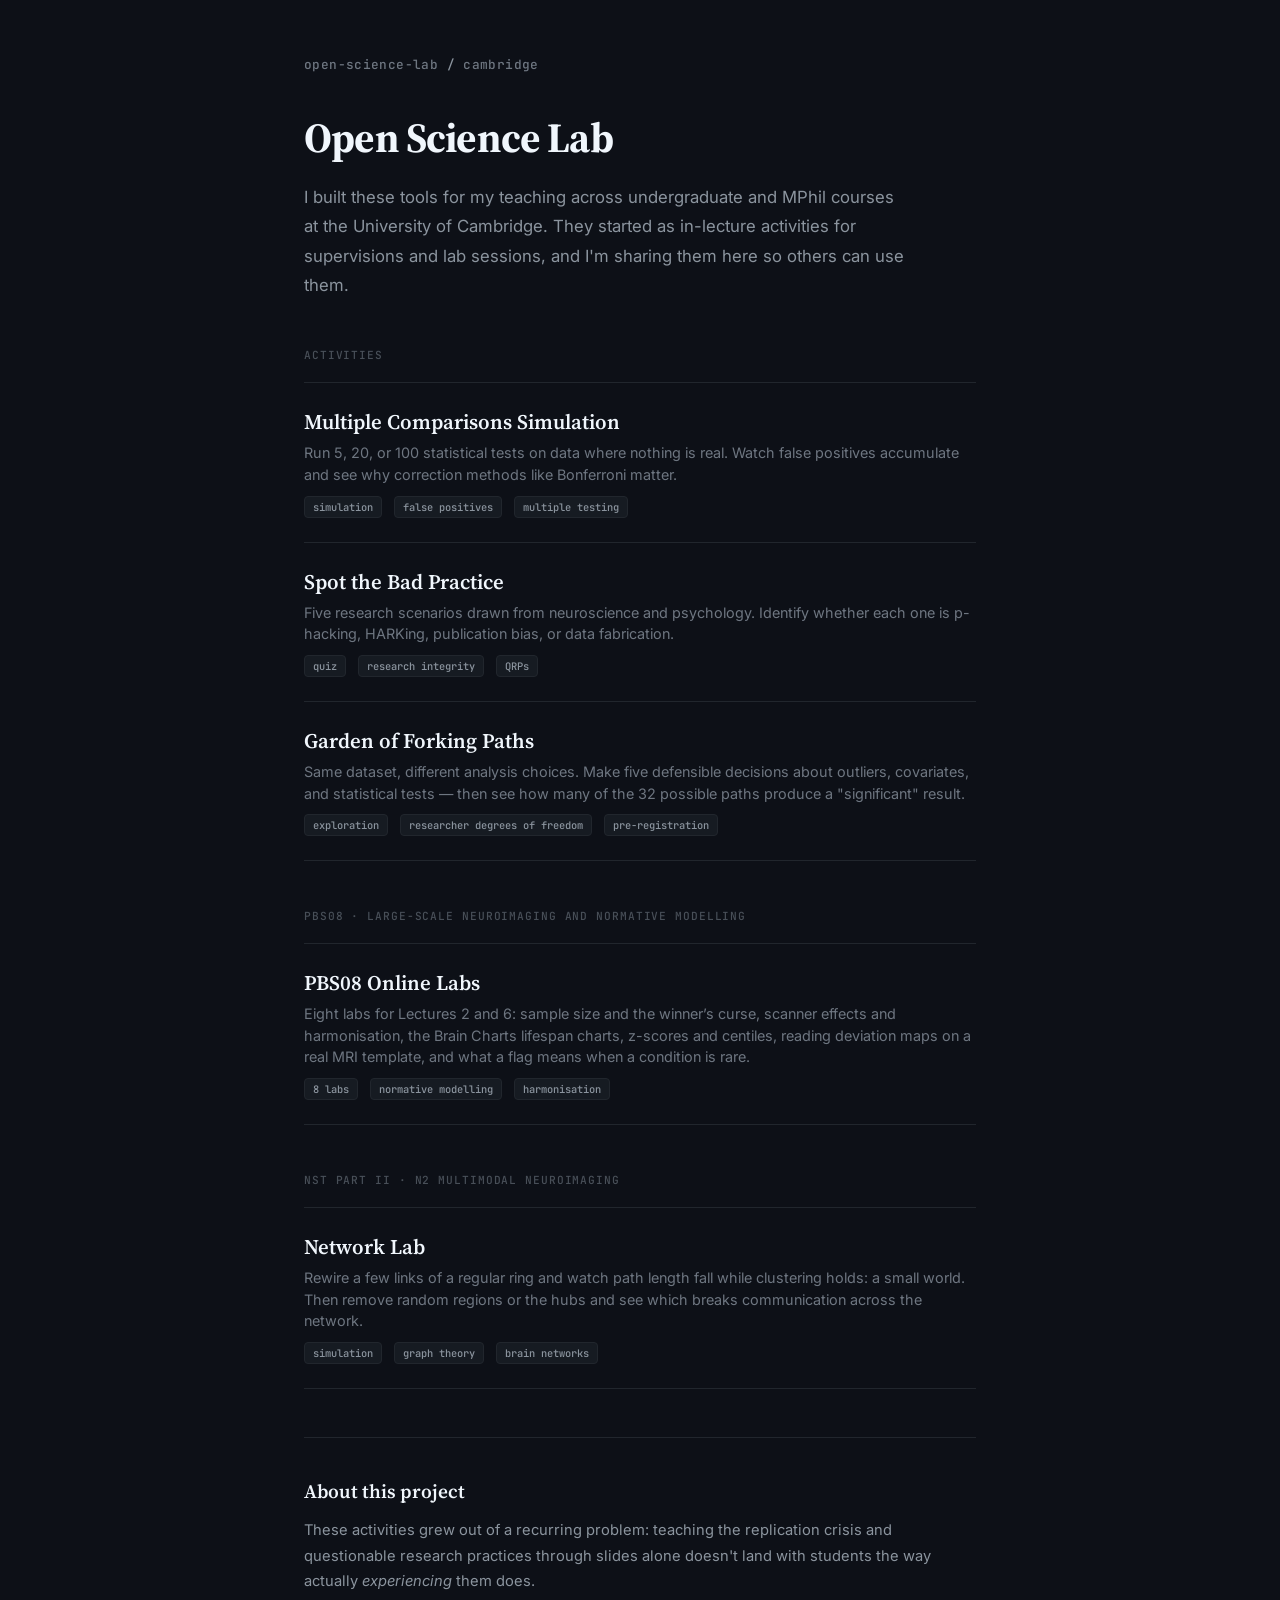
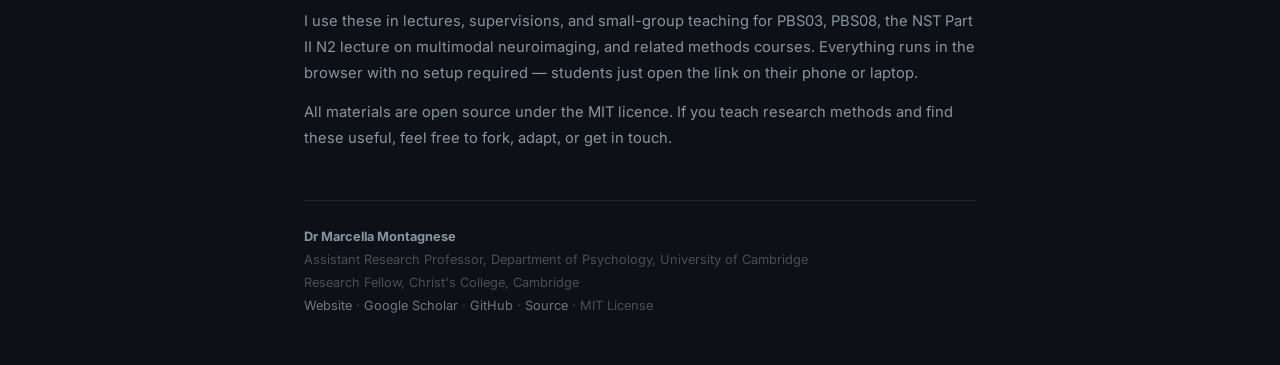
<file: index.html>
<!DOCTYPE html>
<html lang="en">
<head>
<meta charset="UTF-8">
<meta name="viewport" content="width=device-width, initial-scale=1.0">
<title>Open Science Lab — University of Cambridge</title>
<link rel="preconnect" href="https://fonts.googleapis.com">
<link href="https://fonts.googleapis.com/css2?family=Source+Serif+4:ital,wght@0,400;0,600;0,700;1,400&family=Inter:wght@400;500;600&family=JetBrains+Mono:wght@400;500&display=swap" rel="stylesheet">
<style>
  * { margin: 0; padding: 0; box-sizing: border-box; }

  body {
    font-family: 'Inter', -apple-system, BlinkMacSystemFont, sans-serif;
    background: #0d1017;
    color: #c9d1d9;
    min-height: 100vh;
    -webkit-font-smoothing: antialiased;
  }

  .page {
    max-width: 720px;
    margin: 0 auto;
    padding: 56px 24px 48px;
  }

  /* Header — clean, editorial feel */
  .site-name {
    font-family: 'JetBrains Mono', monospace;
    font-size: 0.8rem;
    font-weight: 500;
    color: #6e7681;
    letter-spacing: 0.03em;
    margin-bottom: 40px;
  }
  .site-name span { color: #8b949e; }

  h1 {
    font-family: 'Source Serif 4', Georgia, serif;
    font-size: 2.6rem;
    font-weight: 700;
    color: #f0f6fc;
    line-height: 1.2;
    letter-spacing: -0.02em;
    margin-bottom: 20px;
  }

  .intro {
    font-size: 1.05rem;
    line-height: 1.75;
    color: #8b949e;
    margin-bottom: 48px;
    max-width: 600px;
  }

  /* Divider */
  hr {
    border: none;
    border-top: 1px solid #21262d;
    margin: 40px 0;
  }

  /* Activity links */
  .activities { margin-bottom: 48px; }

  .activity-label {
    font-family: 'JetBrains Mono', monospace;
    font-size: 0.7rem;
    font-weight: 500;
    color: #484f58;
    text-transform: uppercase;
    letter-spacing: 0.08em;
    margin-bottom: 20px;
  }

  .activity {
    display: block;
    text-decoration: none;
    color: inherit;
    padding: 24px 0;
    border-bottom: 1px solid #21262d;
    transition: all 0.15s ease;
  }
  .activity:first-of-type {
    border-top: 1px solid #21262d;
  }
  .activity:hover {
    padding-left: 12px;
  }

  .activity-title {
    font-family: 'Source Serif 4', Georgia, serif;
    font-size: 1.3rem;
    font-weight: 600;
    color: #f0f6fc;
    margin-bottom: 6px;
    transition: color 0.15s;
  }
  .activity:hover .activity-title {
    color: #79c0ff;
  }

  .activity-desc {
    font-size: 0.9rem;
    color: #6e7681;
    line-height: 1.5;
  }

  .activity-meta {
    display: flex;
    gap: 12px;
    margin-top: 10px;
    flex-wrap: wrap;
  }
  .meta-tag {
    font-family: 'JetBrains Mono', monospace;
    font-size: 0.65rem;
    font-weight: 500;
    padding: 3px 8px;
    border-radius: 4px;
    background: #161b22;
    color: #8b949e;
    border: 1px solid #21262d;
  }

  /* About section */
  .about {
    margin-bottom: 48px;
  }
  .about h2 {
    font-family: 'Source Serif 4', Georgia, serif;
    font-size: 1.2rem;
    font-weight: 600;
    color: #f0f6fc;
    margin-bottom: 14px;
  }
  .about p {
    font-size: 0.92rem;
    color: #8b949e;
    line-height: 1.75;
    margin-bottom: 14px;
  }
  .about p:last-child { margin-bottom: 0; }

  /* Footer */
  .footer {
    padding-top: 24px;
    border-top: 1px solid #21262d;
    font-size: 0.8rem;
    color: #484f58;
    line-height: 1.8;
  }
  .footer a {
    color: #6e7681;
    text-decoration: none;
  }
  .footer a:hover {
    color: #8b949e;
    text-decoration: underline;
  }

  @media (max-width: 600px) {
    h1 { font-size: 2rem; }
    .page { padding: 32px 20px; }
  }
</style>
</head>
<body>
<div class="page">

  <div class="site-name">open-science-lab <span>/</span> cambridge</div>

  <h1>Open Science Lab</h1>
  <p class="intro">I built these tools for my teaching across undergraduate and MPhil courses at the University of Cambridge. They started as in-lecture activities for supervisions and lab sessions, and I'm sharing them here so others can use them.</p>

  <div class="activities">
    <div class="activity-label">Activities</div>

    <a class="activity" href="multiple_comparisons_simulation.html">
      <div class="activity-title">Multiple Comparisons Simulation</div>
      <div class="activity-desc">Run 5, 20, or 100 statistical tests on data where nothing is real. Watch false positives accumulate and see why correction methods like Bonferroni matter.</div>
      <div class="activity-meta">
        <span class="meta-tag">simulation</span>
        <span class="meta-tag">false positives</span>
        <span class="meta-tag">multiple testing</span>
      </div>
    </a>

    <a class="activity" href="spot_the_bad_practice.html">
      <div class="activity-title">Spot the Bad Practice</div>
      <div class="activity-desc">Five research scenarios drawn from neuroscience and psychology. Identify whether each one is p-hacking, HARKing, publication bias, or data fabrication.</div>
      <div class="activity-meta">
        <span class="meta-tag">quiz</span>
        <span class="meta-tag">research integrity</span>
        <span class="meta-tag">QRPs</span>
      </div>
    </a>

    <a class="activity" href="garden_of_forking_paths.html">
      <div class="activity-title">Garden of Forking Paths</div>
      <div class="activity-desc">Same dataset, different analysis choices. Make five defensible decisions about outliers, covariates, and statistical tests — then see how many of the 32 possible paths produce a "significant" result.</div>
      <div class="activity-meta">
        <span class="meta-tag">exploration</span>
        <span class="meta-tag">researcher degrees of freedom</span>
        <span class="meta-tag">pre-registration</span>
      </div>
    </a>
  </div>

  <div class="activities">
    <div class="activity-label">PBS08 · Large-scale neuroimaging and normative modelling</div>

    <a class="activity" href="pbs08-labs/index.html">
      <div class="activity-title">PBS08 Online Labs</div>
      <div class="activity-desc">Eight labs for Lectures 2 and 6: sample size and the winner’s curse, scanner effects and harmonisation, the Brain Charts lifespan charts, z-scores and centiles, reading deviation maps on a real MRI template, and what a flag means when a condition is rare.</div>
      <div class="activity-meta">
        <span class="meta-tag">8 labs</span>
        <span class="meta-tag">normative modelling</span>
        <span class="meta-tag">harmonisation</span>
      </div>
    </a>
  </div>

  <div class="activities">
    <div class="activity-label">NST Part II · N2 Multimodal neuroimaging</div>

    <a class="activity" href="n2-labs/network_lab.html">
      <div class="activity-title">Network Lab</div>
      <div class="activity-desc">Rewire a few links of a regular ring and watch path length fall while clustering holds: a small world. Then remove random regions or the hubs and see which breaks communication across the network.</div>
      <div class="activity-meta">
        <span class="meta-tag">simulation</span>
        <span class="meta-tag">graph theory</span>
        <span class="meta-tag">brain networks</span>
      </div>
    </a>
  </div>

  <hr>

  <div class="about">
    <h2>About this project</h2>
    <p>These activities grew out of a recurring problem: teaching the replication crisis and questionable research practices through slides alone doesn't land with students the way actually <em>experiencing</em> them does.</p>
    <p>I use these in lectures, supervisions, and small-group teaching for PBS03, PBS08, the NST Part II N2 lecture on multimodal neuroimaging, and related methods courses. Everything runs in the browser with no setup required — students just open the link on their phone or laptop.</p>
    <p>All materials are open source under the MIT licence. If you teach research methods and find these useful, feel free to fork, adapt, or get in touch.</p>
  </div>

  <div class="footer">
    <strong style="color:#8b949e;">Dr Marcella Montagnese</strong><br>
    Assistant Research Professor, Department of Psychology, University of Cambridge<br>
    Research Fellow, Christ's College, Cambridge<br>
    <a href="https://www.marcellamontagnese.com">Website</a> &middot;
    <a href="https://scholar.google.com/citations?user=Gq8GSfMAAAAJ">Google Scholar</a> &middot;
    <a href="https://github.com/marcellamontagnese">GitHub</a> &middot;
    <a href="https://github.com/marcellamontagnese/teaching-open-science-lab">Source</a> &middot;
    MIT License
  </div>

</div>
</body>
</html>
</file>
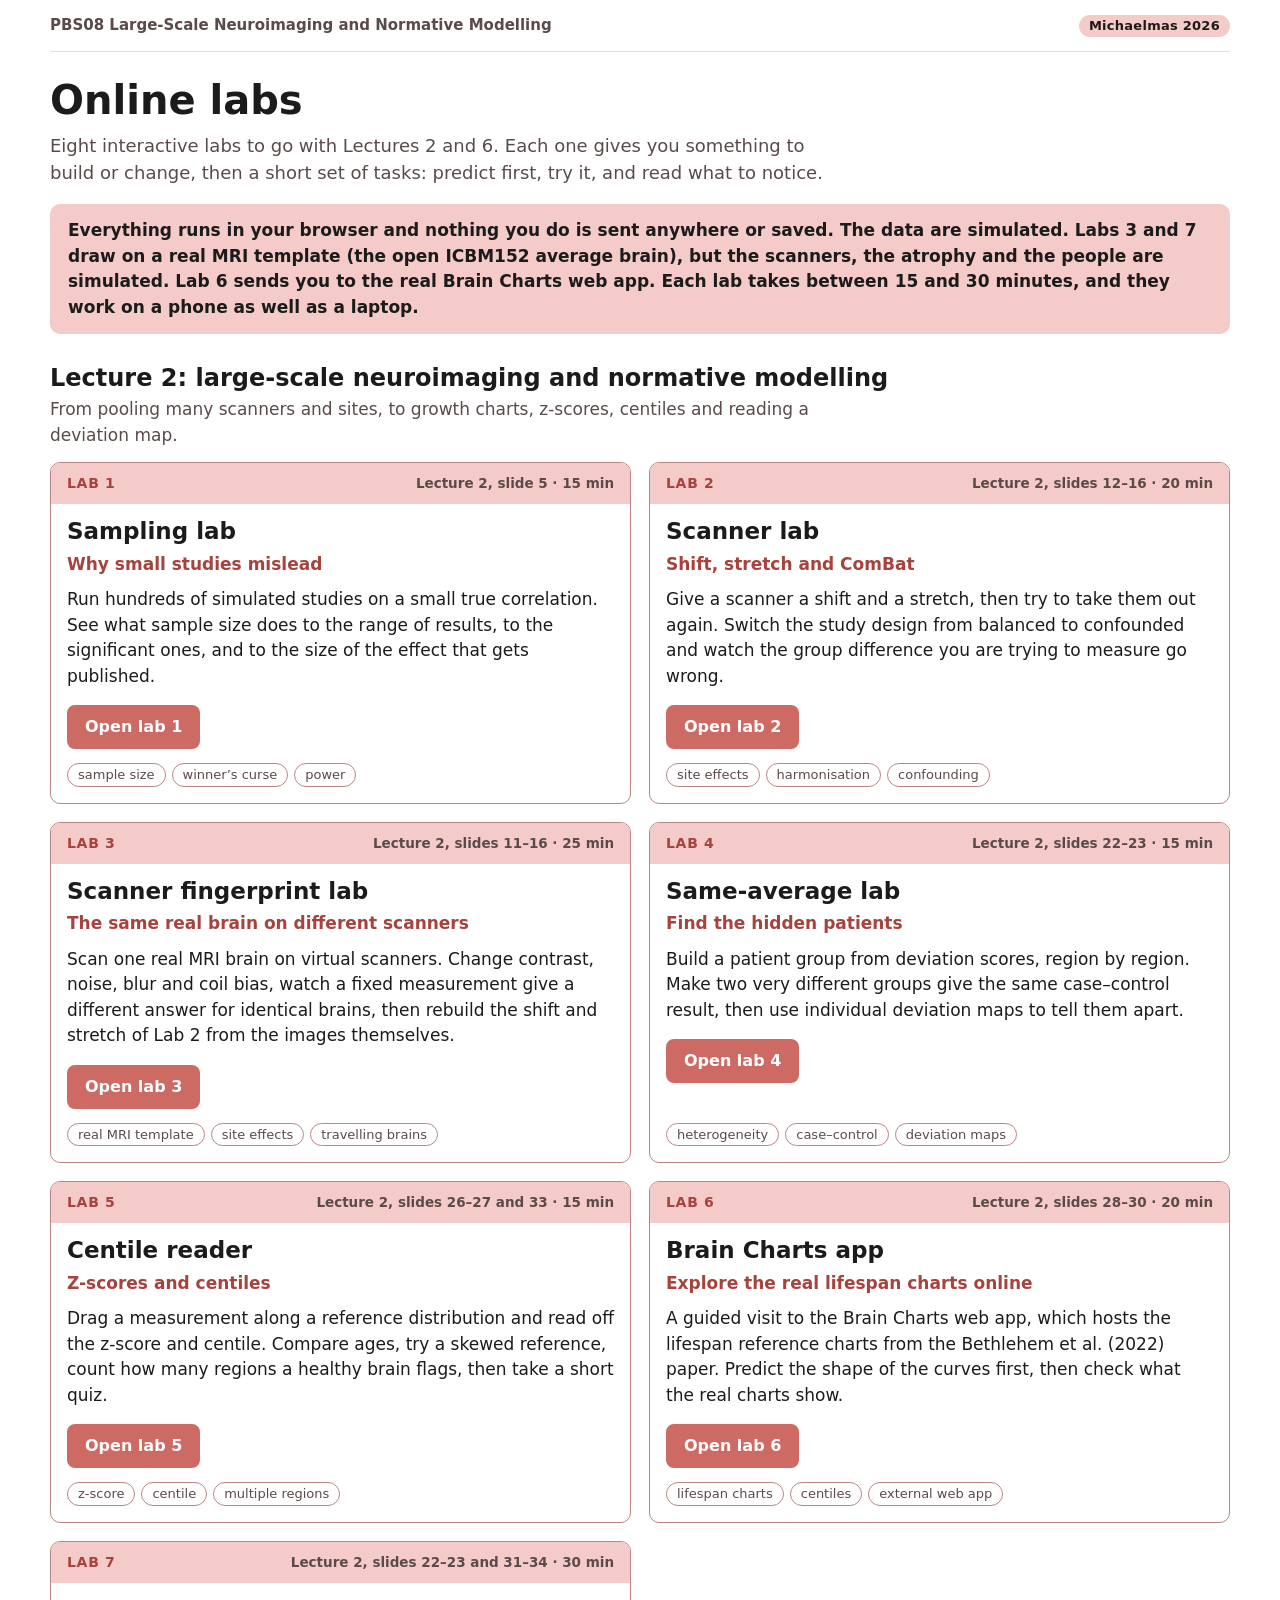
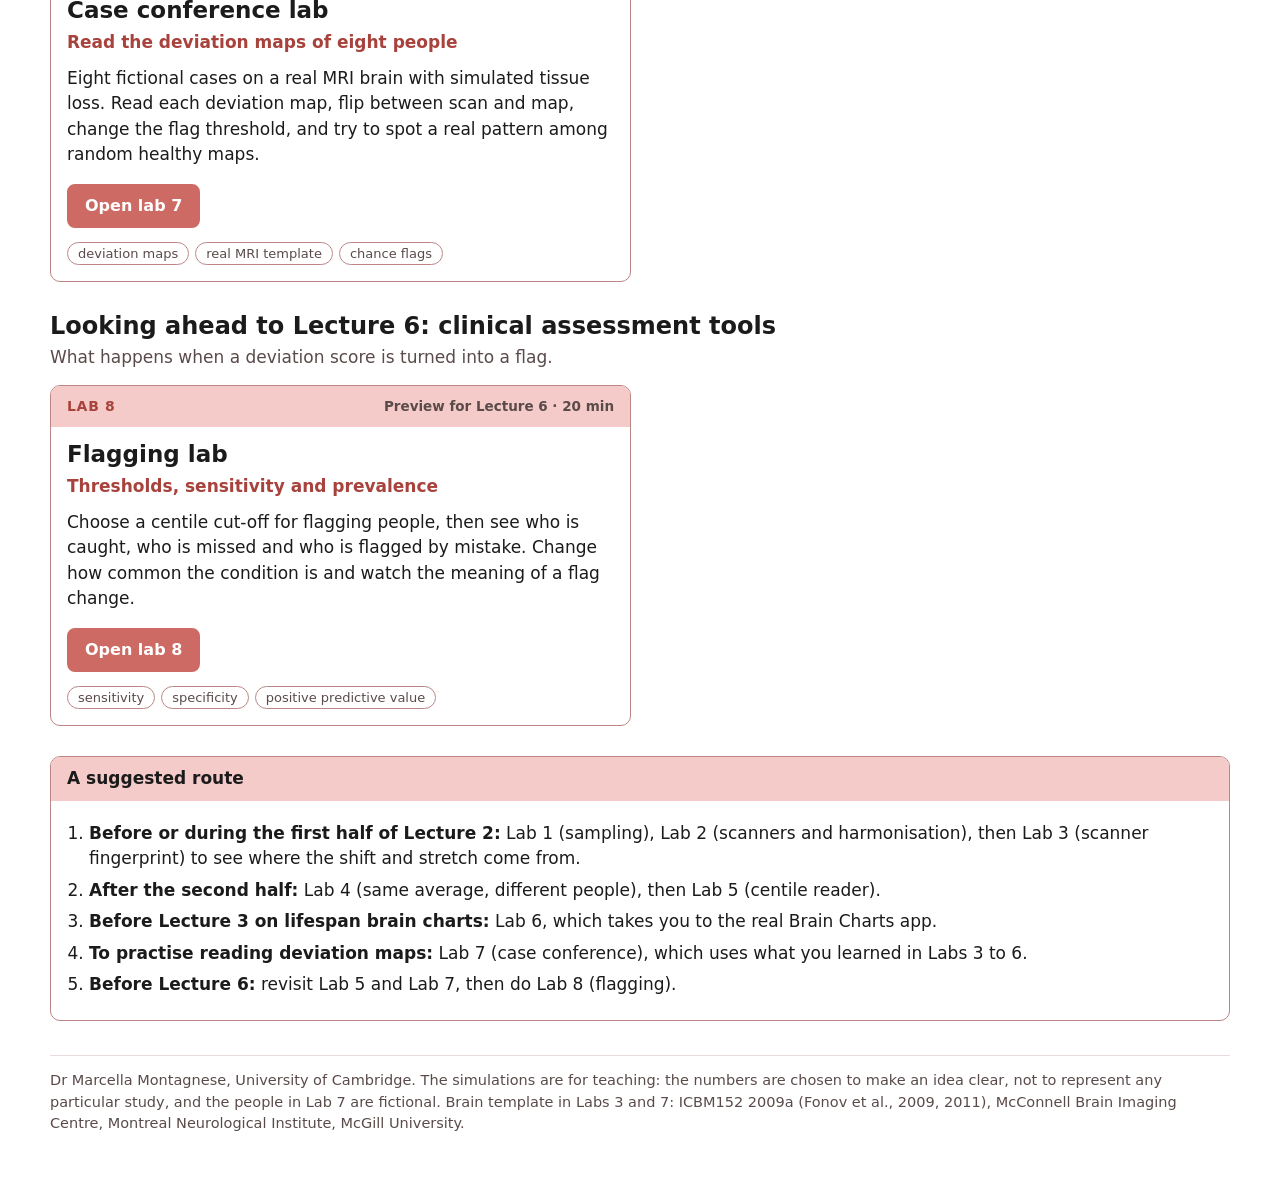
<file: pbs08-labs/index.html>
<!doctype html>
<html lang="en-GB">
<head>
<meta charset="utf-8">
<meta name="viewport" content="width=device-width, initial-scale=1">
<title>PBS08 online labs</title>
<link rel="stylesheet" href="shared.css">
<style>
  .grid { display: grid; grid-template-columns: repeat(2, minmax(0, 1fr)); gap: 18px; margin-bottom: 30px; }
  @media (max-width: 760px) { .grid { grid-template-columns: minmax(0, 1fr); } }
  .lcard { display: flex; flex-direction: column; border: 1.25px solid var(--rose); border-radius: 10px; background: var(--card); overflow: hidden; min-width: 0; }
  .lcard .top { background: var(--pink); padding: 10px 16px; display: flex; align-items: baseline; justify-content: space-between; gap: 10px; flex-wrap: wrap; }
  .lcard .num { font-weight: 800; font-size: 14px; letter-spacing: .05em; text-transform: uppercase; color: var(--coral-ink); }
  .lcard .meta { font-size: 13.5px; color: var(--muted); font-weight: 700; }
  .lcard .inner { padding: 14px 16px 16px; display: flex; flex-direction: column; gap: 8px; flex: 1; }
  .lcard h2 { margin: 0; font-size: 23px; }
  .lcard .subt { font-weight: 700; color: var(--coral-ink); margin: -2px 0 2px; }
  .lcard p { margin: 0; }
  .tags { display: flex; flex-wrap: wrap; gap: 6px; margin-top: auto; padding-top: 6px; }
  .tags span { font-size: 13px; border: 1px solid var(--rose); border-radius: 99px; padding: 1px 10px; color: var(--muted); }
  .open { align-self: flex-start; margin-top: 8px; text-decoration: none; display: inline-block; }
  h2.sec { font-size: 24px; margin: 30px 0 4px; }
  p.secsub { color: var(--muted); margin: 0 0 14px; max-width: 75ch; }
  ol.route { margin: 6px 0 0; padding-left: 22px; }
  ol.route li { margin-bottom: 6px; }
  .foot { margin-top: 34px; padding-top: 14px; border-top: 1px solid var(--grid); font-size: 14.5px; color: var(--muted); }
</style>
</head>
<body>
<div class="wrap" id="root">
  <noscript><p class="callout">These labs need JavaScript. Please enable it and reload.</p></noscript>
</div>
<script src="shared.js"></script>
<script>
(function () {
  const { h } = PBS;
  const root = document.getElementById('root');
  root.append(
    h('div', { class: 'topbar' }, h('div', { class: 'crumbs' }, h('strong', {}, 'PBS08 Large-Scale Neuroimaging and Normative Modelling')), h('div', {}, h('span', { class: 'pill' }, 'Michaelmas 2026'))),
    h('h1', {}, 'Online labs'),
    h('p', { class: 'sub' }, 'Eight interactive labs to go with Lectures 2 and 6. Each one gives you something to build or change, then a short set of tasks: predict first, try it, and read what to notice.'),
    h('div', { class: 'callout' }, 'Everything runs in your browser and nothing you do is sent anywhere or saved. The data are simulated. Labs 3 and 7 draw on a real MRI template (the open ICBM152 average brain), but the scanners, the atrophy and the people are simulated. Lab 6 sends you to the real Brain Charts web app. Each lab takes between 15 and 30 minutes, and they work on a phone as well as a laptop.'));

  const card = (l) => h('article', { class: 'lcard' },
    h('div', { class: 'top' }, h('span', { class: 'num' }, 'Lab ' + l.n), h('span', { class: 'meta' }, l.lecture + ' · ' + l.time)),
    h('div', { class: 'inner' }, h('h2', {}, l.title), h('div', { class: 'subt' }, l.sub), h('p', {}, l.blurb),
      h('a', { class: 'btn open', href: l.file }, 'Open lab ' + l.n), h('div', { class: 'tags' }, l.tags.map((t) => h('span', {}, t)))));

  const L2 = PBS.LABS.filter((l) => l.n <= 7), L6 = PBS.LABS.filter((l) => l.n === 8);
  root.append(
    h('h2', { class: 'sec' }, 'Lecture 2: large-scale neuroimaging and normative modelling'),
    h('p', { class: 'secsub' }, 'From pooling many scanners and sites, to growth charts, z-scores, centiles and reading a deviation map.'),
    h('div', { class: 'grid' }, L2.map(card)),
    h('h2', { class: 'sec' }, 'Looking ahead to Lecture 6: clinical assessment tools'),
    h('p', { class: 'secsub' }, 'What happens when a deviation score is turned into a flag.'),
    h('div', { class: 'grid' }, L6.map(card)),
    h('section', { class: 'card' }, h('div', { class: 'head' }, h('span', {}, 'A suggested route')),
      h('div', { class: 'body' }, h('ol', { class: 'route' },
        h('li', { html: '<b>Before or during the first half of Lecture 2:</b> Lab 1 (sampling), Lab 2 (scanners and harmonisation), then Lab 3 (scanner fingerprint) to see where the shift and stretch come from.' }),
        h('li', { html: '<b>After the second half:</b> Lab 4 (same average, different people), then Lab 5 (centile reader).' }),
        h('li', { html: '<b>Before Lecture 3 on lifespan brain charts:</b> Lab 6, which takes you to the real Brain Charts app.' }),
        h('li', { html: '<b>To practise reading deviation maps:</b> Lab 7 (case conference), which uses what you learned in Labs 3 to 6.' }),
        h('li', { html: '<b>Before Lecture 6:</b> revisit Lab 5 and Lab 7, then do Lab 8 (flagging).' })))));
  root.append(h('div', { class: 'foot' }, 'Dr Marcella Montagnese, University of Cambridge. The simulations are for teaching: the numbers are chosen to make an idea clear, not to represent any particular study, and the people in Lab 7 are fictional. Brain template in Labs 3 and 7: ICBM152 2009a (Fonov et al., 2009, 2011), McConnell Brain Imaging Centre, Montreal Neurological Institute, McGill University.'));
})();
</script>
</body>
</html>
</file>
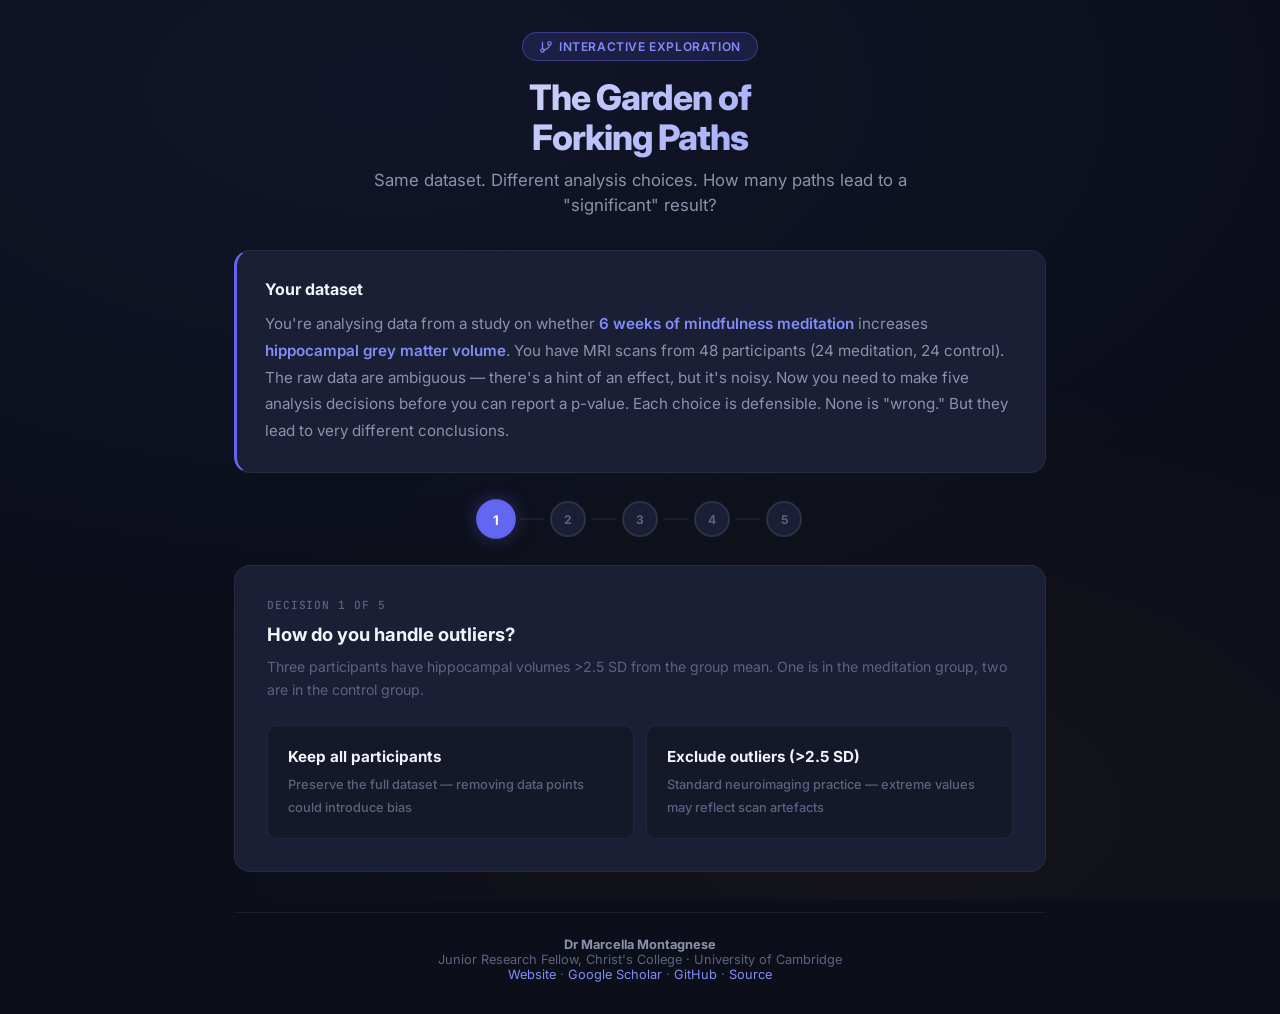
<file: garden_of_forking_paths.html>
<!DOCTYPE html>
<html lang="en">
<head>
<meta charset="UTF-8">
<meta name="viewport" content="width=device-width, initial-scale=1.0">
<title>Garden of Forking Paths — Open Science Lab</title>
<link rel="preconnect" href="https://fonts.googleapis.com">
<link href="https://fonts.googleapis.com/css2?family=Inter:wght@300;400;500;600;700;800&family=JetBrains+Mono:wght@400;500;600&display=swap" rel="stylesheet">
<style>
  :root {
    --bg-primary: #0c0f1a;
    --bg-secondary: #141829;
    --bg-card: #1a1f35;
    --bg-card-hover: #1e2440;
    --border: rgba(255,255,255,0.06);
    --border-active: rgba(99,102,241,0.4);
    --text-primary: #f1f3f9;
    --text-secondary: #8b92ab;
    --text-muted: #5c6380;
    --accent: #6366f1;
    --accent-light: #818cf8;
    --accent-glow: rgba(99,102,241,0.15);
    --danger: #ef4444;
    --danger-soft: rgba(239,68,68,0.12);
    --danger-border: rgba(239,68,68,0.25);
    --safe: #3b82f6;
    --safe-soft: rgba(59,130,246,0.12);
    --safe-border: rgba(59,130,246,0.25);
    --success: #10b981;
    --success-soft: rgba(16,185,129,0.12);
    --success-border: rgba(16,185,129,0.25);
    --warning: #f59e0b;
    --warning-soft: rgba(245,158,11,0.12);
    --warning-border: rgba(245,158,11,0.2);
    --radius: 16px;
    --radius-sm: 10px;
    --radius-xs: 6px;
  }

  * { margin: 0; padding: 0; box-sizing: border-box; }

  body {
    font-family: 'Inter', -apple-system, BlinkMacSystemFont, sans-serif;
    background: var(--bg-primary);
    color: var(--text-primary);
    min-height: 100vh;
    -webkit-font-smoothing: antialiased;
  }

  body::before {
    content: '';
    position: fixed;
    top: 0; left: 0; right: 0; bottom: 0;
    background:
      radial-gradient(ellipse 80% 60% at 30% 10%, rgba(99,102,241,0.07), transparent),
      radial-gradient(ellipse 60% 50% at 70% 90%, rgba(245,158,11,0.04), transparent);
    pointer-events: none;
    z-index: 0;
  }

  .container {
    max-width: 860px;
    margin: 0 auto;
    padding: 32px 24px;
    position: relative;
    z-index: 1;
  }

  /* Header */
  .header {
    text-align: center;
    margin-bottom: 32px;
  }
  .header-badge {
    display: inline-flex;
    align-items: center;
    gap: 6px;
    background: var(--accent-glow);
    border: 1px solid var(--border-active);
    border-radius: 100px;
    padding: 6px 16px;
    font-size: 0.75rem;
    font-weight: 600;
    color: var(--accent-light);
    letter-spacing: 0.05em;
    text-transform: uppercase;
    margin-bottom: 16px;
  }
  h1 {
    font-size: 2.2rem;
    font-weight: 800;
    letter-spacing: -0.03em;
    line-height: 1.15;
    background: linear-gradient(135deg, #f1f3f9 0%, #818cf8 100%);
    -webkit-background-clip: text;
    -webkit-text-fill-color: transparent;
    background-clip: text;
    margin-bottom: 10px;
  }
  .subtitle {
    color: var(--text-secondary);
    font-size: 1.05rem;
    max-width: 620px;
    margin: 0 auto;
    line-height: 1.5;
  }

  /* Scenario intro */
  .scenario-box {
    background: var(--bg-card);
    border: 1px solid var(--border);
    border-radius: var(--radius);
    padding: 28px;
    margin-bottom: 28px;
    border-left: 3px solid var(--accent);
  }
  .scenario-box h2 {
    font-size: 1rem;
    font-weight: 700;
    color: var(--text-primary);
    margin-bottom: 12px;
  }
  .scenario-box p {
    font-size: 0.95rem;
    line-height: 1.75;
    color: var(--text-secondary);
  }
  .scenario-box em { color: var(--accent-light); font-style: normal; font-weight: 600; }

  /* Progress steps */
  .step-progress {
    display: flex;
    justify-content: center;
    gap: 6px;
    margin-bottom: 28px;
    align-items: center;
  }
  .step-dot {
    width: 36px;
    height: 36px;
    border-radius: 50%;
    display: flex;
    align-items: center;
    justify-content: center;
    font-size: 0.75rem;
    font-weight: 700;
    border: 2px solid rgba(255,255,255,0.08);
    background: var(--bg-card);
    color: var(--text-muted);
    transition: all 0.3s ease;
  }
  .step-dot.active {
    border-color: var(--accent);
    background: var(--accent);
    color: #fff;
    box-shadow: 0 0 16px rgba(99,102,241,0.35);
    transform: scale(1.1);
  }
  .step-dot.done {
    border-color: var(--success);
    background: var(--success-soft);
    color: var(--success);
  }
  .step-connector {
    width: 24px;
    height: 2px;
    background: rgba(255,255,255,0.06);
    border-radius: 1px;
  }
  .step-connector.done { background: var(--success); opacity: 0.4; }

  /* Decision card */
  .decision-card {
    background: var(--bg-card);
    border: 1px solid var(--border);
    border-radius: var(--radius);
    padding: 32px;
    margin-bottom: 20px;
    animation: fadeUp 0.35s ease;
  }
  @keyframes fadeUp {
    from { opacity: 0; transform: translateY(12px); }
    to { opacity: 1; transform: translateY(0); }
  }

  .decision-label {
    font-family: 'JetBrains Mono', monospace;
    font-size: 0.7rem;
    font-weight: 500;
    color: var(--text-muted);
    text-transform: uppercase;
    letter-spacing: 0.08em;
    margin-bottom: 10px;
  }
  .decision-question {
    font-size: 1.15rem;
    font-weight: 700;
    color: var(--text-primary);
    margin-bottom: 8px;
    line-height: 1.4;
  }
  .decision-context {
    font-size: 0.88rem;
    color: var(--text-muted);
    line-height: 1.6;
    margin-bottom: 24px;
  }

  .choice-buttons {
    display: grid;
    grid-template-columns: 1fr 1fr;
    gap: 12px;
  }
  @media (max-width: 560px) {
    .choice-buttons { grid-template-columns: 1fr; }
  }

  .choice-btn {
    padding: 20px;
    border-radius: var(--radius-sm);
    border: 1px solid var(--border);
    background: var(--bg-secondary);
    color: var(--text-secondary);
    font-family: 'Inter', sans-serif;
    font-size: 0.95rem;
    font-weight: 500;
    cursor: pointer;
    transition: all 0.2s ease;
    text-align: left;
    line-height: 1.5;
  }
  .choice-btn:hover {
    border-color: var(--border-active);
    background: var(--bg-card-hover);
    color: var(--text-primary);
    transform: translateY(-2px);
    box-shadow: 0 4px 20px rgba(0,0,0,0.2);
  }
  .choice-btn .choice-label {
    display: block;
    font-weight: 700;
    color: var(--text-primary);
    margin-bottom: 4px;
    font-size: 0.95rem;
  }
  .choice-btn .choice-detail {
    font-size: 0.8rem;
    color: var(--text-muted);
  }
  .choice-btn.selected {
    border-color: var(--accent);
    background: var(--accent-glow);
    color: var(--accent-light);
  }
  .choice-btn.selected .choice-label { color: var(--accent-light); }
  .choice-btn.selected .choice-detail { color: var(--accent-light); opacity: 0.7; }

  /* Result screen */
  .result-screen {
    display: none;
    animation: fadeUp 0.5s ease;
  }

  .your-result {
    background: var(--bg-card);
    border: 1px solid var(--border);
    border-radius: var(--radius);
    padding: 32px;
    text-align: center;
    margin-bottom: 24px;
  }
  .your-result h2 {
    font-size: 1.1rem;
    font-weight: 700;
    margin-bottom: 16px;
    color: var(--text-secondary);
  }
  .p-value-display {
    font-family: 'JetBrains Mono', monospace;
    font-size: 3.5rem;
    font-weight: 700;
    margin-bottom: 8px;
    line-height: 1;
  }
  .p-value-display.significant { color: var(--danger); }
  .p-value-display.not-significant { color: var(--safe); }
  .p-verdict {
    font-size: 1rem;
    font-weight: 600;
    margin-bottom: 16px;
  }
  .p-verdict.sig { color: var(--danger); }
  .p-verdict.ns { color: var(--safe); }

  .your-choices {
    display: flex;
    flex-wrap: wrap;
    gap: 8px;
    justify-content: center;
    margin-top: 16px;
  }
  .your-choice-tag {
    font-family: 'JetBrains Mono', monospace;
    font-size: 0.65rem;
    padding: 4px 10px;
    border-radius: 4px;
    background: var(--bg-primary);
    color: var(--text-muted);
    border: 1px solid var(--border);
  }

  /* All paths map */
  .all-paths {
    background: var(--bg-card);
    border: 1px solid var(--border);
    border-radius: var(--radius);
    padding: 28px;
    margin-bottom: 24px;
  }
  .all-paths h2 {
    font-size: 1rem;
    font-weight: 700;
    color: var(--text-primary);
    margin-bottom: 6px;
  }
  .all-paths .summary-line {
    font-size: 0.9rem;
    color: var(--text-secondary);
    margin-bottom: 20px;
    line-height: 1.6;
  }
  .all-paths .summary-line strong { color: var(--warning); }

  .paths-grid {
    display: flex;
    flex-wrap: wrap;
    gap: 4px;
    margin-bottom: 20px;
  }
  .path-cell {
    width: 38px;
    height: 38px;
    border-radius: var(--radius-xs);
    display: flex;
    align-items: center;
    justify-content: center;
    font-family: 'JetBrains Mono', monospace;
    font-size: 0.55rem;
    font-weight: 600;
    cursor: pointer;
    transition: all 0.2s ease;
    position: relative;
  }
  .path-cell.sig {
    background: var(--danger-soft);
    color: var(--danger);
    border: 1px solid var(--danger-border);
  }
  .path-cell.ns {
    background: var(--safe-soft);
    color: var(--safe);
    border: 1px solid var(--safe-border);
  }
  .path-cell.yours {
    box-shadow: 0 0 0 2px var(--warning), 0 0 12px rgba(245,158,11,0.3);
    transform: scale(1.15);
    z-index: 2;
  }
  .path-cell:hover {
    transform: scale(1.2);
    z-index: 3;
  }

  .path-tooltip {
    display: none;
    position: fixed;
    background: var(--bg-primary);
    border: 1px solid var(--border);
    border-radius: var(--radius-sm);
    padding: 14px 18px;
    font-size: 0.78rem;
    color: var(--text-secondary);
    line-height: 1.6;
    z-index: 100;
    max-width: 280px;
    pointer-events: none;
    box-shadow: 0 8px 32px rgba(0,0,0,0.4);
  }
  .path-tooltip.visible { display: block; }
  .path-tooltip strong { color: var(--text-primary); }

  /* Stats bar */
  .stats-row {
    display: grid;
    grid-template-columns: repeat(3, 1fr);
    gap: 12px;
    margin-bottom: 24px;
  }
  @media (max-width: 560px) {
    .stats-row { grid-template-columns: 1fr; }
  }
  .stat-card {
    background: var(--bg-card);
    border: 1px solid var(--border);
    border-radius: var(--radius);
    padding: 20px;
    text-align: center;
  }
  .stat-number {
    font-family: 'JetBrains Mono', monospace;
    font-size: 2rem;
    font-weight: 700;
    line-height: 1;
    margin-bottom: 6px;
  }
  .stat-label {
    font-size: 0.72rem;
    font-weight: 500;
    color: var(--text-muted);
    text-transform: uppercase;
    letter-spacing: 0.04em;
  }

  /* Explanation */
  .explanation {
    padding: 24px;
    background: rgba(245,158,11,0.04);
    border-radius: var(--radius);
    border: 1px solid var(--warning-border);
    font-size: 0.9rem;
    line-height: 1.75;
    color: var(--text-secondary);
    margin-bottom: 24px;
  }
  .explanation strong { color: var(--warning); }

  /* Buttons */
  .btn-row {
    display: flex;
    justify-content: center;
    gap: 12px;
    flex-wrap: wrap;
  }
  .btn {
    padding: 12px 28px;
    border-radius: var(--radius-sm);
    border: none;
    font-family: 'Inter', sans-serif;
    font-size: 0.9rem;
    font-weight: 600;
    cursor: pointer;
    transition: all 0.2s ease;
    display: inline-flex;
    align-items: center;
    gap: 8px;
  }
  .btn-primary {
    background: var(--accent);
    color: #fff;
    box-shadow: 0 2px 12px rgba(99,102,241,0.25);
  }
  .btn-primary:hover {
    background: var(--accent-light);
    transform: translateY(-1px);
  }
  .btn-secondary {
    background: var(--bg-card);
    color: var(--text-secondary);
    border: 1px solid var(--border);
  }
  .btn-secondary:hover { color: var(--text-primary); background: var(--bg-card-hover); }

  .hidden { display: none; }

  /* Footer */
  .footer {
    text-align: center;
    margin-top: 40px;
    padding-top: 24px;
    border-top: 1px solid var(--border);
    color: var(--text-muted);
    font-size: 0.8rem;
  }
  .footer a { color: var(--accent-light); text-decoration: none; }
  .footer a:hover { text-decoration: underline; }
</style>
</head>
<body>
<div class="container">
  <div class="header">
    <div class="header-badge">
      <svg width="14" height="14" viewBox="0 0 24 24" fill="none" stroke="currentColor" stroke-width="2"><path d="M6 3v12"/><path d="M18 9a3 3 0 100-6 3 3 0 000 6z"/><path d="M6 21a3 3 0 100-6 3 3 0 000 6z"/><path d="M18 9c0 4-6 8-12 8"/></svg>
      Interactive Exploration
    </div>
    <h1>The Garden of<br>Forking Paths</h1>
    <p class="subtitle">Same dataset. Different analysis choices. How many paths lead to a "significant" result?</p>
  </div>

  <div class="scenario-box">
    <h2>Your dataset</h2>
    <p>You're analysing data from a study on whether <em>6 weeks of mindfulness meditation</em> increases <em>hippocampal grey matter volume</em>. You have MRI scans from 48 participants (24 meditation, 24 control). The raw data are ambiguous — there's a hint of an effect, but it's noisy. Now you need to make five analysis decisions before you can report a p-value. Each choice is defensible. None is "wrong." But they lead to very different conclusions.</p>
  </div>

  <div class="step-progress" id="stepProgress"></div>

  <div id="decisionArea"></div>

  <div class="result-screen" id="resultScreen">
    <div class="your-result" id="yourResult">
      <h2>Your analysis path produced</h2>
      <div class="p-value-display" id="pValueDisplay"></div>
      <div class="p-verdict" id="pVerdict"></div>
      <div class="your-choices" id="yourChoices"></div>
    </div>

    <div class="stats-row">
      <div class="stat-card">
        <div class="stat-number" style="color: var(--danger);" id="statSig">0</div>
        <div class="stat-label">Paths → p &lt; .05</div>
      </div>
      <div class="stat-card">
        <div class="stat-number" style="color: var(--safe);" id="statNS">0</div>
        <div class="stat-label">Paths → p ≥ .05</div>
      </div>
      <div class="stat-card">
        <div class="stat-number" style="color: var(--warning);" id="statRate">0%</div>
        <div class="stat-label">Significant rate</div>
      </div>
    </div>

    <div class="all-paths" id="allPathsSection">
      <h2>All 32 analysis paths</h2>
      <p class="summary-line" id="summaryLine"></p>
      <div class="paths-grid" id="pathsGrid"></div>
    </div>

    <div class="explanation">
      <strong>This is the Garden of Forking Paths.</strong> The term comes from statistician Andrew Gelman. Even without any intention to cheat, the flexibility in data analysis means that many defensible pipelines exist for the same dataset. If a researcher (consciously or not) tries a few different approaches and reports the one that "works," the published p-value no longer means what it claims to. This is why <strong>pre-registration</strong> matters — it locks in analysis decisions <em>before</em> seeing the data, closing off the forking paths.
    </div>

    <div class="btn-row">
      <button class="btn btn-primary" onclick="restart()">
        <svg width="16" height="16" viewBox="0 0 24 24" fill="none" stroke="currentColor" stroke-width="2.5"><polyline points="1 4 1 10 7 10"/><path d="M3.51 15a9 9 0 102.13-9.36L1 10"/></svg>
        Try different choices
      </button>
      <button class="btn btn-secondary" onclick="randomWalk()">
        <svg width="16" height="16" viewBox="0 0 24 24" fill="none" stroke="currentColor" stroke-width="2"><rect x="2" y="2" width="20" height="20" rx="5" ry="5"/><path d="M16 8l-8 8"/><circle cx="8" cy="8" r="1.5"/><circle cx="16" cy="16" r="1.5"/></svg>
        Random path
      </button>
    </div>
  </div>

  <div class="path-tooltip" id="tooltip"></div>

  <div class="footer">
    <strong style="color:var(--text-secondary);">Dr Marcella Montagnese</strong><br>
    Junior Research Fellow, Christ's College &middot; University of Cambridge<br>
    <a href="https://www.marcellamontagnese.com">Website</a> &middot;
    <a href="https://scholar.google.com/citations?user=Gq8GSfMAAAAJ">Google Scholar</a> &middot;
    <a href="https://github.com/marcellamontagnese">GitHub</a> &middot;
    <a href="https://github.com/marcellamontagnese/teaching-open-science-lab">Source</a>
  </div>
</div>

<script>
// ── Decision points ──
const decisions = [
  {
    label: "Decision 1 of 5",
    question: "How do you handle outliers?",
    context: "Three participants have hippocampal volumes >2.5 SD from the group mean. One is in the meditation group, two are in the control group.",
    options: [
      { label: "Keep all participants", detail: "Preserve the full dataset — removing data points could introduce bias" },
      { label: "Exclude outliers (>2.5 SD)", detail: "Standard neuroimaging practice — extreme values may reflect scan artefacts" }
    ],
    shortLabels: ["Keep outliers", "Exclude outliers"]
  },
  {
    label: "Decision 2 of 5",
    question: "Do you transform the data?",
    context: "Hippocampal volume data are slightly right-skewed (skewness = 0.8). A log-transform would improve normality.",
    options: [
      { label: "Use raw volumes", detail: "Easier to interpret — the skew is mild enough that parametric tests should be robust" },
      { label: "Log-transform volumes", detail: "Better satisfies normality assumptions and reduces the influence of extreme values" }
    ],
    shortLabels: ["Raw data", "Log-transform"]
  },
  {
    label: "Decision 3 of 5",
    question: "Which covariates do you include?",
    context: "Age and total intracranial volume (TIV) are known to affect hippocampal volume. Including them increases precision but costs degrees of freedom.",
    options: [
      { label: "No covariates (simple comparison)", detail: "Straightforward two-group comparison — fewer assumptions, more power if covariates are weak" },
      { label: "Control for age + TIV", detail: "Standard practice in structural MRI studies — isolates the meditation effect from confounds" }
    ],
    shortLabels: ["No covariates", "Age + TIV"]
  },
  {
    label: "Decision 4 of 5",
    question: "Which participants do you include?",
    context: "In the meditation group, 5 out of 24 participants attended fewer than 75% of sessions. They technically received the intervention, but the \"dose\" was low.",
    options: [
      { label: "Include everyone (intention-to-treat)", detail: "Preserves randomisation and avoids post-hoc selection — the gold standard for trials" },
      { label: "Only high-adherence (≥75%)", detail: "Tests the effect of actually doing meditation, not just being assigned to it" }
    ],
    shortLabels: ["All participants", "High-adherence only"]
  },
  {
    label: "Decision 5 of 5",
    question: "Which statistical test?",
    context: "You could use a parametric test (independent-samples t-test or ANCOVA depending on covariates) or a non-parametric alternative (permutation test).",
    options: [
      { label: "Parametric test", detail: "More powerful if assumptions hold — t-test without covariates, ANCOVA with covariates" },
      { label: "Permutation test", detail: "Assumption-free — shuffles group labels 10,000 times to build the null distribution" }
    ],
    shortLabels: ["Parametric", "Permutation"]
  }
];

// ── Pre-computed p-values for all 32 paths ──
// Binary encoding: 0 = option A, 1 = option B for each decision
// [outliers, transform, covariates, inclusion, test]
// Designed so ~11/32 paths are significant — realistic researcher degrees of freedom
const pathPValues = {
  "00000": 0.106, "00001": 0.112, "00010": 0.071, "00011": 0.079,
  "00100": 0.079, "00101": 0.069, "00110": 0.049, "00111": 0.063,
  "01000": 0.098, "01001": 0.105, "01010": 0.060, "01011": 0.068,
  "01100": 0.065, "01101": 0.060, "01110": 0.030, "01111": 0.037,
  "10000": 0.073, "10001": 0.089, "10010": 0.044, "10011": 0.054,
  "10100": 0.036, "10101": 0.043, "10110": 0.006, "10111": 0.024,
  "11000": 0.067, "11001": 0.081, "11010": 0.033, "11011": 0.045,
  "11100": 0.021, "11101": 0.036, "11110": 0.003, "11111": 0.003
};

let currentStep = 0;
let choices = [];

function buildStepProgress() {
  const el = document.getElementById('stepProgress');
  let html = '';
  for (let i = 0; i < 5; i++) {
    if (i > 0) {
      html += '<div class="step-connector' + (i <= currentStep ? '' : '') + (choices.length > i ? ' done' : '') + '"></div>';
    }
    let cls = 'step-dot';
    if (i === currentStep && choices.length < 5) cls += ' active';
    else if (i < choices.length) cls += ' done';
    html += '<div class="' + cls + '">' + (i < choices.length ? '✓' : (i + 1)) + '</div>';
  }
  el.innerHTML = html;
}

function showDecision(idx) {
  currentStep = idx;
  buildStepProgress();
  const d = decisions[idx];
  const area = document.getElementById('decisionArea');

  let html = '<div class="decision-card">';
  html += '<div class="decision-label">' + d.label + '</div>';
  html += '<div class="decision-question">' + d.question + '</div>';
  html += '<div class="decision-context">' + d.context + '</div>';
  html += '<div class="choice-buttons">';
  d.options.forEach((opt, oi) => {
    html += '<button class="choice-btn" onclick="makeChoice(' + idx + ',' + oi + ')">';
    html += '<span class="choice-label">' + opt.label + '</span>';
    html += '<span class="choice-detail">' + opt.detail + '</span>';
    html += '</button>';
  });
  html += '</div></div>';
  area.innerHTML = html;
}

function makeChoice(step, option) {
  choices[step] = option;

  if (step < 4) {
    showDecision(step + 1);
  } else {
    showResult();
  }
}

function showResult() {
  document.getElementById('decisionArea').innerHTML = '';
  currentStep = 5;
  buildStepProgress();

  const key = choices.join('');
  const pVal = pathPValues[key];
  const isSig = pVal < 0.05;

  // Your result
  const display = document.getElementById('pValueDisplay');
  display.textContent = 'p = ' + pVal.toFixed(3);
  display.className = 'p-value-display ' + (isSig ? 'significant' : 'not-significant');

  const verdict = document.getElementById('pVerdict');
  verdict.textContent = isSig ? '✗ "Significant" at α = .05' : '✓ Not significant at α = .05';
  verdict.className = 'p-verdict ' + (isSig ? 'sig' : 'ns');

  // Show chosen path
  const tagsEl = document.getElementById('yourChoices');
  tagsEl.innerHTML = choices.map((c, i) => '<span class="your-choice-tag">' + decisions[i].shortLabels[c] + '</span>').join('');

  // Compute all paths
  const allKeys = Object.keys(pathPValues);
  let sigCount = 0;
  allKeys.forEach(k => { if (pathPValues[k] < 0.05) sigCount++; });
  const nsCount = allKeys.length - sigCount;
  const sigRate = ((sigCount / allKeys.length) * 100).toFixed(0);

  document.getElementById('statSig').textContent = sigCount;
  document.getElementById('statNS').textContent = nsCount;
  document.getElementById('statRate').textContent = sigRate + '%';

  document.getElementById('summaryLine').innerHTML = 'From the same dataset, <strong>' + sigCount + ' out of 32</strong> defensible analysis paths produce a statistically significant result. Your path is highlighted in gold.';

  // Build grid
  const grid = document.getElementById('pathsGrid');
  grid.innerHTML = '';
  allKeys.sort();
  allKeys.forEach(k => {
    const p = pathPValues[k];
    const s = p < 0.05;
    const isYours = k === key;
    const cell = document.createElement('div');
    cell.className = 'path-cell ' + (s ? 'sig' : 'ns') + (isYours ? ' yours' : '');
    cell.textContent = p < 0.01 ? p.toFixed(3) : '.' + (p * 1000).toFixed(0).padStart(3, '0');

    cell.addEventListener('mouseenter', (e) => showTooltip(e, k, p));
    cell.addEventListener('mousemove', (e) => moveTooltip(e));
    cell.addEventListener('mouseleave', hideTooltip);

    grid.appendChild(cell);
  });

  document.getElementById('resultScreen').style.display = 'block';
}

function showTooltip(e, pathKey, pVal) {
  const tip = document.getElementById('tooltip');
  const choiceList = pathKey.split('').map((c, i) => decisions[i].shortLabels[parseInt(c)]).join(' → ');
  const isSig = pVal < 0.05;
  tip.innerHTML = '<strong>p = ' + pVal.toFixed(3) + '</strong> ' + (isSig ? '(significant)' : '(not significant)') + '<br>' + choiceList;
  tip.classList.add('visible');
  moveTooltip(e);
}

function moveTooltip(e) {
  const tip = document.getElementById('tooltip');
  const x = e.clientX + 12;
  const y = e.clientY - 10;
  // Keep tooltip on screen
  const maxX = window.innerWidth - 300;
  tip.style.left = Math.min(x, maxX) + 'px';
  tip.style.top = y + 'px';
}

function hideTooltip() {
  document.getElementById('tooltip').classList.remove('visible');
}

function restart() {
  choices = [];
  currentStep = 0;
  document.getElementById('resultScreen').style.display = 'none';
  showDecision(0);
}

function randomWalk() {
  choices = [];
  for (let i = 0; i < 5; i++) choices.push(Math.random() < 0.5 ? 0 : 1);
  currentStep = 5;
  buildStepProgress();
  document.getElementById('decisionArea').innerHTML = '';
  showResult();
}

// Init
showDecision(0);
</script>
</body>
</html>
</file>
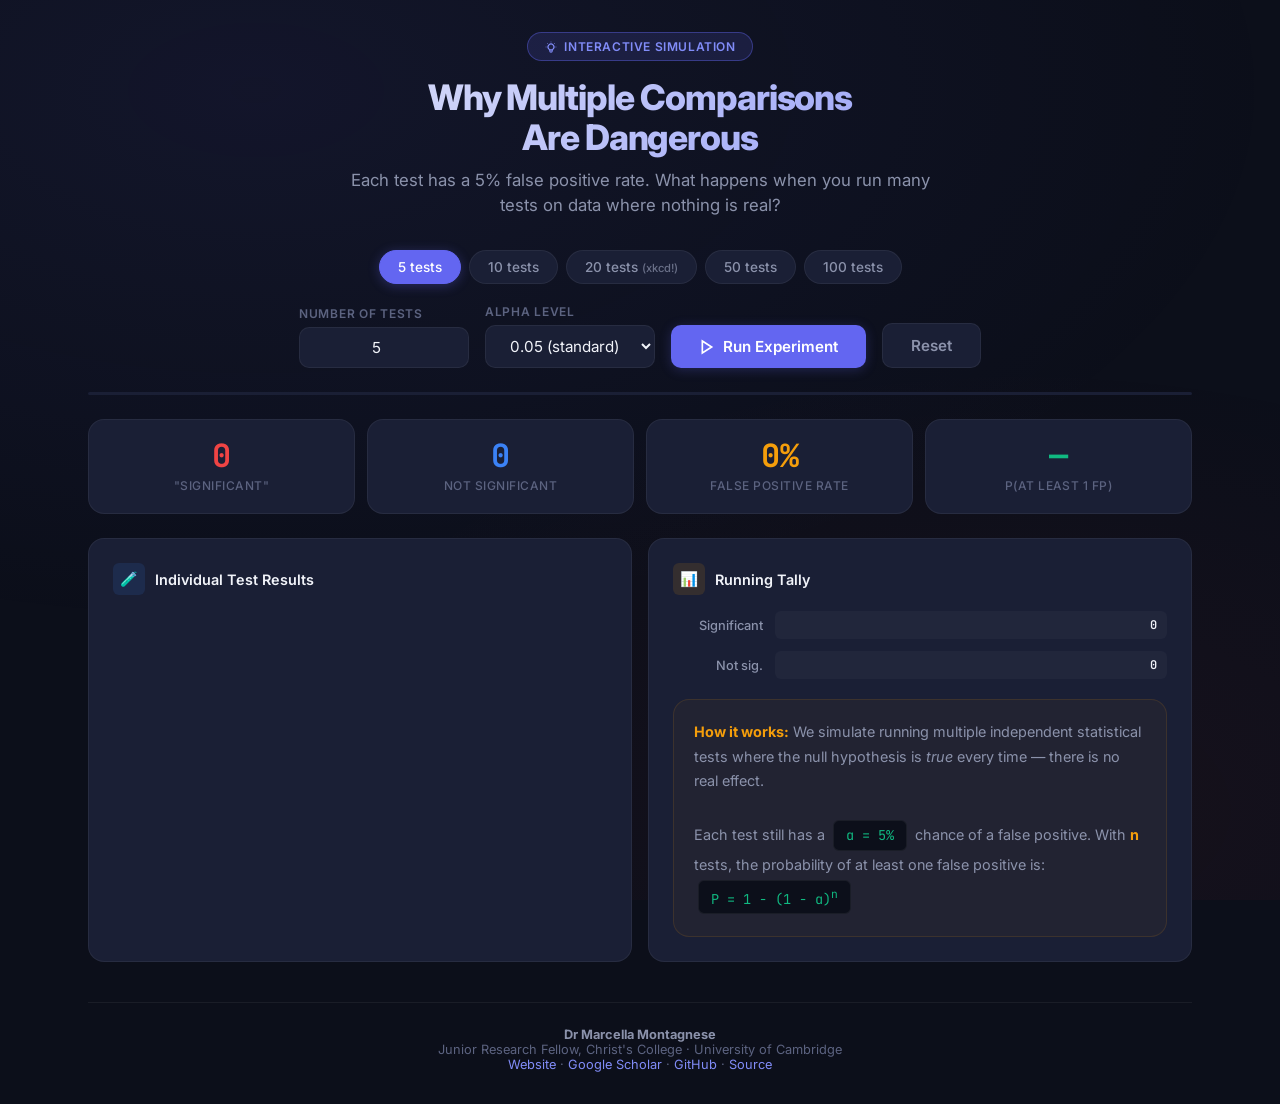
<file: multiple_comparisons_simulation.html>
<!DOCTYPE html>
<html lang="en">
<head>
<meta charset="UTF-8">
<meta name="viewport" content="width=device-width, initial-scale=1.0">
<title>Multiple Comparisons Simulation — Open Science Lab</title>
<link rel="preconnect" href="https://fonts.googleapis.com">
<link href="https://fonts.googleapis.com/css2?family=Inter:wght@300;400;500;600;700;800&family=JetBrains+Mono:wght@400;500;600&display=swap" rel="stylesheet">
<style>
  :root {
    --bg-primary: #0c0f1a;
    --bg-secondary: #141829;
    --bg-card: #1a1f35;
    --bg-card-hover: #1e2440;
    --border: rgba(255,255,255,0.06);
    --border-active: rgba(99,102,241,0.4);
    --text-primary: #f1f3f9;
    --text-secondary: #8b92ab;
    --text-muted: #5c6380;
    --accent: #6366f1;
    --accent-light: #818cf8;
    --accent-glow: rgba(99,102,241,0.15);
    --danger: #ef4444;
    --danger-soft: rgba(239,68,68,0.12);
    --danger-border: rgba(239,68,68,0.25);
    --safe: #3b82f6;
    --safe-soft: rgba(59,130,246,0.12);
    --safe-border: rgba(59,130,246,0.25);
    --success: #10b981;
    --success-soft: rgba(16,185,129,0.12);
    --warning: #f59e0b;
    --warning-soft: rgba(245,158,11,0.12);
    --radius: 16px;
    --radius-sm: 10px;
    --radius-xs: 6px;
  }

  * { margin: 0; padding: 0; box-sizing: border-box; }

  body {
    font-family: 'Inter', -apple-system, BlinkMacSystemFont, sans-serif;
    background: var(--bg-primary);
    color: var(--text-primary);
    min-height: 100vh;
    overflow-x: hidden;
    -webkit-font-smoothing: antialiased;
  }

  /* Subtle background gradient */
  body::before {
    content: '';
    position: fixed;
    top: 0; left: 0; right: 0; bottom: 0;
    background:
      radial-gradient(ellipse 80% 60% at 20% 10%, rgba(99,102,241,0.08), transparent),
      radial-gradient(ellipse 60% 50% at 80% 90%, rgba(239,68,68,0.05), transparent);
    pointer-events: none;
    z-index: 0;
  }

  .container {
    max-width: 1160px;
    margin: 0 auto;
    padding: 32px 28px;
    position: relative;
    z-index: 1;
  }

  /* Header */
  .header {
    text-align: center;
    margin-bottom: 32px;
  }
  .header-badge {
    display: inline-flex;
    align-items: center;
    gap: 6px;
    background: var(--accent-glow);
    border: 1px solid var(--border-active);
    border-radius: 100px;
    padding: 6px 16px;
    font-size: 0.75rem;
    font-weight: 600;
    color: var(--accent-light);
    letter-spacing: 0.05em;
    text-transform: uppercase;
    margin-bottom: 16px;
  }
  .header-badge svg { width: 14px; height: 14px; }
  h1 {
    font-size: 2.2rem;
    font-weight: 800;
    letter-spacing: -0.03em;
    line-height: 1.15;
    background: linear-gradient(135deg, #f1f3f9 0%, #818cf8 100%);
    -webkit-background-clip: text;
    -webkit-text-fill-color: transparent;
    background-clip: text;
    margin-bottom: 10px;
  }
  .subtitle {
    color: var(--text-secondary);
    font-size: 1.05rem;
    font-weight: 400;
    line-height: 1.5;
    max-width: 600px;
    margin: 0 auto;
  }

  /* Scenario pills */
  .scenarios {
    display: flex;
    gap: 8px;
    justify-content: center;
    flex-wrap: wrap;
    margin-bottom: 20px;
  }
  .scenario-btn {
    padding: 8px 18px;
    border-radius: 100px;
    border: 1px solid var(--border);
    background: var(--bg-card);
    color: var(--text-secondary);
    font-family: 'Inter', sans-serif;
    font-size: 0.85rem;
    font-weight: 500;
    cursor: pointer;
    transition: all 0.2s ease;
  }
  .scenario-btn:hover {
    border-color: var(--border-active);
    color: var(--text-primary);
    background: var(--bg-card-hover);
  }
  .scenario-btn.active {
    background: var(--accent);
    border-color: var(--accent);
    color: #fff;
    box-shadow: 0 2px 12px rgba(99,102,241,0.3);
  }
  .scenario-btn small {
    font-size: 0.7rem;
    opacity: 0.7;
  }

  /* Controls */
  .controls {
    display: flex;
    gap: 16px;
    justify-content: center;
    align-items: flex-end;
    flex-wrap: wrap;
    margin-bottom: 24px;
  }
  .control-group {
    display: flex;
    flex-direction: column;
    gap: 6px;
  }
  .control-group label {
    font-size: 0.75rem;
    font-weight: 600;
    color: var(--text-muted);
    text-transform: uppercase;
    letter-spacing: 0.06em;
  }
  .control-group select,
  .control-group input {
    padding: 10px 16px;
    border-radius: var(--radius-sm);
    border: 1px solid var(--border);
    background: var(--bg-card);
    color: var(--text-primary);
    font-family: 'Inter', sans-serif;
    font-size: 0.95rem;
    width: 170px;
    text-align: center;
    outline: none;
    transition: border-color 0.2s;
  }
  .control-group select:focus,
  .control-group input:focus {
    border-color: var(--accent);
    box-shadow: 0 0 0 3px var(--accent-glow);
  }

  .btn {
    padding: 12px 28px;
    border: none;
    border-radius: var(--radius-sm);
    font-family: 'Inter', sans-serif;
    font-size: 0.95rem;
    font-weight: 600;
    cursor: pointer;
    transition: all 0.2s ease;
    display: inline-flex;
    align-items: center;
    gap: 8px;
  }
  .btn-primary {
    background: var(--accent);
    color: #fff;
    box-shadow: 0 2px 12px rgba(99,102,241,0.25);
  }
  .btn-primary:hover {
    background: var(--accent-light);
    transform: translateY(-1px);
    box-shadow: 0 4px 20px rgba(99,102,241,0.35);
  }
  .btn-primary:active { transform: translateY(0); }
  .btn-reset {
    background: var(--bg-card);
    color: var(--text-secondary);
    border: 1px solid var(--border);
  }
  .btn-reset:hover { background: var(--bg-card-hover); color: var(--text-primary); }

  /* Progress */
  .progress-bar {
    width: 100%;
    height: 3px;
    background: var(--bg-card);
    border-radius: 2px;
    margin-bottom: 24px;
    overflow: hidden;
  }
  .progress-fill {
    height: 100%;
    background: linear-gradient(90deg, var(--accent), var(--danger));
    border-radius: 2px;
    transition: width 0.3s ease;
    width: 0%;
  }

  /* Stats */
  .stats-row {
    display: grid;
    grid-template-columns: repeat(4, 1fr);
    gap: 12px;
    margin-bottom: 24px;
  }
  @media (max-width: 640px) {
    .stats-row { grid-template-columns: repeat(2, 1fr); }
  }
  .stat-card {
    background: var(--bg-card);
    border: 1px solid var(--border);
    border-radius: var(--radius);
    padding: 20px;
    text-align: center;
    transition: border-color 0.3s;
  }
  .stat-card.highlight { border-color: var(--danger-border); background: var(--danger-soft); }
  .stat-number {
    font-family: 'JetBrains Mono', monospace;
    font-size: 2rem;
    font-weight: 700;
    line-height: 1;
    margin-bottom: 6px;
  }
  .stat-label {
    font-size: 0.75rem;
    font-weight: 500;
    color: var(--text-muted);
    text-transform: uppercase;
    letter-spacing: 0.04em;
  }
  .color-sig { color: var(--danger); }
  .color-ns { color: var(--safe); }
  .color-rate { color: var(--warning); }
  .color-expected { color: var(--success); }

  /* Results area */
  .results-area {
    display: grid;
    grid-template-columns: 1fr 1fr;
    gap: 16px;
  }
  @media (max-width: 800px) {
    .results-area { grid-template-columns: 1fr; }
  }

  .panel {
    background: var(--bg-card);
    border-radius: var(--radius);
    border: 1px solid var(--border);
    padding: 24px;
  }
  .panel-header {
    display: flex;
    align-items: center;
    gap: 10px;
    margin-bottom: 16px;
  }
  .panel-icon {
    width: 32px;
    height: 32px;
    border-radius: var(--radius-xs);
    display: flex;
    align-items: center;
    justify-content: center;
    font-size: 0.9rem;
  }
  .panel-icon.blue { background: var(--safe-soft); }
  .panel-icon.orange { background: var(--warning-soft); }
  .panel h2 {
    font-size: 0.9rem;
    font-weight: 600;
    color: var(--text-primary);
  }

  /* Test grid */
  .tests-grid {
    display: flex;
    flex-wrap: wrap;
    gap: 5px;
    max-height: 360px;
    overflow-y: auto;
    scrollbar-width: thin;
    scrollbar-color: var(--bg-card-hover) transparent;
  }
  .tests-grid::-webkit-scrollbar { width: 4px; }
  .tests-grid::-webkit-scrollbar-track { background: transparent; }
  .tests-grid::-webkit-scrollbar-thumb { background: var(--bg-card-hover); border-radius: 2px; }

  .test-cell {
    width: 42px;
    height: 42px;
    border-radius: var(--radius-xs);
    display: flex;
    align-items: center;
    justify-content: center;
    font-family: 'JetBrains Mono', monospace;
    font-size: 0.65rem;
    font-weight: 600;
    transition: all 0.3s ease;
    opacity: 0;
    transform: scale(0.6);
  }
  .test-cell.ns {
    background: var(--safe-soft);
    color: var(--safe);
    border: 1px solid var(--safe-border);
  }
  .test-cell.sig {
    background: var(--danger-soft);
    color: var(--danger);
    border: 1px solid var(--danger-border);
    animation: sigPulse 0.6s ease;
  }
  .test-cell.show {
    opacity: 1;
    transform: scale(1);
  }

  @keyframes sigPulse {
    0% { box-shadow: 0 0 0 0 rgba(239,68,68,0.4); }
    70% { box-shadow: 0 0 0 8px rgba(239,68,68,0); }
    100% { box-shadow: 0 0 0 0 rgba(239,68,68,0); }
  }

  /* Bar chart */
  .bar-section { margin-top: 8px; }
  .bar-row {
    display: flex;
    align-items: center;
    margin-bottom: 12px;
    gap: 12px;
  }
  .bar-label {
    width: 90px;
    text-align: right;
    font-size: 0.8rem;
    font-weight: 500;
    color: var(--text-secondary);
  }
  .bar-track {
    flex: 1;
    height: 28px;
    background: rgba(255,255,255,0.03);
    border-radius: var(--radius-xs);
    overflow: hidden;
    position: relative;
  }
  .bar-fill {
    height: 100%;
    border-radius: var(--radius-xs);
    transition: width 0.5s ease;
  }
  .bar-fill.sig { background: linear-gradient(90deg, #dc2626, #ef4444); }
  .bar-fill.ns { background: linear-gradient(90deg, #2563eb, #3b82f6); }
  .bar-value {
    position: absolute;
    right: 10px;
    top: 50%;
    transform: translateY(-50%);
    font-family: 'JetBrains Mono', monospace;
    font-size: 0.75rem;
    font-weight: 600;
    color: var(--text-primary);
  }

  /* Explanation */
  .explanation {
    margin-top: 20px;
    padding: 20px;
    background: rgba(245,158,11,0.04);
    border-radius: var(--radius);
    border: 1px solid rgba(245,158,11,0.12);
    font-size: 0.9rem;
    line-height: 1.7;
    color: var(--text-secondary);
  }
  .explanation strong { color: var(--warning); }
  .formula {
    display: inline-block;
    background: var(--bg-primary);
    padding: 3px 12px;
    border-radius: var(--radius-xs);
    font-family: 'JetBrains Mono', monospace;
    font-size: 0.85rem;
    color: var(--success);
    border: 1px solid var(--border);
    margin: 2px 4px;
  }

  .bottom-explanation {
    margin-top: 20px;
    padding: 24px;
    border-radius: var(--radius);
    font-size: 0.95rem;
    line-height: 1.7;
    animation: fadeUp 0.4s ease;
  }
  .bottom-explanation.result-ok {
    background: var(--success-soft);
    border: 1px solid rgba(16,185,129,0.2);
    color: #a7f3d0;
  }
  .bottom-explanation.result-bad {
    background: var(--danger-soft);
    border: 1px solid var(--danger-border);
    color: #fca5a5;
  }
  .bottom-explanation strong { color: inherit; filter: brightness(1.3); }

  @keyframes fadeUp {
    from { opacity: 0; transform: translateY(10px); }
    to { opacity: 1; transform: translateY(0); }
  }

  .hidden { display: none; }

  /* Footer */
  .footer {
    text-align: center;
    margin-top: 40px;
    padding-top: 24px;
    border-top: 1px solid var(--border);
    color: var(--text-muted);
    font-size: 0.8rem;
  }
  .footer a { color: var(--accent-light); text-decoration: none; }
  .footer a:hover { text-decoration: underline; }
</style>
</head>
<body>
<div class="container">
  <div class="header">
    <div class="header-badge">
      <svg viewBox="0 0 24 24" fill="none" stroke="currentColor" stroke-width="2"><path d="M9.663 17h4.673M12 3v1m6.364 1.636l-.707.707M21 12h-1M4 12H3m3.343-5.657l-.707-.707m2.828 9.9a5 5 0 117.072 0l-.548.547A3.374 3.374 0 0014 18.469V19a2 2 0 11-4 0v-.531c0-.895-.356-1.754-.988-2.386l-.548-.547z"/></svg>
      Interactive Simulation
    </div>
    <h1>Why Multiple Comparisons<br>Are Dangerous</h1>
    <p class="subtitle">Each test has a 5% false positive rate. What happens when you run many tests on data where nothing is real?</p>
  </div>

  <div class="scenarios">
    <button class="scenario-btn active" onclick="setScenario(5)">5 tests</button>
    <button class="scenario-btn" onclick="setScenario(10)">10 tests</button>
    <button class="scenario-btn" onclick="setScenario(20)">20 tests <small>(xkcd!)</small></button>
    <button class="scenario-btn" onclick="setScenario(50)">50 tests</button>
    <button class="scenario-btn" onclick="setScenario(100)">100 tests</button>
  </div>

  <div class="controls">
    <div class="control-group">
      <label>Number of tests</label>
      <input type="number" id="numTests" value="5" min="1" max="200">
    </div>
    <div class="control-group">
      <label>Alpha level</label>
      <select id="alpha">
        <option value="0.05" selected>0.05 (standard)</option>
        <option value="0.01">0.01 (stricter)</option>
        <option value="0.001">0.001 (very strict)</option>
        <option value="0.10">0.10 (lenient)</option>
      </select>
    </div>
    <button class="btn btn-primary" onclick="runSimulation()">
      <svg width="16" height="16" viewBox="0 0 24 24" fill="none" stroke="currentColor" stroke-width="2.5"><polygon points="5 3 19 12 5 21 5 3"/></svg>
      Run Experiment
    </button>
    <button class="btn btn-reset" onclick="resetAll()">Reset</button>
  </div>

  <div class="progress-bar"><div class="progress-fill" id="progressBar"></div></div>

  <div class="stats-row">
    <div class="stat-card" id="sigCard">
      <div class="stat-number color-sig" id="statSig">0</div>
      <div class="stat-label">"Significant"</div>
    </div>
    <div class="stat-card">
      <div class="stat-number color-ns" id="statNS">0</div>
      <div class="stat-label">Not significant</div>
    </div>
    <div class="stat-card">
      <div class="stat-number color-rate" id="statRate">0%</div>
      <div class="stat-label">False positive rate</div>
    </div>
    <div class="stat-card">
      <div class="stat-number color-expected" id="statExpected">—</div>
      <div class="stat-label">P(at least 1 FP)</div>
    </div>
  </div>

  <div class="results-area">
    <div class="panel">
      <div class="panel-header">
        <div class="panel-icon blue">🧪</div>
        <h2>Individual Test Results</h2>
      </div>
      <div class="tests-grid" id="testsGrid"></div>
    </div>
    <div class="panel">
      <div class="panel-header">
        <div class="panel-icon orange">📊</div>
        <h2>Running Tally</h2>
      </div>
      <div class="bar-section">
        <div class="bar-row">
          <span class="bar-label">Significant</span>
          <div class="bar-track">
            <div class="bar-fill sig" id="barSig" style="width:0%"></div>
            <span class="bar-value" id="barSigVal">0</span>
          </div>
        </div>
        <div class="bar-row">
          <span class="bar-label">Not sig.</span>
          <div class="bar-track">
            <div class="bar-fill ns" id="barNS" style="width:0%"></div>
            <span class="bar-value" id="barNSVal">0</span>
          </div>
        </div>
      </div>
      <div class="explanation">
        <strong>How it works:</strong> We simulate running multiple independent statistical tests where the null hypothesis is <em>true</em> every time — there is no real effect.<br><br>
        Each test still has a <span class="formula">&alpha; = 5%</span> chance of a false positive. With <strong>n</strong> tests, the probability of at least one false positive is:<br>
        <span class="formula">P = 1 &minus; (1 &minus; &alpha;)<sup>n</sup></span>
      </div>
    </div>
  </div>

  <div class="bottom-explanation hidden" id="bottomExplanation"></div>

  <div class="footer">
    <strong style="color:var(--text-secondary);">Dr Marcella Montagnese</strong><br>
    Junior Research Fellow, Christ's College &middot; University of Cambridge<br>
    <a href="https://www.marcellamontagnese.com">Website</a> &middot;
    <a href="https://scholar.google.com/citations?user=Gq8GSfMAAAAJ">Google Scholar</a> &middot;
    <a href="https://github.com/marcellamontagnese">GitHub</a> &middot;
    <a href="https://github.com/marcellamontagnese/teaching-open-science-lab">Source</a>
  </div>
</div>

<script>
let results = [];
let animating = false;

function setScenario(n) {
  document.getElementById('numTests').value = n;
  document.querySelectorAll('.scenario-btn').forEach(b => b.classList.remove('active'));
  event.target.closest('.scenario-btn').classList.add('active');
}

function resetAll() {
  results = [];
  document.getElementById('testsGrid').innerHTML = '';
  document.getElementById('statSig').textContent = '0';
  document.getElementById('statNS').textContent = '0';
  document.getElementById('statRate').textContent = '0%';
  document.getElementById('statExpected').textContent = '\u2014';
  document.getElementById('barSig').style.width = '0%';
  document.getElementById('barNS').style.width = '0%';
  document.getElementById('barSigVal').textContent = '0';
  document.getElementById('barNSVal').textContent = '0';
  document.getElementById('progressBar').style.width = '0%';
  document.getElementById('sigCard').classList.remove('highlight');
  const bottom = document.getElementById('bottomExplanation');
  bottom.innerHTML = '';
  bottom.className = 'bottom-explanation hidden';
}

async function runSimulation() {
  if (animating) return;
  animating = true;
  resetAll();

  const n = parseInt(document.getElementById('numTests').value);
  const alpha = parseFloat(document.getElementById('alpha').value);
  const grid = document.getElementById('testsGrid');
  const expectedP = 1 - Math.pow(1 - alpha, n);
  document.getElementById('statExpected').textContent = (expectedP * 100).toFixed(1) + '%';

  let sigCount = 0;
  let nsCount = 0;

  for (let i = 0; i < n; i++) {
    const pValue = Math.random();
    const isSig = pValue < alpha;
    results.push({ pValue, isSig, index: i });
  }

  const delay = Math.max(15, Math.min(120, 1800 / n));

  for (let i = 0; i < n; i++) {
    const r = results[i];
    const cell = document.createElement('div');
    cell.className = 'test-cell ' + (r.isSig ? 'sig' : 'ns');
    cell.textContent = '#' + (i + 1);
    cell.title = 'Test ' + (i+1) + ': p = ' + r.pValue.toFixed(4) + (r.isSig ? ' \u2717 FALSE POSITIVE' : ' \u2713 Correct');
    grid.appendChild(cell);

    await new Promise(resolve => setTimeout(resolve, delay));
    cell.classList.add('show');

    if (r.isSig) { sigCount++; document.getElementById('sigCard').classList.add('highlight'); }
    else nsCount++;

    document.getElementById('statSig').textContent = sigCount;
    document.getElementById('statNS').textContent = nsCount;
    document.getElementById('statRate').textContent = ((sigCount / (i + 1)) * 100).toFixed(1) + '%';
    document.getElementById('barSig').style.width = ((sigCount / n) * 100) + '%';
    document.getElementById('barNS').style.width = ((nsCount / n) * 100) + '%';
    document.getElementById('barSigVal').textContent = sigCount;
    document.getElementById('barNSVal').textContent = nsCount;
    document.getElementById('progressBar').style.width = ((i + 1) / n * 100) + '%';
  }

  const bottom = document.getElementById('bottomExplanation');
  bottom.classList.remove('hidden');

  if (sigCount === 0) {
    bottom.className = 'bottom-explanation result-ok';
    bottom.innerHTML = '<strong>Lucky run!</strong> Zero false positives out of ' + n + ' tests. But the expected probability was <span class="formula">' + (expectedP * 100).toFixed(1) + '%</span>. Run it again \u2014 you\'ll likely see some next time.';
  } else if (sigCount === 1) {
    bottom.className = 'bottom-explanation result-bad';
    bottom.innerHTML = '<strong>There it is!</strong> 1 "significant" result out of ' + n + ' tests \u2014 but <em>there was no real effect</em>. This is exactly how the xkcd jelly bean comic works: run enough tests and something will appear significant by chance alone.<br><br>With ' + n + ' tests at \u03B1 = ' + alpha + ', the probability of at least one false positive was <span class="formula">' + (expectedP * 100).toFixed(1) + '%</span>.';
  } else {
    bottom.className = 'bottom-explanation result-bad';
    bottom.innerHTML = '<strong>' + sigCount + ' "significant" results!</strong> Out of ' + n + ' tests where <em>nothing was actually true</em>, you got ' + sigCount + ' false positives. A newspaper could now write ' + sigCount + ' headlines about effects that don\'t exist.<br><br>With ' + n + ' tests at \u03B1 = ' + alpha + ', the expected probability of at least one false positive was <span class="formula">' + (expectedP * 100).toFixed(1) + '%</span>.<br><br><strong>The fix?</strong> Correction methods like Bonferroni (use \u03B1/' + n + ' = ' + (alpha/n).toFixed(4) + ' per test) or False Discovery Rate control.';
  }

  animating = false;
}
</script>
</body>
</html>
</file>
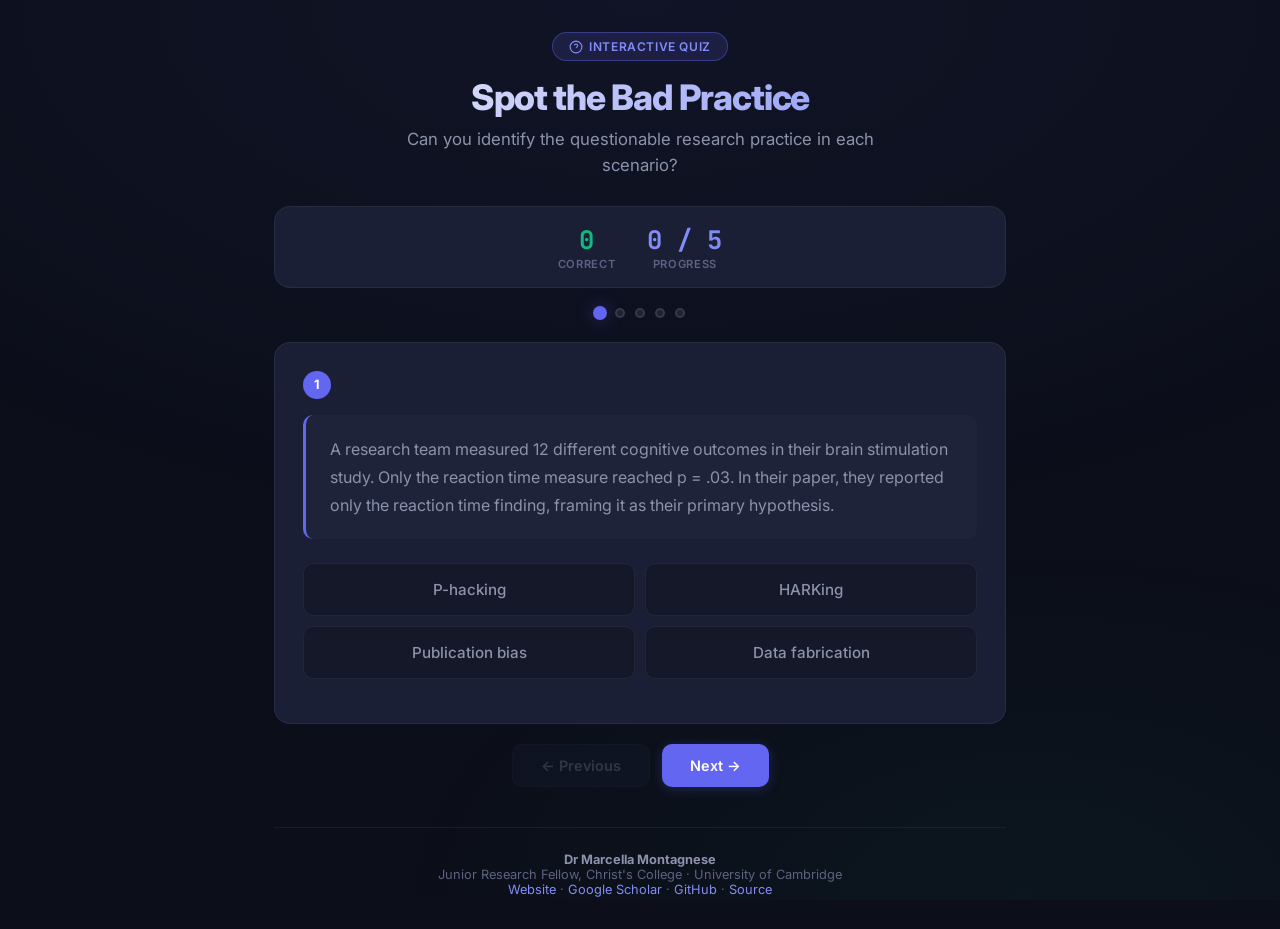
<file: spot_the_bad_practice.html>
<!DOCTYPE html>
<html lang="en">
<head>
<meta charset="UTF-8">
<meta name="viewport" content="width=device-width, initial-scale=1.0">
<title>Spot the Bad Practice — Open Science Lab</title>
<link rel="preconnect" href="https://fonts.googleapis.com">
<link href="https://fonts.googleapis.com/css2?family=Inter:wght@300;400;500;600;700;800&family=JetBrains+Mono:wght@400;500;600&display=swap" rel="stylesheet">
<style>
  :root {
    --bg-primary: #0c0f1a;
    --bg-secondary: #141829;
    --bg-card: #1a1f35;
    --bg-card-hover: #1e2440;
    --border: rgba(255,255,255,0.06);
    --border-active: rgba(99,102,241,0.4);
    --text-primary: #f1f3f9;
    --text-secondary: #8b92ab;
    --text-muted: #5c6380;
    --accent: #6366f1;
    --accent-light: #818cf8;
    --accent-glow: rgba(99,102,241,0.15);
    --correct: #10b981;
    --correct-soft: rgba(16,185,129,0.1);
    --correct-border: rgba(16,185,129,0.25);
    --wrong: #ef4444;
    --wrong-soft: rgba(239,68,68,0.1);
    --wrong-border: rgba(239,68,68,0.25);
    --warning: #f59e0b;
    --radius: 16px;
    --radius-sm: 10px;
    --radius-xs: 6px;
  }

  * { margin: 0; padding: 0; box-sizing: border-box; }

  body {
    font-family: 'Inter', -apple-system, BlinkMacSystemFont, sans-serif;
    background: var(--bg-primary);
    color: var(--text-primary);
    min-height: 100vh;
    -webkit-font-smoothing: antialiased;
  }

  body::before {
    content: '';
    position: fixed;
    top: 0; left: 0; right: 0; bottom: 0;
    background:
      radial-gradient(ellipse 80% 60% at 50% 0%, rgba(99,102,241,0.06), transparent),
      radial-gradient(ellipse 50% 40% at 80% 100%, rgba(16,185,129,0.04), transparent);
    pointer-events: none;
    z-index: 0;
  }

  .container {
    max-width: 780px;
    margin: 0 auto;
    padding: 32px 24px;
    position: relative;
    z-index: 1;
  }

  /* Header */
  .header {
    text-align: center;
    margin-bottom: 28px;
  }
  .header-badge {
    display: inline-flex;
    align-items: center;
    gap: 6px;
    background: var(--accent-glow);
    border: 1px solid var(--border-active);
    border-radius: 100px;
    padding: 6px 16px;
    font-size: 0.75rem;
    font-weight: 600;
    color: var(--accent-light);
    letter-spacing: 0.05em;
    text-transform: uppercase;
    margin-bottom: 16px;
  }
  h1 {
    font-size: 2.2rem;
    font-weight: 800;
    letter-spacing: -0.03em;
    line-height: 1.15;
    background: linear-gradient(135deg, #f1f3f9 0%, #818cf8 100%);
    -webkit-background-clip: text;
    -webkit-text-fill-color: transparent;
    background-clip: text;
    margin-bottom: 10px;
  }
  .subtitle {
    color: var(--text-secondary);
    font-size: 1.05rem;
    max-width: 500px;
    margin: 0 auto;
    line-height: 1.5;
  }

  /* Score bar */
  .score-bar {
    display: flex;
    justify-content: center;
    gap: 32px;
    margin-bottom: 20px;
    padding: 16px 24px;
    background: var(--bg-card);
    border: 1px solid var(--border);
    border-radius: var(--radius);
  }
  .score-item { text-align: center; }
  .score-num {
    font-family: 'JetBrains Mono', monospace;
    font-size: 1.6rem;
    font-weight: 700;
  }
  .score-label {
    font-size: 0.7rem;
    font-weight: 600;
    color: var(--text-muted);
    text-transform: uppercase;
    letter-spacing: 0.06em;
  }
  .green { color: var(--correct); }
  .purple { color: var(--accent-light); }

  /* Progress dots */
  .progress-dots {
    display: flex;
    justify-content: center;
    gap: 10px;
    margin-bottom: 24px;
  }
  .dot {
    width: 10px;
    height: 10px;
    border-radius: 50%;
    background: rgba(255,255,255,0.08);
    border: 2px solid rgba(255,255,255,0.1);
    transition: all 0.3s ease;
  }
  .dot.current {
    background: var(--accent);
    border-color: var(--accent);
    transform: scale(1.4);
    box-shadow: 0 0 12px rgba(99,102,241,0.4);
  }
  .dot.answered-correct {
    background: var(--correct);
    border-color: var(--correct);
  }
  .dot.answered-wrong {
    background: var(--wrong);
    border-color: var(--wrong);
  }

  /* Question card */
  .q-card {
    background: var(--bg-card);
    border: 1px solid var(--border);
    border-radius: var(--radius);
    padding: 28px;
    margin-bottom: 20px;
    animation: fadeUp 0.35s ease;
  }

  @keyframes fadeUp {
    from { opacity: 0; transform: translateY(12px); }
    to { opacity: 1; transform: translateY(0); }
  }

  .q-number {
    display: inline-flex;
    align-items: center;
    justify-content: center;
    width: 28px;
    height: 28px;
    border-radius: 50%;
    background: var(--accent);
    color: #fff;
    font-size: 0.8rem;
    font-weight: 700;
    margin-bottom: 16px;
  }

  .scenario-text {
    font-size: 1rem;
    line-height: 1.75;
    color: var(--text-secondary);
    background: rgba(255,255,255,0.02);
    padding: 20px 24px;
    border-radius: var(--radius-sm);
    border-left: 3px solid var(--accent);
    margin-bottom: 24px;
  }

  /* Options */
  .options {
    display: grid;
    grid-template-columns: 1fr 1fr;
    gap: 10px;
    margin-bottom: 16px;
  }
  @media (max-width: 560px) {
    .options { grid-template-columns: 1fr; }
  }

  .option-btn {
    padding: 16px 20px;
    border-radius: var(--radius-sm);
    border: 1px solid var(--border);
    background: var(--bg-secondary);
    color: var(--text-secondary);
    font-family: 'Inter', sans-serif;
    font-size: 0.95rem;
    font-weight: 500;
    cursor: pointer;
    transition: all 0.2s ease;
    text-align: center;
    position: relative;
    overflow: hidden;
  }
  .option-btn::before {
    content: '';
    position: absolute;
    inset: 0;
    background: linear-gradient(135deg, transparent, rgba(255,255,255,0.02));
    opacity: 0;
    transition: opacity 0.2s;
  }
  .option-btn:hover {
    border-color: var(--border-active);
    background: var(--bg-card-hover);
    color: var(--text-primary);
    transform: translateY(-1px);
  }
  .option-btn:hover::before { opacity: 1; }

  .option-btn.correct {
    border-color: var(--correct-border);
    background: var(--correct-soft);
    color: var(--correct);
    pointer-events: none;
    animation: correctBounce 0.4s ease;
  }
  .option-btn.wrong {
    border-color: var(--wrong-border);
    background: var(--wrong-soft);
    color: var(--wrong);
    pointer-events: none;
    opacity: 0.7;
  }
  .option-btn.disabled-neutral {
    pointer-events: none;
    opacity: 0.4;
  }

  @keyframes correctBounce {
    0% { transform: scale(1); }
    50% { transform: scale(1.02); }
    100% { transform: scale(1); }
  }

  /* Feedback */
  .feedback {
    padding: 20px 24px;
    border-radius: var(--radius-sm);
    font-size: 0.9rem;
    line-height: 1.7;
    animation: fadeUp 0.35s ease;
  }
  .feedback.correct-fb {
    background: var(--correct-soft);
    border: 1px solid var(--correct-border);
    color: #a7f3d0;
  }
  .feedback.wrong-fb {
    background: var(--wrong-soft);
    border: 1px solid var(--wrong-border);
    color: #fca5a5;
  }
  .feedback strong { color: inherit; filter: brightness(1.3); }

  /* Navigation */
  .nav-buttons {
    display: flex;
    justify-content: center;
    gap: 12px;
    margin-top: 20px;
  }
  .nav-btn {
    padding: 12px 28px;
    border-radius: var(--radius-sm);
    border: none;
    font-family: 'Inter', sans-serif;
    font-size: 0.9rem;
    font-weight: 600;
    cursor: pointer;
    transition: all 0.2s ease;
    display: inline-flex;
    align-items: center;
    gap: 8px;
  }
  .nav-btn.primary {
    background: var(--accent);
    color: #fff;
    box-shadow: 0 2px 12px rgba(99,102,241,0.25);
  }
  .nav-btn.primary:hover {
    background: var(--accent-light);
    transform: translateY(-1px);
  }
  .nav-btn.secondary {
    background: var(--bg-card);
    color: var(--text-secondary);
    border: 1px solid var(--border);
  }
  .nav-btn.secondary:hover { color: var(--text-primary); background: var(--bg-card-hover); }
  .nav-btn:disabled { opacity: 0.3; cursor: not-allowed; transform: none !important; }

  /* Final screen */
  .final-screen {
    text-align: center;
    padding: 48px 32px;
    display: none;
    animation: fadeUp 0.5s ease;
  }
  .final-screen h2 {
    font-size: 1.8rem;
    font-weight: 800;
    color: var(--text-primary);
    margin-bottom: 12px;
  }
  .final-score {
    font-family: 'JetBrains Mono', monospace;
    font-size: 4rem;
    font-weight: 800;
    background: linear-gradient(135deg, var(--accent), var(--correct));
    -webkit-background-clip: text;
    -webkit-text-fill-color: transparent;
    background-clip: text;
    margin-bottom: 16px;
  }
  .final-message {
    font-size: 1.05rem;
    color: var(--text-secondary);
    margin-bottom: 32px;
    line-height: 1.7;
    max-width: 500px;
    margin-left: auto;
    margin-right: auto;
  }

  .trophy { font-size: 3rem; margin-bottom: 16px; }

  /* Footer */
  .footer {
    text-align: center;
    margin-top: 40px;
    padding-top: 24px;
    border-top: 1px solid var(--border);
    color: var(--text-muted);
    font-size: 0.8rem;
  }
  .footer a { color: var(--accent-light); text-decoration: none; }
  .footer a:hover { text-decoration: underline; }
</style>
</head>
<body>
<div class="container">
  <div class="header">
    <div class="header-badge">
      <svg width="14" height="14" viewBox="0 0 24 24" fill="none" stroke="currentColor" stroke-width="2"><circle cx="12" cy="12" r="10"/><path d="M9.09 9a3 3 0 015.83 1c0 2-3 3-3 3"/><line x1="12" y1="17" x2="12.01" y2="17"/></svg>
      Interactive Quiz
    </div>
    <h1>Spot the Bad Practice</h1>
    <p class="subtitle">Can you identify the questionable research practice in each scenario?</p>
  </div>

  <div class="score-bar">
    <div class="score-item">
      <div class="score-num green" id="scoreCorrect">0</div>
      <div class="score-label">Correct</div>
    </div>
    <div class="score-item">
      <div class="score-num purple" id="scoreTotal">0 / 5</div>
      <div class="score-label">Progress</div>
    </div>
  </div>

  <div class="progress-dots" id="progressDots"></div>

  <div id="quizArea"></div>

  <div class="final-screen" id="finalScreen">
    <div class="trophy" id="trophy"></div>
    <h2>Quiz Complete!</h2>
    <div class="final-score" id="finalScore"></div>
    <div class="final-message" id="finalMessage"></div>
    <button class="nav-btn primary" onclick="restartQuiz()">
      <svg width="16" height="16" viewBox="0 0 24 24" fill="none" stroke="currentColor" stroke-width="2.5"><polyline points="1 4 1 10 7 10"/><path d="M3.51 15a9 9 0 102.13-9.36L1 10"/></svg>
      Try Again
    </button>
  </div>

  <div class="footer">
    <strong style="color:var(--text-secondary);">Dr Marcella Montagnese</strong><br>
    Junior Research Fellow, Christ's College &middot; University of Cambridge<br>
    <a href="https://www.marcellamontagnese.com">Website</a> &middot;
    <a href="https://scholar.google.com/citations?user=Gq8GSfMAAAAJ">Google Scholar</a> &middot;
    <a href="https://github.com/marcellamontagnese">GitHub</a> &middot;
    <a href="https://github.com/marcellamontagnese/teaching-open-science-lab">Source</a>
  </div>
</div>

<script>
const scenarios = [
  {
    text: "A research team measured 12 different cognitive outcomes in their brain stimulation study. Only the reaction time measure reached p = .03. In their paper, they reported only the reaction time finding, framing it as their primary hypothesis.",
    options: ["P-hacking", "HARKing", "Publication bias", "Data fabrication"],
    correct: 0,
    correctFeedback: "This is <strong>p-hacking</strong> \u2014 measuring many outcomes but only reporting the one that reached significance. By testing 12 outcomes at \u03B1 = .05, the probability of at least one false positive is 1 \u2212 (0.95)\u00B9\u00B2 = 46%. All 12 measures should be reported with a correction for multiple comparisons.",
    wrongFeedback: "Not quite. This is <strong>p-hacking</strong>. The researchers measured 12 outcomes but only reported the significant one, inflating the false positive rate. It also has elements of HARKing, but the core issue is selective reporting of multiple tests."
  },
  {
    text: "A PhD student found that their memory experiment showed no significant effect of sleep deprivation on recall (p = .34). After looking at the data, they noticed that when they split participants by age, the older group showed a significant effect (p = .02). They rewrote their introduction to frame age-dependent memory effects as their main research question.",
    options: ["P-hacking", "HARKing", "Publication bias", "Falsification"],
    correct: 1,
    correctFeedback: "This is <strong>HARKing</strong> (Hypothesising After the Results are Known). The student discovered the age effect through post-hoc exploration, then rewrote the paper to make it look like a prediction. The honest approach: report it as exploratory and replicate in a new study.",
    wrongFeedback: "This is <strong>HARKing</strong> \u2014 Hypothesising After the Results are Known. The student discovered the age effect through exploration but presented it as if predicted from the start. There's overlap with p-hacking (subsetting the data), but the key issue is rewriting the hypothesis to match the results."
  },
  {
    text: "A journal received two submissions testing whether a new anxiety therapy works. Study A found a significant positive effect (p = .01). Study B found no significant effect (p = .52). The journal published Study A and rejected Study B, saying the null result was 'not of sufficient interest to readers'.",
    options: ["P-hacking", "HARKing", "Publication bias", "Low statistical power"],
    correct: 2,
    correctFeedback: "This is <strong>publication bias</strong> (the 'file drawer problem'). Journals preferentially publishing positive results means the published literature gives a distorted view of reality. Study B's null result is equally informative \u2014 the therapy might genuinely not work.",
    wrongFeedback: "This is <strong>publication bias</strong>. The journal selectively publishes the positive finding and rejects the null result, creating a skewed literature. If 20 labs test the same therapy and only the 1 that gets p < .05 gets published, the public sees a 'proven' treatment that might not work."
  },
  {
    text: "A neuroscience lab's fMRI scanner was producing noisy data for two weeks. Rather than discarding those participants' data and noting the equipment issue, the PI told the research assistant to replace the noisy scans with data copied from other participants who had similar demographic profiles.",
    options: ["P-hacking", "HARKing", "Publication bias", "Fabrication / falsification"],
    correct: 3,
    correctFeedback: "This is <strong>data fabrication/falsification</strong> \u2014 the most serious form of research misconduct. Replacing real data with copied data from other participants is manufacturing false evidence. This constitutes fraud and can lead to retraction, loss of funding, and career consequences.",
    wrongFeedback: "This is <strong>data fabrication/falsification</strong>. Copying data from other participants to replace problematic scans is manufacturing false results \u2014 outright scientific fraud. Unlike p-hacking or HARKing (which are questionable analytic choices), fabrication can lead to formal misconduct investigations."
  },
  {
    text: "A team studying the effects of a cognitive training app planned to test 30 participants. After 18 participants, they checked the p-value and found p = .06. They recruited 8 more, checked again (p = .12), recruited 10 more, and finally got p = .04 with 36 participants. They reported a study with n = 36.",
    options: ["P-hacking (optional stopping)", "HARKing", "Publication bias", "Low statistical power"],
    correct: 0,
    correctFeedback: "This is <strong>p-hacking through optional stopping</strong> \u2014 repeatedly checking significance and adding more data until p < .05. Each interim check inflates the overall false positive rate well beyond 5%. The fix: pre-register a fixed sample size, or use sequential analysis methods that account for repeated testing.",
    wrongFeedback: "This is <strong>p-hacking through optional stopping</strong>. The researchers kept collecting data and checking the p-value, stopping only when they hit significance. Each peek inflates the false positive rate. With enough participants, random noise can eventually produce p < .05 even when there's no real effect."
  }
];

let currentQ = 0;
let score = 0;
let answered = new Array(scenarios.length).fill(null);

function init() {
  const dots = document.getElementById('progressDots');
  dots.innerHTML = '';
  for (let i = 0; i < scenarios.length; i++) {
    const dot = document.createElement('div');
    dot.className = 'dot' + (i === 0 ? ' current' : '');
    dot.id = 'dot-' + i;
    dots.appendChild(dot);
  }
  showQuestion(0);
}

function showQuestion(idx) {
  currentQ = idx;
  const s = scenarios[idx];
  const area = document.getElementById('quizArea');

  document.querySelectorAll('.dot').forEach((d, i) => {
    d.className = 'dot';
    if (i === idx) d.classList.add('current');
    if (answered[i] === true) d.classList.add('answered-correct');
    if (answered[i] === false) d.classList.add('answered-wrong');
  });

  let html = '<div class="q-card">';
  html += '<div class="q-number">' + (idx + 1) + '</div>';
  html += '<div class="scenario-text">' + s.text + '</div>';
  html += '<div class="options">';

  const wasAnswered = answered[idx] !== null;
  s.options.forEach((opt, oi) => {
    let cls = 'option-btn';
    if (wasAnswered) {
      if (oi === s.correct) cls += ' correct';
      else cls += (answered[idx] === false ? ' wrong' : ' disabled-neutral');
    }
    const click = wasAnswered ? '' : ' onclick="selectAnswer(' + idx + ',' + oi + ')"';
    html += '<button class="' + cls + '"' + click + '>' + opt + '</button>';
  });
  html += '</div>';

  if (wasAnswered) {
    const isCorrect = answered[idx];
    html += '<div class="feedback ' + (isCorrect ? 'correct-fb' : 'wrong-fb') + '">' + (isCorrect ? s.correctFeedback : s.wrongFeedback) + '</div>';
  }

  html += '</div>';

  html += '<div class="nav-buttons">';
  html += '<button class="nav-btn secondary" ' + (idx === 0 ? 'disabled' : '') + ' onclick="showQuestion(' + (idx - 1) + ')">\u2190 Previous</button>';
  if (idx < scenarios.length - 1) {
    html += '<button class="nav-btn primary" onclick="showQuestion(' + (idx + 1) + ')">Next \u2192</button>';
  } else if (answered.every(a => a !== null)) {
    html += '<button class="nav-btn primary" onclick="showFinal()">See Results \u2192</button>';
  }
  html += '</div>';

  area.innerHTML = html;
}

function selectAnswer(qIdx, optIdx) {
  const s = scenarios[qIdx];
  const isCorrect = optIdx === s.correct;
  answered[qIdx] = isCorrect;
  if (isCorrect) score++;

  document.getElementById('scoreCorrect').textContent = score;
  document.getElementById('scoreTotal').textContent = answered.filter(a => a !== null).length + ' / ' + scenarios.length;

  showQuestion(qIdx);
}

function showFinal() {
  document.getElementById('quizArea').innerHTML = '';
  const final = document.getElementById('finalScreen');
  final.style.display = 'block';
  document.getElementById('finalScore').textContent = score + ' / ' + scenarios.length;

  let trophy, msg;
  if (score === scenarios.length) {
    trophy = '\ud83c\udfc6';
    msg = "Perfect score! You can spot every questionable research practice. You're well-equipped to critically evaluate published research.";
  } else if (score >= 3) {
    trophy = '\u2b50';
    msg = "Good job! You've got a solid understanding of questionable research practices. Review the ones you missed \u2014 the distinctions between p-hacking and HARKing can be subtle.";
  } else {
    trophy = '\ud83d\udca1';
    msg = "These are tricky distinctions! The key thing to remember: <strong>p-hacking</strong> = manipulating analysis to find significance, <strong>HARKing</strong> = changing your hypothesis after seeing results, <strong>publication bias</strong> = systemic preference for positive results, <strong>fabrication</strong> = making up or altering data.";
  }
  document.getElementById('trophy').textContent = trophy;
  document.getElementById('finalMessage').innerHTML = msg;
}

function restartQuiz() {
  score = 0;
  answered = new Array(scenarios.length).fill(null);
  document.getElementById('scoreCorrect').textContent = '0';
  document.getElementById('scoreTotal').textContent = '0 / 5';
  document.getElementById('finalScreen').style.display = 'none';
  init();
}

init();
</script>
</body>
</html>
</file>
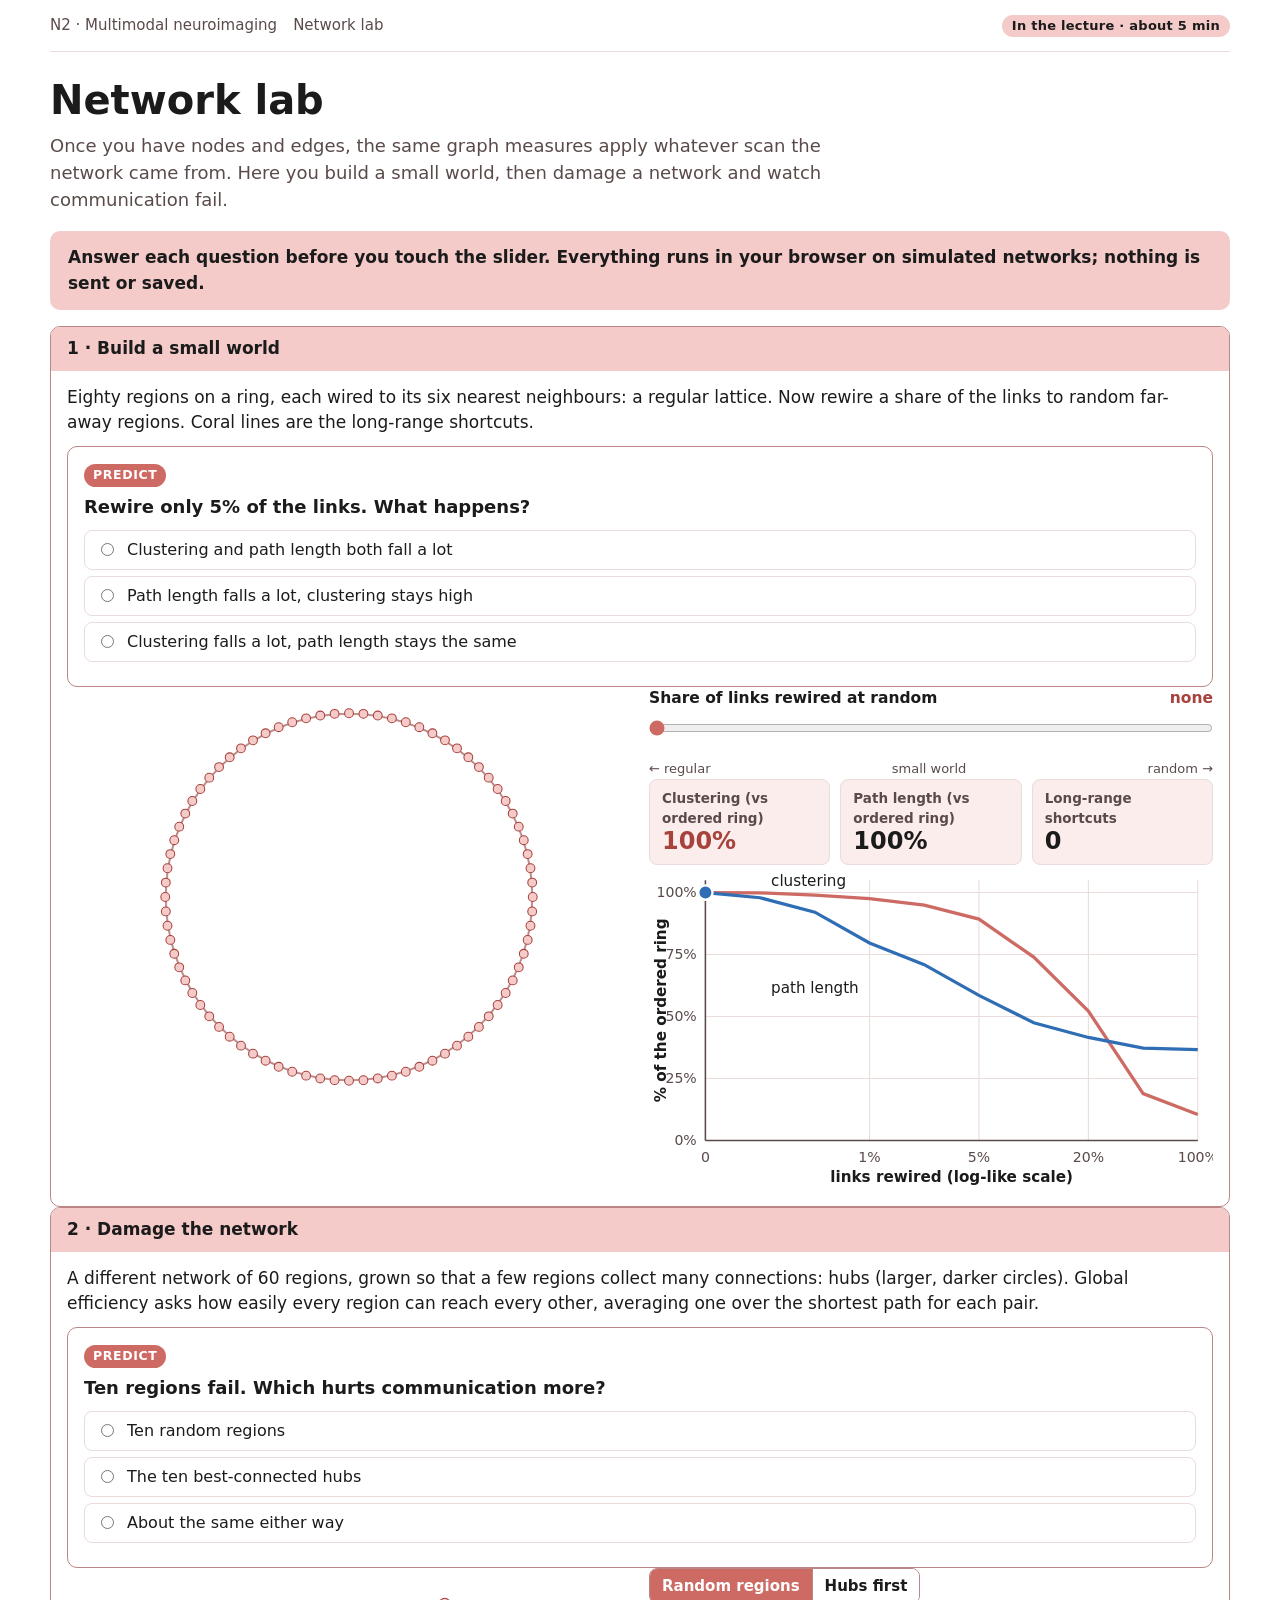
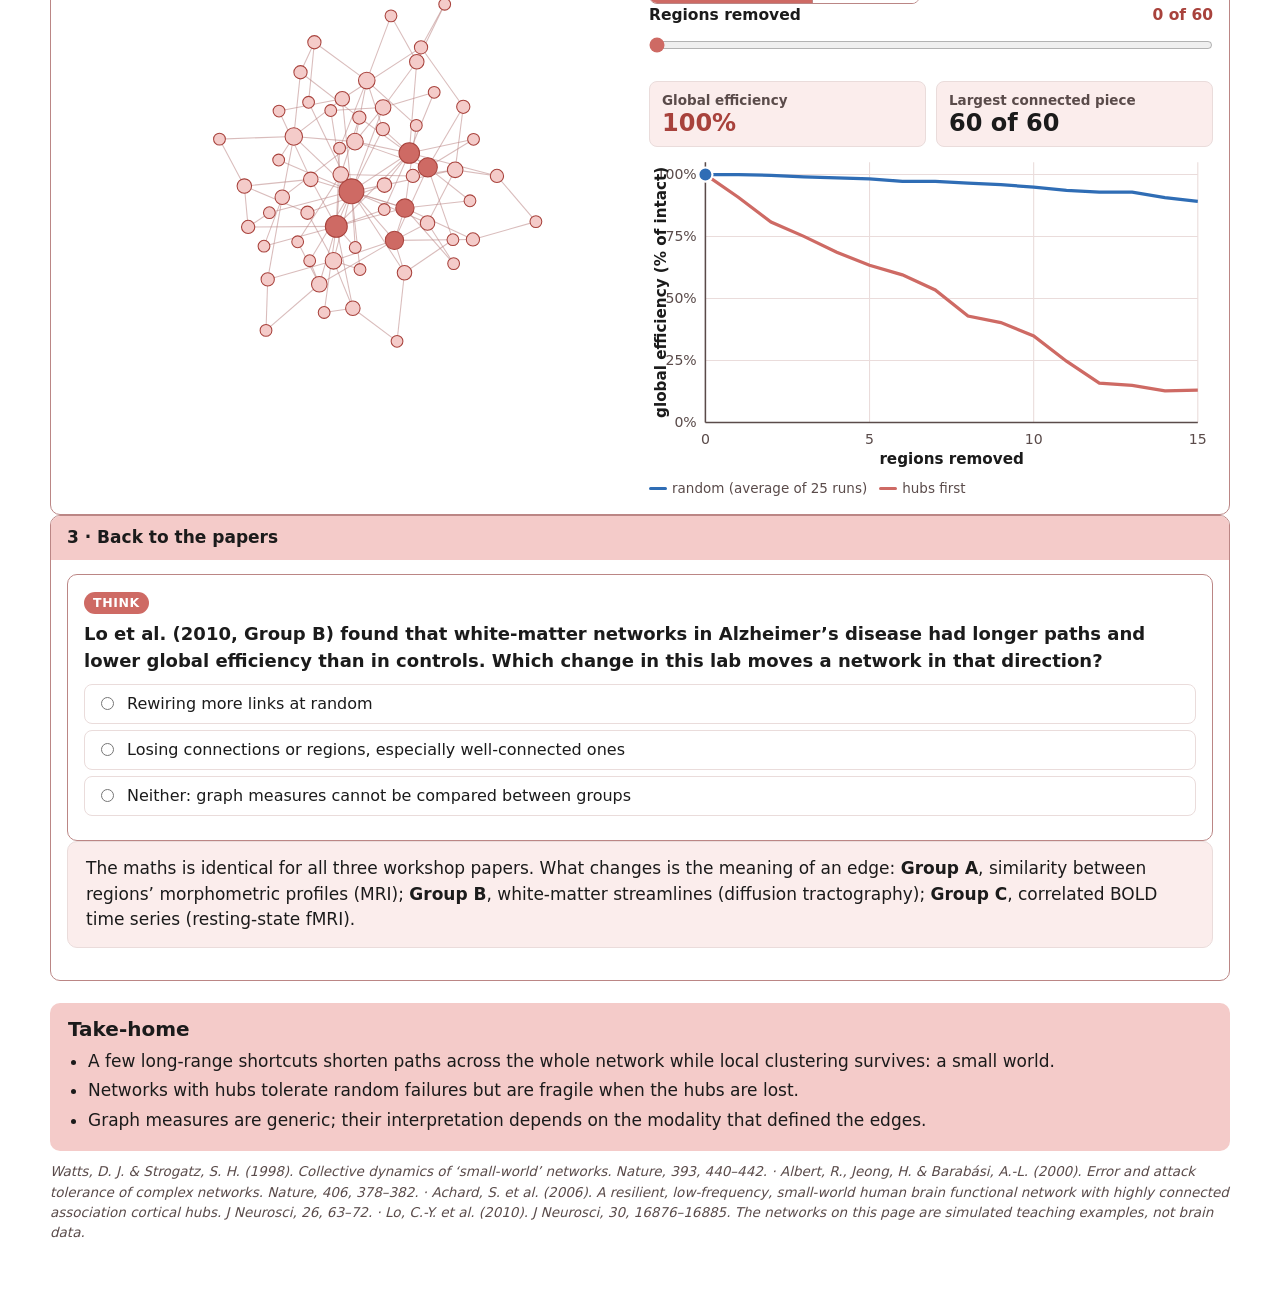
<file: n2-labs/network_lab.html>
<!doctype html>
<html lang="en-GB">
<head>
<meta charset="utf-8">
<meta name="viewport" content="width=device-width, initial-scale=1">
<title>Network lab – N2 Multimodal neuroimaging</title>
<link rel="stylesheet" href="../pbs08-labs/shared.css">
<style>
  .netgrid { display: grid; grid-template-columns: minmax(0, 1fr) minmax(0, 1fr); gap: 18px; align-items: start; }
  @media (max-width: 760px) { .netgrid { grid-template-columns: 1fr; } }
  svg.net { width: 100%; height: auto; display: block; max-width: 420px; margin: 0 auto; }
  svg.net line.e { stroke: var(--rose); stroke-width: 1; opacity: .55; }
  svg.net line.e.sc { stroke: var(--coral); stroke-width: 2; opacity: 1; }
  svg.net line.e.off { opacity: 0; }
  svg.net circle.n { fill: var(--pink); stroke: var(--coral-ink); stroke-width: 1; }
  svg.net circle.n.off { fill: none; stroke: var(--grid); stroke-dasharray: 2 2; }
  svg.net circle.n.hub { fill: var(--coral); }
  .zone { font-size: 13px; color: var(--muted); display: flex; justify-content: space-between; margin-top: -4px; }
  .legend { font-size: 13.5px; color: var(--muted); margin-top: 6px; }
  .legend i { display: inline-block; width: 18px; height: 3px; vertical-align: middle; margin: 0 5px 0 12px; border-radius: 2px; }
  .legend i:first-child { margin-left: 0; }
</style>
</head>
<body>
<div class="wrap" id="root">
  <noscript><p class="callout">This lab needs JavaScript. Please enable it and reload.</p></noscript>
</div>
<script src="../pbs08-labs/shared.js"></script>
<script src="netcore.js"></script>
<script>
(function () {
  'use strict';
  const { h, s, f } = PBS;
  const root = document.getElementById('root');
  const pc = (x) => Math.round(x * 100) + '%';

  root.append(
    h('div', { class: 'topbar' },
      h('div', { class: 'crumbs' }, h('span', {}, 'N2 · Multimodal neuroimaging'), h('span', {}, 'Network lab')),
      h('div', {}, h('span', { class: 'pill' }, 'In the lecture · about 5 min'))),
    h('h1', {}, 'Network lab'),
    h('p', { class: 'sub' }, 'Once you have nodes and edges, the same graph measures apply whatever scan the network came from. Here you build a small world, then damage a network and watch communication fail.'),
    h('div', { class: 'callout' }, 'Answer each question before you touch the slider. Everything runs in your browser on simulated networks; nothing is sent or saved.'));

  /* ================================================================ Part 1: small world */
  const N1 = 80, K1 = 6, SEED1 = 4;
  const PS = [0, 0.002, 0.005, 0.01, 0.02, 0.05, 0.1, 0.2, 0.5, 1];
  const A0 = NET.wattsStrogatz(N1, K1, 0, SEED1), C0 = NET.clustering(A0), L0 = NET.pathLength(A0);
  // average curves over 8 networks per p, for the chart
  const curve = PS.map((p) => {
    let c = 0, l = 0; const R = p === 0 ? 1 : 8;
    for (let r = 0; r < R; r++) { const A = NET.wattsStrogatz(N1, K1, p, 50 + r); c += NET.clustering(A); l += NET.pathLength(A); }
    return { p, c: c / R / C0, l: l / R / L0 };
  });
  const ring = Array.from({ length: N1 }, (_, i) => { const a = 2 * Math.PI * i / N1 - Math.PI / 2; return [200 + 175 * Math.cos(a), 200 + 175 * Math.sin(a)]; });
  const isLocal = (i, j) => { const d = Math.abs(i - j); return Math.min(d, N1 - d) <= K1 / 2; };

  const net1 = s('svg', { class: 'net', viewBox: '0 0 400 400', role: 'img', 'aria-label': 'Ring network' });
  const stats1 = h('div', { class: 'stats' });
  const chartHost1 = h('div', {});
  let pIdx = 0;
  const slider1 = PBS.slider({ label: 'Share of links rewired at random', min: 0, max: PS.length - 1, step: 1, value: 0,
    fmt: (i) => PS[i] === 0 ? 'none' : (PS[i] * 100 >= 1 ? Math.round(PS[i] * 100) + '%' : (PS[i] * 100).toFixed(1) + '%'),
    onInput: (i) => { pIdx = i; draw1(); } });

  const ch1 = PBS.chart(chartHost1, { w: 520, h: 300, m: { l: 52, r: 14, t: 14, b: 46 }, xd: [0, PS.length - 1], yd: [0, 1.05],
    xt: [0, 3, 5, 7, 9], xfmt: (i) => PS[i] === 0 ? '0' : (PS[i] < 0.01 ? PS[i] * 100 + '%' : Math.round(PS[i] * 100) + '%'),
    yt: [0, 0.25, 0.5, 0.75, 1], yfmt: (v) => Math.round(v * 100) + '%', xlabel: 'links rewired (log-like scale)', ylabel: '% of the ordered ring' });
  const path = (key) => curve.map((d, i) => (i ? 'L' : 'M') + ch1.x(i).toFixed(1) + ' ' + ch1.y(d[key]).toFixed(1)).join(' ');
  ch1.back.append(
    s('path', { d: path('c'), fill: 'none', stroke: 'var(--coral)', 'stroke-width': 3 }),
    s('path', { d: path('l'), fill: 'none', stroke: 'var(--blue)', 'stroke-width': 3 }),
    s('text', { class: 'note', x: ch1.x(1.2), y: ch1.y(1.0) - 6, text: 'clustering', fill: 'var(--coral-ink)' }),
    s('text', { class: 'note', x: ch1.x(1.2), y: ch1.y(curve[4].l) + 26, text: 'path length', fill: 'var(--blue)' }));

  function draw1() {
    const p = PS[pIdx], A = NET.wattsStrogatz(N1, K1, p, SEED1), C = NET.clustering(A), L = NET.pathLength(A);
    PBS.clear(net1);
    for (const [i, j] of NET.edges(A)) net1.append(s('line', { class: 'e' + (isLocal(i, j) ? '' : ' sc'), x1: ring[i][0], y1: ring[i][1], x2: ring[j][0], y2: ring[j][1] }));
    for (const [x, y] of ring) net1.append(s('circle', { class: 'n', cx: x, cy: y, r: 4.2 }));
    const shortcuts = NET.edges(A).filter(([i, j]) => !isLocal(i, j)).length;
    PBS.clear(stats1).append(
      h('div', { class: 'stat' }, h('div', { class: 'k' }, 'Clustering (vs ordered ring)'), h('div', { class: 'v coral' }, pc(C / C0))),
      h('div', { class: 'stat' }, h('div', { class: 'k' }, 'Path length (vs ordered ring)'), h('div', { class: 'v' }, pc(L / L0))),
      h('div', { class: 'stat' }, h('div', { class: 'k' }, 'Long-range shortcuts'), h('div', { class: 'v' }, String(shortcuts))));
    const lay = ch1.layer();
    lay.append(s('circle', { cx: ch1.x(pIdx), cy: ch1.y(C / C0), r: 6.5, fill: 'var(--coral)', stroke: 'var(--bg)', 'stroke-width': 2 }),
      s('circle', { cx: ch1.x(pIdx), cy: ch1.y(L / L0), r: 6.5, fill: 'var(--blue)', stroke: 'var(--bg)', 'stroke-width': 2 }));
  }

  root.append(PBS.card('1 · Build a small world', [
    h('p', {}, 'Eighty regions on a ring, each wired to its six nearest neighbours: a regular lattice. Now rewire a share of the links to random far-away regions. Coral lines are the long-range shortcuts.'),
    PBS.task({ tag: 'Predict', title: 'Rewire only 5% of the links. What happens?',
      options: [
        { t: 'Clustering and path length both fall a lot', fb: 'Path length falls a lot, but clustering barely moves. Try it with the slider.' },
        { t: 'Path length falls a lot, clustering stays high', ok: true, fb: 'A handful of shortcuts is enough to bring every region a few steps closer, while local neighbourhoods stay intact. That middle zone is the <i>small world</i>: high clustering (segregation) with short paths (integration).' },
        { t: 'Clustering falls a lot, path length stays the same', fb: 'It is the other way round. Try it with the slider.' }] }),
    h('div', { class: 'netgrid' },
      h('div', {}, net1),
      h('div', {}, slider1, h('div', { class: 'zone' }, h('span', {}, '← regular'), h('span', {}, 'small world'), h('span', {}, 'random →')), stats1, chartHost1))]));
  draw1();

  /* ================================================================ Part 2: damage */
  const N2 = 60, SEED2 = 7;
  const B = NET.hubNetwork(N2, 2, SEED2), deg = NET.degree(B), E0 = NET.efficiency(B);
  const hubOrder = deg.map((d, i) => [d, i]).sort((a, b) => b[0] - a[0] || a[1] - b[1]).map((x) => x[1]);
  const shuffle = (seed) => { const r = NET.rng(seed); return [...Array(N2).keys()].map((i) => [r(), i]).sort((a, b) => a[0] - b[0]).map((x) => x[1]); };
  const randOrder = shuffle(321), MAXR = 15;
  const effAfter = (order, k) => { const g = new Array(N2).fill(false); order.slice(0, k).forEach((i) => { g[i] = true; }); return { g, e: NET.efficiency(B, g) / E0, piece: NET.largestPiece(B, g) }; };
  const hubCurve = [], randCurve = [];
  for (let k = 0; k <= MAXR; k++) {
    hubCurve.push(effAfter(hubOrder, k).e);
    let t = 0; for (let r = 0; r < 25; r++) t += effAfter(shuffle(1000 + r), k).e; randCurve.push(t / 25);
  }
  const pos = NET.layout(B, 11, 450).map(([x, y]) => [200 + 178 * x, 200 + 178 * y]);
  const hubSet = new Set(hubOrder.slice(0, 6));

  let mode = 'random', removed = 0;
  const net2 = s('svg', { class: 'net', viewBox: '0 0 400 400', role: 'img', 'aria-label': 'Network with hubs' });
  const stats2 = h('div', { class: 'stats' });
  const chartHost2 = h('div', {});
  const seg = PBS.seg({ label: 'Which regions fail', value: 'random', options: [{ v: 'random', label: 'Random regions' }, { v: 'hubs', label: 'Hubs first' }], onChange: (v) => { mode = v; draw2(); } });
  const slider2 = PBS.slider({ label: 'Regions removed', min: 0, max: MAXR, step: 1, value: 0, fmt: (v) => v + ' of ' + N2, onInput: (v) => { removed = v; draw2(); } });

  const ch2 = PBS.chart(chartHost2, { w: 520, h: 300, m: { l: 52, r: 14, t: 14, b: 46 }, xd: [0, MAXR], yd: [0, 1.05], xt: [0, 5, 10, 15],
    yt: [0, 0.25, 0.5, 0.75, 1], yfmt: (v) => Math.round(v * 100) + '%', xlabel: 'regions removed', ylabel: 'global efficiency (% of intact)' });
  const line2 = (arr) => arr.map((v, i) => (i ? 'L' : 'M') + ch2.x(i).toFixed(1) + ' ' + ch2.y(v).toFixed(1)).join(' ');
  ch2.back.append(s('path', { d: line2(randCurve), fill: 'none', stroke: 'var(--blue)', 'stroke-width': 3 }),
    s('path', { d: line2(hubCurve), fill: 'none', stroke: 'var(--coral)', 'stroke-width': 3 }));

  function draw2() {
    const st = effAfter(mode === 'hubs' ? hubOrder : randOrder, removed);
    PBS.clear(net2);
    for (const [i, j] of NET.edges(B)) net2.append(s('line', { class: 'e' + (st.g[i] || st.g[j] ? ' off' : ''), x1: pos[i][0], y1: pos[i][1], x2: pos[j][0], y2: pos[j][1] }));
    for (let i = 0; i < N2; i++) net2.append(s('circle', { class: 'n' + (st.g[i] ? ' off' : (hubSet.has(i) ? ' hub' : '')), cx: pos[i][0], cy: pos[i][1], r: 2.5 + 2.2 * Math.sqrt(deg[i]) }));
    PBS.clear(stats2).append(
      h('div', { class: 'stat' }, h('div', { class: 'k' }, 'Global efficiency'), h('div', { class: 'v coral' }, pc(st.e))),
      h('div', { class: 'stat' }, h('div', { class: 'k' }, 'Largest connected piece'), h('div', { class: 'v' }, st.piece + ' of ' + (N2 - removed))));
    ch2.layer().append(s('circle', { cx: ch2.x(removed), cy: ch2.y(st.e), r: 6.5, fill: mode === 'hubs' ? 'var(--coral)' : 'var(--blue)', stroke: 'var(--bg)', 'stroke-width': 2 }));
  }

  root.append(PBS.card('2 · Damage the network', [
    h('p', {}, 'A different network of 60 regions, grown so that a few regions collect many connections: hubs (larger, darker circles). Global efficiency asks how easily every region can reach every other, averaging one over the shortest path for each pair.'),
    PBS.task({ tag: 'Predict', title: 'Ten regions fail. Which hurts communication more?',
      options: [
        { t: 'Ten random regions', fb: 'Random failures mostly hit poorly connected regions, and the network routes around them. Compare the two curves.' },
        { t: 'The ten best-connected hubs', ok: true, fb: 'Losing the hubs breaks the shortcuts that hold the network together: efficiency collapses and the network falls apart into pieces. Such networks are robust to random failure but fragile to targeted attack.' },
        { t: 'About the same either way', fb: 'Compare the two curves: they part company quickly.' }] }),
    h('div', { class: 'netgrid' },
      h('div', {}, net2),
      h('div', {}, seg, slider2, stats2, chartHost2,
        h('div', { class: 'legend' }, h('i', { style: { background: 'var(--blue)' } }), 'random (average of 25 runs)', h('i', { style: { background: 'var(--coral)' } }), 'hubs first')))]));
  draw2();

  /* ================================================================ Part 3: link to the workshop papers */
  root.append(PBS.card('3 · Back to the papers', [
    PBS.task({ tag: 'Think', title: 'Lo et al. (2010, Group B) found that white-matter networks in Alzheimer’s disease had longer paths and lower global efficiency than in controls. Which change in this lab moves a network in that direction?',
      options: [
        { t: 'Rewiring more links at random', fb: 'Random rewiring adds shortcuts, so paths get <i>shorter</i>, not longer.' },
        { t: 'Losing connections or regions, especially well-connected ones', ok: true, fb: 'Losing links that carry shortcuts makes paths longer and efficiency lower. A toy model cannot tell you <i>why</i> it happens in patients; that is a question for the paper and its methods.' },
        { t: 'Neither: graph measures cannot be compared between groups', fb: 'They can, and all three workshop papers do. The care is in interpretation, because an edge means something different in each.' }] }),
    h('div', { class: 'callout soft', html: 'The maths is identical for all three workshop papers. What changes is the meaning of an edge: <b>Group A</b>, similarity between regions’ morphometric profiles (MRI); <b>Group B</b>, white-matter streamlines (diffusion tractography); <b>Group C</b>, correlated BOLD time series (resting-state fMRI).' })]));

  root.append(PBS.takeaway([
    'A few long-range shortcuts shorten paths across the whole network while local clustering survives: a small world.',
    'Networks with hubs tolerate random failures but are fragile when the hubs are lost.',
    'Graph measures are generic; their interpretation depends on the modality that defined the edges.']));
  root.append(h('p', { class: 'src', html: 'Watts, D. J. &amp; Strogatz, S. H. (1998). Collective dynamics of ‘small-world’ networks. <i>Nature</i>, 393, 440–442. · Albert, R., Jeong, H. &amp; Barabási, A.-L. (2000). Error and attack tolerance of complex networks. <i>Nature</i>, 406, 378–382. · Achard, S. et al. (2006). A resilient, low-frequency, small-world human brain functional network with highly connected association cortical hubs. <i>J Neurosci</i>, 26, 63–72. · Lo, C.-Y. et al. (2010). <i>J Neurosci</i>, 30, 16876–16885. The networks on this page are simulated teaching examples, not brain data.' }));
})();
</script>
</body>
</html>
</file>
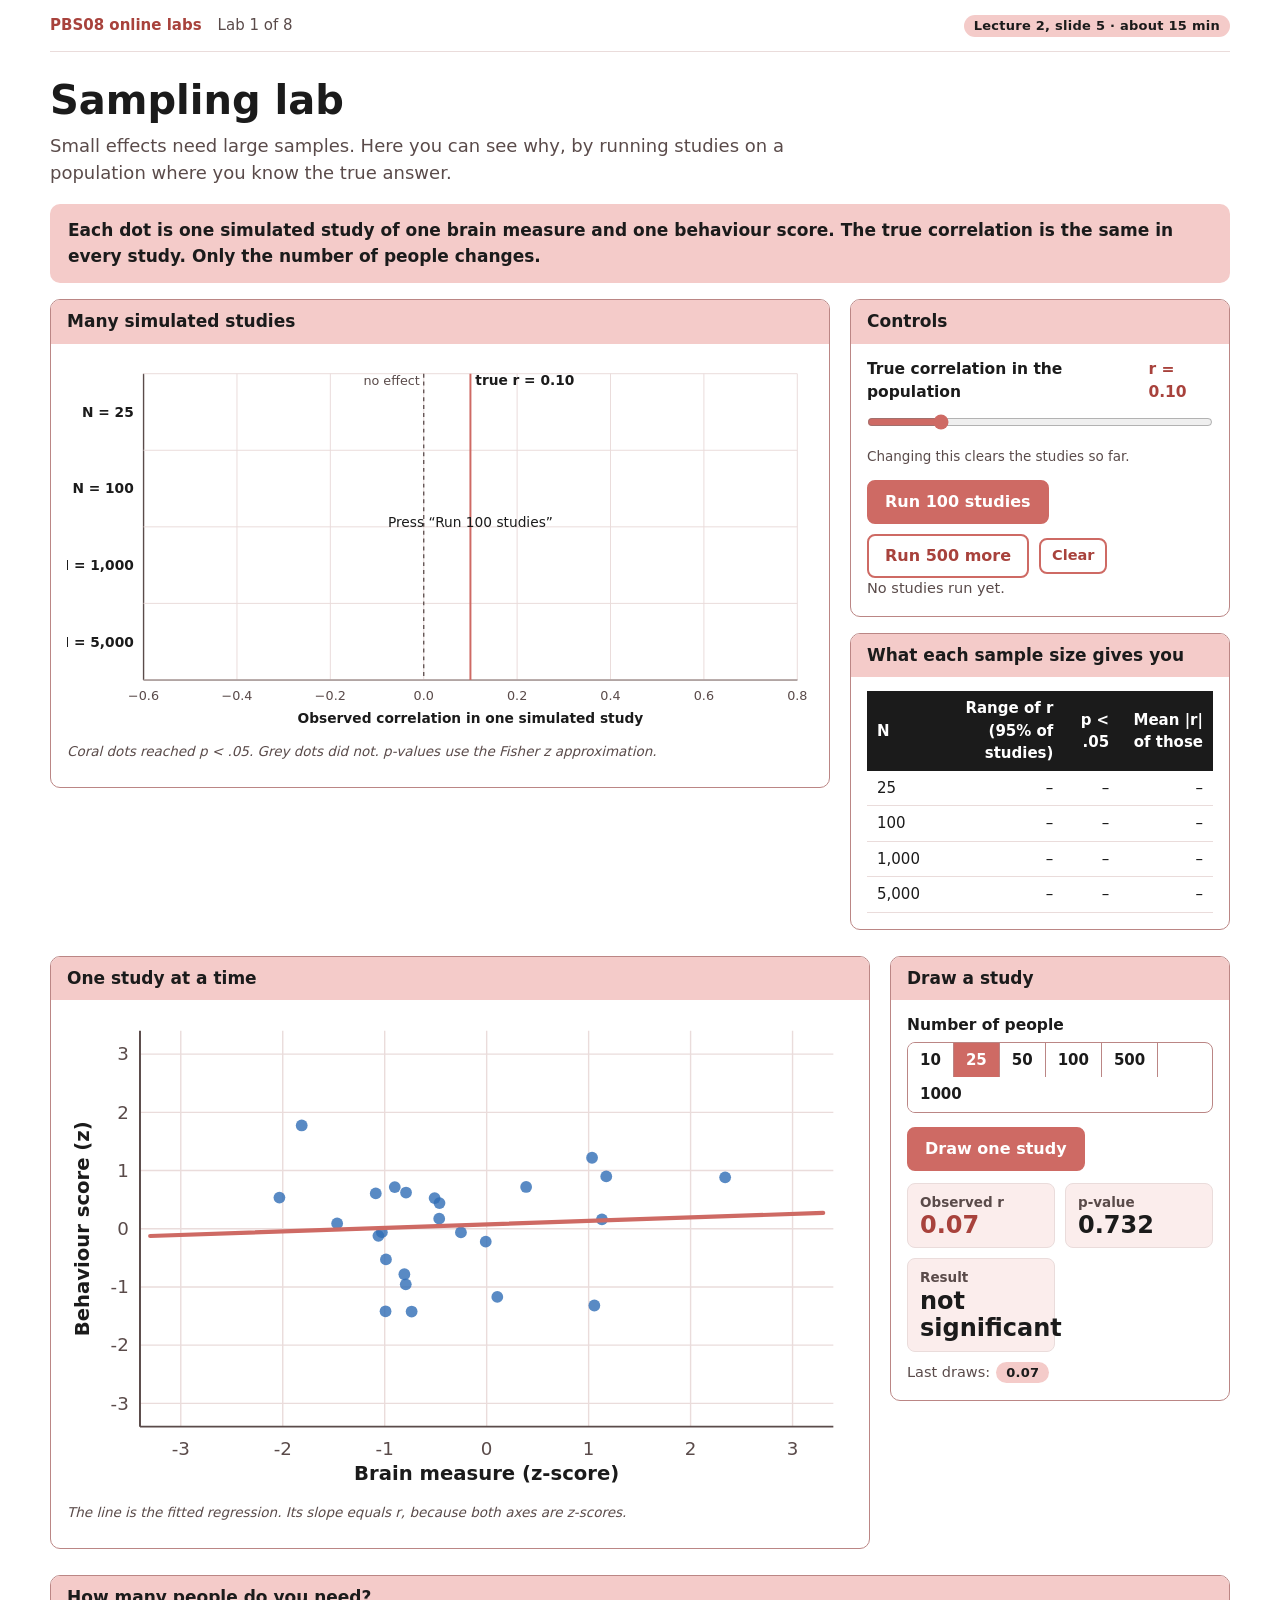
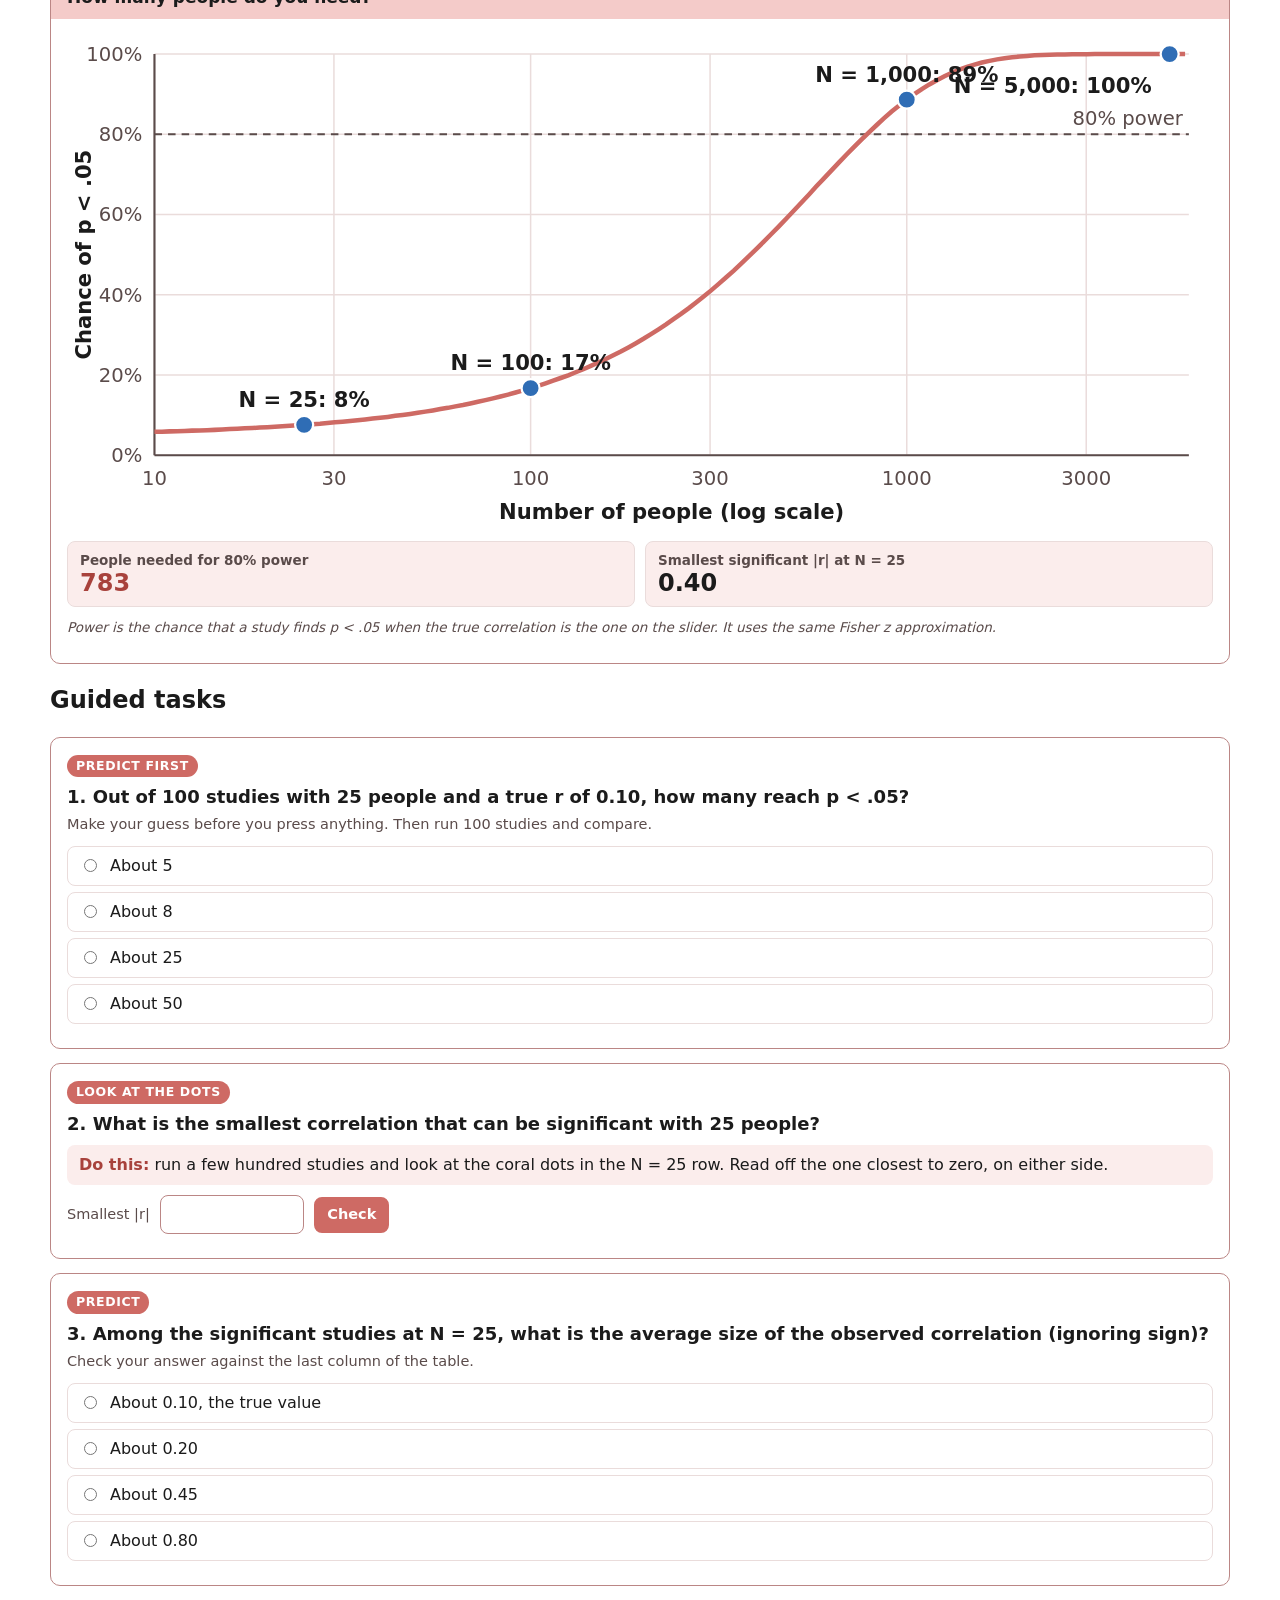
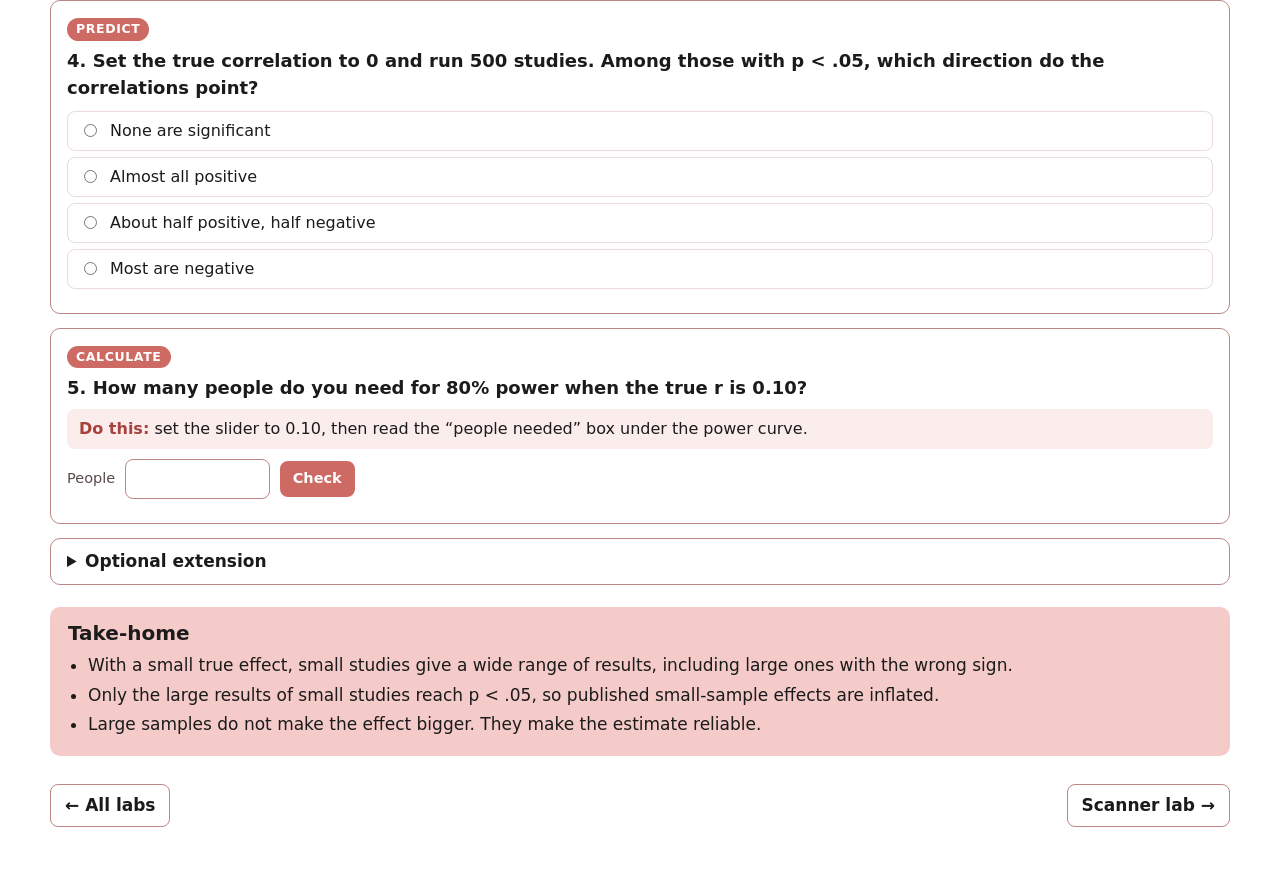
<file: pbs08-labs/lab1_sampling.html>
<!doctype html>
<html lang="en-GB">
<head>
<meta charset="utf-8">
<meta name="viewport" content="width=device-width, initial-scale=1">
<title>Sampling lab – PBS08</title>
<link rel="stylesheet" href="shared.css">
</head>
<body>
<div class="wrap" id="root">
  <noscript><p class="callout">These labs need JavaScript. Please enable it and reload.</p></noscript>
</div>
<script src="shared.js"></script>
<script>
(function () {
  const { h, s, f, pct } = PBS;
  const root = document.getElementById('root');
  const NS = [25, 100, 1000, 5000];
  const rng = PBS.rng(20261020);
  const store = { 25: [], 100: [], 1000: [], 5000: [] };
  let trueR = 0.10;
  let studiesRun = 0;
  const CAP = 700;

  /* ---------- simulation ---------- */
  function simulateStudy(n, rho) {
    const x = new Float64Array(n), y = new Float64Array(n), c = Math.sqrt(1 - rho * rho);
    let mx = 0, my = 0;
    for (let i = 0; i < n; i++) { x[i] = rng.n(); y[i] = rho * x[i] + c * rng.n(); mx += x[i]; my += y[i]; }
    mx /= n; my /= n;
    let sxy = 0, sxx = 0, syy = 0;
    for (let i = 0; i < n; i++) { const dx = x[i] - mx, dy = y[i] - my; sxy += dx * dy; sxx += dx * dx; syy += dy * dy; }
    const r = sxy / Math.sqrt(sxx * syy);
    return { r, x, y, p: pvalue(r, n) };
  }
  function pvalue(r, n) { const z = Math.atanh(Math.max(-0.999999, Math.min(0.999999, r))) * Math.sqrt(n - 3); return 2 * (1 - PBS.normCdf(Math.abs(z))); }
  function corrStats(n, r) { return { r, sig: pvalue(r, n) < 0.05, jit: rng.u() }; }
  function power(n, rho) {
    const d = Math.atanh(rho) * Math.sqrt(n - 3);
    return 1 - PBS.normCdf(1.96 - d) + PBS.normCdf(-1.96 - d);
  }
  function runBatch(k) {
    for (const n of NS) {
      for (let j = 0; j < k; j++) {
        const st = simulateStudy(n, trueR);
        const arr = store[n]; arr.push(corrStats(n, st.r)); if (arr.length > CAP) arr.shift();
      }
    }
    studiesRun += k;
  }

  /* ---------- page head ---------- */
  root.append(
    h('h1', {}, 'Sampling lab'),
    h('p', { class: 'sub' }, 'Small effects need large samples. Here you can see why, by running studies on a population where you know the true answer.'),
    h('div', { class: 'callout' }, 'Each dot is one simulated study of one brain measure and one behaviour score. The true correlation is the same in every study. Only the number of people changes.')
  );

  /* ---------- card 1: many studies ---------- */
  const stripHost = h('div', {});
  const rSlider = PBS.slider({ id: 'trueR', label: 'True correlation in the population', min: 0, max: 0.5, step: 0.01, value: 0.10, fmt: (v) => 'r = ' + f(v, 2), onInput: (v) => { trueR = v; clearAll(); drawStrip(); updateTable(); updatePower(); }, hint: 'Changing this clears the studies so far.' });
  const runBtn = h('button', { class: 'btn', type: 'button', id: 'run100' }, 'Run 100 studies');
  const run1000 = h('button', { class: 'btn alt', type: 'button', id: 'run500' }, 'Run 500 more');
  const clrBtn = h('button', { class: 'btn alt sm', type: 'button', id: 'clear' }, 'Clear');
  const counter = h('div', { class: 'small', id: 'counter' }, 'No studies run yet.');
  const tblHost = h('div', { class: 'scroll-x' });

  const lab1 = h('div', { class: 'lab wide-controls' },
    PBS.card('Many simulated studies', [stripHost, h('p', { class: 'src' }, 'Coral dots reached p < .05. Grey dots did not. p-values use the Fisher z approximation.')]),
    h('div', { class: 'stack' },
      PBS.card('Controls', [rSlider, h('div', { class: 'row' }, runBtn, run1000, clrBtn), counter]),
      PBS.card('What each sample size gives you', tblHost)));
  root.append(lab1);

  const ch = PBS.chart(stripHost, { w: 760, h: 380, m: { l: 78, r: 16, t: 16, b: 52 }, xd: [-0.6, 0.8], yd: [0, 4], xt: PBS.ticks(-0.6, 0.8, 0.2), xfmt: (v) => f(v, 1), yt: [], xlabel: 'Observed correlation in one simulated study', label: 'Strip chart of observed correlations by sample size' });
  NS.forEach((n, i) => {
    const yy = ch.y(3 - i + 0.5);
    ch.back.append(s('line', { class: 'grid', x1: ch.m.l, x2: ch.m.l + ch.iw, y1: ch.y(i), y2: ch.y(i) }));
    ch.back.append(s('text', { class: 'axl', x: ch.m.l - 10, y: yy + 5, 'text-anchor': 'end', text: 'N = ' + n.toLocaleString('en-GB') }));
  });
  ch.back.append(s('line', { class: 'grid', x1: ch.m.l, x2: ch.m.l + ch.iw, y1: ch.y(4), y2: ch.y(4) }));
  function drawStrip() {
    const L = ch.layer();
    L.append(s('line', { x1: ch.x(0), x2: ch.x(0), y1: ch.m.t, y2: ch.m.t + ch.ih, stroke: 'var(--muted)', 'stroke-width': 1.3, 'stroke-dasharray': '4 4' }));
    L.append(s('text', { class: 'tick', x: ch.x(0) - 4, y: ch.m.t + 12, 'text-anchor': 'end', text: 'no effect' }));
    if (trueR > 0) {
      L.append(s('line', { x1: ch.x(trueR), x2: ch.x(trueR), y1: ch.m.t, y2: ch.m.t + ch.ih, stroke: 'var(--coral)', 'stroke-width': 2 }));
      L.append(s('text', { class: 'note', x: ch.x(trueR) + 5, y: ch.m.t + 12, fill: 'var(--coral-ink)', style: 'font-weight:700', text: 'true r = ' + f(trueR, 2) }));
    }
    NS.forEach((n, i) => {
      const row = i; // 0 at top
      const yBase = 3 - row; // chart row index from the bottom
      const arr = store[n];
      for (const d of arr) {
        if (d.sig) continue;
        L.append(s('circle', { cx: ch.x(d.r), cy: ch.y(yBase + 0.18 + 0.64 * d.jit), r: 3.3, fill: 'var(--muted)', 'fill-opacity': 0.4 }));
      }
      for (const d of arr) {
        if (!d.sig) continue;
        L.append(s('circle', { cx: ch.x(d.r), cy: ch.y(yBase + 0.18 + 0.64 * d.jit), r: 3.8, fill: 'var(--coral)', stroke: 'var(--card)', 'stroke-width': 0.6 }));
      }
    });
    if (!studiesRun) L.append(s('text', { class: 'note', x: ch.m.l + ch.iw / 2, y: ch.m.t + ch.ih / 2, 'text-anchor': 'middle', text: 'Press “Run 100 studies”' }));
  }

  function updateTable() {
    PBS.clear(tblHost);
    const head = h('tr', {}, h('th', {}, 'N'), h('th', { class: 'n' }, 'Range of r (95% of studies)'), h('th', { class: 'n' }, 'p < .05'), h('th', { class: 'n' }, 'Mean |r| of those'));
    const rows = NS.map((n) => {
      const a = store[n];
      if (!a.length) return h('tr', {}, h('td', {}, n.toLocaleString('en-GB')), h('td', { class: 'n' }, '–'), h('td', { class: 'n' }, '–'), h('td', { class: 'n' }, '–'));
      const sorted = a.map((d) => d.r).sort((p, q) => p - q);
      const lo = PBS.quantile(sorted, 0.025), hi = PBS.quantile(sorted, 0.975);
      const sig = a.filter((d) => d.sig);
      const ms = sig.length ? PBS.mean(sig.map((d) => Math.abs(d.r))) : NaN;
      return h('tr', {}, h('td', {}, n.toLocaleString('en-GB')), h('td', { class: 'n' }, f(lo, 2) + ' to ' + f(hi, 2)), h('td', { class: 'n' }, pct(sig.length / a.length, 0)), h('td', { class: 'n' }, sig.length ? f(ms, 2) : '–'));
    });
    tblHost.append(h('table', { class: 't' }, h('thead', {}, head), h('tbody', {}, rows)));
    const a25 = store[25].filter((d) => d.sig);
    if (trueR > 0 && a25.length >= 3) tblHost.append(h('p', { class: 'small', style: { marginTop: '8px', whiteSpace: 'normal' } }, 'At N = 25 the significant studies overstate the true effect about ' + f(PBS.mean(a25.map((d) => Math.abs(d.r))) / trueR, 1) + ' times.'));
    counter.textContent = studiesRun ? studiesRun + ' studies run at each sample size.' : 'No studies run yet.';
  }
  function clearAll() { for (const n of NS) store[n].length = 0; studiesRun = 0; }
  runBtn.addEventListener('click', () => { runBatch(100); drawStrip(); updateTable(); });
  run1000.addEventListener('click', () => { runBatch(500); drawStrip(); updateTable(); });
  clrBtn.addEventListener('click', () => { clearAll(); drawStrip(); updateTable(); });

  /* ---------- card 2: one study ---------- */
  const scHost = h('div', {});
  let oneN = 25;
  const hist = [];
  const histHost = h('div', { class: 'row', style: { gap: '6px' } });
  const readout = h('div', { class: 'stats', id: 'readout' });
  const nSeg = PBS.seg({ label: 'Sample size', value: 25, options: [10, 25, 50, 100, 500, 1000].map((v) => ({ v, label: String(v) })), onChange: (v) => { oneN = v; hist.length = 0; draw1(); } });
  const draw1Btn = h('button', { class: 'btn', type: 'button', id: 'draw1' }, 'Draw one study');
  const sc = PBS.chart(scHost, { w: 560, h: 340, m: { l: 52, r: 14, t: 12, b: 46 }, xd: [-3.4, 3.4], yd: [-3.4, 3.4], xt: [-3, -2, -1, 0, 1, 2, 3], yt: [-3, -2, -1, 0, 1, 2, 3], xlabel: 'Brain measure (z-score)', ylabel: 'Behaviour score (z)', label: 'Scatter plot of one simulated study' });
  function draw1() {
    const st = simulateStudy(oneN, trueR);
    hist.push({ r: st.r, sig: st.p < 0.05 }); if (hist.length > 14) hist.shift();
    const L = sc.layer();
    const k = Math.min(oneN, 400);
    for (let i = 0; i < k; i++) L.append(s('circle', { cx: sc.x(Math.max(-3.3, Math.min(3.3, st.x[i]))), cy: sc.y(Math.max(-3.3, Math.min(3.3, st.y[i]))), r: oneN > 200 ? 2.6 : 4.2, fill: 'var(--blue)', 'fill-opacity': oneN > 200 ? 0.45 : 0.8 }));
    let mx = 0, my = 0; for (let i = 0; i < oneN; i++) { mx += st.x[i]; my += st.y[i]; } mx /= oneN; my /= oneN;
    let sxx = 0, sxy = 0; for (let i = 0; i < oneN; i++) { sxx += (st.x[i] - mx) ** 2; sxy += (st.x[i] - mx) * (st.y[i] - my); }
    const b = sxy / sxx, a0 = my - b * mx;
    L.append(s('line', { x1: sc.x(-3.3), x2: sc.x(3.3), y1: sc.y(a0 + b * -3.3), y2: sc.y(a0 + b * 3.3), stroke: 'var(--coral)', 'stroke-width': 3, 'stroke-linecap': 'round' }));
    PBS.clear(readout);
    readout.append(
      h('div', { class: 'stat' }, h('div', { class: 'k' }, 'Observed r'), h('div', { class: 'v coral' }, f(st.r, 2))),
      h('div', { class: 'stat' }, h('div', { class: 'k' }, 'p-value'), h('div', { class: 'v' }, st.p < 0.001 ? '< .001' : f(st.p, 3))),
      h('div', { class: 'stat' }, h('div', { class: 'k' }, 'Result'), h('div', { class: 'v' }, st.p < 0.05 ? 'significant' : 'not significant')));
    PBS.clear(histHost);
    histHost.append(h('span', { class: 'small' }, 'Last draws:'), ...hist.map((d) => h('span', { class: 'pill', style: d.sig ? { background: 'var(--coral)', color: 'var(--btn-ink)' } : {} }, f(d.r, 2))));
  }
  draw1Btn.addEventListener('click', draw1);
  root.append(h('div', { class: 'lab' },
    PBS.card('One study at a time', [scHost, h('p', { class: 'src' }, 'The line is the fitted regression. Its slope equals r, because both axes are z-scores.')]),
    h('div', { class: 'stack' },
      PBS.card('Draw a study', [h('div', { class: 'ctl' }, h('div', { class: 'lbl' }, h('span', {}, 'Number of people')), nSeg), h('div', { class: 'row', style: { marginBottom: '12px' } }, draw1Btn), readout, h('div', { style: { marginTop: '10px' } }, histHost)]))));

  /* ---------- card 3: power ---------- */
  const pwHost = h('div', {});
  const pwOut = h('div', { class: 'stats' });
  const pw = PBS.chart(pwHost, { w: 760, h: 330, m: { l: 58, r: 16, t: 14, b: 50 }, xd: [1, 3.75], yd: [0, 1], xt: [1, Math.log10(30), 2, Math.log10(300), 3, Math.log10(3000)], xfmt: (v) => String(Math.round(Math.pow(10, v))), yt: [0, 0.2, 0.4, 0.6, 0.8, 1], yfmt: (v) => Math.round(v * 100) + '%', xlabel: 'Number of people (log scale)', ylabel: 'Chance of p < .05', label: 'Statistical power against sample size' });
  function updatePower() {
    const L = pw.layer();
    L.append(s('line', { x1: pw.m.l, x2: pw.m.l + pw.iw, y1: pw.y(0.8), y2: pw.y(0.8), stroke: 'var(--muted)', 'stroke-dasharray': '5 4', 'stroke-width': 1.3 }));
    L.append(s('text', { class: 'tick', x: pw.m.l + pw.iw - 4, y: pw.y(0.8) - 6, 'text-anchor': 'end', text: '80% power' }));
    let d = '';
    for (let v = 1; v <= 3.75; v += 0.02) { const n = Math.pow(10, v); d += (d ? 'L' : 'M') + pw.x(v).toFixed(1) + ' ' + pw.y(power(n, Math.max(trueR, 0.0001))).toFixed(1); }
    L.append(s('path', { d, fill: 'none', stroke: 'var(--coral)', 'stroke-width': 3 }));
    NS.forEach((n) => {
      const pv = trueR > 0 ? power(n, trueR) : 0.05;
      L.append(s('circle', { cx: pw.x(Math.log10(n)), cy: pw.y(pv), r: 6, fill: 'var(--blue)', stroke: 'var(--card)', 'stroke-width': 1.5 }));
      L.append(s('text', { class: 'note', x: pw.x(Math.log10(n)) - (pv > 0.9 ? 12 : 0), y: pv > 0.9 ? pw.y(pv) + 26 : pw.y(pv) - 12, 'text-anchor': pv > 0.9 ? 'end' : 'middle', style: 'font-weight:700', text: 'N = ' + n.toLocaleString('en-GB') + ': ' + Math.round(pv * 100) + '%' }));
    });
    PBS.clear(pwOut);
    if (trueR > 0) {
      const n80 = Math.ceil(Math.pow((1.96 + 0.8416) / Math.atanh(trueR), 2) + 3);
      pwOut.append(h('div', { class: 'stat' }, h('div', { class: 'k' }, 'People needed for 80% power'), h('div', { class: 'v coral' }, n80.toLocaleString('en-GB'))),
        h('div', { class: 'stat' }, h('div', { class: 'k' }, 'Smallest significant |r| at N = 25'), h('div', { class: 'v' }, f(Math.tanh(1.96 / Math.sqrt(22)), 2))));
    } else {
      pwOut.append(h('div', { class: 'stat' }, h('div', { class: 'k' }, 'With no true effect'), h('div', { class: 'v' }, '5% still significant')));
    }
  }
  root.append(PBS.card('How many people do you need?', [pwHost, h('div', { style: { marginTop: '10px' } }, pwOut), h('p', { class: 'src' }, 'Power is the chance that a study finds p < .05 when the true correlation is the one on the slider. It uses the same Fisher z approximation.')]));

  /* ---------- tasks ---------- */
  const tasks = h('div', { class: 'tasks', style: { marginTop: '22px' } },
    h('h2', {}, 'Guided tasks'),
    PBS.task({ tag: 'Predict first', title: '1. Out of 100 studies with 25 people and a true r of 0.10, how many reach p < .05?',
      body: '<p class="small">Make your guess before you press anything. Then run 100 studies and compare.</p>',
      options: [{ t: 'About 5', fb: 'That would be the rate if there were no true effect at all. A true effect of 0.10 adds a little.' }, { t: 'About 8', ok: true, fb: 'Power at N = 25 and r = 0.10 is only about 8%. A small effect and a small sample rarely reach p < .05.' }, { t: 'About 25', fb: 'Too high. A study this small would find the effect about once in a dozen tries.' }, { t: 'About 50', fb: 'Far too high. You need hundreds of people for even odds with an effect this small.' }] }),
    PBS.numtask({ tag: 'Look at the dots', title: '2. What is the smallest correlation that can be significant with 25 people?',
      body: '<div class="do"><b>Do this:</b> run a few hundred studies and look at the coral dots in the N = 25 row. Read off the one closest to zero, on either side.</div>',
      label: 'Smallest |r|', answer: 0.4, tol: 0.03, fbRight: 'The cut-off is about 0.40. Every significant result at N = 25 is at least that large, and the true value is 0.10.', fbWrong: 'Look again: no coral dot sits between about −0.40 and +0.40. The cut-off is |r| ≈ 0.40.' }),
    PBS.task({ tag: 'Predict', title: '3. Among the significant studies at N = 25, what is the average size of the observed correlation (ignoring sign)?',
      body: '<p class="small">Check your answer against the last column of the table.</p>',
      options: [{ t: 'About 0.10, the true value', fb: 'It would be, if significance did not select anything. But only large correlations can pass at this N.' }, { t: 'About 0.20', fb: 'Still too low: nothing smaller than about 0.40 can be significant at N = 25.' }, { t: 'About 0.45', ok: true, fb: 'Significant small studies overestimate the effect about fourfold. This is why published small-sample effects tend to shrink on replication.' }, { t: 'About 0.80', fb: 'Too high: the average sits just above the 0.40 cut-off.' }] }),
    PBS.task({ tag: 'Predict', title: '4. Set the true correlation to 0 and run 500 studies. Among those with p < .05, which direction do the correlations point?',
      options: [{ t: 'None are significant', fb: 'About 5% of studies are significant even when nothing is going on.' }, { t: 'Almost all positive', fb: 'There is nothing to favour either direction.' }, { t: 'About half positive, half negative', ok: true, fb: 'Chance gives false positives in both directions. Without a true effect, “significant” results are noise with a sign attached.' }, { t: 'Most are negative', fb: 'There is nothing to favour either direction.' }] }),
    PBS.numtask({ tag: 'Calculate', title: '5. How many people do you need for 80% power when the true r is 0.10?',
      body: '<div class="do"><b>Do this:</b> set the slider to 0.10, then read the “people needed” box under the power curve.</div>',
      label: 'People', answer: 783, tol: 40, fbRight: 'Around 780. Lecture 1’s point about thousands of participants follows directly: for r around 0.1, you need hundreds just for even odds, and more to estimate the size well.', fbWrong: 'Set the slider to 0.10 and read the box: the answer is about 780.' }),
    h('details', { class: 'more' }, h('summary', {}, 'Optional extension'), h('p', { style: { marginTop: '8px' } }, 'Set the true correlation to 0.30 and repeat tasks 1 to 3. How does the picture change? At which sample size does the average significant r come within 10% of the true value?')));
  root.append(tasks);
  root.append(PBS.takeaway([
    'With a small true effect, small studies give a wide range of results, including large ones with the wrong sign.',
    'Only the large results of small studies reach p < .05, so published small-sample effects are inflated.',
    'Large samples do not make the effect bigger. They make the estimate reliable.']));

  PBS.frame('sampling', root);
  drawStrip(); updateTable(); updatePower(); draw1();
})();
</script>
</body>
</html>
</file>
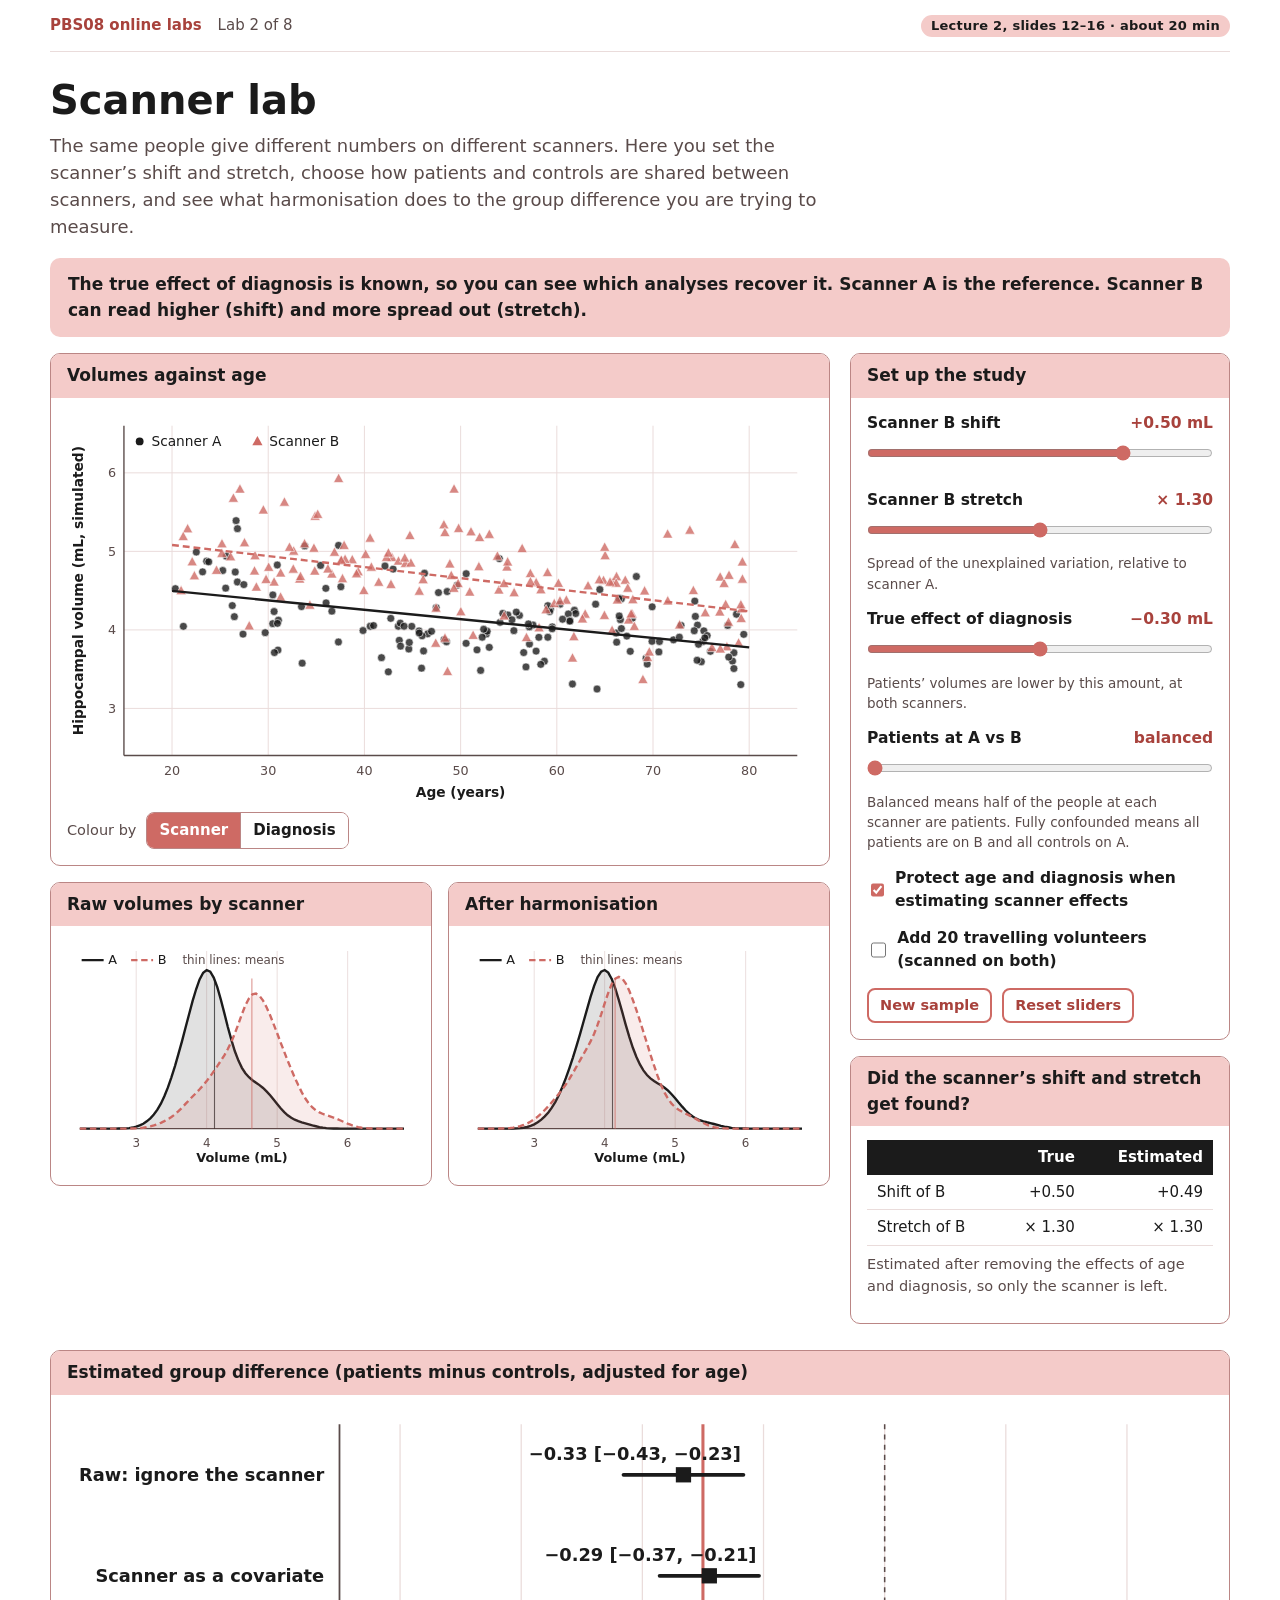
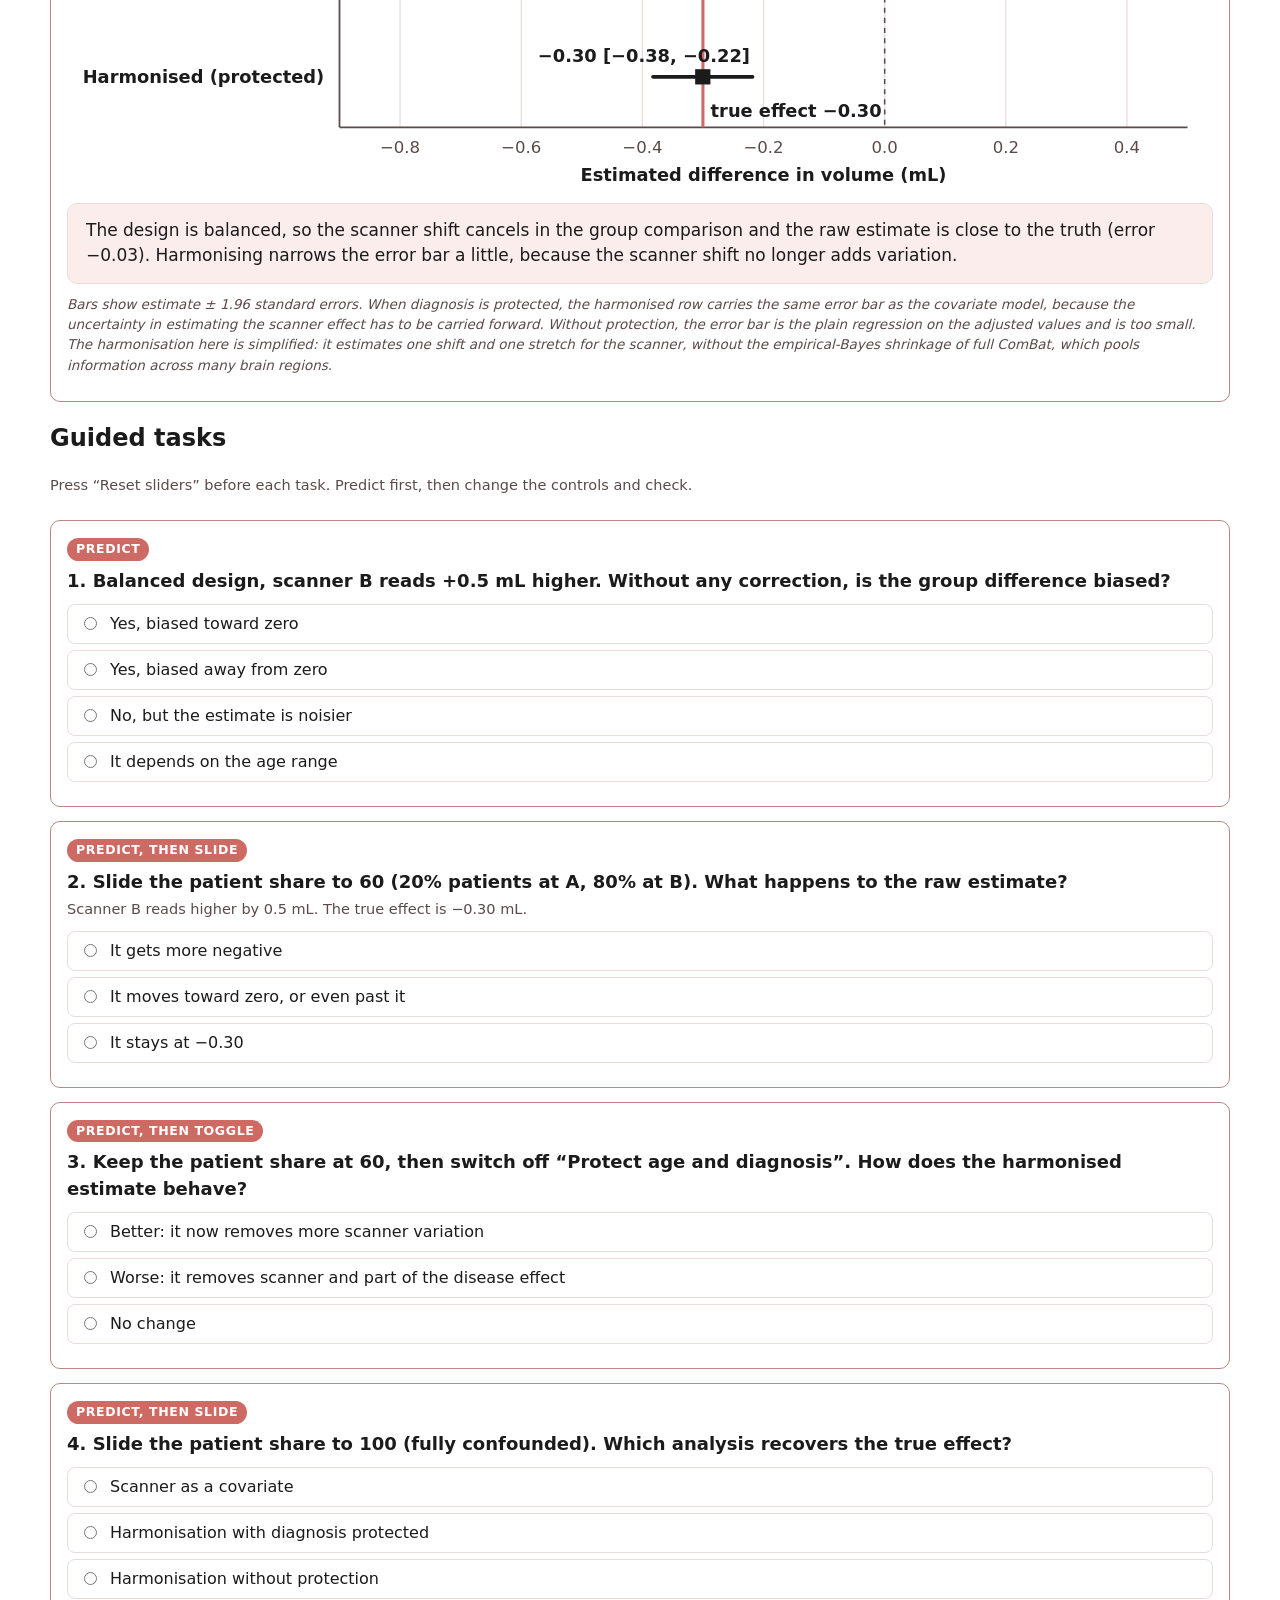
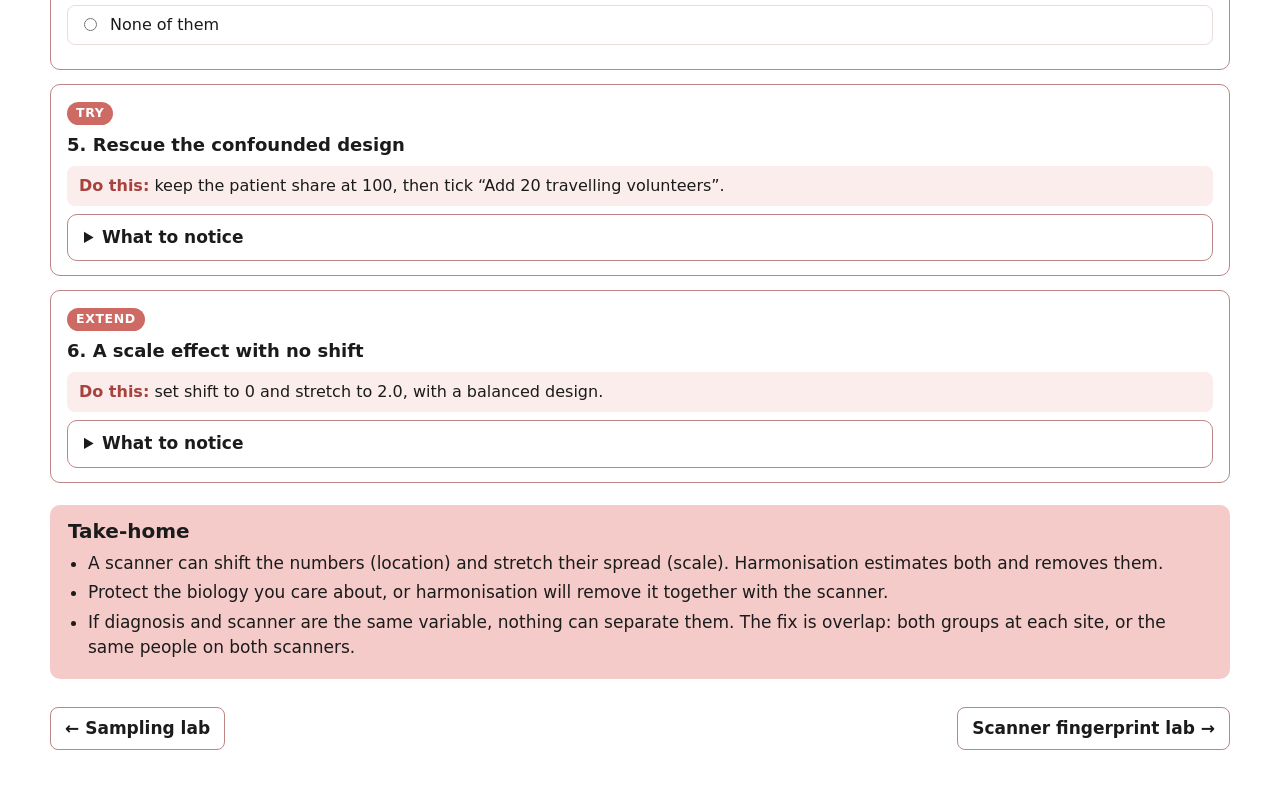
<file: pbs08-labs/lab2_scanner.html>
<!doctype html>
<html lang="en-GB">
<head>
<meta charset="utf-8">
<meta name="viewport" content="width=device-width, initial-scale=1">
<title>Scanner lab – PBS08</title>
<link rel="stylesheet" href="shared.css">
</head>
<body>
<div class="wrap" id="root">
  <noscript><p class="callout">These labs need JavaScript. Please enable it and reload.</p></noscript>
</div>
<script src="shared.js"></script>
<script>
(function () {
  const { h, s, f } = PBS;
  const root = document.getElementById('root');

  /* ---------- the world: two scanners, one biology ---------- */
  const NA = 150, NB = 150, NT = 20, SD_E = 0.30;
  const BASE = (age) => 4.6 - 0.011 * (age - 20);
  let seed = 21, pop;
  function draw() {
    const r = PBS.rng(seed);
    const mk = () => ({ age: 20 + 60 * r.u(), u: r.u(), b: 0.28 * r.n(), m: 0.11 * r.n() });
    pop = { A: Array.from({ length: NA }, mk), B: Array.from({ length: NB }, mk), T: Array.from({ length: NT }, () => ({ age: 20 + 60 * r.u(), b: 0.28 * r.n(), mA: 0.11 * r.n(), mB: 0.11 * r.n() })) };
  }
  draw();

  const P = { shift: 0.5, stretch: 1.3, eff: 0.30, imb: 0, protect: true, travel: false, colour: 'site' };

  function buildRows() {
    const t = P.imb / 100, pA = 0.5 - 0.5 * t, pB = 0.5 + 0.5 * t, R = [];
    pop.A.forEach((d) => { const dx = d.u < pA ? 1 : 0; R.push({ site: 0, age: d.age, dx, y: BASE(d.age) - P.eff * dx + (d.b + d.m), trav: false }); });
    pop.B.forEach((d) => { const dx = d.u < pB ? 1 : 0; R.push({ site: 1, age: d.age, dx, y: BASE(d.age) - P.eff * dx + P.shift + P.stretch * (d.b + d.m), trav: false }); });
    if (P.travel) pop.T.forEach((d, i) => {
      R.push({ site: 0, age: d.age, dx: 0, y: BASE(d.age) + (d.b + d.mA), trav: true, pid: i });
      R.push({ site: 1, age: d.age, dx: 0, y: BASE(d.age) + P.shift + P.stretch * (d.b + d.mB), trav: true, pid: i });
    });
    return R;
  }

  /* ---------- analysis ---------- */
  function fitDx(R, useSite, ys) {
    const X = R.map((r) => useSite ? [1, r.age, r.dx, r.site] : [1, r.age, r.dx]);
    const o = PBS.ols(X, ys || R.map((r) => r.y));
    return o.singular ? null : { est: o.beta[2], se: o.se[2] };
  }
  function harmonise(R, protect) {
    const y = R.map((r) => r.y), idx = [[], []];
    R.forEach((r, i) => idx[r.site].push(i));
    if (protect) {
      const o = PBS.ols(R.map((r) => [1, r.age, r.dx, r.site]), y);
      if (o.singular) return null;
      const res = [idx[0].map((i) => o.resid[i]), idx[1].map((i) => o.resid[i])];
      const s0 = PBS.sd(res[0]), s1 = PBS.sd(res[1]);
      const sp = Math.sqrt((s0 * s0 * (res[0].length - 1) + s1 * s1 * (res[1].length - 1)) / (R.length - 2));
      const ys = R.map((r, i) => (o.fitted[i] - o.beta[3] * r.site) + o.resid[i] * sp / (r.site ? s1 : s0));
      return { ys, shift: o.beta[3], stretch: s1 / s0 };
    }
    const g = [idx[0].map((i) => y[i]), idx[1].map((i) => y[i])];
    const m = [PBS.mean(g[0]), PBS.mean(g[1])], sd = [PBS.sd(g[0]), PBS.sd(g[1])];
    const sp = Math.sqrt((sd[0] ** 2 * (g[0].length - 1) + sd[1] ** 2 * (g[1].length - 1)) / (R.length - 2)), mAll = PBS.mean(y);
    const ys = R.map((r, i) => (y[i] - m[r.site]) / sd[r.site] * sp + mAll);
    return { ys, shift: m[1] - m[0], stretch: sd[1] / sd[0] };
  }
  function analyse() {
    const R = buildRows();
    const raw = fitDx(R, false), cov = fitDx(R, true);
    const hm = harmonise(R, P.protect);
    const hf = hm ? fitDx(R, false, hm.ys) : null;
    if (hf && P.protect && cov) hf.se = cov.se; // carry the uncertainty of the scanner estimate forward
    return { R, raw, cov, hm, hf };
  }

  /* ---------- density helper ---------- */
  function kde(vals, grid, bw) { const c = 1 / (vals.length * bw * Math.sqrt(2 * Math.PI)); return grid.map((x) => { let sum = 0; for (const v of vals) { const z = (x - v) / bw; sum += Math.exp(-0.5 * z * z); } return sum * c; }); }

  /* ---------- page ---------- */
  root.append(
    h('h1', {}, 'Scanner lab'),
    h('p', { class: 'sub' }, 'The same people give different numbers on different scanners. Here you set the scanner’s shift and stretch, choose how patients and controls are shared between scanners, and see what harmonisation does to the group difference you are trying to measure.'),
    h('div', { class: 'callout' }, 'The true effect of diagnosis is known, so you can see which analyses recover it. Scanner A is the reference. Scanner B can read higher (shift) and more spread out (stretch).'));

  const scatHost = h('div', {});
  const colourSeg = PBS.seg({ label: 'Colour by', value: 'site', options: [{ v: 'site', label: 'Scanner' }, { v: 'dx', label: 'Diagnosis' }], onChange: (v) => { P.colour = v; refresh(); } });
  const denHostA = h('div', {}), denHostB = h('div', {});

  const sh = PBS.slider({ id: 'shift', label: 'Scanner B shift', min: -1, max: 1, step: 0.05, value: P.shift, fmt: (v) => (v > 0 ? '+' : '') + f(v, 2) + ' mL', onInput: (v) => { P.shift = v; refresh(); } });
  const st = PBS.slider({ id: 'stretch', label: 'Scanner B stretch', min: 0.6, max: 2.0, step: 0.05, value: P.stretch, fmt: (v) => '× ' + f(v, 2), onInput: (v) => { P.stretch = v; refresh(); }, hint: 'Spread of the unexplained variation, relative to scanner A.' });
  const ef = PBS.slider({ id: 'effect', label: 'True effect of diagnosis', min: 0, max: 0.6, step: 0.05, value: P.eff, fmt: (v) => '−' + f(v, 2) + ' mL', onInput: (v) => { P.eff = v; refresh(); }, hint: 'Patients’ volumes are lower by this amount, at both scanners.' });
  const imbLabel = (v) => v === 0 ? 'balanced' : v === 100 ? 'fully confounded' : Math.round(50 - v / 2) + '% vs ' + Math.round(50 + v / 2) + '% patients';
  const im = PBS.slider({ id: 'imb', label: 'Patients at A vs B', min: 0, max: 100, step: 5, value: P.imb, fmt: imbLabel, onInput: (v) => { P.imb = v; refresh(); }, hint: 'Balanced means half of the people at each scanner are patients. Fully confounded means all patients are on B and all controls on A.' });
  const pr = PBS.toggle({ id: 'protect', label: 'Protect age and diagnosis when estimating scanner effects', value: P.protect, onChange: (v) => { P.protect = v; refresh(); } });
  const tr = PBS.toggle({ id: 'travel', label: 'Add 20 travelling volunteers (scanned on both)', value: P.travel, onChange: (v) => { P.travel = v; refresh(); } });
  const newBtn = h('button', { class: 'btn alt sm', id: 'newsample', type: 'button' }, 'New sample');
  newBtn.addEventListener('click', () => { seed += 1; draw(); refresh(); });
  const resetBtn = h('button', { class: 'btn alt sm', id: 'reset', type: 'button' }, 'Reset sliders');
  resetBtn.addEventListener('click', () => { P.shift = 0.5; P.stretch = 1.3; P.eff = 0.3; P.imb = 0; P.protect = true; P.travel = false; sh.set(0.5); st.set(1.3); ef.set(0.3); im.set(0); pr.set(true); tr.set(false); refresh(); });
  const estHost = h('div', { class: 'scroll-x' });

  root.append(h('div', { class: 'lab wide-controls' },
    h('div', { class: 'stack' },
      PBS.card('Volumes against age', [scatHost, h('div', { class: 'row', style: { marginTop: '8px' } }, h('span', { class: 'small' }, 'Colour by'), colourSeg)], null),
      h('div', { class: 'cols2' }, PBS.card('Raw volumes by scanner', denHostA), PBS.card('After harmonisation', denHostB))),
    h('div', { class: 'stack' },
      PBS.card('Set up the study', [sh, st, ef, im, h('div', { class: 'ctl' }, pr), h('div', { class: 'ctl' }, tr), h('div', { class: 'row' }, newBtn, resetBtn)]),
      PBS.card('Did the scanner’s shift and stretch get found?', estHost))));

  const fHost = h('div', {});
  const msg = h('div', { class: 'callout soft', id: 'msg', 'aria-live': 'polite', style: { marginTop: '12px', marginBottom: 0 } });
  root.append(PBS.card('Estimated group difference (patients minus controls, adjusted for age)', [fHost, msg, h('p', { class: 'src' }, 'Bars show estimate ± 1.96 standard errors. When diagnosis is protected, the harmonised row carries the same error bar as the covariate model, because the uncertainty in estimating the scanner effect has to be carried forward. Without protection, the error bar is the plain regression on the adjusted values and is too small. The harmonisation here is simplified: it estimates one shift and one stretch for the scanner, without the empirical-Bayes shrinkage of full ComBat, which pools information across many brain regions.')]));

  /* ---------- charts ---------- */
  const sc = PBS.chart(scatHost, { w: 760, h: 400, m: { l: 58, r: 16, t: 14, b: 50 }, xd: [15, 85], yd: [2.4, 6.6], xt: [20, 30, 40, 50, 60, 70, 80], yt: [3, 4, 5, 6], xlabel: 'Age (years)', ylabel: 'Hippocampal volume (mL, simulated)', label: 'Scatter of simulated volumes against age' });
  const gridX = []; for (let v = 2.2; v <= 6.8; v += 0.05) gridX.push(v);
  const dA = PBS.chart(denHostA, { w: 380, h: 250, m: { l: 14, r: 12, t: 12, b: 44 }, xd: [2.2, 6.8], yd: [0, 1], xt: [3, 4, 5, 6], yt: [], yaxis: false, xlabel: 'Volume (mL)', label: 'Density of raw volumes by scanner' });
  const dB = PBS.chart(denHostB, { w: 380, h: 250, m: { l: 14, r: 12, t: 12, b: 44 }, xd: [2.2, 6.8], yd: [0, 1], xt: [3, 4, 5, 6], yt: [], yaxis: false, xlabel: 'Volume (mL)', label: 'Density of harmonised volumes by scanner' });
  const ff = PBS.chart(fHost, { w: 900, h: 300, m: { l: 214, r: 20, t: 12, b: 50 }, xd: [-0.9, 0.5], yd: [0, 3], xt: PBS.ticks(-0.8, 0.4, 0.2), xfmt: (v) => f(v, 1), yt: [], xlabel: 'Estimated difference in volume (mL)', label: 'Estimated group difference for three analyses' });

  function marker(L, kind, cx, cy, fill, extra) {
    if (kind === 'tri') L.append(s('path', Object.assign({ d: `M${cx} ${cy - 5.5}L${cx + 5.2} ${cy + 4}L${cx - 5.2} ${cy + 4}Z`, fill }, extra)));
    else if (kind === 'dia') L.append(s('path', Object.assign({ d: `M${cx} ${cy - 5.5}L${cx + 5} ${cy}L${cx} ${cy + 5.5}L${cx - 5} ${cy}Z`, fill }, extra)));
    else L.append(s('circle', Object.assign({ cx, cy, r: 4, fill }, extra)));
  }
  function drawScatter(R) {
    const L = sc.layer();
    const byP = {};
    R.forEach((r) => { if (r.trav) (byP[r.pid] = byP[r.pid] || []).push(r); });
    Object.values(byP).forEach((pair) => { if (pair.length === 2) L.append(s('line', { x1: sc.x(pair[0].age), x2: sc.x(pair[1].age), y1: sc.y(pair[0].y), y2: sc.y(pair[1].y), stroke: 'var(--muted)', 'stroke-width': 1.3, 'stroke-opacity': 0.8 })); });
    R.forEach((r) => {
      const cx = sc.x(r.age), cy = sc.y(Math.max(2.5, Math.min(6.5, r.y)));
      const ex = r.trav ? { stroke: 'var(--card)', 'stroke-width': 1 } : { 'fill-opacity': 0.8, stroke: 'var(--card)', 'stroke-width': 0.6 };
      if (P.colour === 'site') marker(L, r.site ? 'tri' : 'circ', cx, cy, r.site ? 'var(--coral)' : 'var(--ink)', ex);
      else marker(L, r.dx ? 'dia' : 'circ', cx, cy, r.dx ? 'var(--orange)' : 'var(--blue)', ex);
    });
    // per-scanner regression lines (colour-by-scanner view)
    if (P.colour === 'site') [0, 1].forEach((k) => {
      const sub = R.filter((r) => r.site === k), o = PBS.ols(sub.map((r) => [1, r.age]), sub.map((r) => r.y));
      if (!o.singular) L.append(s('line', { x1: sc.x(20), x2: sc.x(80), y1: sc.y(o.beta[0] + o.beta[1] * 20), y2: sc.y(o.beta[0] + o.beta[1] * 80), stroke: k ? 'var(--coral)' : 'var(--ink)', 'stroke-width': 2.4, 'stroke-dasharray': k ? '7 4' : '' }));
    });
    // legend
    const lg = P.colour === 'site' ? [['circ', 'var(--ink)', 'Scanner A'], ['tri', 'var(--coral)', 'Scanner B']] : [['circ', 'var(--blue)', 'Control'], ['dia', 'var(--orange)', 'Patient']];
    lg.forEach(([k, c, t], i) => { marker(L, k, sc.m.l + 16 + i * 120, sc.m.t + 16, c); L.append(s('text', { class: 'note', x: sc.m.l + 28 + i * 120, y: sc.m.t + 21, text: t })); });
    if (P.travel) L.append(s('text', { class: 'note', x: sc.m.l + sc.iw - 6, y: sc.m.t + 21, 'text-anchor': 'end', fill: 'var(--muted)', text: 'grey lines: the same person on both scanners' }));
  }
  function drawDensity(chart, R, ys, title) {
    const L = chart.layer();
    if (!ys) { L.append(s('text', { class: 'note', x: chart.m.l + (chart.iw) / 2, y: chart.m.t + chart.ih / 2 - 6, 'text-anchor': 'middle', text: 'Cannot be done:' }), s('text', { class: 'note', x: chart.m.l + chart.iw / 2, y: chart.m.t + chart.ih / 2 + 16, 'text-anchor': 'middle', text: 'diagnosis and scanner are one variable' })); return; }
    const vA = [], vB = []; R.forEach((r, i) => (r.site ? vB : vA).push(ys[i]));
    const dens = [kde(vA, gridX, 0.17), kde(vB, gridX, 0.17)];
    const mx = Math.max(...dens[0], ...dens[1]) * 1.12;
    [0, 1].forEach((k) => {
      let d = ''; gridX.forEach((x, i) => { d += (i ? 'L' : 'M') + chart.x(x).toFixed(1) + ' ' + (chart.m.t + chart.ih - dens[k][i] / mx * chart.ih).toFixed(1); });
      L.append(s('path', { d: d + `L${chart.x(gridX[gridX.length - 1]).toFixed(1)} ${chart.m.t + chart.ih}L${chart.x(gridX[0]).toFixed(1)} ${chart.m.t + chart.ih}Z`, fill: k ? 'var(--coral)' : 'var(--ink)', 'fill-opacity': 0.13, stroke: 'none' }));
      L.append(s('path', { d, fill: 'none', stroke: k ? 'var(--coral)' : 'var(--ink)', 'stroke-width': 2.6, 'stroke-dasharray': k ? '7 4' : '' }));
      const m = PBS.mean(k ? vB : vA);
      L.append(s('line', { x1: chart.x(m), x2: chart.x(m), y1: chart.m.t + 30, y2: chart.m.t + chart.ih, stroke: k ? 'var(--coral)' : 'var(--ink)', 'stroke-width': 1.2, 'stroke-opacity': 0.7 }));
    });
    L.append(s('line', { x1: chart.m.l + 2, x2: chart.m.l + 26, y1: chart.m.t + 10, y2: chart.m.t + 10, stroke: 'var(--ink)', 'stroke-width': 2.6 }), s('text', { class: 'note', x: chart.m.l + 31, y: chart.m.t + 14, text: 'A' }), s('line', { x1: chart.m.l + 56, x2: chart.m.l + 80, y1: chart.m.t + 10, y2: chart.m.t + 10, stroke: 'var(--coral)', 'stroke-width': 2.6, 'stroke-dasharray': '7 4' }), s('text', { class: 'note', x: chart.m.l + 85, y: chart.m.t + 14, text: 'B' }), s('text', { class: 'tick', x: chart.m.l + 112, y: chart.m.t + 14, text: 'thin lines: means' }));
  }
  function drawForest(res) {
    const L = ff.layer();
    L.append(s('line', { x1: ff.x(-P.eff), x2: ff.x(-P.eff), y1: ff.m.t, y2: ff.m.t + ff.ih, stroke: 'var(--coral)', 'stroke-width': 2.4 }));
    L.append(s('text', { class: 'note', x: ff.x(-P.eff) + (P.eff > 0.4 ? -6 : 6), y: ff.m.t + ff.ih - 8, 'text-anchor': P.eff > 0.4 ? 'end' : 'start', fill: 'var(--coral-ink)', style: 'font-weight:700', text: 'true effect ' + f(-P.eff, 2) }));
    L.append(s('line', { x1: ff.x(0), x2: ff.x(0), y1: ff.m.t, y2: ff.m.t + ff.ih, stroke: 'var(--muted)', 'stroke-width': 1.2, 'stroke-dasharray': '4 4' }));
    const rows = [['Raw: ignore the scanner', res.raw], ['Scanner as a covariate', res.cov], ['Harmonised (' + (P.protect ? 'protected' : 'not protected') + ')', res.hf]];
    rows.forEach(([lab, v], i) => {
      const yy = ff.y(2.5 - i);
      L.append(s('text', { class: 'axl', x: ff.m.l - 12, y: yy + 5, 'text-anchor': 'end', text: lab }));
      if (!v) { L.append(s('text', { class: 'note', x: ff.m.l + 14, y: yy + 5, fill: 'var(--bad)', style: 'font-weight:700', text: 'cannot be estimated: diagnosis = scanner' })); return; }
      const lo = v.est - 1.96 * v.se, hi = v.est + 1.96 * v.se;
      L.append(s('line', { x1: ff.x(Math.max(-0.9, lo)), x2: ff.x(Math.min(0.5, hi)), y1: yy, y2: yy, stroke: 'var(--ink)', 'stroke-width': 3, 'stroke-linecap': 'round' }));
      L.append(s('rect', { x: ff.x(v.est) - 6, y: yy - 6, width: 12, height: 12, fill: 'var(--ink)' }));
      L.append(s('text', { class: 'note', x: ff.x(Math.min(0.5, hi)) - 2, y: yy - 12, 'text-anchor': 'end', style: 'font-weight:700', text: f(v.est, 2) + '  [' + f(lo, 2) + ', ' + f(hi, 2) + ']' }));
    });
  }

  function refresh() {
    const res = analyse();
    drawScatter(res.R);
    drawDensity(dA, res.R, res.R.map((r) => r.y));
    drawDensity(dB, res.R, res.hm ? res.hm.ys : null);
    drawForest(res);
    // estimates table
    PBS.clear(estHost);
    const row = (a, b, c) => h('tr', {}, h('td', {}, a), h('td', { class: 'n' }, b), h('td', { class: 'n' }, c));
    estHost.append(h('table', { class: 't' },
      h('thead', {}, h('tr', {}, h('th', {}, ''), h('th', { class: 'n' }, 'True'), h('th', { class: 'n' }, 'Estimated'))),
      h('tbody', {}, row('Shift of B', (P.shift > 0 ? '+' : '') + f(P.shift, 2), res.hm ? (res.hm.shift > 0 ? '+' : '') + f(res.hm.shift, 2) : '–'), row('Stretch of B', '× ' + f(P.stretch, 2), res.hm ? '× ' + f(res.hm.stretch, 2) : '–'))));
    estHost.append(h('p', { class: 'small', style: { marginTop: '8px' } }, res.hm ? (P.protect ? 'Estimated after removing the effects of age and diagnosis, so only the scanner is left.' : 'Estimated from raw scanner means and spreads. Any difference in who was scanned counts as scanner effect.') : 'Scanner and diagnosis are the same variable, so the scanner’s effect cannot be separated from the disease.'));
    // message
    let t;
    const bias = res.raw ? res.raw.est - (-P.eff) : 0;
    if (P.imb === 100 && P.travel) t = 'The 20 travelling volunteers are the same people on both scanners, so they show the scanner’s offset directly. Scanner and diagnosis are no longer the same variable, and the covariate model can run. The estimate (' + f(res.cov ? res.cov.est : 0, 2) + ') is rough because only 20 people carry the information about the scanner.';
    else if (P.imb === 100 && !P.travel) t = 'Every patient is on scanner B and every control on scanner A. The raw difference (' + f(res.raw.est, 2) + ') is the disease effect plus the scanner shift. You cannot add scanner as a covariate, and a harmonisation that protects diagnosis cannot run. Harmonising without protection removes scanner and disease together, leaving ' + f(res.hf ? res.hf.est : 0, 2) + '. Try adding travelling volunteers.';
    else if (P.imb === 0) t = 'The design is balanced, so the scanner shift cancels in the group comparison and the raw estimate is close to the truth (error ' + f(bias, 2) + '). ' + (res.hf && res.hf.se < res.raw.se * 0.97 ? 'Harmonising narrows the error bar a little, because the scanner shift no longer adds variation.' : 'Harmonising barely changes the error bar: it makes the scanners comparable, but it cannot add precision.');
    else t = 'Patients are scanned more on B than on A. The raw estimate is off by ' + f(bias, 2) + ' mL (true ' + f(-P.eff, 2) + ', estimated ' + f(res.raw.est, 2) + '). ' + (P.protect ? 'Protecting diagnosis lets the method separate scanner from disease, so the harmonised estimate stays close to the truth.' : 'Without protection, the method treats the whole difference between scanners as scanner effect, and removes real disease effect with it.');
    msg.textContent = t;
  }

  /* ---------- tasks ---------- */
  const tasks = h('div', { class: 'tasks', style: { marginTop: '22px' } },
    h('h2', {}, 'Guided tasks'),
    h('p', { class: 'small' }, 'Press “Reset sliders” before each task. Predict first, then change the controls and check.'),
    PBS.task({ tag: 'Predict', title: '1. Balanced design, scanner B reads +0.5 mL higher. Without any correction, is the group difference biased?',
      options: [{ t: 'Yes, biased toward zero', fb: 'Only if more patients were on one scanner. Here, half of the people at each scanner are patients.' }, { t: 'Yes, biased away from zero', fb: 'Only if more patients were on one scanner.' },
        { t: 'No, but the estimate is noisier', ok: true, fb: 'Patients and controls are spread equally over both scanners, so the shift cancels in the comparison. The cost is a wider error bar. Compare the bars for “Raw” and “Harmonised”.' }, { t: 'It depends on the age range', fb: 'Age is controlled in every row. The scanner is the issue here, and with a balanced design its shift cancels.' }] }),
    PBS.task({ tag: 'Predict, then slide', title: '2. Slide the patient share to 60 (20% patients at A, 80% at B). What happens to the raw estimate?',
      body: '<p class="small">Scanner B reads higher by 0.5 mL. The true effect is −0.30 mL.</p>',
      options: [{ t: 'It gets more negative', fb: 'The opposite. Patients are mostly on the scanner that reads higher.' }, { t: 'It moves toward zero, or even past it', ok: true, fb: 'Most patients are on the high-reading scanner, so the scanner adds to their volumes, hiding the disease effect. With these settings the raw estimate is close to zero: a real effect has disappeared.' }, { t: 'It stays at −0.30', fb: 'Check the raw row after you move the slider.' }] }),
    PBS.task({ tag: 'Predict, then toggle', title: '3. Keep the patient share at 60, then switch off “Protect age and diagnosis”. How does the harmonised estimate behave?',
      options: [{ t: 'Better: it now removes more scanner variation', fb: 'It removes more, but not only scanner variation.' }, { t: 'Worse: it removes scanner and part of the disease effect', ok: true, fb: 'Without protection the method sees that scanner B has lower volumes among its mostly-patient group, and cannot tell that from a scanner effect. Protecting the covariate tells it which part of the difference belongs to biology.' }, { t: 'No change', fb: 'Switch the toggle and compare the harmonised bar.' }] }),
    PBS.task({ tag: 'Predict, then slide', title: '4. Slide the patient share to 100 (fully confounded). Which analysis recovers the true effect?',
      options: [{ t: 'Scanner as a covariate', fb: 'It cannot even run: scanner and diagnosis are the same column in the data.' }, { t: 'Harmonisation with diagnosis protected', fb: 'It needs the same separation and cannot run either.' }, { t: 'Harmonisation without protection', fb: 'It runs, and reports an effect near zero. It looks like a clean answer, but it removed the disease effect with the scanner.' }, { t: 'None of them', ok: true, fb: 'The data cannot separate scanner from diagnosis, and no statistical method can. The estimate that looks fine (harmonisation without protection) is the most misleading.' }] }),
    PBS.doTask({ tag: 'Try', title: '5. Rescue the confounded design', doit: '<b>Do this:</b> keep the patient share at 100, then tick “Add 20 travelling volunteers”.',
      reveal: 'The covariate row can now be estimated, and the harmonised estimate (protected) can run. The volunteers appear on both scanners, as the grey lines in the scatter plot. Each line shows that one person’s scanner offset directly. Overlap, even a small amount, gives the data something to separate scanner from diagnosis. Compare the width of the bars: the answer is unbiased but uncertain, because 20 people carry all the information about the scanner.' }),
    PBS.doTask({ tag: 'Extend', title: '6. A scale effect with no shift', doit: '<b>Do this:</b> set shift to 0 and stretch to 2.0, with a balanced design.',
      reveal: 'The raw group difference is still unbiased. Look at the two density plots: before harmonisation scanner B’s curve is much wider than A’s, and afterwards the widths match. The error bar hardly changes. Harmonising makes the scanners comparable, which matters when you later compare one person with a reference built from several scanners, but it cannot restore precision lost to a noisier scanner.' }));
  root.append(tasks);
  root.append(PBS.takeaway([
    'A scanner can shift the numbers (location) and stretch their spread (scale). Harmonisation estimates both and removes them.',
    'Protect the biology you care about, or harmonisation will remove it together with the scanner.',
    'If diagnosis and scanner are the same variable, nothing can separate them. The fix is overlap: both groups at each site, or the same people on both scanners.']));

  PBS.frame('scanner', root);
  refresh();
  window.__lab = { analyse, P, refresh, reseed: (n) => { seed = n; draw(); } };
})();
</script>
</body>
</html>
</file>
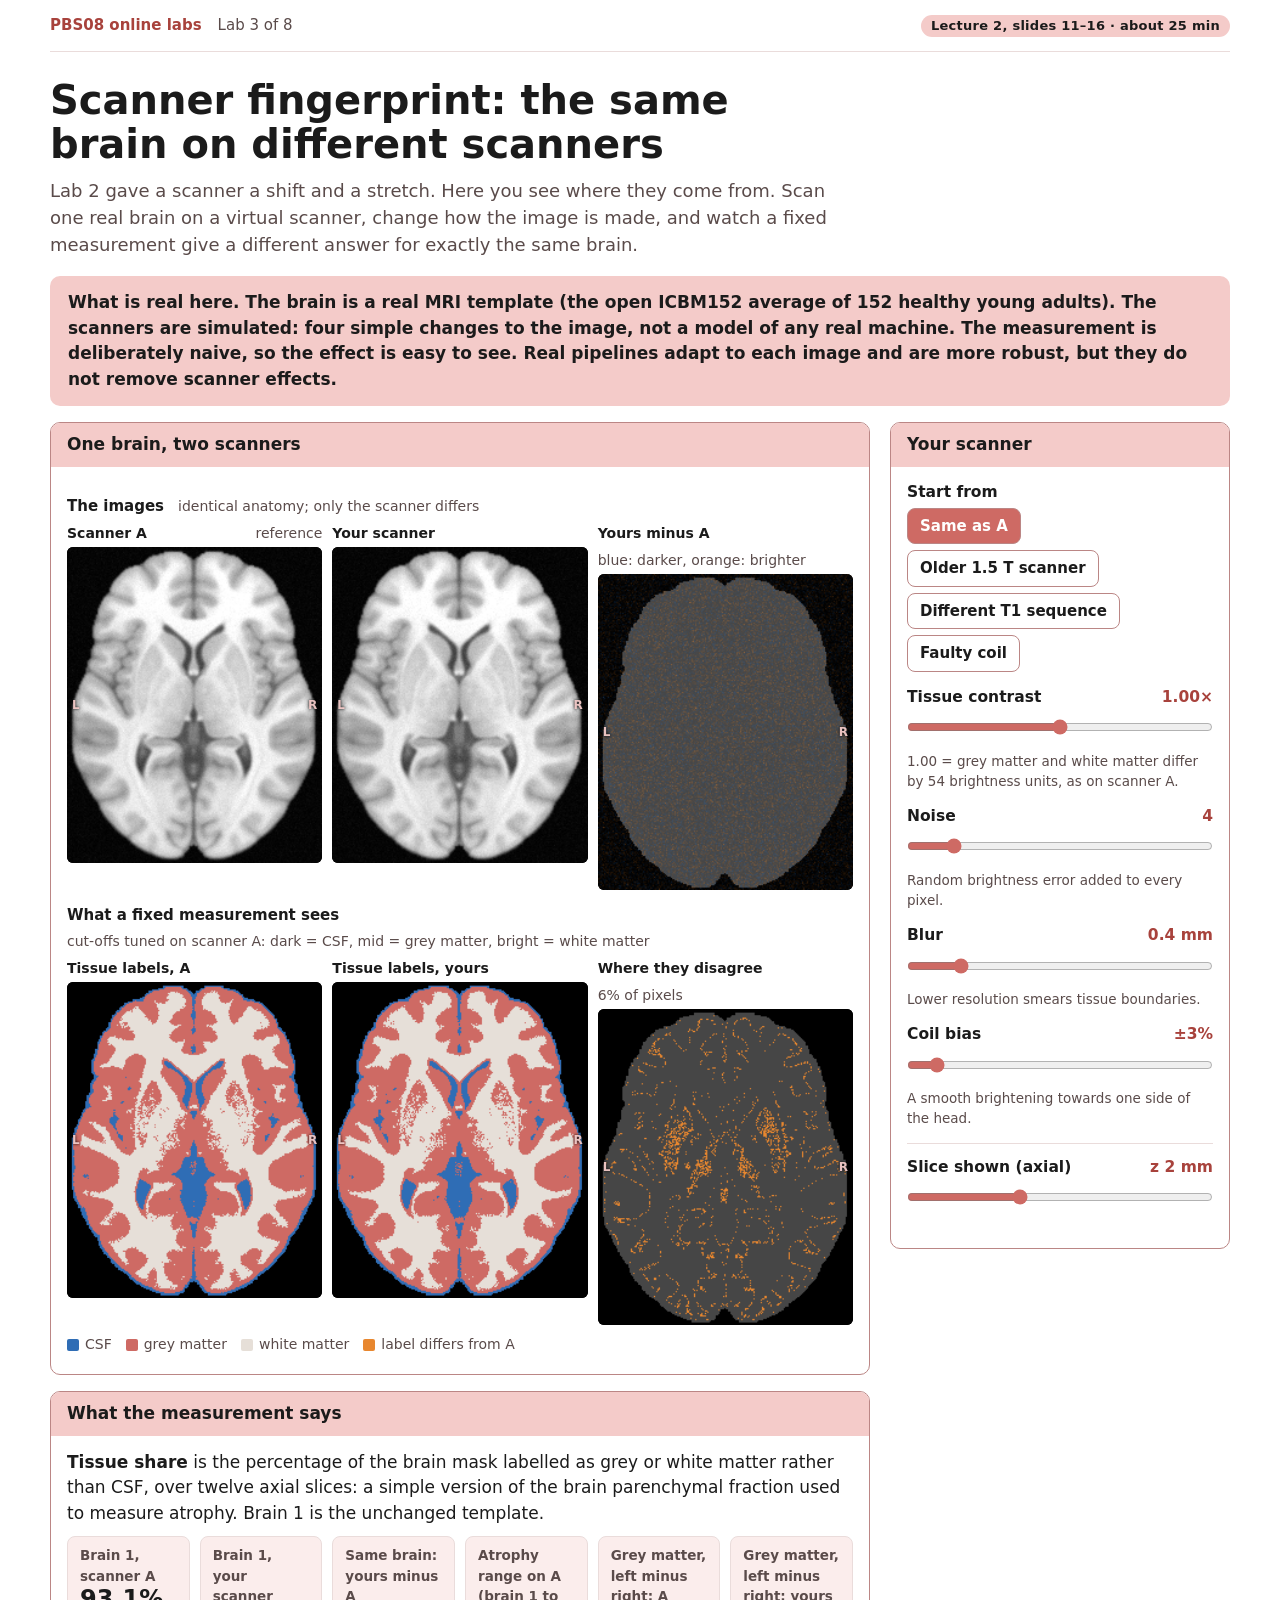
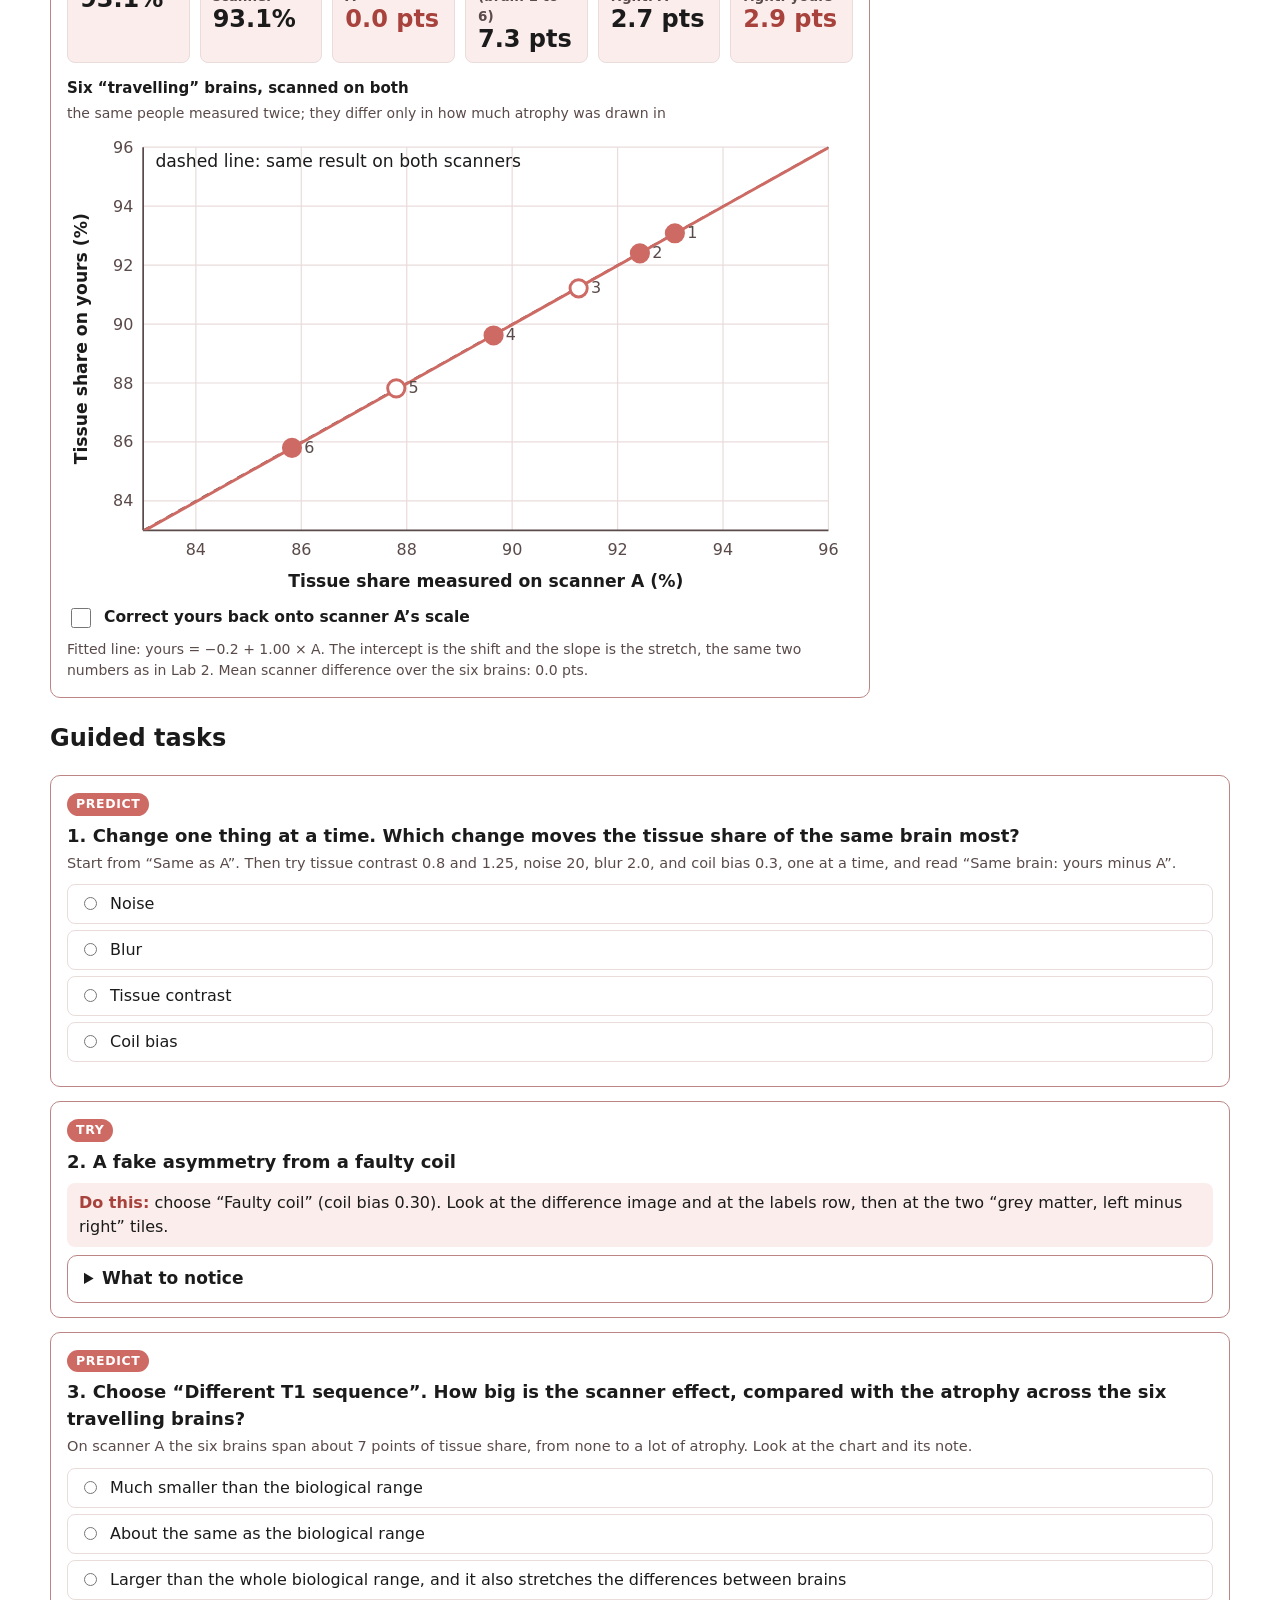
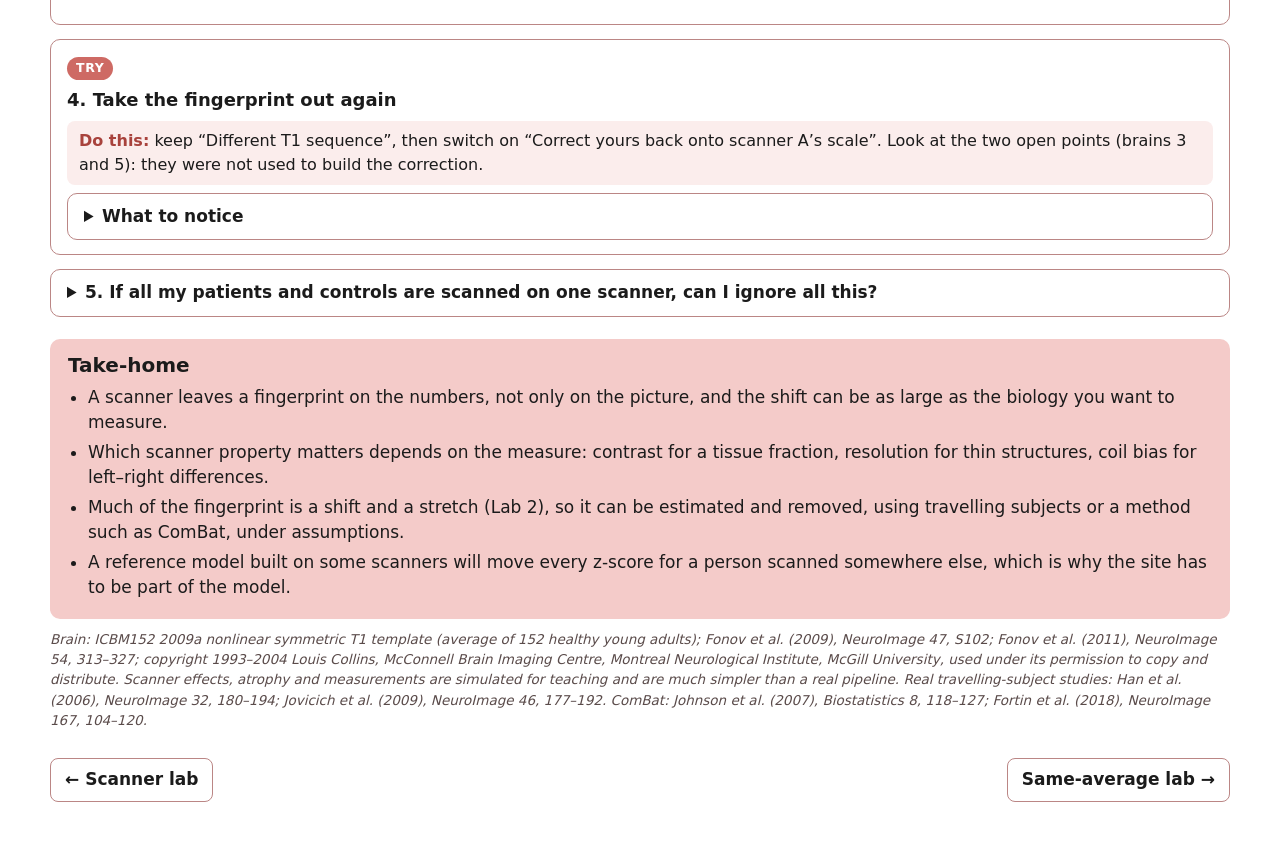
<file: pbs08-labs/lab3_scanner_fingerprint.html>
<!doctype html>
<html lang="en-GB">
<head>
<meta charset="utf-8">
<meta name="viewport" content="width=device-width, initial-scale=1">
<title>Scanner fingerprint lab – PBS08</title>
<link rel="stylesheet" href="shared.css">
<style>
  .seg.chips { border: 0; gap: 6px; border-radius: 0; overflow: visible; }
  .seg.chips button { border: 1.5px solid var(--rose); border-radius: 8px; }
  .seg.chips button:last-child { border-right: 1.5px solid var(--rose); }
  .tri { display: grid; grid-template-columns: repeat(3, minmax(0, 1fr)); gap: 10px; }
  @media (max-width: 560px) { .tri { grid-template-columns: repeat(2, minmax(0, 1fr)); } .tri .pane:nth-child(3) { grid-column: 1 / -1; width: 62%; justify-self: center; } }
  @media (max-width: 920px) { .lab.fp { display: flex; flex-direction: column; gap: 16px; } .lab.fp > .stack { display: contents; } .lab.fp .c-img { order: 1; } .lab.fp .c-ctl { order: 2; } .lab.fp .c-res { order: 3; } }
  .pane { min-width: 0; }
  .pane .vt { font-size: 14px; font-weight: 800; margin: 0 0 3px; display: flex; justify-content: space-between; gap: 6px; flex-wrap: wrap; }
  .pane .vt span { color: var(--muted); font-weight: 400; }
  .vwrap { position: relative; background: #000; border-radius: 6px; overflow: hidden; line-height: 0; }
  .vwrap canvas { width: 100%; height: auto; display: block; }
  .vwrap .o { position: absolute; font-size: 12px; font-weight: 800; line-height: 1; color: rgba(244, 203, 201, .95); pointer-events: none; text-shadow: 0 0 3px #000; }
  .o.l { left: 5px; top: 50%; transform: translateY(-50%); } .o.r { right: 5px; top: 50%; transform: translateY(-50%); }
  .rowlbl { font-weight: 800; font-size: 15px; margin: 14px 0 6px; display: flex; flex-wrap: wrap; gap: 4px 14px; align-items: baseline; }
  .rowlbl span { font-weight: 400; color: var(--muted); font-size: 14px; }
  .key { display: inline-flex; align-items: center; gap: 6px; margin-right: 14px; font-size: 14px; color: var(--muted); }
  .key i { width: 12px; height: 12px; border-radius: 2px; display: inline-block; }
  .loading { padding: 30px 10px; text-align: center; color: var(--muted); font-weight: 700; }
  .scores { margin-top: 12px; }
  .note { font-size: 14px; color: var(--muted); margin: 8px 0 0; }
  .stat .v small { font-size: 14px; font-weight: 700; color: var(--muted); }
  .ctl .hint b { color: var(--coral-ink); }
  .sep { border: 0; border-top: 1px solid var(--grid); margin: 12px 0; }
</style>
</head>
<body>
<div class="wrap" id="root">
  <noscript><p class="callout">These labs need JavaScript. Please enable it and reload.</p></noscript>
</div>
<script src="shared.js"></script>
<script src="brain_data.js"></script>
<script src="brain.js"></script>
<script>
(function () {
  const { h, s, f } = PBS, B = PBS.brain;
  const root = document.getElementById('root');
  const narrow = () => window.innerWidth < 700;
  const clamp = (v, a, b) => Math.max(a, Math.min(b, v));

  /* ---------------------------------------------------------------- the simulation ----------
     One real brain (the ICBM152 average, with a little simulated atrophy for the "travelling brains"), scanned by a virtual scanner that
     can change four things: how strongly grey matter and white matter differ in brightness (contrast), random noise (Rician, as in MRI
     magnitude images), blur (resolution), and a smooth brightness gradient across the head (coil bias). A deliberately naive measurement
     then labels tissue with fixed brightness cut-offs that were tuned on scanner A. */
  const WM = 220, CUT1 = 117, CUT2 = 193;                 // cut-offs: CSF | grey matter | white matter (midpoints on scanner A)
  const SCAN_A = { c: 1.0, noise: 4, blur: 0.4, bias: 0.03 };
  const PRESETS = [
    { v: 'A', label: 'Same as A', p: SCAN_A },
    { v: 'old', label: 'Older 1.5 T scanner', p: { c: 0.85, noise: 12, blur: 1.1, bias: 0.12 } },
    { v: 'seq', label: 'Different T1 sequence', p: { c: 1.25, noise: 6, blur: 0.6, bias: 0.08 } },
    { v: 'coil', label: 'Faulty coil', p: { c: 1.0, noise: 8, blur: 0.5, bias: 0.3 } },
  ];
  const SLICES = [-30, -22, -14, -6, 2, 10, 18, 26, 34, 42, 50, 58];       // axial slices (mm) used for every measurement
  const NTRAV = 6, FITSET = [0, 1, 3, 5];                                  // travelling brains; those used to fit the correction
  const ATROPHY = (t) => ({ widen: 0.05 * t, e: 0.8 * t });

  function scan(clean, P, seed, sc) {
    const { I, M, w, h: hh } = clean, n = w * hh;
    let X = new Float32Array(n);
    for (let i = 0; i < n; i++) X[i] = M[i] ? WM - P.c * (WM - I[i]) : 0;
    X = P.blur * sc > 0.05 ? B.blur(X, w, hh, P.blur * sc) : X;
    const rg = PBS.rng(seed), sg = P.noise;
    for (let y = 0; y < hh; y++) {
      const v = (y / (hh - 1)) * 2 - 1;
      for (let x = 0; x < w; x++) {
        const u = (x / (w - 1)) * 2 - 1, i = y * w + x;
        const fld = 1 + P.bias * (0.75 * u - 0.45 * v - 0.25 * (u * u + v * v - 0.6));
        const val = X[i] * fld, a = val + sg * rg.n(), b = sg * rg.n();
        X[i] = Math.sqrt(a * a + b * b);
      }
    }
    return X;
  }
  function classify(X, M) { const L = new Uint8Array(X.length); for (let i = 0; i < X.length; i++) if (M[i]) L[i] = X[i] < CUT1 ? 1 : (X[i] < CUT2 ? 2 : 3); return L; }
  function measure(X, M, w, ox) { // grey-matter share of the brain mask, whole and by hemisphere (x < 0 is left)
    let gm = 0, n = 0, gl = 0, nl = 0, gr = 0, nr = 0, csf = 0;
    for (let y = 0, i = 0; y < X.length / w; y++) for (let x = 0; x < w; x++, i++) {
      if (!M[i]) continue; const isGM = X[i] >= CUT1 && X[i] < CUT2 ? 1 : 0; gm += isGM; n++; if (X[i] < CUT1) csf++;
      if (x + ox < 0) { gl += isGM; nl++; } else { gr += isGM; nr++; }
    }
    return { gm, n, gl, nl, gr, nr, csf };
  }
  function addM(a, b) { return { gm: a.gm + b.gm, n: a.n + b.n, gl: a.gl + b.gl, nl: a.nl + b.nl, gr: a.gr + b.gr, nr: a.nr + b.nr, csf: a.csf + b.csf }; }
  const share = (m) => 100 * (1 - m.csf / m.n), lr = (m) => 100 * (m.gl / m.nl - m.gr / m.nr);

  /* ---------------------------------------------------------------- state */
  const S = { P: Object.assign({}, SCAN_A), z: 2, preset: 'A', harm: false };
  let cleanTrav = null, resA = null, resY = null, fit = null, cleanDisp = null, dispA = null;

  /* ---------------------------------------------------------------- head */
  root.append(
    h('h1', {}, 'Scanner fingerprint: the same brain on different scanners'),
    h('p', { class: 'sub' }, 'Lab 2 gave a scanner a shift and a stretch. Here you see where they come from. Scan one real brain on a virtual scanner, change how the image is made, and watch a fixed measurement give a different answer for exactly the same brain.'),
    h('div', { class: 'callout' }, h('b', {}, 'What is real here. '), 'The brain is a real MRI template (the open ICBM152 average of 152 healthy young adults). The scanners are simulated: four simple changes to the image, not a model of any real machine. The measurement is deliberately naive, so the effect is easy to see. Real pipelines adapt to each image and are more robust, but they do not remove scanner effects.'));

  /* ---------------------------------------------------------------- controls */
  const presetSeg = PBS.seg({ label: 'Scanner preset', value: 'A', options: PRESETS.map((p) => ({ v: p.v, label: p.label })), onChange: (v) => { S.preset = v; const p = PRESETS.find((q) => q.v === v).p; setParams(p); } });
  presetSeg.classList.add('chips');
  const sl = {};
  const mk = (key, o) => { sl[key] = PBS.slider(Object.assign({ onInput: (v) => { S.P[key] = v; S.preset = null; presetSeg.set(null); refresh(false); } }, o, { value: S.P[key] })); return sl[key]; };
  const ctlBox = h('div', {},
    h('div', { class: 'ctl' }, h('div', { class: 'lbl' }, h('span', {}, 'Start from')), presetSeg),
    mk('c', { label: 'Tissue contrast', min: 0.6, max: 1.4, step: 0.05, fmt: (v) => f(v, 2) + '×', hint: '1.00 = grey matter and white matter differ by 54 brightness units, as on scanner A.' }),
    mk('noise', { label: 'Noise', min: 0, max: 30, step: 1, fmt: (v) => f(v, 0), hint: 'Random brightness error added to every pixel.' }),
    mk('blur', { label: 'Blur', min: 0, max: 2.5, step: 0.1, fmt: (v) => f(v, 1) + ' mm', hint: 'Lower resolution smears tissue boundaries.' }),
    mk('bias', { label: 'Coil bias', min: 0, max: 0.4, step: 0.01, fmt: (v) => '±' + f(v * 100, 0) + '%', hint: 'A smooth brightening towards one side of the head.' }),
    h('hr', { class: 'sep' }),
    PBS.slider({ label: 'Slice shown (axial)', min: -30, max: 58, step: 1, value: S.z, fmt: (v) => 'z ' + f(v, 0) + ' mm', onInput: (v) => { S.z = v; prepDisplay(); refresh(false); } }));

  /* ---------------------------------------------------------------- views */
  const cv = {}; const mkPane = (id, title, sub) => { cv[id] = h('canvas', { width: 10, height: 10, 'aria-label': title }); return h('div', { class: 'pane' }, h('div', { class: 'vt' }, title, h('span', { id: 'sub_' + id }, sub || '')), h('div', { class: 'vwrap' }, cv[id], h('span', { class: 'o l' }, 'L'), h('span', { class: 'o r' }, 'R'))); };
  const triTop = h('div', { class: 'tri' }, mkPane('a', 'Scanner A', 'reference'), mkPane('y', 'Your scanner', ''), mkPane('d', 'Yours minus A', ''));
  const triLab = h('div', { class: 'tri' }, mkPane('la', 'Tissue labels, A', ''), mkPane('ly', 'Tissue labels, yours', ''), mkPane('ld', 'Where they disagree', ''));
  const keyEl = h('div', { style: { marginTop: '8px' } },
    h('span', { class: 'key' }, h('i', { style: { background: '#2f6db5' } }), 'CSF'), h('span', { class: 'key' }, h('i', { style: { background: '#ce6a64' } }), 'grey matter'), h('span', { class: 'key' }, h('i', { style: { background: '#e6dfd8' } }), 'white matter'),
    h('span', { class: 'key' }, h('i', { style: { background: '#e8872f' } }), 'label differs from A'));
  const stage = h('div', { hidden: true },
    h('div', { class: 'rowlbl' }, 'The images', h('span', {}, 'identical anatomy; only the scanner differs')), triTop,
    h('div', { class: 'rowlbl' }, 'What a fixed measurement sees', h('span', {}, 'cut-offs tuned on scanner A: dark = CSF, mid = grey matter, bright = white matter')), triLab, keyEl);

  /* ---------------------------------------------------------------- results panel */
  const tiles = h('div', { class: 'stats' });
  const chartHost = h('div', {}), chartNote = h('p', { class: 'note' });
  const harmToggle = PBS.toggle({ label: 'Correct yours back onto scanner A’s scale', value: false, onChange: (v) => { S.harm = v; drawChart(); } });
  const resBody = h('div', {},
    h('p', { style: { marginTop: 0 } }, h('b', {}, 'Tissue share'), ' is the percentage of the brain mask labelled as grey or white matter rather than CSF, over twelve axial slices: a simple version of the brain parenchymal fraction used to measure atrophy. Brain 1 is the unchanged template.'), tiles,
    h('div', { class: 'rowlbl' }, 'Six “travelling” brains, scanned on both', h('span', {}, 'the same people measured twice; they differ only in how much atrophy was drawn in')),
    chartHost, h('div', { class: 'row', style: { marginTop: '8px' } }, harmToggle), chartNote);

  const cImg = PBS.card('One brain, two scanners', h('div', {}, h('div', { class: 'loading', id: 'loading' }, 'Preparing the brain…'), stage)), cRes = PBS.card('What the measurement says', resBody), cCtl = PBS.card('Your scanner', ctlBox);
  cImg.classList.add('c-img'); cRes.classList.add('c-res'); cCtl.classList.add('c-ctl');
  root.append(h('div', { class: 'lab fp' }, h('div', { class: 'stack' }, cImg, cRes), h('div', { class: 'stack' }, cCtl)));

  /* ---------------------------------------------------------------- computation */
  function prepTrav() {
    cleanTrav = [];
    for (let t = 0; t < NTRAV; t++) { const a = ATROPHY(t), row = []; for (const z of SLICES) { const S1 = B.slice('ax', z, { blobs: [], vent: { e: a.e, z: 0 }, widen: a.widen, scale: 1 }); row.push({ I: S1.I, M: S1.M, w: S1.w, h: S1.h }); } cleanTrav.push(row); }
    resA = cleanTrav.map((row, t) => stack(row, SCAN_A, 100 + t * 31)); fit = null;
  }
  function stack(row, P, seedBase) { let m = null; row.forEach((cl, k) => { const X = scan(cl, P, seedBase + k * 7, 1); const q = measure(X, cl.M, cl.w, B.origin[0]); m = m ? addM(m, q) : q; }); return m; }
  function prepDisplay() {
    const S1 = B.slice('ax', S.z, { blobs: [], vent: { e: 0, z: 0 }, widen: 0, scale: narrow() ? 1.8 : 1.4 });
    cleanDisp = { I: S1.I, M: S1.M, w: S1.w, h: S1.h };
    dispA = scan(cleanDisp, SCAN_A, 11, narrow() ? 1.8 : 1.4);
  }
  function computeY() { resY = cleanTrav.map((row, t) => stack(row, S.P, 5000 + t * 31)); fit = null; }

  function paintGray(canvas, X, w, hh, M) { B.paint(canvas, { w, h: hh, I: X, M, Z: null, R: null }, {}); }
  function paintLabels(canvas, L, w, hh, other) {
    canvas.width = w; canvas.height = hh; const ctx = canvas.getContext('2d'), img = ctx.createImageData(w, hh), d = img.data;
    const col = [[0, 0, 0], [47, 109, 181], [206, 106, 100], [230, 223, 216]];
    for (let i = 0, q = 0; i < L.length; i++, q += 4) {
      let c = col[L[i]];
      if (other) { if (L[i] === 0) c = col[0]; else c = other[i] !== L[i] ? [232, 135, 47] : [70, 70, 70]; }
      d[q] = c[0]; d[q + 1] = c[1]; d[q + 2] = c[2]; d[q + 3] = 255;
    }
    ctx.putImageData(img, 0, 0);
  }
  function paintDiff(canvas, XA, XY, M, w, hh) {
    canvas.width = w; canvas.height = hh; const ctx = canvas.getContext('2d'), img = ctx.createImageData(w, hh), d = img.data;
    for (let i = 0, q = 0; i < XA.length; i++, q += 4) {
      const v = XY[i] - XA[i], a = Math.min(1, Math.abs(v) / 45), c = v < 0 ? [47, 109, 181] : [232, 135, 47], g = M[i] ? 70 : 0;
      d[q] = g * (1 - a) + c[0] * a; d[q + 1] = g * (1 - a) + c[1] * a; d[q + 2] = g * (1 - a) + c[2] * a; d[q + 3] = 255;
    }
    ctx.putImageData(img, 0, 0);
  }

  function refresh(full) {
    if (!cleanDisp) return;
    const { w, h: hh, M } = cleanDisp, sc = narrow() ? 1.8 : 1.4;
    const XY = scan(cleanDisp, S.P, 6011, sc);
    paintGray(cv.a, dispA, w, hh, M); paintGray(cv.y, XY, w, hh, M);
    paintDiff(cv.d, dispA, XY, M, w, hh);
    const LA = classify(dispA, M), LY = classify(XY, M);
    paintLabels(cv.la, LA, w, hh); paintLabels(cv.ly, LY, w, hh); paintLabels(cv.ld, LY, w, hh, LA);
    let diff = 0, nM = 0; for (let i = 0; i < LA.length; i++) if (M[i]) { nM++; if (LA[i] !== LY[i]) diff++; }
    document.getElementById('sub_d').textContent = 'blue: darker, orange: brighter';
    document.getElementById('sub_ld').textContent = f(100 * diff / nM, 0) + '% of pixels';
    clearTimeout(refresh.t); refresh.t = setTimeout(() => { computeY(); renderResults(); }, full ? 0 : 140);
  }
  function setParams(p) { Object.assign(S.P, p); for (const k of Object.keys(sl)) sl[k].set(S.P[k]); refresh(false); }

  /* ---------------------------------------------------------------- results */
  function fitLine() {
    if (fit) return fit;
    const xs = FITSET.map((t) => share(resA[t])), ys = FITSET.map((t) => share(resY[t]));
    const o = PBS.ols(xs.map((x) => [1, x]), ys); fit = { a: o.beta[0], b: o.beta[1] }; return fit;
  }
  function renderResults() {
    const A0 = resA[0], Y0 = resY[0], dAll = resY.map((m, t) => share(m) - share(resA[t]));
    const meanShift = PBS.mean(dAll), range = share(resA[0]) - share(resA[NTRAV - 1]);
    PBS.clear(tiles);
    const tile = (k, v, sub) => h('div', { class: 'stat' }, h('div', { class: 'k' }, k), h('div', { class: 'v' + (sub === 'c' ? ' coral' : '') }, v));
    tiles.append(
      tile('Brain 1, scanner A', f(share(A0), 1) + '%'), tile('Brain 1, your scanner', f(share(Y0), 1) + '%'),
      tile('Same brain: yours minus A', (share(Y0) - share(A0) > 0 ? '+' : '') + f(share(Y0) - share(A0), 1) + ' pts', 'c'),
      tile('Atrophy range on A (brain 1 to 6)', f(range, 1) + ' pts'),
      tile('Grey matter, left minus right: A', f(lr(A0), 1) + ' pts'), tile('Grey matter, left minus right: yours', f(lr(Y0), 1) + ' pts', 'c'));
    drawChart(); S.stats = { meanShift, range, shift0: share(Y0) - share(A0), lrA: lr(A0), lrY: lr(Y0) };
  }
  function drawChart() {
    if (!resY) return;
    PBS.clear(chartHost);
    const xs = resA.map(share), ys = resY.map(share), fl = fitLine();
    const corr = S.harm ? ys.map((y) => (y - fl.a) / fl.b) : ys;
    const lo = Math.floor(Math.min(...xs, ...corr, ...ys) - 2), hi = Math.ceil(Math.max(...xs, ...corr, ...ys) + 2);
    const ch = PBS.chart(chartHost, { w: 640, h: 380, m: { l: 62, r: 20, t: 14, b: 54 }, xd: [lo, hi], yd: [lo, hi], xt: PBS.ticks(lo, hi, hi - lo > 24 ? 5 : 2), yt: PBS.ticks(lo, hi, hi - lo > 24 ? 5 : 2), xlabel: 'Tissue share measured on scanner A (%)', ylabel: S.harm ? 'Yours, corrected (%)' : 'Tissue share on yours (%)', label: 'Same brains measured on two scanners' });
    const g = ch.layer();
    g.append(PBS.s('line', { x1: ch.x(lo), y1: ch.y(lo), x2: ch.x(hi), y2: ch.y(hi), stroke: 'var(--muted)', 'stroke-width': 1.5, 'stroke-dasharray': '6 5' }));
    g.append(PBS.s('text', { class: 'note', x: ch.x(lo) + 10, y: ch.y(hi) + 16, 'text-anchor': 'start', text: 'dashed line: same result on both scanners' }));
    if (!S.harm) { g.append(PBS.s('line', { x1: ch.x(lo), y1: ch.y(fl.a + fl.b * lo), x2: ch.x(hi), y2: ch.y(fl.a + fl.b * hi), stroke: 'var(--coral)', 'stroke-width': 2.4, 'clip-path': ch.clip })); }
    for (let t = 0; t < NTRAV; t++) {
      const used = FITSET.includes(t);
      g.append(PBS.s('circle', { cx: ch.x(xs[t]), cy: ch.y(corr[t]), r: 7, fill: used ? 'var(--coral)' : 'var(--card)', stroke: 'var(--coral)', 'stroke-width': 2.4 }));
      g.append(PBS.s('text', { class: 'tick', x: ch.x(xs[t]) + 10, y: ch.y(corr[t]) + 4, text: String(t + 1) }));
    }
    const resid = FITSET.length < NTRAV ? [0, 1, 2, 3, 4, 5].filter((t) => !FITSET.includes(t)).map((t) => Math.abs(corr[t] - xs[t])) : [];
    const meanDiff = PBS.mean(corr.map((y, t) => y - xs[t]));
    PBS.clear(chartNote);
    chartNote.append(S.harm
      ? 'After correction the points sit on the dashed line. The line was fitted on the filled points (brains 1, 2, 4 and 6); the open points (3 and 5) were held out, and their mean remaining error is ' + f(PBS.mean(resid), 1) + ' pts.'
      : 'Fitted line: yours = ' + f(fl.a, 1) + ' + ' + f(fl.b, 2) + ' × A. The intercept is the shift and the slope is the stretch, the same two numbers as in Lab 2. Mean scanner difference over the six brains: ' + (meanDiff > 0 ? '+' : '') + f(meanDiff, 1) + ' pts.');
  }

  /* ---------------------------------------------------------------- tasks (filled in below) */
  const tasks = h('div', { class: 'tasks' },
    h('h2', {}, 'Guided tasks'),
    PBS.task({ tag: 'Predict', title: '1. Change one thing at a time. Which change moves the tissue share of the same brain most?',
      body: '<p class="small">Start from “Same as A”. Then try tissue contrast 0.8 and 1.25, noise 20, blur 2.0, and coil bias 0.3, one at a time, and read “Same brain: yours minus A”.</p>',
      options: [{ t: 'Noise', fb: 'Noise 20 shifts the tissue share by less than one point here: it is random, and it averages out over thousands of pixels.' },
        { t: 'Blur', fb: 'Blur 2.0 changes this measure by well under a point, because blurring moves CSF-to-tissue boundaries both ways. A measure of thin structures, such as cortical thickness, would be far more sensitive to resolution.' },
        { t: 'Tissue contrast', ok: true, fb: 'Contrast 0.8 shifts the result by about +4 points and 1.25 by about −6 points, because the fixed cut-offs were tuned for contrast 1.00. Coil bias (about −1.4 points), noise (about −0.7) and blur (about −0.3) matter much less for this measure.' },
        { t: 'Coil bias', fb: 'Coil bias 0.3 changes the tissue share by only about 1 point. Its bigger effect is on <i>where</i> tissue is labelled, as the next task shows.' }] }),
    PBS.doTask({ tag: 'Try', title: '2. A fake asymmetry from a faulty coil',
      doit: '<b>Do this:</b> choose “Faulty coil” (coil bias 0.30). Look at the difference image and at the labels row, then at the two “grey matter, left minus right” tiles.',
      reveal: 'To the eye the image just looks a bit brighter on one side. The fixed cut-offs, however, label bright grey matter as white matter on one side and dark white matter as grey matter on the other. The left–right difference in grey-matter share jumps from about 3 points on scanner A to about 25. A study comparing groups scanned on different coils could report a “left–right asymmetry” that is really a coil. Real pipelines correct the bias field, but never perfectly.' }),
    PBS.task({ tag: 'Predict', title: '3. Choose “Different T1 sequence”. How big is the scanner effect, compared with the atrophy across the six travelling brains?',
      body: '<p class="small">On scanner A the six brains span about 7 points of tissue share, from none to a lot of atrophy. Look at the chart and its note.</p>',
      options: [{ t: 'Much smaller than the biological range', fb: 'Check the chart: the points sit far from the dashed line.' },
        { t: 'About the same as the biological range', fb: 'It is a little larger than that. Look at both the shift and the spread of the points.' },
        { t: 'Larger than the whole biological range, and it also stretches the differences between brains', ok: true, fb: 'The average shift is about −9 points, more than the whole 7-point range of atrophy on A. The spread between brain 1 and brain 6 also grows from about 7 to about 17 points: a stretch (slope about 2.3) as well as a shift. A study that pooled scanners without dealing with this would mix scanner and biology.' }] }),
    PBS.doTask({ tag: 'Try', title: '4. Take the fingerprint out again',
      doit: '<b>Do this:</b> keep “Different T1 sequence”, then switch on “Correct yours back onto scanner A’s scale”. Look at the two open points (brains 3 and 5): they were not used to build the correction.',
      reveal: 'Most of the shift and stretch disappears, even for brains that were not used to fit the correction, because the scanner effect is largely a smooth, repeatable transformation. It is not perfect: the true relationship is slightly curved, so a straight line leaves some error. In a real study this needs people scanned on both scanners (“travelling subjects”) or a statistical method such as ComBat (Lab 2) that estimates shift and stretch from the data, under assumptions.' }),
    h('details', { class: 'more' }, h('summary', {}, '5. If all my patients and controls are scanned on one scanner, can I ignore all this?'),
      h('div', { style: { marginTop: '6px' }, html: '<p>Within one scanner a shift and a stretch mostly cancel in a group comparison, and a larger stretch even makes real differences easier to see. It matters when sites are pooled, when patients and controls are scanned at different sites (the confounded design in Lab 2), and when a new person is compared with a reference built on other scanners. In the last case the scanner effect lands directly in the z-score and centile. Case H in the Case conference lab is exactly that.</p>' })));
  root.append(tasks);
  root.append(PBS.takeaway([
    'A scanner leaves a fingerprint on the numbers, not only on the picture, and the shift can be as large as the biology you want to measure.',
    'Which scanner property matters depends on the measure: contrast for a tissue fraction, resolution for thin structures, coil bias for left–right differences.',
    'Much of the fingerprint is a shift and a stretch (Lab 2), so it can be estimated and removed, using travelling subjects or a method such as ComBat, under assumptions.',
    'A reference model built on some scanners will move every z-score for a person scanned somewhere else, which is why the site has to be part of the model.']));
  root.append(h('p', { class: 'src', html: 'Brain: ICBM152 2009a nonlinear symmetric T1 template (average of 152 healthy young adults); Fonov et al. (2009), NeuroImage 47, S102; Fonov et al. (2011), NeuroImage 54, 313–327; copyright 1993–2004 Louis Collins, McConnell Brain Imaging Centre, Montreal Neurological Institute, McGill University, used under its permission to copy and distribute. Scanner effects, atrophy and measurements are simulated for teaching and are much simpler than a real pipeline. Real travelling-subject studies: Han et al. (2006), NeuroImage 32, 180–194; Jovicich et al. (2009), NeuroImage 46, 177–192. ComBat: Johnson et al. (2007), Biostatistics 8, 118–127; Fortin et al. (2018), NeuroImage 167, 104–120.' }));

  PBS.frame('fingerprint', root);
  window.__lab = { S, SCAN_A, PRESETS, setParams, refresh, get: () => ({ resA, resY, fit }), measure, scan, B, share, lr, tasksEl: tasks, root };
  B.load().then(() => {
    prepTrav(); prepDisplay(); stage.hidden = false; document.getElementById('loading').remove(); refresh(true);
    window.__ready = true;
  }).catch((e) => { document.getElementById('loading').textContent = 'The template brain could not be loaded: ' + e.message; });
})();
</script>
</body>
</html>
</file>
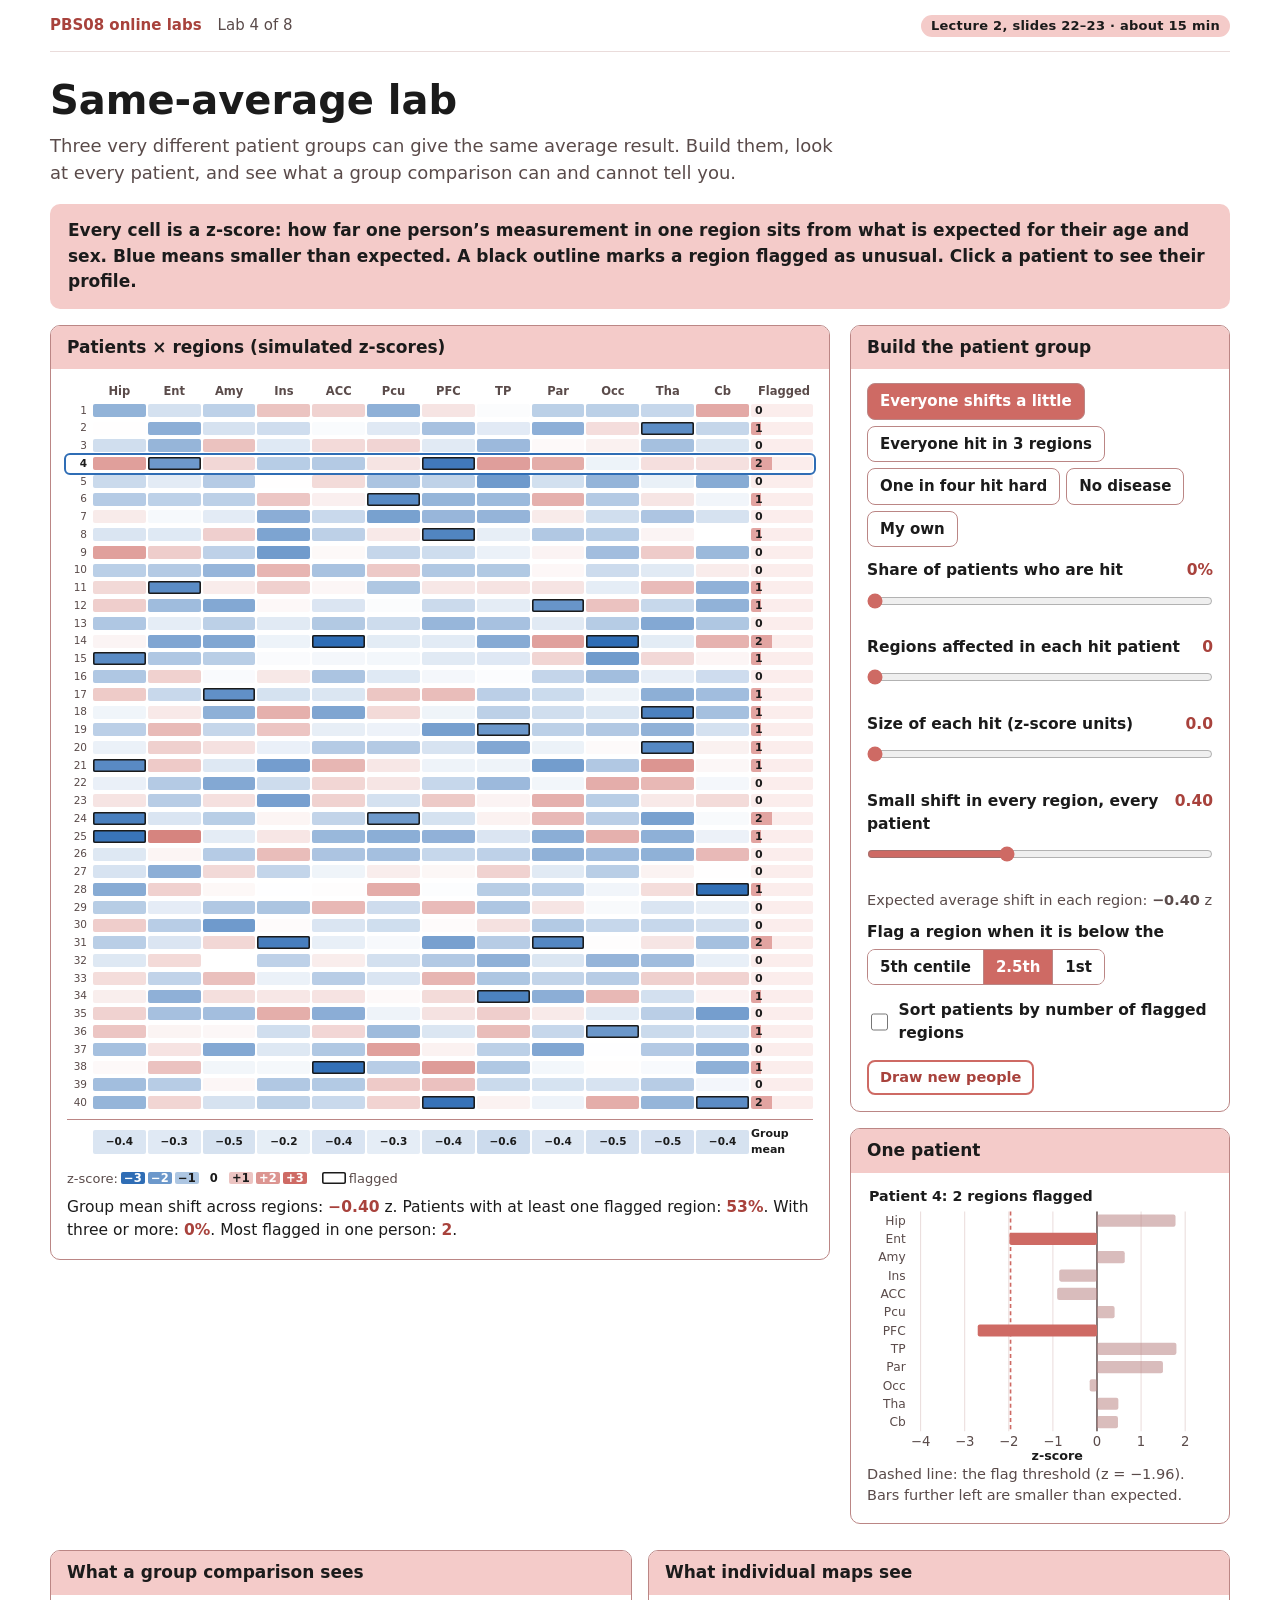
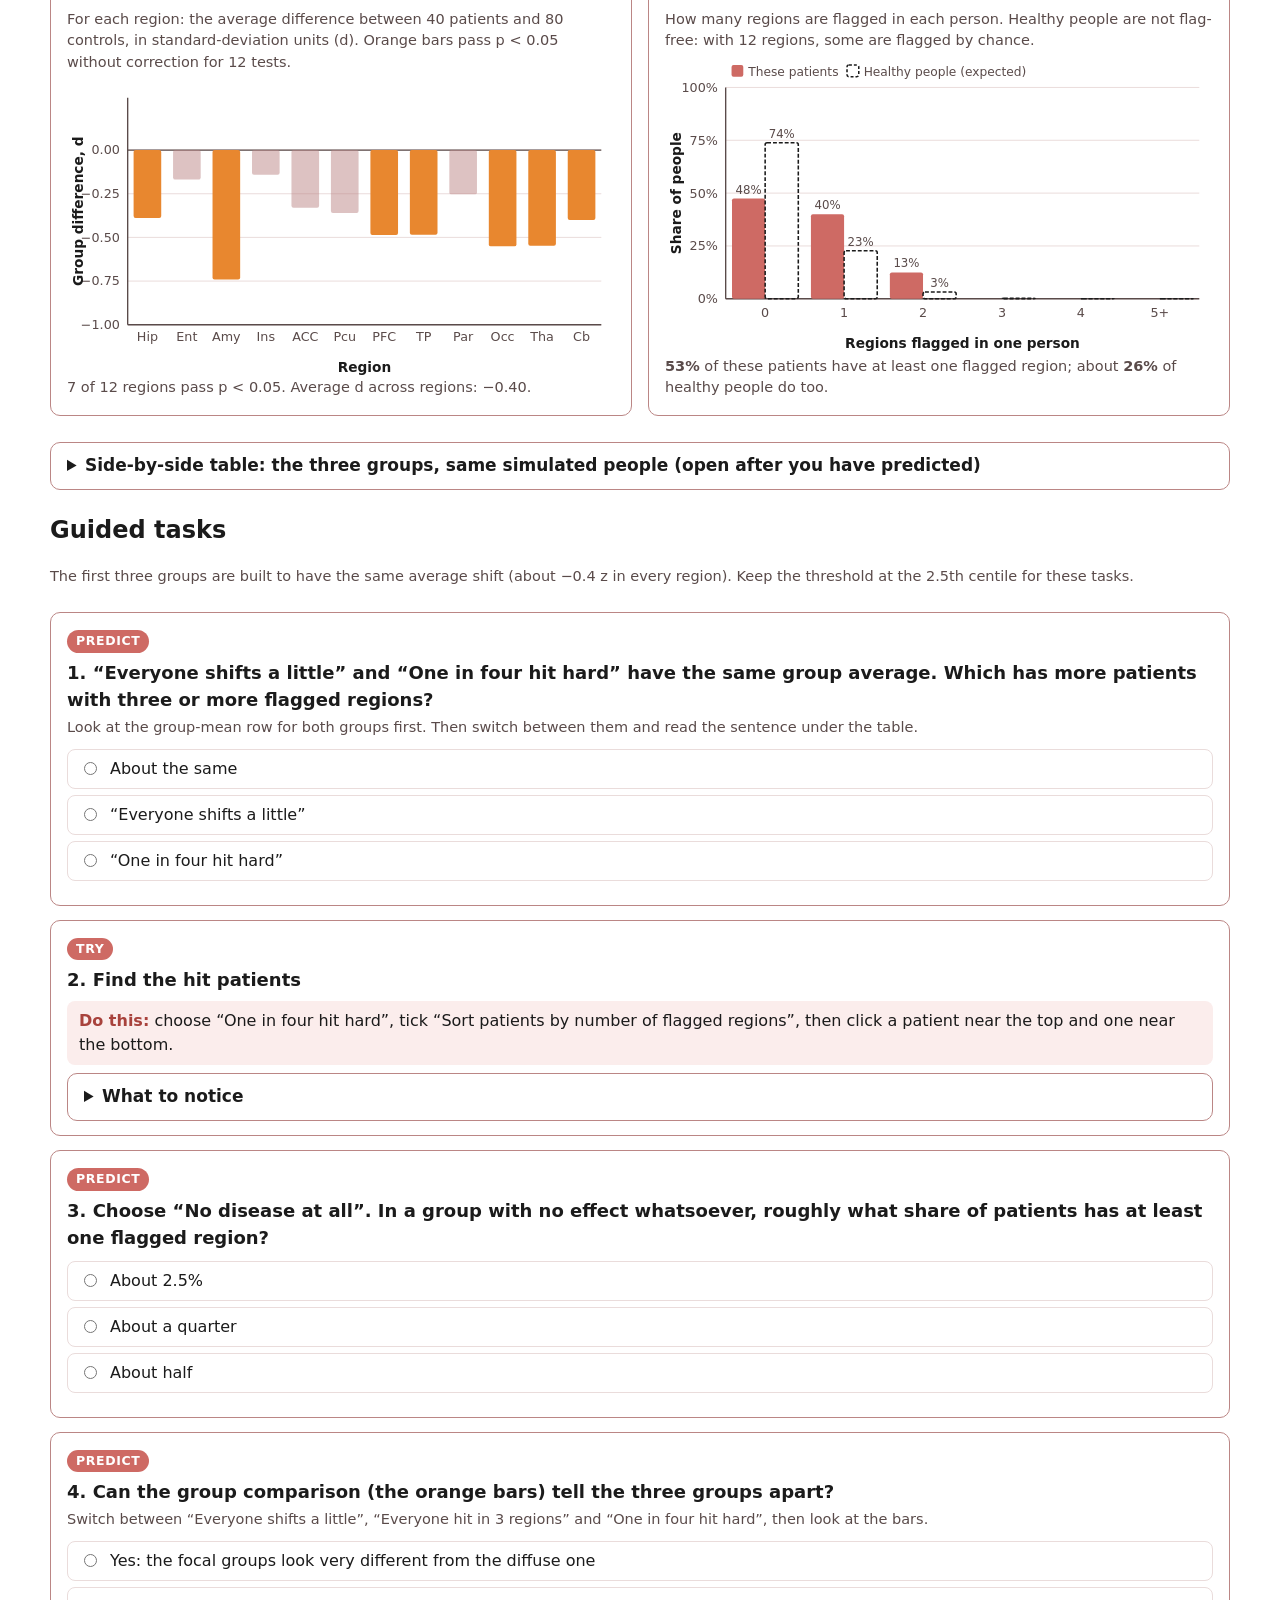
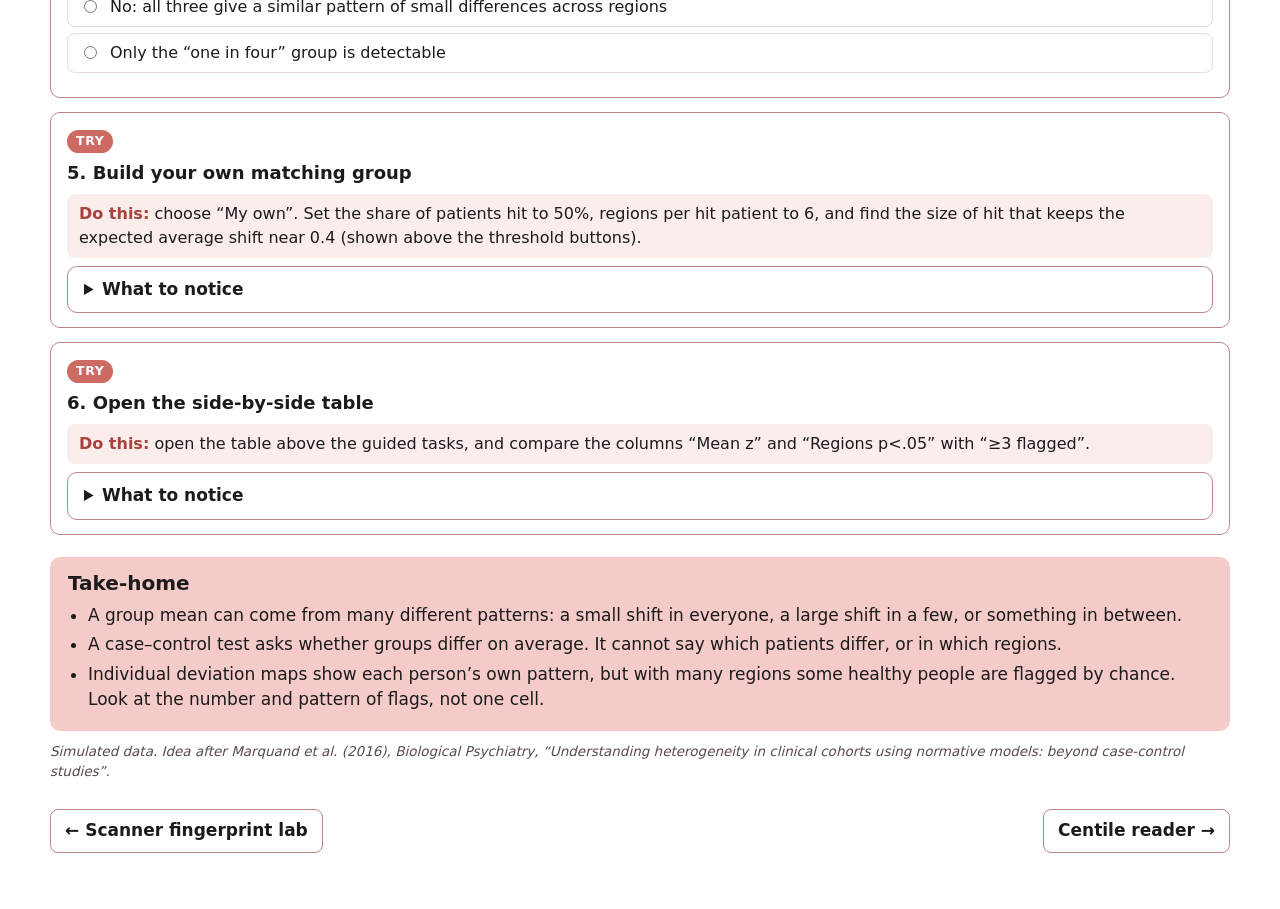
<file: pbs08-labs/lab4_same_average.html>
<!doctype html>
<html lang="en-GB">
<head>
<meta charset="utf-8">
<meta name="viewport" content="width=device-width, initial-scale=1">
<title>Same-average lab – PBS08</title>
<link rel="stylesheet" href="shared.css">
<style>
  .hm { display: flex; flex-direction: column; gap: 2px; }
  .hm-row { display: grid; grid-template-columns: 24px repeat(12, minmax(0, 1fr)) 62px; gap: 2px; align-items: center; width: 100%; }
  button.hm-row { appearance: none; border: 0; background: none; padding: 0; margin: 0; font: inherit; color: inherit; cursor: pointer; text-align: left; border-radius: 3px; }
  .hm-head span { font-size: 11.5px; font-weight: 700; text-align: center; color: var(--muted); }
  .hm-id { font-size: 10.5px; color: var(--muted); text-align: right; padding-right: 4px; }
  .hm-cell { height: 13px; border-radius: 2px; display: block; }
  .hm-cell.flag { box-shadow: inset 0 0 0 1.6px var(--ink); }
  .hm-flag { position: relative; height: 13px; line-height: 13px; font-size: 11px; background: var(--pink-soft); border-radius: 2px; overflow: hidden; display: block; }
  .hm-flag i { position: absolute; left: 0; top: 0; bottom: 0; background: var(--coral); opacity: .55; }
  .hm-flag b { position: relative; display: block; font-size: 11px; padding-left: 4px; line-height: 13px; }
  .hm-head .hm-flag { background: none; }
  .hm-head .hm-flag b { font-size: 11.5px; color: var(--muted); }
  button.hm-row:hover .hm-cell { filter: brightness(.96); }
  button.hm-row.sel { outline: 2px solid var(--blue); outline-offset: 1px; }
  button.hm-row.sel .hm-id { color: var(--ink); font-weight: 800; }
  .hm-mean { margin-top: 6px; padding-top: 6px; border-top: 1.5px solid var(--rose); }
  .hm-mean .hm-cell { height: 24px; display: flex; align-items: center; justify-content: center; font-size: 10.5px; font-weight: 700; color: var(--ink); }
  .hm-mean .hm-id { font-size: 10.5px; font-weight: 700; color: var(--ink); }
  @media (max-width: 560px) { .hm-mean .hm-cell { font-size: 9px; } .hm-mean .hm-id { font-size: 9px !important; } }
  .legend { display: flex; align-items: center; gap: 3px; font-size: 13px; color: var(--muted); margin-top: 10px; flex-wrap: wrap; }
  .legend i { display: inline-block; width: 24px; height: 12px; border-radius: 2px; }
  .legend .fl { display: inline-block; width: 24px; height: 12px; border-radius: 2px; box-shadow: inset 0 0 0 1.6px var(--ink); margin-left: 12px; }
  .readout { font-size: 15.5px; margin-top: 8px; }
  .readout b { color: var(--coral-ink); }
  table.t td.lbl { white-space: normal; font-weight: 700; }
  .seg.chips { border: 0; gap: 6px; border-radius: 0; overflow: visible; }
  .seg.chips button { border: 1.5px solid var(--rose); border-radius: 8px; }
  .seg.chips button:last-child { border-right: 1.5px solid var(--rose); }
  .key { display: inline-flex; align-items: center; gap: 6px; margin-right: 14px; font-size: 14px; color: var(--muted); }
  .key i { width: 12px; height: 12px; border-radius: 2px; display: inline-block; }
</style>
</head>
<body>
<div class="wrap" id="root">
  <noscript><p class="callout">These labs need JavaScript. Please enable it and reload.</p></noscript>
</div>
<script src="shared.js"></script>
<script>
(function () {
  const { h, s, f } = PBS;
  const root = document.getElementById('root');

  /* ---------------------------------------------------------------- design of the simulation ----------
     40 simulated patients and 80 simulated controls, each with a z-score (deviation from the normative
     expectation) in 12 regions. Controls are healthy, so their z-scores are standard normal by construction.
     A patient is "hit" with probability `frac`; a hit lowers `k` randomly chosen regions by `sev` z.
     `diff` lowers every region in every patient by the same small amount. */
  const REG = [['Hip', 'Hippocampus'], ['Ent', 'Entorhinal cortex'], ['Amy', 'Amygdala'], ['Ins', 'Insula'], ['ACC', 'Anterior cingulate'], ['Pcu', 'Precuneus'],
    ['PFC', 'Prefrontal cortex'], ['TP', 'Temporal pole'], ['Par', 'Parietal cortex'], ['Occ', 'Occipital cortex'], ['Tha', 'Thalamus'], ['Cb', 'Cerebellum']];
  const NR = REG.length, NP = 40, NC = 80;
  const THR = { p5: { z: -1.645, q: 5, name: '5th' }, p25: { z: -1.96, q: 2.5, name: '2.5th' }, p1: { z: -2.326, q: 1, name: '1st' } };
  const PRE = {
    A: { name: 'Everyone shifts a little', frac: 0, k: 0, sev: 0, diff: 0.4 },
    B: { name: 'Everyone hit in 3 regions', frac: 1, k: 3, sev: 1.6, diff: 0 },
    C: { name: 'One in four hit hard', frac: 0.25, k: 12, sev: 1.6, diff: 0 },
    N: { name: 'No disease at all', frac: 0, k: 0, sev: 0, diff: 0 },
  };
  const S = { seed: 29, preset: 'A', frac: 0, k: 0, sev: 0, diff: 0.4, thr: 'p25', sort: false, sel: null };

  /* ---------------------------------------------------------------- random draws (fixed per seed) */
  let N, CN, uA, uRank, perm, rank;
  function draw() {
    const r = PBS.rng(900 + S.seed);
    N = Array.from({ length: NP }, () => Array.from({ length: NR }, () => r.n()));
    CN = Array.from({ length: NC }, () => Array.from({ length: NR }, () => r.n()));
    uA = Array.from({ length: NP }, () => r.u());
    uRank = uA.map((u) => uA.filter((w) => w < u).length);
    perm = Array.from({ length: NP }, () => { const a = Array.from({ length: NR }, (_, i) => i); for (let i = NR - 1; i > 0; i--) { const j = r.int(i + 1); [a[i], a[j]] = [a[j], a[i]]; } return a; });
    rank = perm.map((p) => { const rk = new Array(NR); p.forEach((reg, pos) => { rk[reg] = pos; }); return rk; });
  }

  /* ---------------------------------------------------------------- t distribution (two-sided p) */
  function lgamma(x) { const c = [76.18009172947146, -86.50532032941677, 24.01409824083091, -1.231739572450155, 0.1208650973866179e-2, -0.5395239384953e-5]; let y = x, t = x + 5.5; t -= (x + 0.5) * Math.log(t); let sum = 1.000000000190015; for (let j = 0; j < 6; j++) { y += 1; sum += c[j] / y; } return -t + Math.log(2.5066282746310005 * sum / x); }
  function betacf(a, b, x) {
    const FP = 1e-300; let qab = a + b, qap = a + 1, qam = a - 1, c = 1, d = 1 - qab * x / qap; if (Math.abs(d) < FP) d = FP; d = 1 / d; let hh = d;
    for (let m = 1; m <= 200; m++) {
      const m2 = 2 * m; let aa = m * (b - m) * x / ((qam + m2) * (a + m2));
      d = 1 + aa * d; if (Math.abs(d) < FP) d = FP; c = 1 + aa / c; if (Math.abs(c) < FP) c = FP; d = 1 / d; hh *= d * c;
      aa = -(a + m) * (qab + m) * x / ((a + m2) * (qap + m2));
      d = 1 + aa * d; if (Math.abs(d) < FP) d = FP; c = 1 + aa / c; if (Math.abs(c) < FP) c = FP; d = 1 / d;
      const del = d * c; hh *= del; if (Math.abs(del - 1) < 3e-12) break;
    }
    return hh;
  }
  function ibeta(x, a, b) { if (x <= 0) return 0; if (x >= 1) return 1; const bt = Math.exp(lgamma(a + b) - lgamma(a) - lgamma(b) + a * Math.log(x) + b * Math.log(1 - x)); return x < (a + 1) / (a + b + 2) ? bt * betacf(a, b, x) / a : 1 - bt * betacf(b, a, 1 - x) / b; }
  const pTwo = (t, df) => ibeta(df / (df + t * t), df / 2, 0.5);

  /* ---------------------------------------------------------------- analysis */
  function analyse(par, thrKey) {
    const thr = THR[thrKey || S.thr].z;
    const nHit = Math.round(par.frac * NP);
    const Z = N.map((row, i) => { const aff = uRank[i] < nHit; return row.map((v, j) => v - par.diff - (aff && rank[i][j] < par.k ? par.sev : 0)); });
    const regs = [];
    for (let j = 0; j < NR; j++) {
      const a = Z.map((r) => r[j]), c = CN.map((r) => r[j]);
      const ma = PBS.mean(a), mc = PBS.mean(c), va = PBS.sd(a) ** 2, vc = PBS.sd(c) ** 2;
      const sp = Math.sqrt(((NP - 1) * va + (NC - 1) * vc) / (NP + NC - 2));
      const d = (ma - mc) / sp, t = d / Math.sqrt(1 / NP + 1 / NC), p = pTwo(t, NP + NC - 2);
      regs.push({ mean: ma, d, p });
    }
    const count = Z.map((r) => r.filter((z) => z < thr).length);
    const sig = regs.filter((r) => r.p < 0.05 && r.d < 0).length;
    const meanZ = PBS.mean(regs.map((r) => r.mean));
    return { Z, regs, count, sig, meanZ, thr, any: count.filter((c) => c >= 1).length / NP, three: count.filter((c) => c >= 3).length / NP, max: Math.max(...count) };
  }
  const healthyProb = (q) => { const p = q / 100, out = []; let c = 1; for (let k = 0; k <= NR; k++) { if (k > 0) c = c * (NR - k + 1) / k; out.push(c * Math.pow(p, k) * Math.pow(1 - p, NR - k)); } return out; };

  /* ---------------------------------------------------------------- colours (theme-aware) */
  let PAL = null;
  function hex(v) { const m = /^#?([0-9a-f]{6})$/i.exec(v.trim()); const n = parseInt(m ? m[1] : '888888', 16); return [n >> 16 & 255, n >> 8 & 255, n & 255]; }
  function pal() { const cs = getComputedStyle(document.documentElement); PAL = { bg: hex(cs.getPropertyValue('--card')), neg: hex(cs.getPropertyValue('--blue')), pos: hex(cs.getPropertyValue('--coral')) }; }
  function zcol(z) { const t = Math.min(1, Math.abs(z) / 3), tg = z < 0 ? PAL.neg : PAL.pos; return 'rgb(' + PAL.bg.map((b, i) => Math.round(b + (tg[i] - b) * Math.pow(t, 0.85))).join(',') + ')'; }

  /* ---------------------------------------------------------------- page */
  root.append(
    h('h1', {}, 'Same-average lab'),
    h('p', { class: 'sub' }, 'Three very different patient groups can give the same average result. Build them, look at every patient, and see what a group comparison can and cannot tell you.'),
    h('div', { class: 'callout' }, 'Every cell is a z-score: how far one person’s measurement in one region sits from what is expected for their age and sex. Blue means smaller than expected. A black outline marks a region flagged as unusual. Click a patient to see their profile.'));

  const heat = h('div', { class: 'hm', id: 'heat' });
  const readout = h('div', { class: 'readout', id: 'readout', 'aria-live': 'polite' });
  const legend = h('div', { class: 'legend', id: 'legend' });
  const profHost = h('div', { id: 'profile' });

  const preSeg = PBS.seg({ label: 'Patient group', value: S.preset, options: [{ v: 'A', label: 'Everyone shifts a little' }, { v: 'B', label: 'Everyone hit in 3 regions' }, { v: 'C', label: 'One in four hit hard' }, { v: 'N', label: 'No disease' }, { v: 'custom', label: 'My own' }],
    onChange: (v) => { S.preset = v; S.sel = null; if (v !== 'custom') { const p = PRE[v]; Object.assign(S, { frac: p.frac, k: p.k, sev: p.sev, diff: p.diff }); syncSliders(); } update(); } });
  const mk = (id, label, min, max, step, key, fmt, hint) => PBS.slider({ id, label, min, max, step, value: S[key], fmt, hint, onInput: (v) => { S[key] = key === 'frac' ? v / 100 : v; S.preset = 'custom'; preSeg.set('custom'); update(); } });
  const slFrac = mk('frac', 'Share of patients who are hit', 0, 100, 5, 'frac', (v) => v + '%');
  const slK = mk('k', 'Regions affected in each hit patient', 0, 12, 1, 'k', (v) => String(v));
  const slSev = mk('sev', 'Size of each hit (z-score units)', 0, 3, 0.1, 'sev', (v) => f(v, 1));
  const slDiff = mk('diff', 'Small shift in every region, every patient', 0, 1, 0.05, 'diff', (v) => f(v, 2));
  function syncSliders() { slFrac.set(Math.round(S.frac * 100)); slK.set(S.k); slSev.set(S.sev); slDiff.set(S.diff); }
  const thrSeg = PBS.seg({ label: 'Flag threshold', value: S.thr, options: [{ v: 'p5', label: '5th centile' }, { v: 'p25', label: '2.5th' }, { v: 'p1', label: '1st' }], onChange: (v) => { S.thr = v; update(); } });
  const sortT = PBS.toggle({ id: 'sort', label: 'Sort patients by number of flagged regions', value: S.sort, onChange: (v) => { S.sort = v; update(); } });
  const reseed = h('button', { class: 'btn alt sm', type: 'button', id: 'reseed' }, 'Draw new people');
  reseed.addEventListener('click', () => { S.seed++; S.sel = null; draw(); update(); });
  const expected = h('div', { class: 'small', id: 'expected', style: { marginTop: '4px' } });

  preSeg.classList.add('chips');
  const ctlCard = PBS.card('Build the patient group', [preSeg, h('div', { style: { height: '12px' } }), slFrac, slK, slSev, slDiff, expected,
    h('div', { class: 'ctl', style: { marginTop: '10px' } }, h('div', { class: 'lbl' }, h('span', {}, 'Flag a region when it is below the')), thrSeg),
    h('div', { class: 'ctl' }, sortT), h('div', { class: 'row' }, reseed)]);
  const profCard = PBS.card('One patient', [profHost]);

  root.append(h('div', { class: 'lab wide-controls' },
    PBS.card('Patients × regions (simulated z-scores)', [heat, legend, readout]),
    h('div', { class: 'stack' }, ctlCard, profCard)));

  /* group result and individual result */
  const dHost = h('div', {}), histHost = h('div', {});
  root.append(h('div', { class: 'cols2', style: { marginBottom: '26px' } },
    PBS.card('What a group comparison sees', [h('p', { class: 'small' }, 'For each region: the average difference between 40 patients and 80 controls, in standard-deviation units (d). Orange bars pass p < 0.05 without correction for 12 tests.'), dHost,
      h('div', { class: 'small', id: 'dsum' })]),
    PBS.card('What individual maps see', [h('p', { class: 'small' }, 'How many regions are flagged in each person. Healthy people are not flag-free: with 12 regions, some are flagged by chance.'), histHost,
      h('div', { class: 'small', id: 'hsum' })])));

  const chD = PBS.chart(dHost, { w: 560, h: 300, m: { l: 62, r: 14, t: 14, b: 54 }, xd: [0, NR], yd: [-1, 0.3], xt: [], yt: [-1, -0.75, -0.5, -0.25, 0], yfmt: (v) => f(v, 2), ylabel: 'Group difference, d', label: 'Group difference by region' });
  const chH = PBS.chart(histHost, { w: 560, h: 300, m: { l: 62, r: 14, t: 26, b: 58 }, xd: [0, 6], yd: [0, 100], xt: [], yt: [0, 25, 50, 75, 100], yfmt: (v) => v + '%', ylabel: 'Share of people', xlabel: 'Regions flagged in one person', label: 'Number of flagged regions per person' });
  const small = window.innerWidth < 700;
  REG.forEach((r, i) => chD.back.append(s('text', { class: 'tick', x: chD.x(i + 0.5), y: chD.m.t + chD.ih + 17, 'text-anchor': 'middle', text: r[0], style: small ? 'font-size:10.5px' : '' })));
  ['0', '1', '2', '3', '4', '5+'].forEach((t, i) => chH.back.append(s('text', { class: 'tick', x: chH.x(i + 0.5), y: chH.m.t + chH.ih + 19, 'text-anchor': 'middle', text: t })));
  chD.back.append(s('text', { class: 'axl', x: chD.m.l + chD.iw / 2, y: chD.H - 6, 'text-anchor': 'middle', text: 'Region' }));
  // zero line
  chD.back.append(s('line', { class: 'axis', x1: chD.m.l, x2: chD.m.l + chD.iw, y1: chD.y(0), y2: chD.y(0) }));

  /* side-by-side comparison */
  const cmpHost = h('div', { class: 'scroll-x', id: 'cmp' });
  root.append(h('details', { class: 'more', id: 'cmpdet', style: { marginBottom: '26px' } }, h('summary', {}, 'Side-by-side table: the three groups, same simulated people (open after you have predicted)'),
    h('p', { class: 'small', style: { marginTop: '8px' } }, 'The three groups below use exactly the same draw of random noise, the same flag threshold and the same 80 controls, so any difference comes from how the patients are affected.'), cmpHost));

  /* ---------------------------------------------------------------- drawing */
  let A = null;
  function renderHeat() {
    pal(); PBS.clear(heat);
    heat.append(h('div', { class: 'hm-row hm-head' }, h('span', {}, ''), ...REG.map((r) => h('span', { title: r[1] }, r[0])), h('span', { class: 'hm-flag' }, h('b', {}, 'Flagged'))));
    let order = Array.from({ length: NP }, (_, i) => i);
    if (S.sort) order.sort((a, b) => A.count[b] - A.count[a] || a - b);
    order.forEach((i) => {
      const row = h('button', { type: 'button', class: 'hm-row' + (S.sel === i ? ' sel' : ''), 'aria-label': 'Patient ' + (i + 1) + ', ' + A.count[i] + ' regions flagged', 'data-pt': String(i) },
        h('span', { class: 'hm-id' }, String(i + 1)),
        ...A.Z[i].map((z) => h('span', { class: 'hm-cell' + (z < A.thr ? ' flag' : ''), style: { background: zcol(z) } })),
        h('span', { class: 'hm-flag' }, h('i', { style: { width: Math.min(100, A.count[i] / 6 * 100) + '%' } }), h('b', {}, String(A.count[i]))));
      row.addEventListener('click', () => { S.sel = i; renderHeat(); renderProfile(); });
      heat.append(row);
    });
    heat.append(h('div', { class: 'hm-row hm-mean' }, h('span', { class: 'hm-id' }, ''),
      ...A.regs.map((r) => h('span', { class: 'hm-cell', style: { background: zcol(r.mean) } }, f(r.mean, 1))), h('span', { class: 'hm-id', style: { textAlign: 'left', fontSize: '11px' } }, 'Group mean')));
    PBS.clear(legend);
    legend.append('z-score:', ...[-3, -2, -1, 0, 1, 2, 3].flatMap((z) => [h('i', { style: { background: zcol(z) } }), h('span', { style: { minWidth: '24px', marginLeft: '-27px', textAlign: 'center', fontSize: '11.5px', color: Math.abs(z) > 1.5 ? 'var(--btn-ink)' : 'var(--ink)', fontWeight: '700', position: 'relative' } }, z > 0 ? '+' + z : f(z, 0))]), h('span', { class: 'fl' }), 'flagged');
  }
  function renderProfile() {
    PBS.clear(profHost);
    if (S.sel === null) { profHost.append(h('p', { class: 'small', style: { margin: 0 } }, 'Click any row of the table to see that patient’s 12 z-scores.')); return; }
    const z = A.Z[S.sel], W = 340, rowH = 18, top = 24, H = top + NR * rowH + 30, x0 = 44, x1 = W - 10, zl = -4.2, zr = 2.4;
    const X = (v) => x0 + (v - zl) / (zr - zl) * (x1 - x0);
    const svg = s('svg', { viewBox: `0 0 ${W} ${H}`, class: 'chart', role: 'img', 'aria-label': 'Profile of patient ' + (S.sel + 1) });
    svg.append(s('text', { class: 'note', x: 2, y: 14, style: 'font-weight:700', text: 'Patient ' + (S.sel + 1) + ': ' + A.count[S.sel] + (A.count[S.sel] === 1 ? ' region' : ' regions') + ' flagged' }));
    [-4, -3, -2, -1, 0, 1, 2].forEach((t) => { svg.append(s('line', { class: 'grid', x1: X(t), x2: X(t), y1: top, y2: top + NR * rowH })); svg.append(s('text', { class: 'tick', x: X(t), y: top + NR * rowH + 15, 'text-anchor': 'middle', text: t < 0 ? '−' + (-t) : String(t) })); });
    svg.append(s('text', { class: 'axl', x: (x0 + x1) / 2, y: H - 2, 'text-anchor': 'middle', text: 'z-score', style: 'font-size:12.5px' }));
    svg.append(s('line', { x1: X(A.thr), x2: X(A.thr), y1: top, y2: top + NR * rowH, stroke: 'var(--coral)', 'stroke-width': 1.6, 'stroke-dasharray': '4 3' }));
    svg.append(s('line', { class: 'axis', x1: X(0), x2: X(0), y1: top, y2: top + NR * rowH }));
    z.forEach((v, j) => {
      const y = top + j * rowH, flagged = v < A.thr;
      svg.append(s('text', { class: 'tick', x: x0 - 6, y: y + rowH / 2 + 4, 'text-anchor': 'end', text: REG[j][0], style: 'font-size:12px' }));
      svg.append(s('rect', { x: Math.min(X(0), X(v)), y: y + 3, width: Math.abs(X(v) - X(0)), height: rowH - 6, fill: flagged ? 'var(--coral)' : 'var(--rose)', 'fill-opacity': flagged ? 1 : 0.55, rx: 2 }));
    });
    profHost.append(svg, h('p', { class: 'small', style: { margin: '2px 0 0' } }, 'Dashed line: the flag threshold (z = ' + f(A.thr, 2) + '). Bars further left are smaller than expected.'));
  }
  function renderD() {
    const L = chD.layer(); const g = s('g', { 'clip-path': chD.clip }); L.append(g);
    A.regs.forEach((r, i) => {
      const sig = r.p < 0.05 && r.d < 0;
      g.append(s('rect', { x: chD.x(i + 0.15), y: Math.min(chD.y(0), chD.y(r.d)), width: chD.x(i + 0.85) - chD.x(i + 0.15), height: Math.abs(chD.y(r.d) - chD.y(0)), fill: sig ? 'var(--orange)' : 'var(--rose)', 'fill-opacity': sig ? 1 : 0.5, rx: 2 }));
    });
    document.getElementById('dsum').textContent = A.sig + ' of 12 regions pass p < 0.05. Average d across regions: ' + f(PBS.mean(A.regs.map((r) => r.d)), 2) + '.';
  }
  function renderH() {
    const L = chH.layer(), cnt = [0, 0, 0, 0, 0, 0]; A.count.forEach((c) => { cnt[Math.min(5, c)]++; });
    const hp = healthyProb(THR[S.thr].q), hv = [0, 0, 0, 0, 0, 0]; hp.forEach((p, k) => { hv[Math.min(5, k)] += p; });
    cnt.forEach((c, i) => {
      const pv = c / NP * 100, hh = hv[i] * 100;
      L.append(s('rect', { x: chH.x(i + 0.08), y: chH.y(pv), width: chH.x(i + 0.5) - chH.x(i + 0.08), height: Math.max(0, chH.y(0) - chH.y(pv)), fill: 'var(--coral)', rx: 2 }));
      L.append(s('rect', { x: chH.x(i + 0.5), y: chH.y(hh), width: chH.x(i + 0.92) - chH.x(i + 0.5), height: Math.max(0, chH.y(0) - chH.y(hh)), fill: 'none', stroke: 'var(--ink)', 'stroke-width': 1.6, 'stroke-dasharray': '4 2', rx: 2 }));
      if (pv >= 1) L.append(s('text', { class: 'tick', x: chH.x(i + 0.29), y: chH.y(pv) - 5, 'text-anchor': 'middle', text: Math.round(pv) + '%', style: 'font-size:12px' }));
      if (hh >= 1) L.append(s('text', { class: 'tick', x: chH.x(i + 0.71), y: chH.y(hh) - 5, 'text-anchor': 'middle', text: Math.round(hh) + '%', style: 'font-size:12px' }));
    });
    const lx = chH.m.l + 6, ly = 12;
    L.append(s('rect', { x: lx, y: ly - 9, width: 12, height: 12, fill: 'var(--coral)', rx: 2 }), s('text', { class: 'tick', x: lx + 17, y: ly + 2, text: 'These patients', style: 'font-size:12.5px' }),
      s('rect', { x: lx + 118, y: ly - 9, width: 12, height: 12, fill: 'none', stroke: 'var(--ink)', 'stroke-width': 1.6, 'stroke-dasharray': '3 2', rx: 2 }), s('text', { class: 'tick', x: lx + 135, y: ly + 2, text: 'Healthy people (expected)', style: 'font-size:12.5px' }));
    const hAny = (1 - hp[0]) * 100;
    document.getElementById('hsum').innerHTML = '<b>' + Math.round(A.any * 100) + '%</b> of these patients have at least one flagged region; about <b>' + Math.round(hAny) + '%</b> of healthy people do too.';
  }
  function renderReadout() {
    const exp = S.diff + S.frac * S.k / NR * S.sev;
    document.getElementById('expected').innerHTML = 'Expected average shift in each region: <b>' + f(-exp, 2) + '</b> z';
    readout.innerHTML = 'Group mean shift across regions: <b>' + f(A.meanZ, 2) + '</b> z. Patients with at least one flagged region: <b>' + Math.round(A.any * 100) + '%</b>. With three or more: <b>' + Math.round(A.three * 100) + '%</b>. Most flagged in one person: <b>' + A.max + '</b>.';
  }
  function renderCmp() {
    PBS.clear(cmpHost);
    const keys = ['A', 'B', 'C', 'N'];
    const rows = keys.map((k) => { const p = PRE[k], a = analyse(p); return h('tr', {}, h('td', { class: 'lbl' }, p.name), h('td', { class: 'n' }, f(a.meanZ, 2)), h('td', { class: 'n' }, a.sig + ' / 12'), h('td', { class: 'n' }, Math.round(a.any * 100) + '%'), h('td', { class: 'n' }, Math.round(a.three * 100) + '%'), h('td', { class: 'n' }, String(a.max))); });
    const hp = healthyProb(THR[S.thr].q), h3 = hp.slice(3).reduce((x, y) => x + y, 0);
    rows.push(h('tr', {}, h('td', { class: 'lbl' }, 'Healthy people (expected)'), h('td', { class: 'n' }, '0.00'), h('td', { class: 'n' }, '–'), h('td', { class: 'n' }, Math.round((1 - hp[0]) * 100) + '%'), h('td', { class: 'n' }, f(h3 * 100, 1) + '%'), h('td', { class: 'n' }, '–')));
    cmpHost.append(h('table', { class: 't' }, h('thead', {}, h('tr', {}, h('th', {}, 'Group'), h('th', { class: 'n' }, 'Mean z'), h('th', { class: 'n' }, 'Regions p<.05'), h('th', { class: 'n' }, '≥1 flagged'), h('th', { class: 'n' }, '≥3 flagged'), h('th', { class: 'n' }, 'Max in one'))), h('tbody', {}, rows)));
  }
  function update() {
    A = analyse(S);
    if (S.sel === null) { let best = 0; A.count.forEach((c, i) => { if (c > A.count[best]) best = i; }); S.sel = best; }
    renderHeat(); renderProfile(); renderD(); renderH(); renderReadout(); renderCmp();
  }

  /* ---------------------------------------------------------------- tasks */
  const tasks = h('div', { class: 'tasks' },
    h('h2', {}, 'Guided tasks'),
    h('p', { class: 'small' }, 'The first three groups are built to have the same average shift (about −0.4 z in every region). Keep the threshold at the 2.5th centile for these tasks.'),
    PBS.task({ tag: 'Predict', title: '1. “Everyone shifts a little” and “One in four hit hard” have the same group average. Which has more patients with three or more flagged regions?',
      body: '<p class="small">Look at the group-mean row for both groups first. Then switch between them and read the sentence under the table.</p>',
      options: [{ t: 'About the same', fb: 'The averages match, but the people do not. Compare the two readouts under the table.' },
        { t: '“Everyone shifts a little”', fb: 'A shift of 0.4 z moves each person only slightly. It raises the chance that any one region is flagged from 2.5% to about 6%, so three flags in one person is rare.' },
        { t: '“One in four hit hard”', ok: true, fb: 'About one patient in four is hit in every region, so those patients typically have many flags. Everyone else looks like a healthy person. The mean z is the same, but the patients are completely different.' }] }),
    PBS.doTask({ tag: 'Try', title: '2. Find the hit patients', doit: '<b>Do this:</b> choose “One in four hit hard”, tick “Sort patients by number of flagged regions”, then click a patient near the top and one near the bottom.',
      reveal: 'About one in four patients has a clearly abnormal profile, with most of the 12 regions flagged. The rest look like healthy people. A group average cannot show this, because it blends the two kinds of patient into one number.' }),
    PBS.task({ tag: 'Predict', title: '3. Choose “No disease at all”. In a group with no effect whatsoever, roughly what share of patients has at least one flagged region?',
      options: [{ t: 'About 2.5%', fb: 'That is the chance of one region being flagged. There are 12 regions, so the chance that at least one is flagged is much higher.' }, { t: 'About a quarter', ok: true, fb: 'One minus 0.975 to the power 12 is about 26%. Flagging a region does not mean a person is ill: with many regions, many healthy people have at least one unusual value.' }, { t: 'About half', fb: 'That would be the case if the chance for each region were about 6%. Try the 5th centile threshold to see roughly how that looks.' }] }),
    PBS.task({ tag: 'Predict', title: '4. Can the group comparison (the orange bars) tell the three groups apart?',
      body: '<p class="small">Switch between “Everyone shifts a little”, “Everyone hit in 3 regions” and “One in four hit hard”, then look at the bars.</p>',
      options: [{ t: 'Yes: the focal groups look very different from the diffuse one', fb: 'The bars look alike, because every region ends up with about the same average difference in all three groups.' }, { t: 'No: all three give a similar pattern of small differences across regions', ok: true, fb: 'The average difference per region is about the same in the three groups, by design. The individual maps differ strongly. This is why normative modelling reports each person’s deviations, and not only group differences.' }, { t: 'Only the “one in four” group is detectable', fb: 'The group difference in each region is about the same for all three groups. Details such as which bars pass p < 0.05 depend on the random draw.' }] }),
    PBS.doTask({ tag: 'Try', title: '5. Build your own matching group', doit: '<b>Do this:</b> choose “My own”. Set the share of patients hit to 50%, regions per hit patient to 6, and find the size of hit that keeps the expected average shift near 0.4 (shown above the threshold buttons).',
      reveal: 'The expected average shift is the diffuse shift plus (share hit × regions hit ÷ 12 × size of hit). With 50% hit in 6 regions, a hit of 1.6 gives 0.5 × 0.5 × 1.6 = 0.4. Many different patient groups share one average.' }),
    PBS.doTask({ tag: 'Try', title: '6. Open the side-by-side table', doit: '<b>Do this:</b> open the table above the guided tasks, and compare the columns “Mean z” and “Regions p&lt;.05” with “≥3 flagged”.',
      reveal: 'The group-level columns are close to each other. The individual-level columns are very different. The healthy row shows what to expect from chance alone, which is why a flag is a reason to look more closely, not a diagnosis.' }));
  root.append(tasks);
  root.append(PBS.takeaway([
    'A group mean can come from many different patterns: a small shift in everyone, a large shift in a few, or something in between.',
    'A case–control test asks whether groups differ on average. It cannot say which patients differ, or in which regions.',
    'Individual deviation maps show each person’s own pattern, but with many regions some healthy people are flagged by chance. Look at the number and pattern of flags, not one cell.']));
  root.append(h('p', { class: 'src' }, 'Simulated data. Idea after Marquand et al. (2016), Biological Psychiatry, “Understanding heterogeneity in clinical cohorts using normative models: beyond case-control studies”.'));

  PBS.frame('sameaverage', root);
  draw(); syncSliders(); update();
  const redraw = () => { if (A) { renderHeat(); } };
  try { new MutationObserver(redraw).observe(document.documentElement, { attributes: true, attributeFilter: ['data-theme'] }); window.matchMedia('(prefers-color-scheme: dark)').addEventListener('change', redraw); } catch (e) { /* no theme listener */ }
  window.__lab = { S, update, analyse, PRE, draw, getA: () => A };
})();
</script>
</body>
</html>
</file>
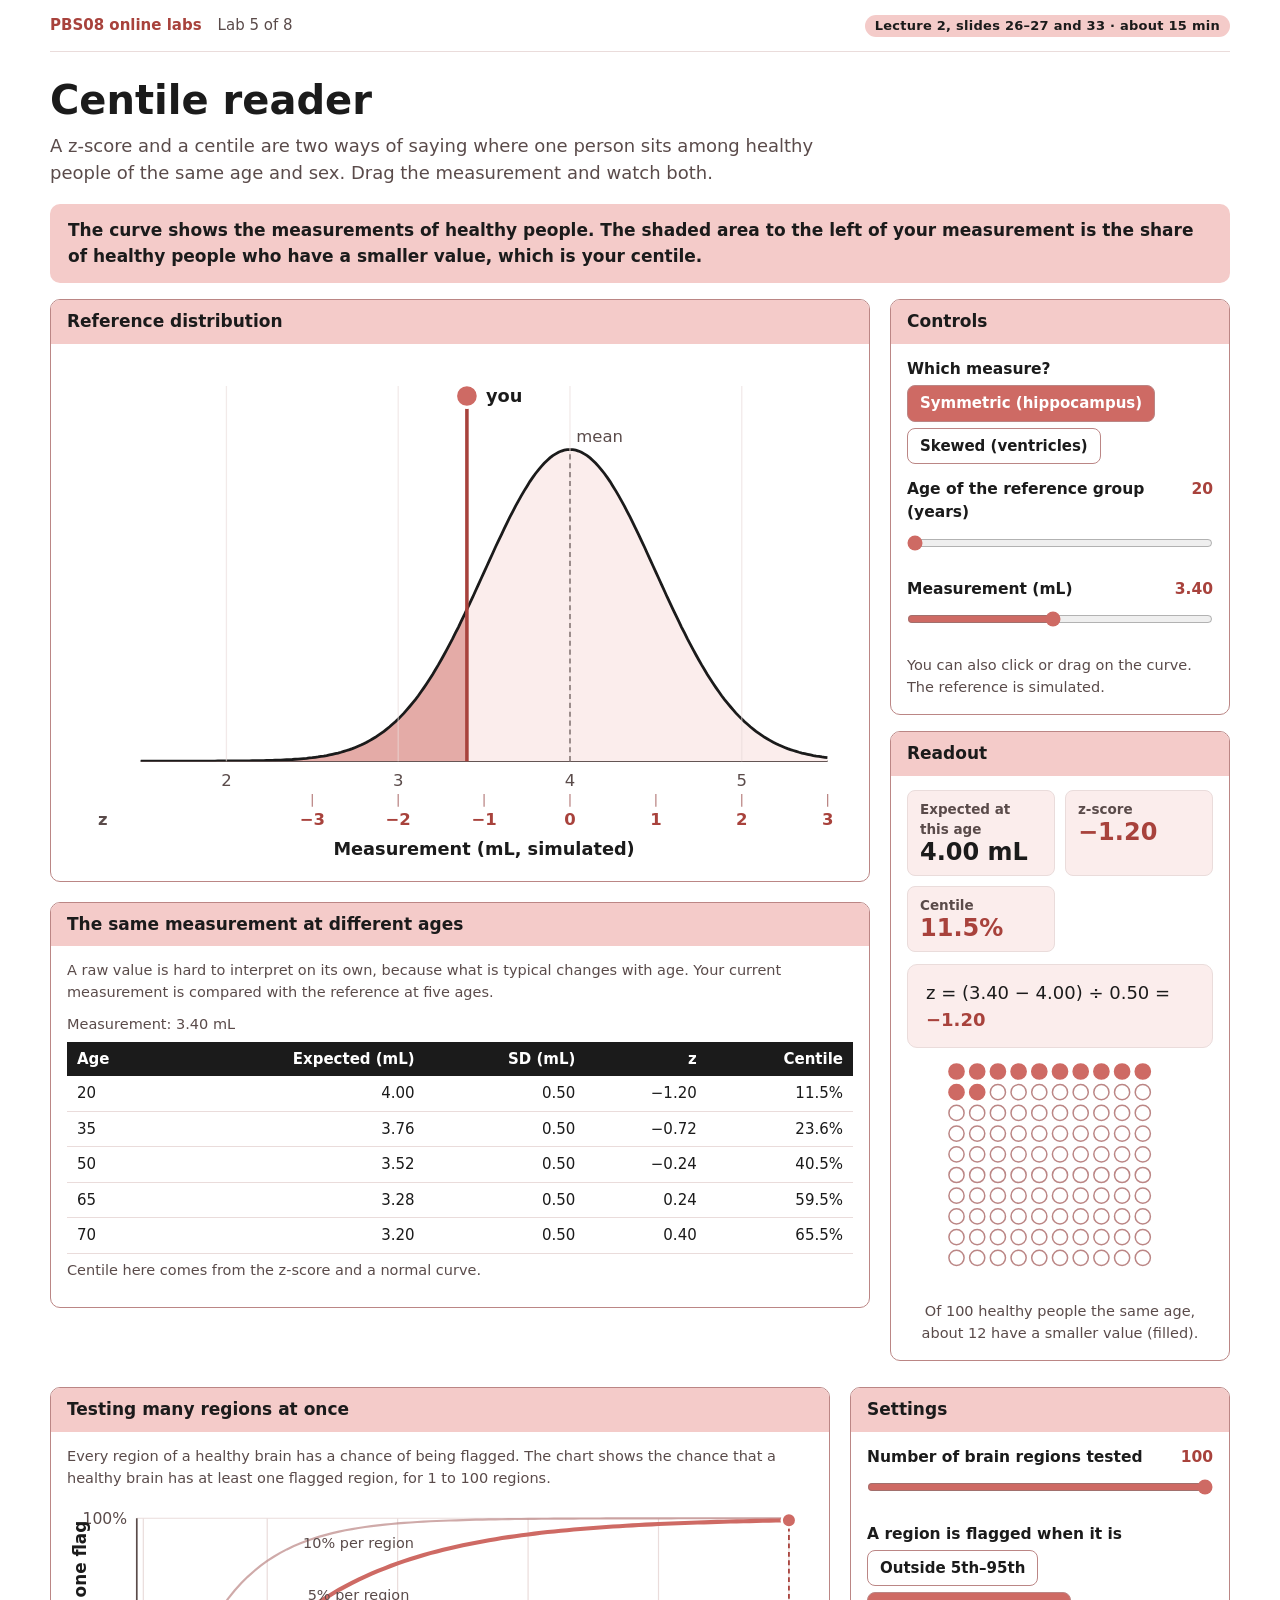
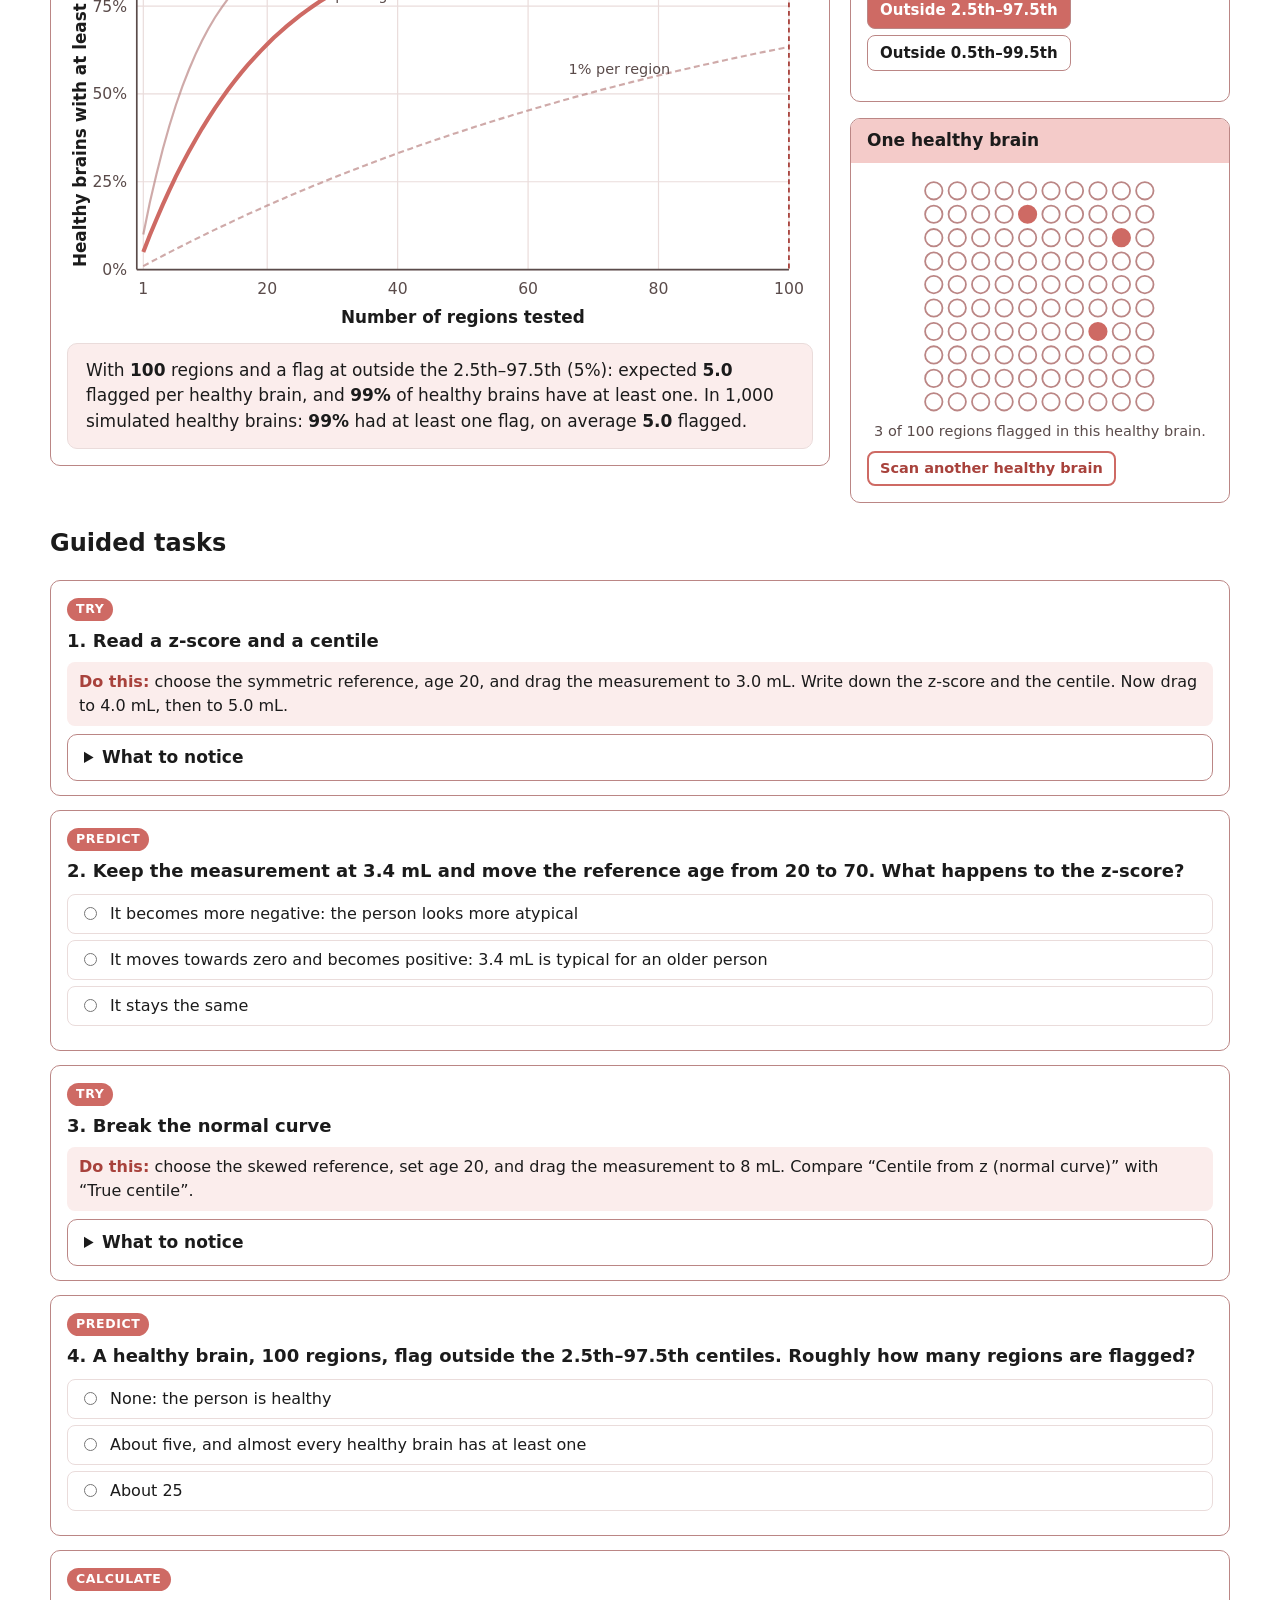
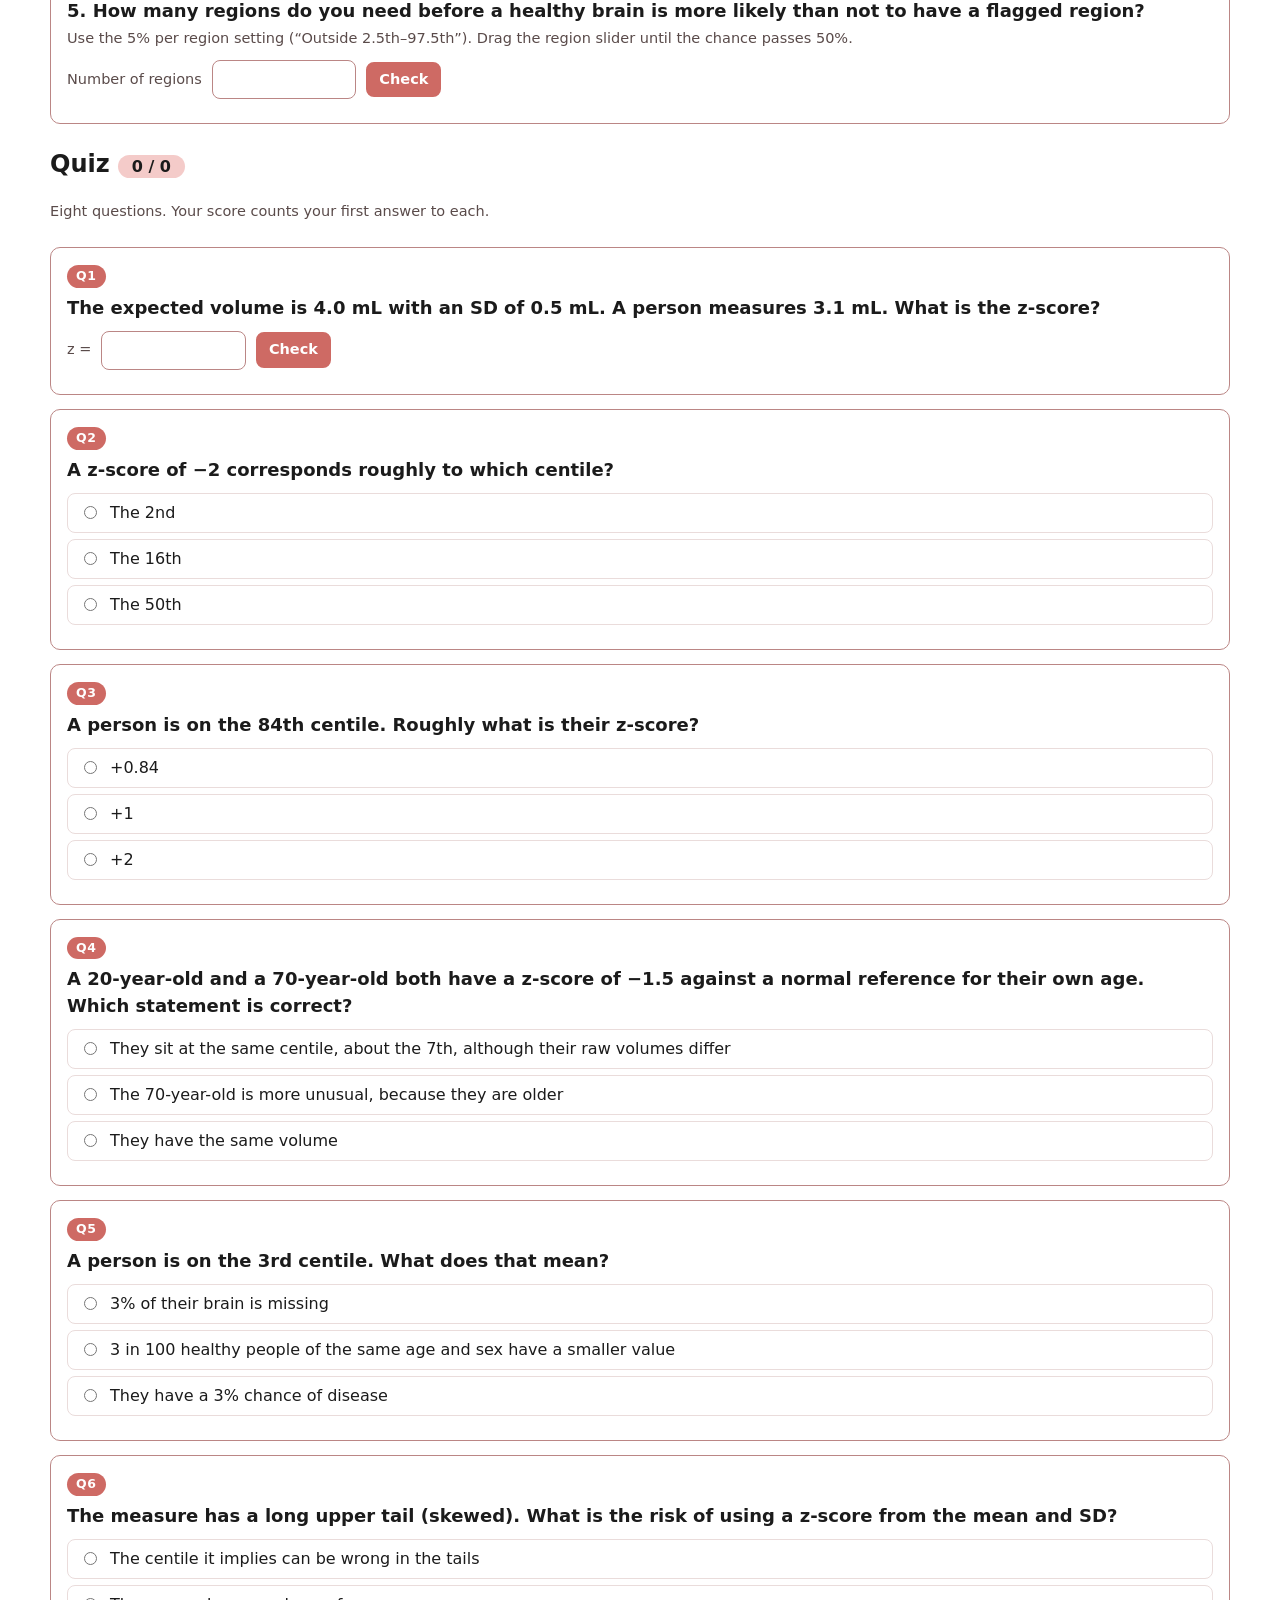
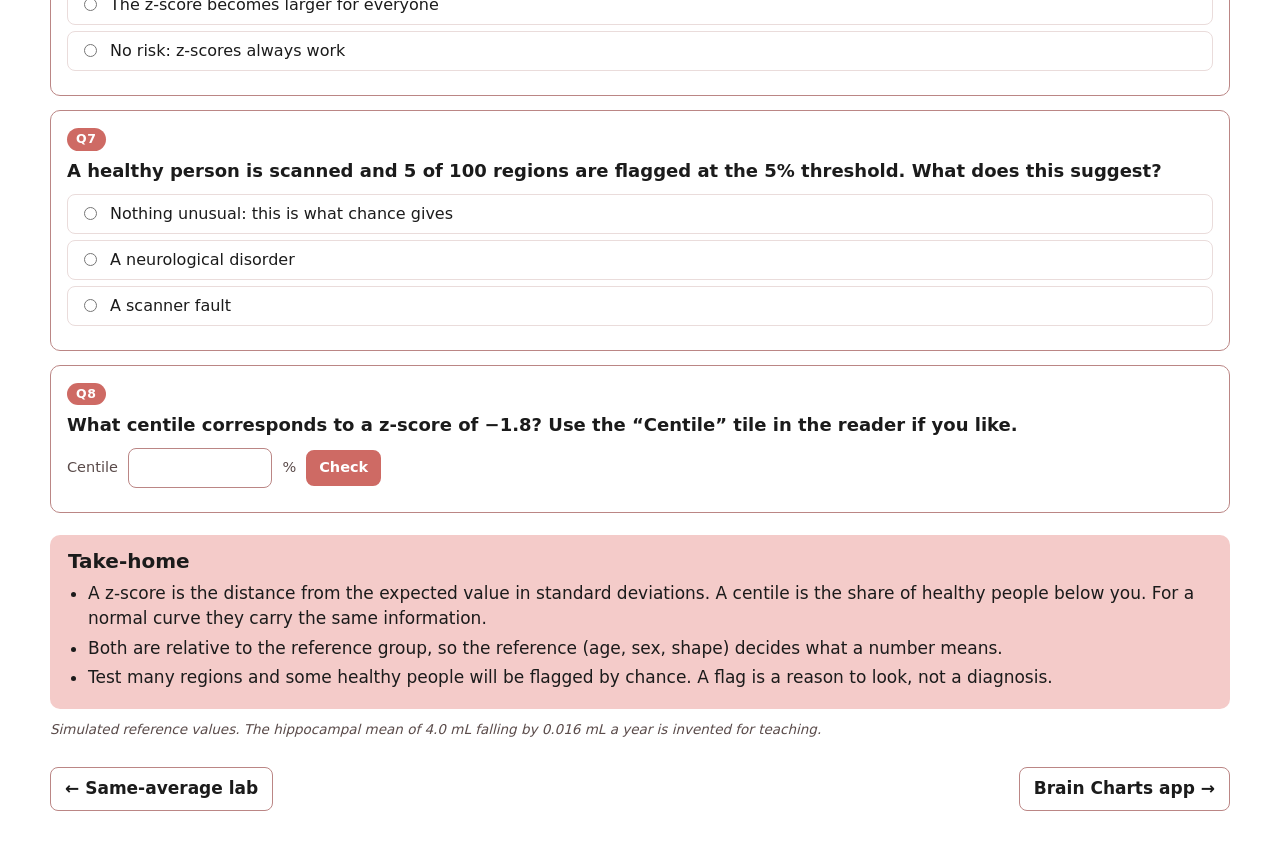
<file: pbs08-labs/lab5_centile_reader.html>
<!doctype html>
<html lang="en-GB">
<head>
<meta charset="utf-8">
<meta name="viewport" content="width=device-width, initial-scale=1">
<title>Centile reader – PBS08</title>
<link rel="stylesheet" href="shared.css">
<style>
  svg.draggable { touch-action: pan-y; cursor: ew-resize; }
  .lab5 { display: grid; grid-template-columns: minmax(0, 1fr) 340px; grid-template-rows: min-content 1fr; gap: 20px; align-items: start; grid-template-areas: "chart side" "table side"; margin-bottom: 26px; }
  .lab5 > .a-chart { grid-area: chart; } .lab5 > .a-side { grid-area: side; } .lab5 > .a-table { grid-area: table; }
  @media (max-width: 920px) { .lab5 { grid-template-columns: minmax(0, 1fr); grid-template-rows: auto; grid-template-areas: "chart" "side" "table"; } }
  .formula { font-size: 18px; font-variant-numeric: tabular-nums; }
  .formula b { color: var(--coral-ink); }
  .seg.chips { border: 0; gap: 6px; border-radius: 0; overflow: visible; }
  .seg.chips button { border: 1.5px solid var(--rose); border-radius: 8px; }
  .seg.chips button:last-child { border-right: 1.5px solid var(--rose); }
  .score { display: inline-block; background: var(--pink); border-radius: 99px; padding: 2px 14px; font-weight: 800; margin-left: 8px; font-size: 16px; }
  .numfield { font: inherit; font-weight: 800; padding: 5px 9px; width: 6.5em; border: 1.5px solid var(--rose); border-radius: 8px; background: var(--card); color: var(--ink); }
</style>
</head>
<body>
<div class="wrap" id="root">
  <noscript><p class="callout">These labs need JavaScript. Please enable it and reload.</p></noscript>
</div>
<script src="shared.js"></script>
<script>
(function () {
  const { h, s, f } = PBS;
  const root = document.getElementById('root');

  /* ---------------------------------------------------------------- the two simulated reference measures */
  const SIGMA = 0.5;
  const MODES = {
    sym: { name: 'Hippocampal volume (symmetric reference)', short: 'Hippocampal volume', lo: 1.5, hi: 5.5, step: 0.05, def: 3.4, xt: [2, 3, 4, 5], d: 2,
      mean: (a) => 4.0 - 0.016 * (a - 20), sd: () => SIGMA,
      pdf: (x, a) => PBS.normPdf((x - 4.0 + 0.016 * (a - 20)) / SIGMA) / SIGMA,
      cdf: (x, a) => PBS.normCdf((x - 4.0 + 0.016 * (a - 20)) / SIGMA) },
    skew: { name: 'Ventricular volume (skewed reference)', short: 'Ventricular volume', lo: 0, hi: 90, step: 1, def: 8, xt: [0, 20, 40, 60, 80], d: 0,
      mean: (a) => 20 + 0.4 * (a - 20), sd: (a) => 0.5 * (20 + 0.4 * (a - 20)),
      pdf: (x, a) => { if (x <= 0) return 0; const m = 20 + 0.4 * (a - 20), sl2 = Math.log(1 + 0.25), ml = Math.log(m) - sl2 / 2, sl = Math.sqrt(sl2); return PBS.normPdf((Math.log(x) - ml) / sl) / (sl * x); },
      cdf: (x, a) => { if (x <= 0) return 0; const m = 20 + 0.4 * (a - 20), sl2 = Math.log(1 + 0.25), ml = Math.log(m) - sl2 / 2, sl = Math.sqrt(sl2); return PBS.normCdf((Math.log(x) - ml) / sl); } },
  };
  const S = { mode: 'sym', age: 20, x: 3.4, N: 100, thr: 'b', brain: 1 };
  const THR = { a: { q: 0.10, z: 1.645, label: 'Outside the 5th–95th centiles (10%)' }, b: { q: 0.05, z: 1.96, label: 'Outside the 2.5th–97.5th (5%)' }, c: { q: 0.01, z: 2.576, label: 'Outside the 0.5th–99.5th (1%)' } };
  const M = () => MODES[S.mode];
  const zOf = () => (S.x - M().mean(S.age)) / M().sd(S.age);

  /* ---------------------------------------------------------------- page */
  root.append(
    h('h1', {}, 'Centile reader'),
    h('p', { class: 'sub' }, 'A z-score and a centile are two ways of saying where one person sits among healthy people of the same age and sex. Drag the measurement and watch both.'),
    h('div', { class: 'callout' }, 'The curve shows the measurements of healthy people. The shaded area to the left of your measurement is the share of healthy people who have a smaller value, which is your centile.'));

  const chHost = h('div', {});
  const stats = h('div', { class: 'stats', id: 'stats' });
  const formula = h('div', { class: 'callout soft formula', id: 'formula', style: { marginBottom: '12px', marginTop: '12px' }, 'aria-live': 'polite' });
  const picHost = h('div', { id: 'pic' });

  const modeSeg = PBS.seg({ label: 'Reference', value: S.mode, options: [{ v: 'sym', label: 'Symmetric (hippocampus)' }, { v: 'skew', label: 'Skewed (ventricles)' }],
    onChange: (v) => { S.mode = v; S.x = MODES[v].def; sl.set(S.x); setSliderRange(); update(); } });
  modeSeg.classList.add('chips');
  const ageSl = PBS.slider({ id: 'age', label: 'Age of the reference group (years)', min: 20, max: 70, step: 1, value: S.age, fmt: (v) => String(v), onInput: (v) => { S.age = v; update(); } });
  const sl = PBS.slider({ id: 'xval', label: 'Measurement (mL)', min: M().lo, max: M().hi, step: M().step, value: S.x, fmt: (v) => f(v, M().d), onInput: (v) => { S.x = v; update(); } });
  function setSliderRange() { sl.input.min = M().lo; sl.input.max = M().hi; sl.input.step = M().step; sl.set(S.x); }

  const ctl = PBS.card('Controls', [h('div', { class: 'ctl' }, h('div', { class: 'lbl' }, h('span', {}, 'Which measure?')), modeSeg), ageSl, sl,
    h('p', { class: 'small', style: { margin: 0 } }, 'You can also click or drag on the curve. The reference is simulated.')]);
  const read = PBS.card('Readout', [stats, formula, picHost]);
  const ageHost = h('div', { class: 'scroll-x' });
  const ageCard = PBS.card('The same measurement at different ages', [h('p', { class: 'small' }, 'A raw value is hard to interpret on its own, because what is typical changes with age. Your current measurement is compared with the reference at five ages.'), ageHost]);
  const chartCard = PBS.card('Reference distribution', [chHost]); chartCard.classList.add('a-chart'); ageCard.classList.add('a-table');
  const side = h('div', { class: 'stack a-side' }, ctl, read);
  root.append(h('div', { class: 'lab5' }, chartCard, side, ageCard));

  const ch = PBS.chart(chHost, { w: 620, h: 400, m: { l: 58, r: 20, t: 22, b: 82 }, xd: [1.5, 5.5], yd: [0, 1], xt: [], yt: [], yaxis: false, xlabel: 'Measurement (mL, simulated)', label: 'Reference distribution with a movable measurement' });
  ch.svg.classList.add('draggable');
  let dragging = false;
  const setFromEvent = (e) => { const p = ch.pointer(e); const m = M(); let v = Math.max(m.lo, Math.min(m.hi, p.x)); v = Math.round(v / m.step) * m.step; S.x = v; sl.set(v); update(); };
  ch.svg.addEventListener('pointerdown', (e) => { dragging = true; try { ch.svg.setPointerCapture(e.pointerId); } catch (_) { /* ignore */ } setFromEvent(e); });
  ch.svg.addEventListener('pointermove', (e) => { if (dragging) setFromEvent(e); });
  const stop = () => { dragging = false; };
  ch.svg.addEventListener('pointerup', stop); ch.svg.addEventListener('pointercancel', stop);

  /* the distribution chart has fixed axes per mode, so rebuild ticks when the mode changes */
  let tickLayer = null;

  function drawChart() {
    const m = M(), a = S.age, mu = m.mean(a), sd = m.sd(a);
    const xs = []; for (let i = 0; i <= 240; i++) xs.push(m.lo + (m.hi - m.lo) * i / 240);
    const ys = xs.map((x) => m.pdf(x, a)), ymax = Math.max(...ys) * 1.18;
    // rescale mapping for this draw
    const X = (v) => ch.x((v - m.lo) / (m.hi - m.lo) * 4 + 1.5), Y = (v) => ch.m.t + ch.ih - v / ymax * ch.ih * 0.98;
    const L = ch.layer(); const g = s('g', { 'clip-path': ch.clip }); L.append(g);
    const curve = xs.map((x, i) => (i ? 'L' : 'M') + X(x).toFixed(1) + ' ' + Y(ys[i]).toFixed(1)).join('');
    g.append(s('path', { d: curve + `L${X(m.hi)} ${Y(0)}L${X(m.lo)} ${Y(0)}Z`, fill: 'var(--pink-soft)' }));
    const idx = xs.filter((x) => x <= S.x);
    if (idx.length) {
      const pts = idx.map((x, i) => (i ? 'L' : 'M') + X(x).toFixed(1) + ' ' + Y(m.pdf(x, a)).toFixed(1)).join('');
      g.append(s('path', { d: pts + `L${X(S.x)} ${Y(m.pdf(S.x, a))}L${X(S.x)} ${Y(0)}L${X(idx[0])} ${Y(0)}Z`, fill: 'var(--coral)', 'fill-opacity': 0.5 }));
    }
    g.append(s('path', { d: curve, fill: 'none', stroke: 'var(--ink)', 'stroke-width': 2.2 }));
    // mean marker
    g.append(s('line', { x1: X(mu), x2: X(mu), y1: Y(0), y2: Y(m.pdf(mu, a)), stroke: 'var(--muted)', 'stroke-width': 1.4, 'stroke-dasharray': '4 3' }));
    // x ticks (rebuilt each time because the scale differs per mode)
    if (tickLayer) tickLayer.remove(); tickLayer = s('g', {}); ch.svg.append(tickLayer);
    m.xt.forEach((t) => { tickLayer.append(s('line', { class: 'grid', x1: X(t), x2: X(t), y1: ch.m.t, y2: ch.m.t + ch.ih, style: 'opacity:.6' })); tickLayer.append(s('text', { class: 'tick', x: X(t), y: ch.m.t + ch.ih + 20, 'text-anchor': 'middle', text: f(t, 0) })); });
    // z-score row
    const zy = ch.m.t + ch.ih + 46;
    tickLayer.append(s('text', { class: 'tick', x: ch.m.l - 26, y: zy + 4, 'text-anchor': 'end', text: 'z', style: 'font-weight:700' }));
    for (let z = -3; z <= 3; z++) { const xv = mu + z * sd; if (xv < m.lo || xv > m.hi) continue; tickLayer.append(s('text', { class: 'tick', x: X(xv), y: zy + 4, 'text-anchor': 'middle', text: z < 0 ? '−' + (-z) : String(z), style: 'font-weight:700;fill:var(--coral-ink)' })); tickLayer.append(s('line', { x1: X(xv), x2: X(xv), y1: ch.m.t + ch.ih + 26, y2: zy - 10, stroke: 'var(--rose)', 'stroke-width': 1 })); }
    // marker
    const mx = X(S.x);
    L.append(s('line', { x1: mx, x2: mx, y1: ch.m.t, y2: Y(0), stroke: 'var(--coral-ink)', 'stroke-width': 2.8 }));
    L.append(s('circle', { cx: mx, cy: ch.m.t + 8, r: 9, fill: 'var(--coral)', stroke: 'var(--card)', 'stroke-width': 2.5 }));
    const right = mx > ch.m.l + ch.iw - 60;
    L.append(s('text', { class: 'note', x: right ? mx - 15 : mx + 15, y: ch.m.t + 13, 'text-anchor': right ? 'end' : 'start', text: 'you', style: 'font-weight:700' }));
    L.append(s('text', { class: 'tick', x: X(mu) + 5, y: Y(m.pdf(mu, a)) - 6, text: 'mean', style: 'fill:var(--muted)' }));
  }

  function drawStats() {
    const m = M(), z = zOf(), cNorm = PBS.normCdf(z) * 100, cTrue = m.cdf(S.x, S.age) * 100, mu = m.mean(S.age), sd = m.sd(S.age);
    const fc = (v) => (v < 0.1 ? '< 0.1' : v > 99.9 ? '> 99.9' : f(v, 1)) + '%';
    const tile = (k, v, c) => h('div', { class: 'stat' }, h('div', { class: 'k' }, k), h('div', { class: 'v' + (c ? ' coral' : '') }, v));
    PBS.clear(stats);
    stats.append(tile('Expected at this age', f(mu, S.mode === 'sym' ? 2 : 1) + ' mL'), tile('z-score', f(z, 2), true));
    if (S.mode === 'sym') stats.append(tile('Centile', fc(cNorm), true));
    else stats.append(tile('Centile from z (normal curve)', fc(cNorm)), tile('True centile (skewed reference)', fc(cTrue), true));
    const dd = S.mode === 'sym' ? 2 : 1;
    formula.innerHTML = 'z = (' + f(S.x, dd) + ' − ' + f(mu, dd) + ') ÷ ' + f(sd, dd) + ' = <b>' + f(z, 2) + '</b>';
    const k = Math.round(S.mode === 'sym' ? cNorm : cTrue);
    PBS.clear(picHost);
    const W = 200, cell = 18, svg = s('svg', { viewBox: `0 0 ${W} ${W + 8}`, class: 'chart', role: 'img', 'aria-label': k + ' of 100 healthy people have a smaller value', style: 'max-width:230px;margin:6px auto 0' });
    for (let i = 0; i < 100; i++) {
      const r = Math.floor(i / 10), c = i % 10;
      svg.append(s('circle', { cx: 10 + c * cell, cy: 10 + r * cell, r: 6.6, fill: i < k ? 'var(--coral)' : 'var(--card)', stroke: i < k ? 'var(--coral)' : 'var(--rose)', 'stroke-width': 1.3 }));
    }
    picHost.append(svg, h('p', { class: 'small', style: { textAlign: 'center', margin: '2px 0 0' } }, 'Of 100 healthy people the same age, about ' + k + ' have a smaller value (filled).'));
  }

  /* ---------------------------------------------------------------- the same measurement at four ages */
  function drawAges() {
    PBS.clear(ageHost);
    const m = M(), dd = S.mode === 'sym' ? 2 : 1;
    const rows = [20, 35, 50, 65, 70].map((a) => { const z = (S.x - m.mean(a)) / m.sd(a); const c = m.cdf(S.x, a) * 100; return h('tr', {}, h('td', {}, String(a)), h('td', { class: 'n' }, f(m.mean(a), dd)), h('td', { class: 'n' }, f(m.sd(a), dd)), h('td', { class: 'n' }, f(z, 2)), h('td', { class: 'n' }, (c < 0.1 ? '< 0.1' : c > 99.9 ? '> 99.9' : f(c, 1)) + '%')); });
    ageHost.append(h('p', { class: 'small', style: { marginBottom: '6px' } }, 'Measurement: ' + f(S.x, dd) + ' mL'), h('table', { class: 't' }, h('thead', {}, h('tr', {}, h('th', {}, 'Age'), h('th', { class: 'n' }, 'Expected (mL)'), h('th', { class: 'n' }, 'SD (mL)'), h('th', { class: 'n' }, 'z'), h('th', { class: 'n' }, 'Centile'))), h('tbody', {}, rows)),
      h('p', { class: 'small', style: { marginTop: '6px' } }, S.mode === 'sym' ? 'Centile here comes from the z-score and a normal curve.' : 'Centile here is the true value for the skewed reference.'));
  }

  /* ---------------------------------------------------------------- many regions */
  const regSl = PBS.slider({ id: 'nreg', label: 'Number of brain regions tested', min: 1, max: 100, step: 1, value: S.N, fmt: (v) => String(v), onInput: (v) => { S.N = v; updateRegions(); } });
  const thrSeg = PBS.seg({ label: 'Flag threshold', value: S.thr, options: [{ v: 'a', label: 'Outside 5th–95th' }, { v: 'b', label: 'Outside 2.5th–97.5th' }, { v: 'c', label: 'Outside 0.5th–99.5th' }], onChange: (v) => { S.thr = v; updateRegions(); } });
  thrSeg.classList.add('chips');
  const newBrain = h('button', { class: 'btn alt sm', type: 'button', id: 'newbrain' }, 'Scan another healthy brain');
  newBrain.addEventListener('click', () => { S.brain++; updateRegions(); });
  const gridHost = h('div', { id: 'brain' }), regTxt = h('div', { id: 'regtxt', class: 'callout soft', style: { marginTop: '10px', marginBottom: 0 }, 'aria-live': 'polite' });
  const chRHost = h('div', {});
  root.append(h('div', { class: 'lab wide-controls', style: { marginTop: '26px' } },
    PBS.card('Testing many regions at once', [h('p', { class: 'small' }, 'Every region of a healthy brain has a chance of being flagged. The chart shows the chance that a healthy brain has at least one flagged region, for 1 to 100 regions.'), chRHost, regTxt]),
    h('div', { class: 'stack' }, PBS.card('Settings', [regSl, h('div', { class: 'ctl' }, h('div', { class: 'lbl' }, h('span', {}, 'A region is flagged when it is')), thrSeg)]),
      PBS.card('One healthy brain', [gridHost, h('div', { class: 'row', style: { marginTop: '8px' } }, newBrain)]))));
  const chR = PBS.chart(chRHost, { w: 620, h: 360, m: { l: 58, r: 20, t: 16, b: 52 }, xd: [0, 100], yd: [0, 100], xt: [1, 20, 40, 60, 80, 100], yt: [0, 25, 50, 75, 100], yfmt: (v) => v + '%', xlabel: 'Number of regions tested', ylabel: 'Healthy brains with at least one flag', label: 'Chance that a healthy brain has at least one flagged region' });
  function updateRegions() {
    const L = chR.layer(), keys = ['a', 'b', 'c'];
    keys.forEach((k) => {
      const q = THR[k].q, pts = []; for (let n = 1; n <= 100; n++) pts.push([n, (1 - Math.pow(1 - q, n)) * 100]);
      const on = k === S.thr;
      L.append(s('path', { d: pts.map((p, i) => (i ? 'L' : 'M') + chR.x(p[0]).toFixed(1) + ' ' + chR.y(p[1]).toFixed(1)).join(''), fill: 'none', stroke: on ? 'var(--coral)' : 'var(--rose)', 'stroke-width': on ? 3.4 : 1.8, 'stroke-opacity': on ? 1 : 0.7, 'stroke-dasharray': k === 'c' && !on ? '5 3' : '' }));
    });
    L.append(s('line', { x1: chR.x(S.N), x2: chR.x(S.N), y1: chR.m.t, y2: chR.y(0), stroke: 'var(--coral-ink)', 'stroke-width': 1.5, 'stroke-dasharray': '4 3' }));
    const pv = (1 - Math.pow(1 - THR[S.thr].q, S.N)) * 100;
    L.append(s('circle', { cx: chR.x(S.N), cy: chR.y(pv), r: 6, fill: 'var(--coral)', stroke: 'var(--card)', 'stroke-width': 2 }));
    [['a', '10% per region', 34, 17], ['b', '5% per region', 34, 17], ['c', '1% per region', 74, -9]].forEach(([k, txt, n, dy]) => { const yv = (1 - Math.pow(1 - THR[k].q, n)) * 100; L.append(s('text', { class: 'tick', x: chR.x(n), y: chR.y(yv) + dy, 'text-anchor': 'middle', text: txt, style: 'font-size:12px' })); });
    // simulation: 1000 healthy brains
    const rng = PBS.rng(4242), zc = THR[S.thr].z; let any = 0, tot = 0;
    for (let b = 0; b < 1000; b++) { let c = 0; for (let r = 0; r < S.N; r++) if (Math.abs(rng.n()) > zc) c++; if (c > 0) any++; tot += c; }
    regTxt.innerHTML = 'With <b>' + S.N + '</b> region' + (S.N === 1 ? '' : 's') + ' and a flag at ' + THR[S.thr].label.toLowerCase() + ': expected <b>' + f(S.N * THR[S.thr].q, 1) + '</b> flagged per healthy brain, and <b>' + f(pv, 0) + '%</b> of healthy brains have at least one. In 1,000 simulated healthy brains: <b>' + f(any / 10, 0) + '%</b> had at least one flag, on average <b>' + f(tot / 1000, 1) + '</b> flagged.';
    // one brain
    PBS.clear(gridHost);
    const r2 = PBS.rng(777 + S.brain * 31), cell = 17, W = 10 * cell + 4; let k = 0;
    const svg = s('svg', { viewBox: `0 0 ${W} ${W}`, class: 'chart', role: 'img', style: 'max-width:240px;margin:0 auto', 'aria-label': 'One simulated healthy brain with flagged regions' });
    for (let i = 0; i < 100; i++) {
      const rr = Math.floor(i / 10), cc = i % 10, inn = i < S.N, z = r2.n(), fl = inn && Math.abs(z) > zc; if (fl) k++;
      svg.append(s('circle', { cx: 10 + cc * cell, cy: 10 + rr * cell, r: 6.3, fill: fl ? 'var(--coral)' : 'none', stroke: inn ? (fl ? 'var(--coral)' : 'var(--rose)') : 'var(--grid)', 'stroke-width': 1.3, 'stroke-opacity': inn ? 1 : 0.7 }));
    }
    gridHost.append(svg, h('p', { class: 'small', style: { textAlign: 'center', margin: '4px 0 0' }, 'aria-live': 'polite' }, k + ' of ' + S.N + ' regions flagged in this healthy brain.'));
  }

  /* ---------------------------------------------------------------- tasks */
  const tasks = h('div', { class: 'tasks', style: { marginTop: '26px' } },
    h('h2', {}, 'Guided tasks'),
    PBS.doTask({ tag: 'Try', title: '1. Read a z-score and a centile', doit: '<b>Do this:</b> choose the symmetric reference, age 20, and drag the measurement to 3.0 mL. Write down the z-score and the centile. Now drag to 4.0 mL, then to 5.0 mL.',
      reveal: 'At 3.0 mL the z-score is −2 and the centile about 2.3%. At 4.0 mL (the mean) z is 0 and the centile 50%. At 5.0 mL z is +2 and the centile about 97.7%. Centile and z-score carry the same information. A centile is a share of healthy people. A z-score is a distance in standard deviations.' }),
    PBS.task({ tag: 'Predict', title: '2. Keep the measurement at 3.4 mL and move the reference age from 20 to 70. What happens to the z-score?',
      options: [{ t: 'It becomes more negative: the person looks more atypical', fb: 'The expected volume falls with age, so 3.4 mL is closer to what is expected for an older person.' }, { t: 'It moves towards zero and becomes positive: 3.4 mL is typical for an older person', ok: true, fb: 'At 20 the z-score is −1.2. At 70 the expected value is 3.2 mL and the z-score is +0.4. The same raw number means different things at different ages, which is the reason for an age-specific reference.' }, { t: 'It stays the same', fb: 'The measurement is the same but the reference is not. Look at the “expected at this age” tile.' }] }),
    PBS.doTask({ tag: 'Try', title: '3. Break the normal curve', doit: '<b>Do this:</b> choose the skewed reference, set age 20, and drag the measurement to 8 mL. Compare “Centile from z (normal curve)” with “True centile”.',
      reveal: 'At age 20 the expected value is 20 mL with an SD of 10 mL, so 8 mL has a z-score of −1.2. A normal curve would put that person at about the 11th–12th centile. In this skewed reference the true centile is only about the 4th. A z-score computed from a mean and an SD assumes a symmetric curve, so in a skewed measure the tails are wrong. This is one reason models such as GAMLSS also model the shape of the distribution.' }),
    PBS.task({ tag: 'Predict', title: '4. A healthy brain, 100 regions, flag outside the 2.5th–97.5th centiles. Roughly how many regions are flagged?',
      options: [{ t: 'None: the person is healthy', fb: 'Each region has a 5% chance of being flagged by chance, so none is very unlikely.' }, { t: 'About five, and almost every healthy brain has at least one', ok: true, fb: '5% of 100 regions is about 5. With 100 regions, the chance of none is 0.95 to the power 100, below 1%. A few flagged regions in a healthy person are normal.' }, { t: 'About 25', fb: 'That would need a 25% chance per region. Read the sentence under the chart.' }] }),
    PBS.numtask({ tag: 'Calculate', title: '5. How many regions do you need before a healthy brain is more likely than not to have a flagged region?', body: '<p class="small">Use the 5% per region setting (“Outside 2.5th–97.5th”). Drag the region slider until the chance passes 50%.</p>', label: 'Number of regions', answer: 14, tol: 1.5,
      fbRight: 'With 14 regions the chance is 1 − 0.95<sup>14</sup> = 51%. A handful of regions is enough.', fbWrong: 'Try 14: 1 − 0.95<sup>14</sup> is about 51%. Use the slider to check.' }));
  root.append(tasks);

  /* ---------------------------------------------------------------- quiz */
  let correct = 0, answered = 0; const scoreEl = h('span', { class: 'score', id: 'score' }, '0 / 0');
  const rec = (ok) => { answered++; if (ok) correct++; scoreEl.textContent = correct + ' / ' + answered; };
  const quiz = h('div', { class: 'tasks', style: { marginTop: '26px' } },
    h('h2', {}, 'Quiz', scoreEl),
    h('p', { class: 'small' }, 'Eight questions. Your score counts your first answer to each.'),
    PBS.numtask({ tag: 'Q1', title: 'The expected volume is 4.0 mL with an SD of 0.5 mL. A person measures 3.1 mL. What is the z-score?', label: 'z =', answer: -1.8, tol: 0.05, onAnswer: rec,
      fbRight: '(3.1 − 4.0) ÷ 0.5 = −1.8.', fbWrong: 'Subtract the expected value from the measurement, then divide by the SD: (3.1 − 4.0) ÷ 0.5. Use a minus sign.' }),
    PBS.task({ tag: 'Q2', title: 'A z-score of −2 corresponds roughly to which centile?', onAnswer: (i, ok) => rec(ok), options: [{ t: 'The 2nd', ok: true, fb: 'About 2.3% of a normal distribution lies below −2 SD.' }, { t: 'The 16th', fb: 'That is a z-score of −1.' }, { t: 'The 50th', fb: 'The 50th centile is a z-score of 0.' }] }),
    PBS.task({ tag: 'Q3', title: 'A person is on the 84th centile. Roughly what is their z-score?', onAnswer: (i, ok) => rec(ok), options: [{ t: '+0.84', fb: 'Centiles and z-scores are different scales. The 84th centile is not a z-score of 0.84.' }, { t: '+1', ok: true, fb: 'About 84% of a normal distribution lies below +1 SD.' }, { t: '+2', fb: 'That is about the 98th centile.' }] }),
    PBS.task({ tag: 'Q4', title: 'A 20-year-old and a 70-year-old both have a z-score of −1.5 against a normal reference for their own age. Which statement is correct?', onAnswer: (i, ok) => rec(ok), options: [{ t: 'They sit at the same centile, about the 7th, although their raw volumes differ', ok: true, fb: 'The z-score is already relative to each person’s own age group, so equal z-scores mean equal centiles under a normal reference.' }, { t: 'The 70-year-old is more unusual, because they are older', fb: 'Age has already been taken into account in the z-score.' }, { t: 'They have the same volume', fb: 'The expected volume differs by age, so the same z-score means different raw volumes.' }] }),
    PBS.task({ tag: 'Q5', title: 'A person is on the 3rd centile. What does that mean?', onAnswer: (i, ok) => rec(ok), options: [{ t: '3% of their brain is missing', fb: 'A centile does not measure loss of tissue.' }, { t: '3 in 100 healthy people of the same age and sex have a smaller value', ok: true, fb: 'A centile is a position in the reference group.' }, { t: 'They have a 3% chance of disease', fb: 'A centile is not a probability of disease. That depends on how common the disease is and how it changes the measure.' }] }),
    PBS.task({ tag: 'Q6', title: 'The measure has a long upper tail (skewed). What is the risk of using a z-score from the mean and SD?', onAnswer: (i, ok) => rec(ok), options: [{ t: 'The centile it implies can be wrong in the tails', ok: true, fb: 'A normal curve puts the wrong amount of probability in each tail of a skewed distribution. A model that fits the shape can fix this.' }, { t: 'The z-score becomes larger for everyone', fb: 'It does not change in a consistent direction: the error is largest in the tails.' }, { t: 'No risk: z-scores always work', fb: 'They assume a symmetric shape. See task 3.' }] }),
    PBS.task({ tag: 'Q7', title: 'A healthy person is scanned and 5 of 100 regions are flagged at the 5% threshold. What does this suggest?', onAnswer: (i, ok) => rec(ok), options: [{ t: 'Nothing unusual: this is what chance gives', ok: true, fb: 'About 5 regions are expected to be flagged by chance when 100 regions are tested.' }, { t: 'A neurological disorder', fb: 'The number of flags is what chance alone produces.' }, { t: 'A scanner fault', fb: 'Nothing here points to a fault. The number is what chance alone produces.' }] }),
    PBS.numtask({ tag: 'Q8', title: 'What centile corresponds to a z-score of −1.8? Use the “Centile” tile in the reader if you like.', label: 'Centile', unit: '%', answer: 3.6, tol: 0.5, onAnswer: rec,
      fbRight: 'Yes: the share of a normal distribution below −1.8 is about 3.6%.', fbWrong: 'Set the symmetric reference at age 20 and drag the measurement to 3.1 mL (z = −1.8), then read the centile: about 3.6%.' }));
  root.append(quiz);
  root.append(PBS.takeaway([
    'A z-score is the distance from the expected value in standard deviations. A centile is the share of healthy people below you. For a normal curve they carry the same information.',
    'Both are relative to the reference group, so the reference (age, sex, shape) decides what a number means.',
    'Test many regions and some healthy people will be flagged by chance. A flag is a reason to look, not a diagnosis.']));
  root.append(h('p', { class: 'src' }, 'Simulated reference values. The hippocampal mean of 4.0 mL falling by 0.016 mL a year is invented for teaching.'));

  PBS.frame('reader', root);
  function update() { drawChart(); drawStats(); drawAges(); }
  setSliderRange(); update(); updateRegions();
  window.__lab = { S, update, updateRegions, zOf };
})();
</script>
</body>
</html>
</file>
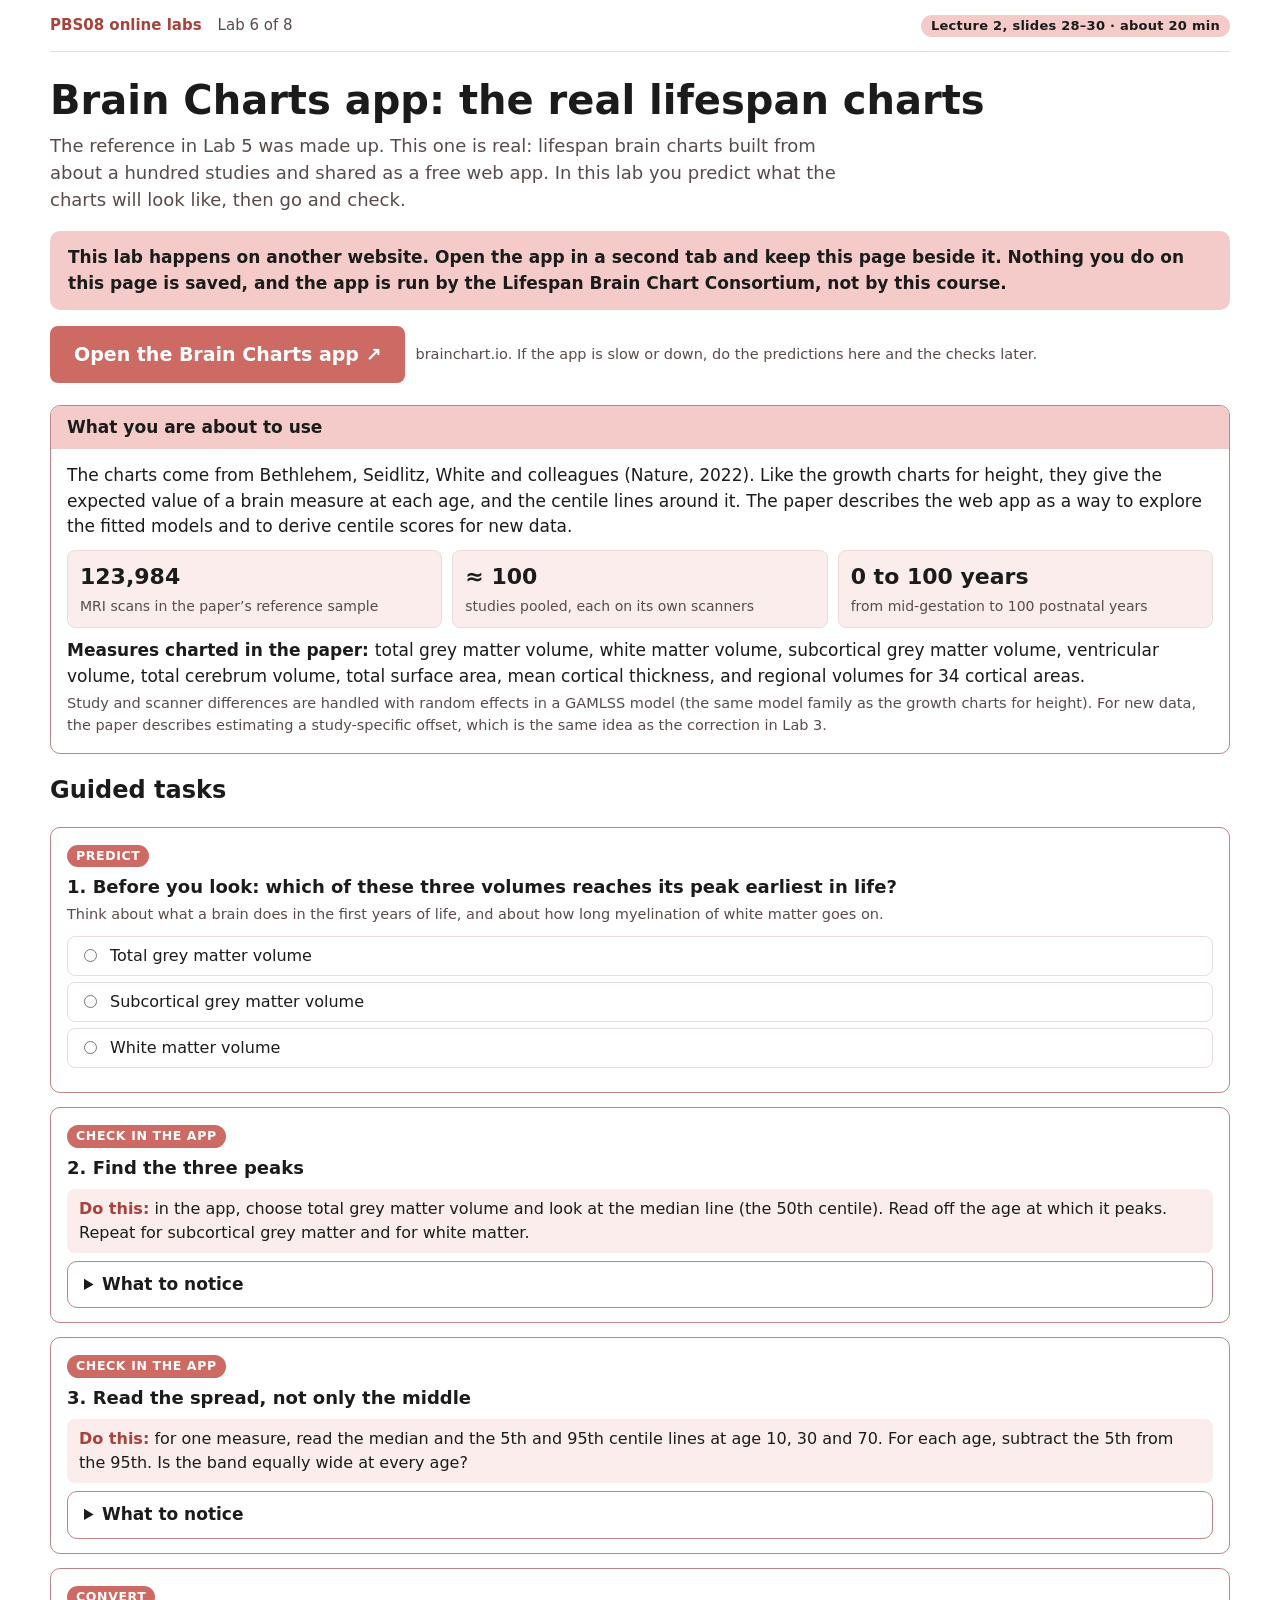
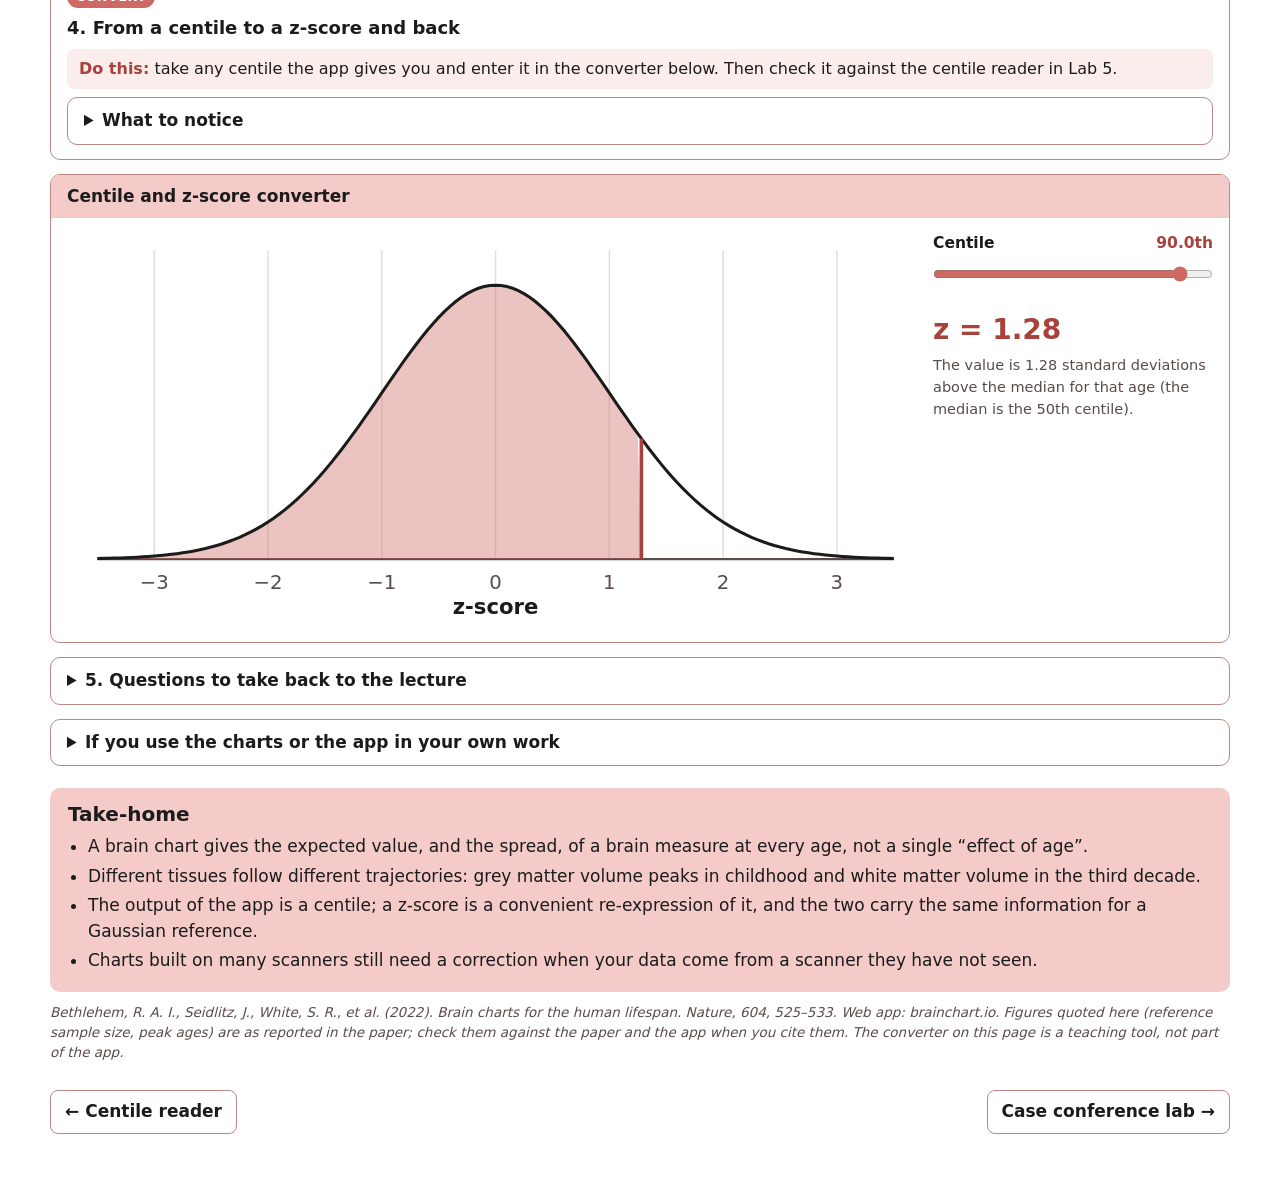
<file: pbs08-labs/lab6_brain_charts_app.html>
<!doctype html>
<html lang="en-GB">
<head>
<meta charset="utf-8">
<meta name="viewport" content="width=device-width, initial-scale=1">
<title>Brain Charts app – PBS08</title>
<link rel="stylesheet" href="shared.css">
<style>
  .bigbtn { display: inline-block; text-decoration: none; font-size: 19px; padding: 12px 22px; }
  .facts { display: grid; grid-template-columns: repeat(auto-fit, minmax(210px, 1fr)); gap: 10px; margin: 10px 0 4px; }
  .fact { background: var(--pink-soft); border: 1px solid var(--grid); border-radius: 8px; padding: 9px 12px; }
  .fact b { display: block; font-size: 22px; font-variant-numeric: tabular-nums; }
  .fact span { font-size: 14px; color: var(--muted); }
  ul.plain { margin: 6px 0 0; padding-left: 20px; } ul.plain li { margin-bottom: 4px; }
  .conv { display: grid; grid-template-columns: minmax(0, 1fr) 280px; gap: 18px; align-items: start; }
  @media (max-width: 760px) { .conv { grid-template-columns: minmax(0, 1fr); } }
  .big { font-size: 28px; font-weight: 800; font-variant-numeric: tabular-nums; color: var(--coral-ink); }
  .step { display: flex; gap: 10px; align-items: flex-start; margin: 8px 0; }
  .step i { flex: none; width: 26px; height: 26px; border-radius: 50%; background: var(--coral); color: var(--btn-ink); font-style: normal; font-weight: 800; display: grid; place-items: center; font-size: 14px; }
</style>
</head>
<body>
<div class="wrap" id="root">
  <noscript><p class="callout">These labs need JavaScript. Please enable it and reload.</p></noscript>
</div>
<script src="shared.js"></script>
<script>
(function () {
  const { h, f } = PBS;
  const root = document.getElementById('root');
  const APP = 'https://brainchart.io';

  root.append(
    h('h1', {}, 'Brain Charts app: the real lifespan charts'),
    h('p', { class: 'sub' }, 'The reference in Lab 5 was made up. This one is real: lifespan brain charts built from about a hundred studies and shared as a free web app. In this lab you predict what the charts will look like, then go and check.'),
    h('div', { class: 'callout' }, 'This lab happens on another website. Open the app in a second tab and keep this page beside it. Nothing you do on this page is saved, and the app is run by the Lifespan Brain Chart Consortium, not by this course.'),
    h('div', { class: 'row', style: { marginBottom: '22px' } }, h('a', { class: 'btn bigbtn', href: APP, target: '_blank', rel: 'noopener' }, 'Open the Brain Charts app ↗'),
      h('span', { class: 'small' }, 'brainchart.io. If the app is slow or down, do the predictions here and the checks later.')));

  /* ---------------------------------------------------------------- what it is */
  root.append(PBS.card('What you are about to use',
    h('div', {},
      h('p', { style: { marginTop: 0 } }, 'The charts come from Bethlehem, Seidlitz, White and colleagues (Nature, 2022). Like the growth charts for height, they give the expected value of a brain measure at each age, and the centile lines around it. The paper describes the web app as a way to explore the fitted models and to derive centile scores for new data.'),
      h('div', { class: 'facts' },
        h('div', { class: 'fact' }, h('b', {}, '123,984'), h('span', {}, 'MRI scans in the paper’s reference sample')),
        h('div', { class: 'fact' }, h('b', {}, '≈ 100'), h('span', {}, 'studies pooled, each on its own scanners')),
        h('div', { class: 'fact' }, h('b', {}, '0 to 100 years'), h('span', {}, 'from mid-gestation to 100 postnatal years'))),
      h('p', { style: { margin: '10px 0 4px' } }, h('b', {}, 'Measures charted in the paper: '), 'total grey matter volume, white matter volume, subcortical grey matter volume, ventricular volume, total cerebrum volume, total surface area, mean cortical thickness, and regional volumes for 34 cortical areas.'),
      h('p', { class: 'small', style: { marginBottom: 0 } }, 'Study and scanner differences are handled with random effects in a GAMLSS model (the same model family as the growth charts for height). For new data, the paper describes estimating a study-specific offset, which is the same idea as the correction in Lab 3.'))));

  /* ---------------------------------------------------------------- tasks */
  const tasks = h('div', { class: 'tasks', style: { marginTop: '22px' } },
    h('h2', {}, 'Guided tasks'),
    PBS.task({ tag: 'Predict', title: '1. Before you look: which of these three volumes reaches its peak earliest in life?',
      body: '<p class="small">Think about what a brain does in the first years of life, and about how long myelination of white matter goes on.</p>',
      options: [{ t: 'Total grey matter volume', ok: true, fb: 'The paper reports grey matter volume peaking at about 6 years, subcortical grey matter at about 14 years and white matter volume only at about 29 years. Now go and find the three peaks yourself in the app, and note how close you can read them off.' },
        { t: 'Subcortical grey matter volume', fb: 'The paper reports this peaking in adolescence, at about 14 years. Grey matter volume peaks earlier, at about 6 years.' },
        { t: 'White matter volume', fb: 'White matter volume keeps growing for decades. The paper reports its peak at about 29 years, the latest of the three.' }] }),
    PBS.doTask({ tag: 'Check in the app', title: '2. Find the three peaks',
      doit: '<b>Do this:</b> in the app, choose total grey matter volume and look at the median line (the 50th centile). Read off the age at which it peaks. Repeat for subcortical grey matter and for white matter.',
      reveal: 'You should find a clear early peak for total grey matter, a later one for subcortical grey matter and a much later one for white matter. A trajectory is not a straight line: a single “effect of age” number hides all of this, which is one reason for fitting charts rather than a regression slope.' }),
    PBS.doTask({ tag: 'Check in the app', title: '3. Read the spread, not only the middle',
      doit: '<b>Do this:</b> for one measure, read the median and the 5th and 95th centile lines at age 10, 30 and 70. For each age, subtract the 5th from the 95th. Is the band equally wide at every age?',
      reveal: 'The models let the spread vary with age (they are fitted for more than the median). That is why a z-score must be taken relative to the spread <i>at that age</i>, which is what Lab 5 showed. Note also where the lines look less smooth or the bands widen: that is usually where there are fewer data.' }),
    PBS.doTask({ tag: 'Convert', title: '4. From a centile to a z-score and back',
      doit: '<b>Do this:</b> take any centile the app gives you and enter it in the converter below. Then check it against the centile reader in Lab 5.',
      reveal: 'For a Gaussian reference the two scales carry the same information: z = 0 is the 50th centile, z = 1 about the 84th, z = 2 about the 98th. For skewed measures the charts use other distributions, so the centile is the safer thing to report and the z-score is derived from it.' }));
  root.append(tasks);

  /* converter */
  const cs = PBS.slider({ label: 'Centile', min: 0.5, max: 99.5, step: 0.5, value: 90, fmt: (v) => f(v, 1) + 'th' });
  const zout = h('div', { class: 'big' }), ztxt = h('p', { class: 'small', style: { margin: '4px 0 0' } });
  const host = h('div', {});
  let ch = null;
  function draw() {
    const p = cs.get(), z = PBS.normInv(p / 100);
    zout.textContent = 'z = ' + f(z, 2);
    ztxt.textContent = z >= 0 ? 'The value is ' + f(z, 2) + ' standard deviations above the median for that age (the median is the 50th centile).' : 'The value is ' + f(-z, 2) + ' standard deviations below the median for that age (the median is the 50th centile).';
    PBS.clear(host);
    ch = PBS.chart(host, { w: 560, h: 260, m: { l: 20, r: 14, t: 12, b: 44 }, xd: [-3.5, 3.5], yd: [0, 0.45], xt: [-3, -2, -1, 0, 1, 2, 3], yt: [], xfmt: (v) => (v < 0 ? '−' + (-v) : String(v)), xlabel: 'z-score', yaxis: false, label: 'Normal curve with the area below the chosen centile shaded' });
    const g = ch.layer(); let d = '', a = '';
    for (let x = -3.5; x <= 3.5001; x += 0.05) { d += (d ? 'L' : 'M') + ch.x(x) + ' ' + ch.y(PBS.normPdf(x)); }
    for (let x = -3.5; x <= z + 1e-9; x += 0.05) a += (a ? 'L' : 'M') + ch.x(x) + ' ' + ch.y(PBS.normPdf(x));
    if (a) g.append(PBS.s('path', { d: a + 'L' + ch.x(Math.min(z, 3.5)) + ' ' + ch.y(0) + 'L' + ch.x(-3.5) + ' ' + ch.y(0) + 'Z', fill: 'var(--coral)', opacity: 0.4 }));
    g.append(PBS.s('path', { d, fill: 'none', stroke: 'var(--ink)', 'stroke-width': 2 }));
    g.append(PBS.s('line', { x1: ch.x(z), x2: ch.x(z), y1: ch.y(0), y2: ch.y(PBS.normPdf(z)), stroke: 'var(--coral-ink)', 'stroke-width': 2.4 }));
  }
  cs.input.addEventListener('input', draw);
  root.append(h('div', { style: { marginTop: '14px' } }, PBS.card('Centile and z-score converter', h('div', { class: 'conv' }, h('div', {}, host), h('div', {}, cs, zout, ztxt)))));

  /* discussion */
  root.append(h('div', { class: 'tasks', style: { marginTop: '14px' } },
    h('details', { class: 'more' }, h('summary', {}, '5. Questions to take back to the lecture'),
      h('div', { style: { marginTop: '6px' } }, h('ul', { class: 'plain' },
        h('li', { html: 'Which measure would you least like to use at age 2, or at age 95, and why? <span class="small">(Think about how many people the chart has seen at that age.)</span>' }),
        h('li', { html: 'Your own scans come from one scanner that is not in the reference. What happens to every centile if that scanner makes grey matter look 3% smaller? <span class="small">(Lab 3 and Case H in Lab 7.)</span>' }),
        h('li', { html: 'A centile of 3 in a 70-year-old: what do you know, and what do you not know? <span class="small">(Lab 7 and Lecture 6.)</span>' }),
        h('li', { html: 'Who is, and is not, in the reference sample? Compare your answer with the limitations the authors discuss in the paper.' })))),
    h('details', { class: 'more' }, h('summary', {}, 'If you use the charts or the app in your own work'),
      h('div', { style: { marginTop: '6px' }, html: '<p>The consortium asks users to cite the original paper (Bethlehem, Seidlitz, White et al., <i>Nature</i>, 2022) or to include the Lifespan Brain Chart Consortium as a co-author. The code repository (github.com/brainchart/Lifespan) is licensed CC BY-NC-ND 4.0, so read the terms before reusing anything from it.</p>' }))));

  root.append(PBS.takeaway([
    'A brain chart gives the expected value, and the spread, of a brain measure at every age, not a single “effect of age”.',
    'Different tissues follow different trajectories: grey matter volume peaks in childhood and white matter volume in the third decade.',
    'The output of the app is a centile; a z-score is a convenient re-expression of it, and the two carry the same information for a Gaussian reference.',
    'Charts built on many scanners still need a correction when your data come from a scanner they have not seen.']));
  root.append(h('p', { class: 'src', html: 'Bethlehem, R. A. I., Seidlitz, J., White, S. R., et al. (2022). Brain charts for the human lifespan. <i>Nature</i>, 604, 525–533. Web app: brainchart.io. Figures quoted here (reference sample size, peak ages) are as reported in the paper; check them against the paper and the app when you cite them. The converter on this page is a teaching tool, not part of the app.' }));

  PBS.frame('brainapp', root);
  draw();
  window.__lab = { draw, cs };
})();
</script>
</body>
</html>
</file>
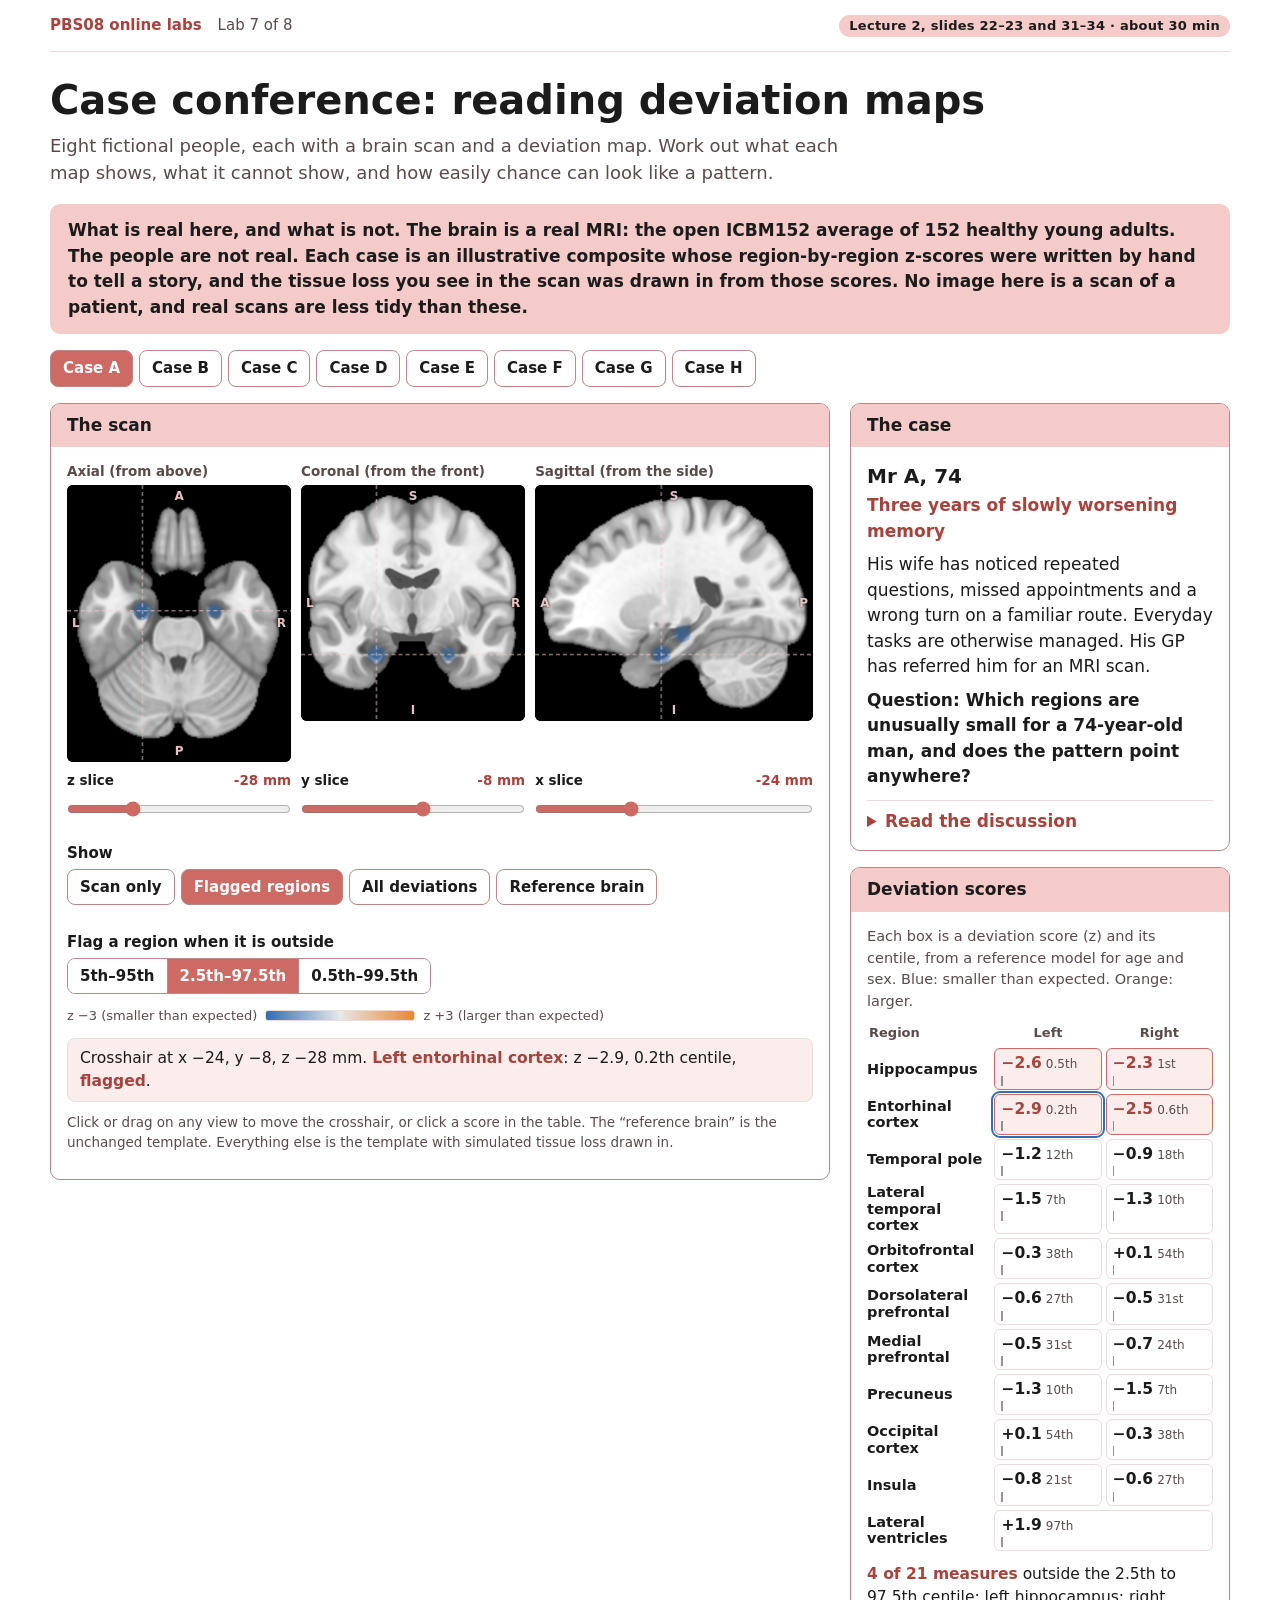
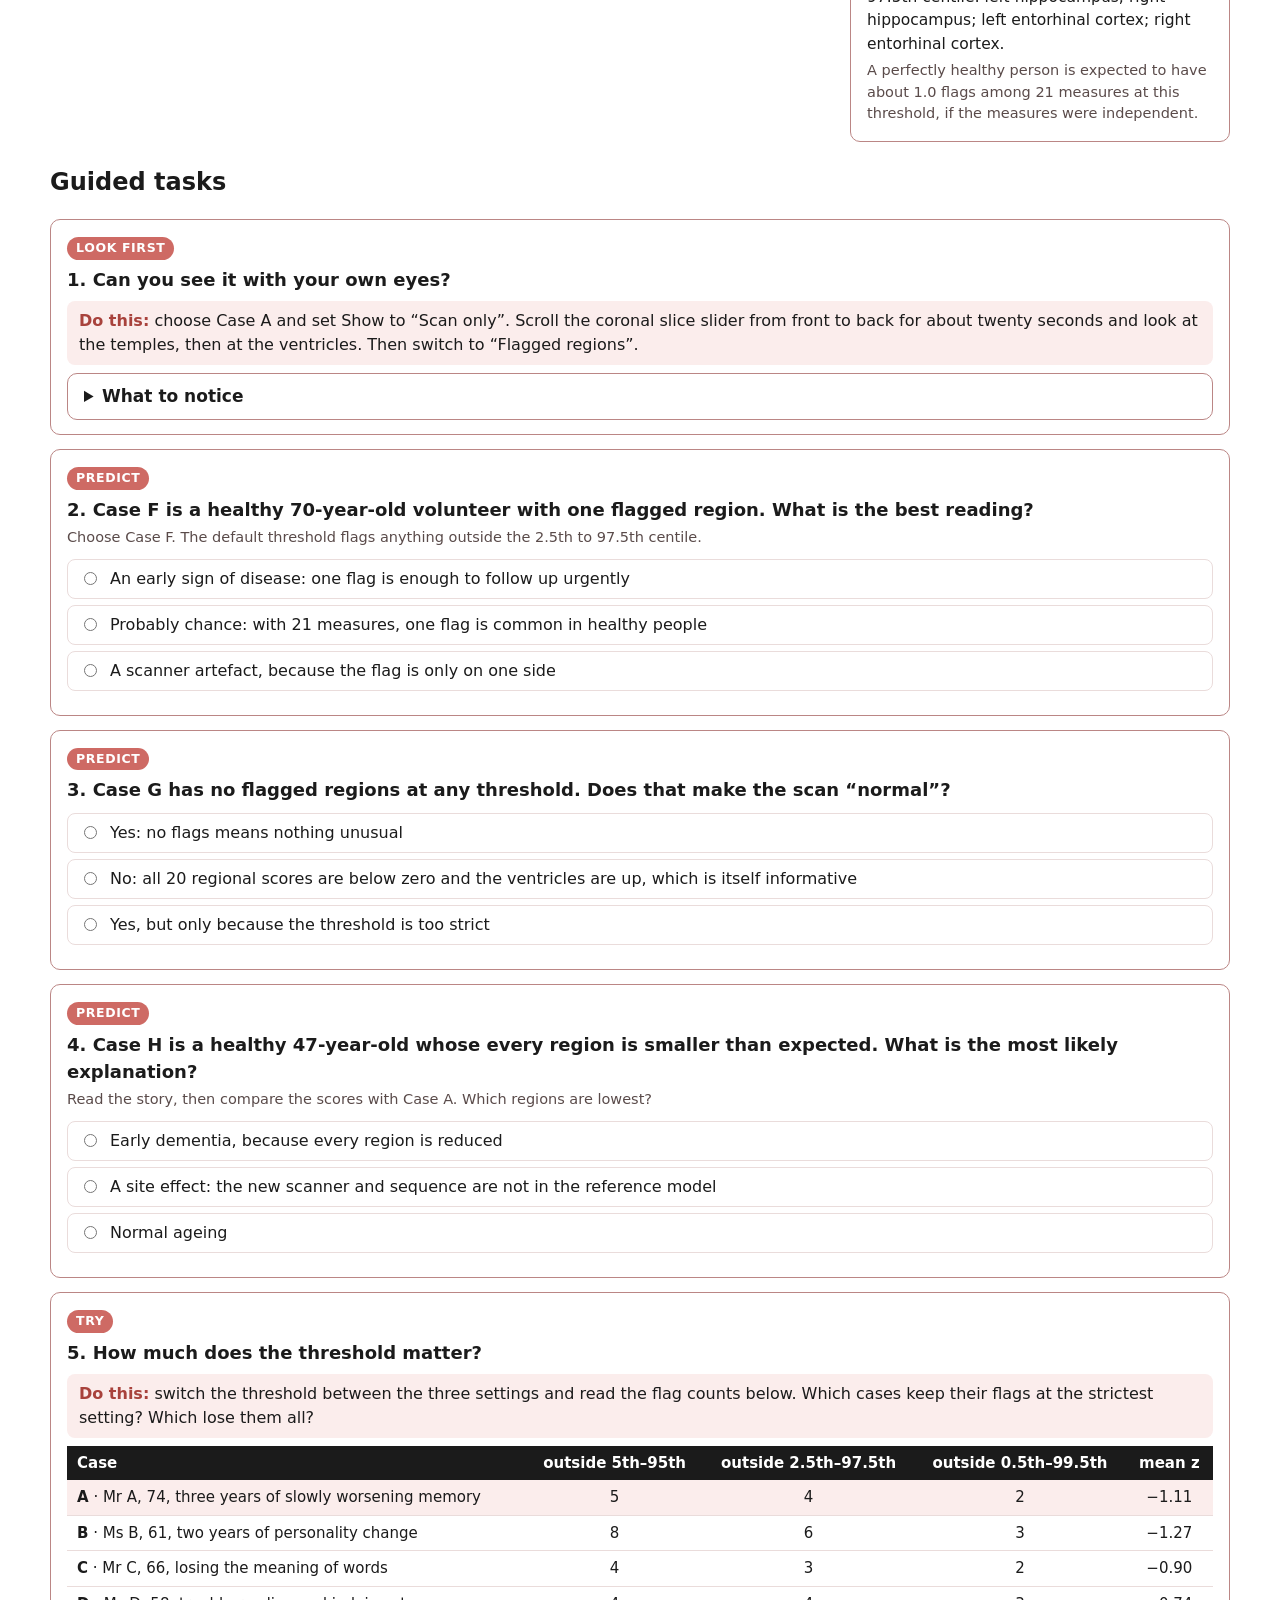
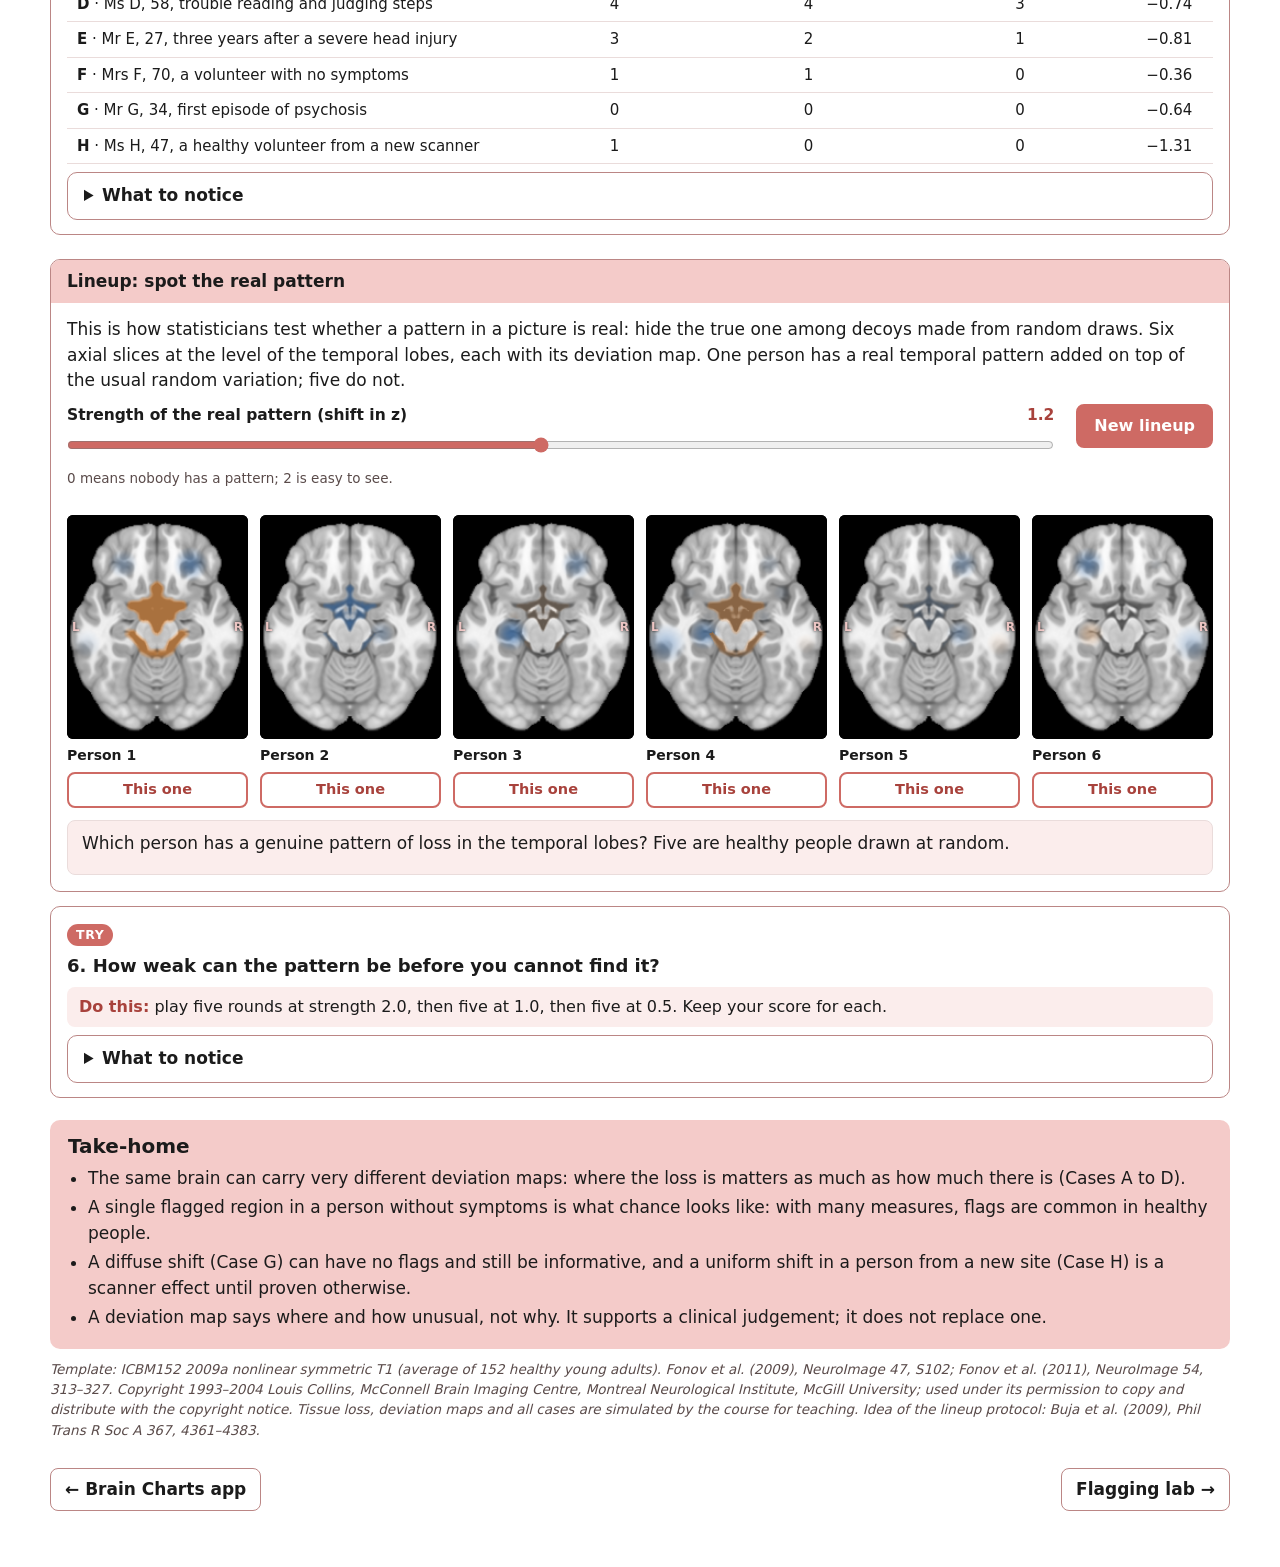
<file: pbs08-labs/lab7_case_conference.html>
<!doctype html>
<html lang="en-GB">
<head>
<meta charset="utf-8">
<meta name="viewport" content="width=device-width, initial-scale=1">
<title>Case conference lab – PBS08</title>
<link rel="stylesheet" href="shared.css">
<style>
  .chips { display: flex; flex-wrap: wrap; gap: 6px; margin: 4px 0 16px; }
  .seg.chips { border: 0; gap: 6px; border-radius: 0; overflow: visible; }
  .seg.chips button { border: 1.5px solid var(--rose); border-radius: 8px; }
  .seg.chips button:last-child { border-right: 1.5px solid var(--rose); }
  .views { display: grid; grid-template-columns: 150fr 150fr 186fr; gap: 10px; align-items: stretch; }
  .vcell { position: relative; min-width: 0; display: flex; flex-direction: column; }
  .vcell .ctl { margin-top: auto; padding-top: 8px; }
  .vwrap { position: relative; background: #000; border-radius: 6px; overflow: hidden; line-height: 0; }
  .vwrap canvas { width: 100%; height: auto; display: block; cursor: crosshair; touch-action: none; }
  .vwrap .o { position: absolute; font-size: 12px; font-weight: 800; line-height: 1; color: rgba(244, 203, 201, .95); pointer-events: none; text-shadow: 0 0 3px #000; }
  .o.t { top: 5px; left: 50%; transform: translateX(-50%); } .o.b { bottom: 5px; left: 50%; transform: translateX(-50%); }
  .o.l { left: 5px; top: 50%; transform: translateY(-50%); } .o.r { right: 5px; top: 50%; transform: translateY(-50%); }
  .vcell .vt { font-size: 13.5px; font-weight: 800; margin: 0 0 3px; color: var(--muted); }
  .vcell .ctl { margin-bottom: 0; } .vcell .ctl label { font-size: 13.5px; }
  .viewseg { display: none; margin-bottom: 10px; }
  @media (max-width: 700px) { .views { grid-template-columns: minmax(0, 1fr); } .vcell { display: none; } .vcell.on { display: flex; } .viewseg { display: flex; } }
  .ctlrow { display: flex; flex-wrap: wrap; gap: 10px 22px; align-items: flex-start; margin-bottom: 12px; }
  .ctlrow .lbl { font-weight: 700; font-size: 15px; margin-bottom: 4px; }
  .readout { font-size: 15.5px; margin-top: 12px; padding: 8px 12px; background: var(--pink-soft); border: 1px solid var(--grid); border-radius: 8px; min-height: 3.1em; }
  .readout b { color: var(--coral-ink); }
  .cbar { display: flex; align-items: center; gap: 8px; font-size: 13px; color: var(--muted); margin-top: 10px; flex-wrap: wrap; }
  .cbar .g { width: 150px; height: 11px; border-radius: 3px; background: linear-gradient(90deg, #2f6db5, #e8e8e8 50%, #e8872f); border: 1px solid var(--grid); }
  .case h3 { font-size: 20px; margin-bottom: 2px; } .case .line { color: var(--coral-ink); font-weight: 800; margin-bottom: 8px; }
  .case p { margin: 0 0 8px; } .case .q { font-weight: 700; }
  details.disc { margin-top: 10px; border-top: 1px solid var(--grid); padding-top: 8px; }
  details.disc summary { cursor: pointer; font-weight: 800; color: var(--coral-ink); }
  details.disc div { margin-top: 6px; } details.disc p { margin: 0 0 6px; }
  .prof { display: grid; grid-template-columns: minmax(92px, 1.15fr) minmax(0, 1fr) minmax(0, 1fr); gap: 4px; align-items: stretch; }
  .prof .hd { font-size: 13px; font-weight: 800; color: var(--muted); padding: 0 2px 2px; text-align: center; }
  .prof .hd:first-child { text-align: left; }
  .prof .nm { font-size: 14.5px; font-weight: 700; display: flex; align-items: center; line-height: 1.15; padding-right: 4px; }
  .prof .cell { appearance: none; border: 1.5px solid var(--grid); background: var(--card); color: var(--ink); font: inherit; text-align: left; border-radius: 6px; padding: 3px 6px 5px; cursor: pointer; display: flex; flex-direction: column; gap: 2px; min-width: 0; }
  .prof .cell:hover { border-color: var(--rose); }
  .prof .cell.sel { outline: 2px solid var(--blue); outline-offset: 1px; }
  .prof .cell.flag { border-color: var(--coral); background: var(--pink-soft); }
  .prof .cell .top { display: flex; justify-content: space-between; align-items: baseline; gap: 4px; font-variant-numeric: tabular-nums; }
  .prof .cell .zv { font-weight: 800; font-size: 15.5px; } .prof .cell.flag .zv { color: var(--coral-ink); }
  .prof .cell .cp { font-size: 12px; color: var(--muted); white-space: nowrap; }
  .prof .bar { position: relative; height: 6px; background: var(--grid); border-radius: 3px; }
  .prof .bar::after { content: ''; position: absolute; left: 50%; top: -2px; bottom: -2px; width: 1.5px; background: var(--muted); opacity: .6; }
  .prof .bar i { position: absolute; top: 0; bottom: 0; border-radius: 3px; }
  .prof .wide { grid-column: 2 / 4; }
  .flagsum { margin-top: 12px; font-size: 15.5px; }
  .flagsum b { color: var(--coral-ink); }
  .lineup { display: grid; grid-template-columns: repeat(auto-fit, minmax(150px, 1fr)); gap: 12px; margin: 12px 0; }
  .lu { display: flex; flex-direction: column; gap: 6px; min-width: 0; }
  .lu .vwrap canvas { cursor: default; }
  .lu .cap { font-size: 14px; font-weight: 700; display: flex; justify-content: space-between; gap: 6px; }
  .lu .cap span { color: var(--muted); font-weight: 400; }
  .lu .btn { width: 100%; }
  .lu.pick .vwrap { outline: 3px solid var(--blue); outline-offset: 2px; }
  .lu.truth .vwrap { outline: 3px solid var(--ok); outline-offset: 2px; }
  .luout { padding: 10px 14px; border-radius: 8px; background: var(--pink-soft); border: 1px solid var(--grid); min-height: 3.2em; }
  .loading { padding: 40px 10px; text-align: center; color: var(--muted); font-weight: 700; }
  .scroll-x table.t td, .scroll-x table.t th { text-align: center; } .scroll-x table.t td:first-child, .scroll-x table.t th:first-child { text-align: left; }
  .tmpl { font-size: 13.5px; color: var(--muted); margin-top: 10px; }
</style>
</head>
<body>
<div class="wrap" id="root">
  <noscript><p class="callout">These labs need JavaScript. Please enable it and reload.</p></noscript>
</div>
<script src="shared.js"></script>
<script src="brain_data.js"></script>
<script src="brain.js"></script>
<script>
(function () {
  const { h, f } = PBS, B = PBS.brain;
  const root = document.getElementById('root');
  const narrow = () => window.innerWidth < 700;

  /* ---------------------------------------------------------------- the reference model (schematic) ----------
     Ten regions, each on the left and the right, plus the lateral ventricles. Each region is a sphere at an approximate MNI
     position: a teaching device, not an atlas. A deviation score (z) is the person's volume minus the volume expected for their
     age and sex, divided by the normal spread. z < 0: smaller than expected. z > 0: larger than expected. */
  const REG = [
    { k: 'hip', n: 'Hippocampus', c: [26, -22, -14], r: 13 },
    { k: 'ent', n: 'Entorhinal cortex', c: [24, -8, -28], r: 11 },
    { k: 'tp', n: 'Temporal pole', c: [38, 12, -28], r: 13 },
    { k: 'lt', n: 'Lateral temporal cortex', c: [58, -30, -8], r: 18 },
    { k: 'ofc', n: 'Orbitofrontal cortex', c: [28, 36, -14], r: 14 },
    { k: 'dlp', n: 'Dorsolateral prefrontal', c: [40, 34, 28], r: 18 },
    { k: 'mpf', n: 'Medial prefrontal', c: [6, 38, 16], r: 14 },
    { k: 'pcu', n: 'Precuneus', c: [8, -58, 32], r: 17 },
    { k: 'occ', n: 'Occipital cortex', c: [22, -90, 4], r: 16 },
    { k: 'ins', n: 'Insula', c: [38, 2, 2], r: 12 },
  ];
  const THR = [{ v: 1.645, label: '5th–95th', name: 'the 5th to 95th centile' }, { v: 1.96, label: '2.5th–97.5th', name: 'the 2.5th to 97.5th centile' }, { v: 2.576, label: '0.5th–99.5th', name: 'the 0.5th to 99.5th centile' }];

  /* ---------------------------------------------------------------- eight fictional cases ----------
     z-scores are chosen by hand to tell a story (order: hip, ent, tp, lt, ofc, dlp, mpf, pcu, occ, ins; [left, right]).
     They are illustrative composites, not data from any person or study. */
  const CASES = [
    { id: 'A', head: 'Mr A, 74', line: 'Three years of slowly worsening memory',
      story: 'His wife has noticed repeated questions, missed appointments and a wrong turn on a familiar route. Everyday tasks are otherwise managed. His GP has referred him for an MRI scan.',
      q: 'Which regions are unusually small for a 74-year-old man, and does the pattern point anywhere?',
      z: { hip: [-2.6, -2.3], ent: [-2.9, -2.5], tp: [-1.2, -0.9], lt: [-1.5, -1.3], ofc: [-0.3, 0.1], dlp: [-0.6, -0.5], mpf: [-0.5, -0.7], pcu: [-1.3, -1.5], occ: [0.1, -0.3], ins: [-0.8, -0.6] }, vent: 1.9,
      read: '<p>The largest deviations are in the <b>medial temporal lobes</b> (hippocampus and entorhinal cortex), with milder loss in lateral temporal cortex and precuneus, and enlarged ventricles. That is the classic pattern of Alzheimer’s-type atrophy, which is why the hippocampus is the region most often watched in memory clinics.</p><p>The map tells you <i>where</i> volume is unusual for his age and sex. It does not tell you <i>why</i>. Vascular disease and other conditions can overlap, so a clinician would combine the map with the history, cognitive tests and other evidence.</p>' },
    { id: 'B', head: 'Ms B, 61', line: 'Two years of personality change',
      story: 'Her family describe a change in character: she has become tactless and disinhibited, eats mostly sweet foods, and seems indifferent to other people’s feelings. On formal testing her memory is relatively good.',
      q: 'How does this map differ from Case A, and what would you want to know before saying more?',
      z: { hip: [-0.5, -0.3], ent: [-1.0, -0.8], tp: [-2.2, -1.9], lt: [-0.8, -0.6], ofc: [-3.0, -2.6], dlp: [-1.5, -1.2], mpf: [-2.6, -2.3], pcu: [-0.3, -0.2], occ: [0.2, 0.0], ins: [-2.0, -1.8] }, vent: 1.3,
      read: '<p>The deviations sit in the <b>frontal lobes, the front of the temporal lobes and the insula</b>, while the hippocampus is near the reference median. That is the territory usually described in behavioural-variant frontotemporal dementia, and it is almost the opposite of Case A.</p><p>Both patients are older and both are “getting worse”, yet the total amount of loss would look similar. It is the <i>pattern</i> that separates them. A caution: early in this condition the scan can look much closer to normal than this, so a quiet map would not rule it out.</p>' },
    { id: 'C', head: 'Mr C, 66', line: 'Losing the meaning of words',
      story: 'Over eighteen months he has stopped understanding some words (“what is a pheasant?”) and can no longer name common objects. His speech is fluent and he remembers recent events well.',
      q: 'Look at both sides of the brain. What stands out?',
      z: { hip: [-1.7, -0.9], ent: [-2.3, -1.1], tp: [-3.5, -1.4], lt: [-2.8, -0.9], ofc: [-0.9, -0.4], dlp: [-0.3, 0.0], mpf: [-0.4, 0.1], pcu: [0.0, -0.2], occ: [0.3, 0.1], ins: [-1.2, -0.5] }, vent: 0.8,
      read: '<p>The loss is strongly <b>left-sided and in the front of the temporal lobe</b> (temporal pole, lateral temporal and entorhinal cortex), with the right side much milder. The asymmetry is the whole story here, and a measure averaged over both hemispheres would blur it away. The pattern fits the semantic variant of primary progressive aphasia.</p>' },
    { id: 'D', head: 'Ms D, 58', line: 'Trouble reading and judging steps',
      story: 'She struggles to read, misjudges stairs and cannot find things in a cluttered drawer. Her eyes have been checked and are normal. Her memory and insight are relatively well preserved.',
      q: 'Where is the pattern, and is it where you would look first for a memory problem?',
      z: { hip: [-0.4, -0.6], ent: [0.0, -0.2], tp: [0.3, 0.1], lt: [-0.8, -0.9], ofc: [0.1, 0.2], dlp: [-0.5, -0.7], mpf: [-0.3, -0.4], pcu: [-2.3, -2.6], occ: [-2.6, -2.9], ins: [-0.2, -0.1] }, vent: 0.9,
      read: '<p>The deviations are <b>at the back of the brain</b> (occipital cortex and precuneus), while the medial temporal lobes are spared. That posterior pattern is typical of posterior cortical atrophy, which in most people is caused by the same underlying disease as typical Alzheimer’s disease.</p><p>So one disease can give two very different maps (compare with Case A), and two different diseases can give maps that overlap. Maps describe the shape of the change, not the cause.</p>' },
    { id: 'E', head: 'Mr E, 27', line: 'Three years after a severe head injury',
      story: 'After a road-traffic collision he spent two weeks in intensive care. He now has headaches, slowed thinking and trouble concentrating. The injury was mainly on the right front side of his head.',
      q: 'Is there a “disease pattern” here? What does the map follow instead?',
      z: { hip: [-0.5, -1.4], ent: [-0.3, -0.9], tp: [0.0, -2.4], lt: [-0.2, -1.1], ofc: [-0.4, -3.2], dlp: [-0.3, -1.8], mpf: [-0.7, -1.3], pcu: [-0.2, -0.3], occ: [0.3, 0.1], ins: [0.0, -1.5] }, vent: 1.6,
      read: '<p>The deviations are <b>focal and one-sided</b>: right orbitofrontal and right anterior temporal cortex, with a mild increase in ventricle size. The map follows the injury, not a named disease.</p><p>This is why a group of people with traumatic brain injury is hard to summarise with an average: every person’s map is different (Lab 4). An individual deviation map keeps that information.</p>' },
    { id: 'F', head: 'Mrs F, 70', line: 'A volunteer with no symptoms',
      story: 'She is a participant in a community cohort. She has no memory complaints and a normal cognitive screen. Her scan is part of the research dataset; no one referred her for anything.',
      q: 'One region is flagged. Should that worry anyone?',
      z: { hip: [-0.7, -0.4], ent: [-0.5, -0.9], tp: [0.2, -0.3], lt: [-2.1, -0.6], ofc: [0.4, 0.0], dlp: [-0.8, 0.3], mpf: [0.1, -0.2], pcu: [-0.9, -0.4], occ: [0.6, 0.2], ins: [-0.3, -0.9] }, vent: 0.5,
      read: '<p>There is a single flag (left lateral temporal cortex, z −2.1) among 21 measures. With a two-sided cut-off at the 2.5th and 97.5th centiles, each measure has a 5% chance of being flagged in a perfectly healthy person. Across 21 measures that adds up: if they were independent, about two in three healthy people would have at least one flag (regions are correlated, so the true figure is lower, but still far from rare).</p><p>A lone flag in a person without symptoms, with no pattern in the neighbouring or matching regions, is what chance looks like. Look for <i>pattern</i> and for <i>agreement with the rest of the picture</i>.</p>' },
    { id: 'G', head: 'Mr G, 34', line: 'First episode of psychosis',
      story: 'He is six weeks into treatment after his first episode of psychosis, with no neurological symptoms. His scan was acquired for a research study.',
      q: 'Nothing is flagged. Is the scan normal?',
      z: { hip: [-0.9, -0.7], ent: [-0.5, -0.3], tp: [-0.7, -0.4], lt: [-0.6, -0.8], ofc: [-0.8, -0.5], dlp: [-0.9, -0.7], mpf: [-0.7, -0.9], pcu: [-0.4, -0.6], occ: [-0.2, -0.4], ins: [-0.8, -1.0] }, vent: 0.9,
      read: '<p>No region is flagged at any of the three cut-offs, yet <b>every region sits a little below the reference and the ventricles a little above it</b>. In one person that is weak evidence. Across a group of patients it adds up to the small average differences reported in case–control studies of psychosis (the diffuse-shift group in Lab 4).</p><p>A flag count would miss this. The profile as a whole carries more information than the flags do. And a normative model cannot say whether the shift comes from the condition, from treatment or from lifestyle.</p>' },
    { id: 'H', head: 'Ms H, 47', line: 'A healthy volunteer from a new scanner',
      story: 'She is a healthy volunteer with no symptoms. She was scanned at a hospital that was not part of the reference dataset, using a different sequence from most of the reference scans.',
      q: 'The brain looks uniformly small. What is the most likely explanation?',
      z: { hip: [-1.4, -1.2], ent: [-1.0, -1.5], tp: [-1.6, -1.3], lt: [-1.2, -1.4], ofc: [-1.7, -1.1], dlp: [-1.3, -1.5], mpf: [-1.0, -1.4], pcu: [-1.5, -1.2], occ: [-1.6, -1.0], ins: [-1.3, -1.1] }, vent: 1.1,
      read: '<p>Every region is shifted down by about the same amount and the ventricles are up: a <b>global shift with no regional focus</b>. Real brains rarely change like that at 47, but scanners and pipelines do. This is the scanner fingerprint of Labs 2 and 3, now showing up in a z-score map.</p><p>The remedy is to include the new site in the model (calibrating on a small sample of healthy people from that site) or to harmonise the data first. Until then, read nothing into the map.</p>' },
  ];

  /* ---------------------------------------------------------------- state and helpers */
  const S = { ci: 0, thr: 1.96, mode: 'flag', pos: [0, 0, 0], view: 'ax', sel: null };
  const REGN = new Map(REG.map((r) => [r.k, r]));
  const sideName = (side) => (side === 0 ? 'Left' : 'Right');
  const zs = (z) => (z > 0 ? '+' : '') + f(z, 1);
  const cent = (z) => { const p = PBS.normCdf(z) * 100; return p < 1 || p > 99 ? p.toFixed(1) + 'th' : PBS.ord(Math.round(p)); };
  const flagged = (z, thr) => Math.abs(z) >= (thr || S.thr) - 1e-9;
  const clamp = (v, a, b) => Math.max(a, Math.min(b, v));

  function toBlobs(zmap, vz) {
    const list = []; let ssum = 0, sn = 0;
    for (const r of REG) for (let sd = 0; sd < 2; sd++) {
      const z = zmap[r.k][sd]; ssum += z; sn++;
      list.push({ c: [(sd === 0 ? -1 : 1) * r.c[0], r.c[1], r.c[2]], r: r.r, z, a: z < -0.3 ? clamp((-z - 0.3) / 2.7, 0, 1) : 0, id: r.k + sd });
    }
    return { blobs: B.prep(list), vent: { e: clamp(1.25 * vz, 0, 5), z: vz }, widen: 0.08 * Math.max(0, -ssum / sn) };
  }
  const caseModel = (c) => toBlobs(c.z, c.vent);
  function flagCount(c, thr) { let n = 0; for (const r of REG) for (let sd = 0; sd < 2; sd++) if (flagged(c.z[r.k][sd], thr)) n++; if (flagged(c.vent, thr)) n++; return n; }

  /* ---------------------------------------------------------------- page head */
  root.append(
    h('h1', {}, 'Case conference: reading deviation maps'),
    h('p', { class: 'sub' }, 'Eight fictional people, each with a brain scan and a deviation map. Work out what each map shows, what it cannot show, and how easily chance can look like a pattern.'),
    h('div', { class: 'callout' }, h('b', {}, 'What is real here, and what is not. '), 'The brain is a real MRI: the open ICBM152 average of 152 healthy young adults. The people are not real. Each case is an illustrative composite whose region-by-region z-scores were written by hand to tell a story, and the tissue loss you see in the scan was drawn in from those scores. No image here is a scan of a patient, and real scans are less tidy than these.'));

  /* ---------------------------------------------------------------- case chips */
    const chips = PBS.seg({ label: 'Case', value: 0, options: CASES.map((c, i) => ({ v: i, label: 'Case ' + c.id })), onChange: (v) => setCase(v) });
  chips.classList.add('chips');
  root.append(chips);

  /* ---------------------------------------------------------------- viewer */
  const sc = () => (narrow() ? 2 : 1.5);
  const viewCells = {}, canv = {}, slid = {}, slices = {};
  const AXN = ['x', 'y', 'z'];
  const orient = { ax: { t: 'A', b: 'P', l: 'L', r: 'R' }, cor: { t: 'S', b: 'I', l: 'L', r: 'R' }, sag: { t: 'S', b: 'I', l: 'A', r: 'P' } };
  const vtitle = { ax: 'Axial (from above)', cor: 'Coronal (from the front)', sag: 'Sagittal (from the side)' };
  const viewsBox = h('div', { class: 'views' });
  const viewSeg = PBS.seg({ label: 'View', value: 'ax', options: [{ v: 'ax', label: 'Axial' }, { v: 'cor', label: 'Coronal' }, { v: 'sag', label: 'Sagittal' }], onChange: (v) => { S.view = v; syncViewCells(); drawAll(); } });
  viewSeg.classList.add('viewseg');
  function syncViewCells() { for (const v of ['ax', 'cor', 'sag']) viewCells[v].classList.toggle('on', v === S.view); }

  for (const v of ['ax', 'cor', 'sag']) {
    const cv = h('canvas', { width: 10, height: 10, 'aria-label': vtitle[v] + ' slice of the template brain' });
    canv[v] = cv;
    const o = orient[v];
    const wrap = h('div', { class: 'vwrap' }, cv, h('span', { class: 'o t' }, o.t), h('span', { class: 'o b' }, o.b), h('span', { class: 'o l' }, o.l), h('span', { class: 'o r' }, o.r));
    const fixed = B.VIEWS[v].f;
    const sl = PBS.slider({ label: AXN[fixed] + ' slice', min: 0, max: 1, value: 0, fmt: (x) => x + ' mm', onInput: (x) => { S.pos[fixed] = x; drawAll(); } });
    slid[v] = sl;
    const cell = h('div', { class: 'vcell' }, h('div', { class: 'vt' }, vtitle[v]), wrap, sl);
    viewCells[v] = cell; viewsBox.append(cell);
    const pick = (e) => {
      const S1 = slices[v]; if (!S1) return;
      const r = cv.getBoundingClientRect();
      const px = (e.clientX - r.left) / r.width * S1.w, py = (e.clientY - r.top) / r.height * S1.h;
      const m = S1.toMm(px, py), V = B.VIEWS[v];
      S.pos[V.a] = Math.round(m[V.a]); S.pos[V.b] = Math.round(m[V.b]); S.sel = null;
      syncSliders(); drawAll(); renderProfile();
    };
    let down = false;
    cv.addEventListener('pointerdown', (e) => { down = true; try { cv.setPointerCapture(e.pointerId); } catch (x) { /* ok */ } pick(e); });
    cv.addEventListener('pointermove', (e) => { if (down) pick(e); });
    cv.addEventListener('pointerup', () => { down = false; });
    cv.addEventListener('pointercancel', () => { down = false; });
  }
  function syncSliders() {
    for (const v of ['ax', 'cor', 'sag']) {
      const fx = B.VIEWS[v].f, sl = slid[v];
      sl.input.min = B.range[fx][0]; sl.input.max = B.range[fx][1]; sl.set(clamp(S.pos[fx], B.range[fx][0], B.range[fx][1]));
    }
  }

  const modeSeg = PBS.seg({ label: 'Show', value: 'flag', options: [{ v: 'none', label: 'Scan only' }, { v: 'flag', label: 'Flagged regions' }, { v: 'all', label: 'All deviations' }, { v: 'tpl', label: 'Reference brain' }], onChange: (v) => { S.mode = v; drawAll(); } });
  modeSeg.classList.add('chips');
  const thrSeg = PBS.seg({ label: 'Flag threshold', value: 1.96, options: THR.map((t) => ({ v: t.v === 1.96 ? 1.96 : t.v, label: t.label })), onChange: (v) => { S.thr = v; drawAll(); renderProfile(); renderCounts(); } });
  const readout = h('div', { class: 'readout', 'aria-live': 'polite' });
  const cbar = h('div', { class: 'cbar' }, h('span', {}, 'z −3 (smaller than expected)'), h('span', { class: 'g' }), h('span', {}, 'z +3 (larger than expected)'));
  const viewerBody = h('div', {}, h('div', { class: 'loading', id: 'loading' }, 'Loading the template brain…'));
  const viewerCard = PBS.card('The scan', viewerBody);
  const stage = h('div', { hidden: true }, viewSeg, viewsBox,
    h('div', { class: 'ctlrow', style: { marginTop: '12px' } },
      h('div', {}, h('div', { class: 'lbl' }, 'Show'), modeSeg),
      h('div', {}, h('div', { class: 'lbl' }, 'Flag a region when it is outside'), thrSeg)),
    cbar, readout,
    h('p', { class: 'tmpl' }, 'Click or drag on any view to move the crosshair, or click a score in the table. The “reference brain” is the unchanged template. Everything else is the template with simulated tissue loss drawn in.'));
  viewerBody.append(stage);

  /* ---------------------------------------------------------------- case panel and profile */
  const caseBody = h('div', { class: 'case' });
  const profBody = h('div', {});
  const flagsum = h('div', { class: 'flagsum', 'aria-live': 'polite' });
  profBody.append(h('p', { class: 'small', style: { marginTop: 0 } }, 'Each box is a deviation score (z) and its centile, from a reference model for age and sex. Blue: smaller than expected. Orange: larger.'), h('div', { class: 'prof', id: 'prof' }), flagsum);
  const side = h('div', { class: 'stack' }, PBS.card('The case', caseBody), PBS.card('Deviation scores', profBody));
  root.append(h('div', { class: 'lab wide-controls' }, viewerCard, side));

  function renderCase() {
    const c = CASES[S.ci]; PBS.clear(caseBody);
    caseBody.append(h('h3', {}, c.head), h('div', { class: 'line' }, c.line), h('p', {}, c.story), h('p', { class: 'q' }, 'Question: ' + c.q),
      h('details', { class: 'disc' }, h('summary', {}, 'Read the discussion'), h('div', { html: c.read }),
        h('p', { class: 'small', html: '<i>Illustrative composite: not a real patient.</i>' })));
  }
  function barEl(z) {
    const wdt = Math.min(Math.abs(z), 4) / 4 * 50;
    return h('span', { class: 'bar' }, h('i', { style: z < 0 ? { right: '50%', width: wdt + '%', background: 'var(--blue)' } : { left: '50%', width: wdt + '%', background: 'var(--orange)' } }));
  }
  function cellEl(z, key, label) {
    const fl = flagged(z);
    const b = h('button', { type: 'button', class: 'cell' + (fl ? ' flag' : '') + (S.sel === key ? ' sel' : ''), 'aria-label': label + ': z ' + zs(z) + ', ' + cent(z) + ' centile' + (fl ? ', flagged' : '') },
      h('span', { class: 'top' }, h('span', { class: 'zv' }, zs(z)), h('span', { class: 'cp' }, cent(z))), barEl(z));
    b.dataset.key = key;
    return b;
  }
  function renderProfile() {
    const c = CASES[S.ci], box = document.getElementById('prof'); PBS.clear(box);
    box.append(h('div', { class: 'hd' }, 'Region'), h('div', { class: 'hd' }, 'Left'), h('div', { class: 'hd' }, 'Right'));
    for (const r of REG) {
      box.append(h('div', { class: 'nm' }, r.n));
      for (let sd = 0; sd < 2; sd++) {
        const key = r.k + sd, cell = cellEl(c.z[r.k][sd], key, sideName(sd) + ' ' + r.n.toLowerCase());
        cell.addEventListener('click', () => { S.sel = key; S.pos = [(sd === 0 ? -1 : 1) * r.c[0], r.c[1], r.c[2]]; syncSliders(); drawAll(); renderProfile(); });
        box.append(cell);
      }
    }
    box.append(h('div', { class: 'nm' }, 'Lateral ventricles'));
    const vc = cellEl(c.vent, 'vent', 'Lateral ventricles'); vc.classList.add('wide');
    vc.addEventListener('click', () => { S.sel = 'vent'; S.pos = [-9, -12, 14]; syncSliders(); drawAll(); renderProfile(); });
    box.append(vc);
    const lst = []; for (const r of REG) for (let sd = 0; sd < 2; sd++) if (flagged(c.z[r.k][sd])) lst.push(sideName(sd).toLowerCase() + ' ' + r.n.toLowerCase());
    if (flagged(c.vent)) lst.push('lateral ventricles (larger)');
    const n = lst.length, tn = THR.find((t) => Math.abs(t.v - S.thr) < 0.01).name;
    PBS.clear(flagsum);
    flagsum.append(h('b', {}, n + ' of 21 measures'), ' outside ' + tn + (n ? ': ' + lst.join('; ') + '.' : '.'),
      h('div', { class: 'small', style: { marginTop: '4px' } }, 'A perfectly healthy person is expected to have about ' + f(21 * 2 * (1 - PBS.normCdf(S.thr)), 1) + ' flags among 21 measures at this threshold, if the measures were independent.'));
  }

  /* ---------------------------------------------------------------- drawing */
  let model = null;
  function drawView(v) {
    const plain = S.mode === 'tpl';
    const S1 = B.slice(v, S.pos[B.VIEWS[v].f], { blobs: plain ? [] : model.blobs, vent: plain ? null : model.vent, widen: plain ? 0 : model.widen, plain, scale: sc() });
    slices[v] = S1;
    B.paint(canv[v], S1, { overlay: plain ? 'none' : (S.mode === 'none' ? 'none' : S.mode), thr: S.thr, cross: S1.toPix(S.pos) });
  }
  function drawReadout() {
    const c = CASES[S.ci], [x, y, z] = S.pos, pre = 'Crosshair at x ' + f(x, 0) + ', y ' + f(y, 0) + ', z ' + f(z, 0) + ' mm. ';
    const dv = B.ventDist(x, y, z);
    let txt;
    if (dv <= Math.max(model.vent.e, 0) + 0.6) txt = '<b>Lateral ventricles</b>: z ' + zs(c.vent) + ', ' + cent(c.vent) + ' centile' + (flagged(c.vent) ? ', <b>flagged</b>.' : ', not flagged.');
    else {
      const bl = B.regionAt(model.blobs, x, y, z, 0.3);
      if (bl) { const r = REGN.get(bl.id.slice(0, -1)), sd = Number(bl.id.slice(-1)); txt = '<b>' + sideName(sd) + ' ' + r.n.toLowerCase() + '</b>: z ' + zs(bl.z) + ', ' + cent(bl.z) + ' centile' + (flagged(bl.z) ? ', <b>flagged</b>.' : ', not flagged.'); }
      else txt = 'Outside the ten regions in this schematic model, so no score here.';
    }
    readout.innerHTML = pre + txt;
  }
  function drawAll() {
    if (!B.loaded || !model) return;
    for (const v of ['ax', 'cor', 'sag']) drawView(v);
    drawReadout();
  }
  function setCase(i) {
    S.ci = i; chips.set(i); model = caseModel(CASES[i]);
    // jump the crosshair to the most deviant region
    let best = null, bz = -1;
    for (const r of REG) for (let sd = 0; sd < 2; sd++) { const z = Math.abs(CASES[i].z[r.k][sd]); if (z > bz) { bz = z; best = [r, sd]; } }
    S.pos = [(best[1] === 0 ? -1 : 1) * best[0].c[0], best[0].c[1], best[0].c[2]]; S.sel = best[0].k + best[1];
    renderCase(); renderProfile(); if (B.loaded) { syncSliders(); drawAll(); }
  }

  /* ---------------------------------------------------------------- flag-count table (live) */
  const countBox = h('div', { class: 'scroll-x' });
  function renderCounts() {
    PBS.clear(countBox);
    const tb = h('table', { class: 't' }, h('thead', {}, h('tr', {}, h('th', {}, 'Case'), THR.map((t) => h('th', { class: 'n' }, 'outside ' + t.label)), h('th', { class: 'n' }, 'mean z'))),
      h('tbody', {}, CASES.map((c, i) => {
        let sum = 0, n = 0; for (const r of REG) for (let sd = 0; sd < 2; sd++) { sum += c.z[r.k][sd]; n++; }
        return h('tr', { style: i === S.ci ? { background: 'var(--pink-soft)' } : null }, h('td', {}, h('b', {}, c.id), ' · ' + c.head + ', ' + c.line.toLowerCase()), THR.map((t) => h('td', { class: 'n' }, String(flagCount(c, t.v)))), h('td', { class: 'n' }, f(sum / n, 2)));
      })));
    countBox.append(tb);
  }

  /* ---------------------------------------------------------------- tasks */
  const tasks = h('div', { class: 'tasks' },
    h('h2', {}, 'Guided tasks'),
    PBS.doTask({ tag: 'Look first', title: '1. Can you see it with your own eyes?',
      doit: '<b>Do this:</b> choose Case A and set Show to “Scan only”. Scroll the coronal slice slider from front to back for about twenty seconds and look at the temples, then at the ventricles. Then switch to “Flagged regions”.',
      reveal: 'The enlarged ventricles are easy to see. The hippocampal loss is much harder, even though it is a large deviation (z around −2.5). Switching on the map points you straight to it. That is the practical gain of a normative model: it turns “does that look small?” into a number with a known spread.' }),
    PBS.task({ tag: 'Predict', title: '2. Case F is a healthy 70-year-old volunteer with one flagged region. What is the best reading?',
      body: '<p class="small">Choose Case F. The default threshold flags anything outside the 2.5th to 97.5th centile.</p>',
      options: [
        { t: 'An early sign of disease: one flag is enough to follow up urgently', fb: 'A single flag does not carry that much weight here. Each of the 21 measures has its own chance of being flagged, so some flags are expected in healthy people.' },
        { t: 'Probably chance: with 21 measures, one flag is common in healthy people', ok: true, fb: 'At this threshold each measure has about a 5% chance of being flagged in a healthy person, so about one flag in 21 measures is expected. A lone flag with no pattern is weak evidence. Raise the threshold to the 0.5th–99.5th and watch it disappear.' },
        { t: 'A scanner artefact, because the flag is only on one side', fb: 'One-sided flags are common by chance and do not point to the scanner. A scanner problem would normally shift many regions together (Case H).' }] }),
    PBS.task({ tag: 'Predict', title: '3. Case G has no flagged regions at any threshold. Does that make the scan “normal”?',
      options: [
        { t: 'Yes: no flags means nothing unusual', fb: 'Look at the whole column of scores and the mean z in the table below. Every region is below zero.' },
        { t: 'No: all 20 regional scores are below zero and the ventricles are up, which is itself informative', ok: true, fb: 'For a healthy person you expect a mixture of positive and negative scores. All twenty regional scores being negative would be very unlikely by chance if regions were independent (they are correlated, so it is less extreme than that). A threshold on single regions throws that information away.' },
        { t: 'Yes, but only because the threshold is too strict', fb: 'Try the 5th–95th threshold. Still no flags. The information is in the shared direction of all the scores, not in any one of them.' }] }),
    PBS.task({ tag: 'Predict', title: '4. Case H is a healthy 47-year-old whose every region is smaller than expected. What is the most likely explanation?',
      body: '<p class="small">Read the story, then compare the scores with Case A. Which regions are lowest?</p>',
      options: [
        { t: 'Early dementia, because every region is reduced', fb: 'Dementia maps have a shape (Cases A to D). Here the deviation is spread evenly, and she is 47 and well.' },
        { t: 'A site effect: the new scanner and sequence are not in the reference model', ok: true, fb: 'An even shift across every region, in a healthy person from a site the model has never seen, is the signature of a scanner or pipeline difference. Lab 3 shows how an image can change in this way. The fix is calibration or harmonisation, not a diagnosis.' },
        { t: 'Normal ageing', fb: 'Ageing is already built into the model: z is relative to what is expected at her age and sex, so ordinary ageing should give z near zero.' }] }),
    h('div', { class: 'task' }, h('span', { class: 'tag' }, 'Try'), h('h3', {}, '5. How much does the threshold matter?'),
      h('div', { class: 'do', html: '<b>Do this:</b> switch the threshold between the three settings and read the flag counts below. Which cases keep their flags at the strictest setting? Which lose them all?' }), countBox,
      h('details', { class: 'more', style: { marginTop: '8px' } }, h('summary', {}, 'What to notice'), h('div', { style: { marginTop: '6px' }, html: 'The strict threshold keeps the cases with a real pattern (A to E) and removes the isolated flag in Case F. Cases G and H never had flags, yet G is different from H: G has a mild shift in every region and H a larger one. A flag count is a blunt tool, which is why Lecture 6 looks at what happens when a deviation score is turned into a yes-or-no flag.' })))
  );

  /* ---------------------------------------------------------------- lineup challenge */
  const LU = { strength: 1.2, seed: 0, target: 0, picked: null, tally: { n: 0, ok: 0 }, maps: [] };
  const luBox = h('div', { class: 'lineup' }), luOut = h('div', { class: 'luout', 'aria-live': 'polite' });
  const luSlider = PBS.slider({ label: 'Strength of the real pattern (shift in z)', min: 0, max: 2.5, step: 0.1, value: LU.strength, fmt: (v) => f(v, 1), hint: '0 means nobody has a pattern; 2 is easy to see.', onInput: (v) => { LU.strength = v; } });
  const luCanv = [], luCells = [];
  function luNew() {
    LU.seed = Math.floor(Math.random() * 1e9); const rg = PBS.rng(LU.seed); LU.target = rg.int(6); LU.picked = null; LU.maps = [];
    for (let i = 0; i < 6; i++) {
      const z = {}; for (const r of REG) z[r.k] = [rg.n(), rg.n()]; let vz = rg.n();
      if (i === LU.target) {
        const s = LU.strength; for (const sd of [0, 1]) { z.hip[sd] -= s; z.ent[sd] -= s; z.lt[sd] -= 0.6 * s; z.tp[sd] -= 0.6 * s; } vz += 0.7 * s;
      }
      for (const r of REG) for (const sd of [0, 1]) z[r.k][sd] = Math.round(z[r.k][sd] * 10) / 10; vz = Math.round(vz * 10) / 10;
      const fc = flagCount({ z, vent: vz }, 1.96);
      LU.maps.push({ z, vz, model: toBlobs(z, vz), flags: fc });
    }
    luDraw(); luOut.textContent = 'Which person has a genuine pattern of loss in the temporal lobes? Five are healthy people drawn at random.';
  }
  function luDraw() {
    PBS.clear(luBox); luCanv.length = 0; luCells.length = 0;
    LU.maps.forEach((m, i) => {
      const cv = h('canvas', { width: 10, height: 10, 'aria-label': 'Person ' + (i + 1) + ' axial map' });
      const S1 = B.slice('ax', -16, { blobs: m.model.blobs, vent: m.model.vent, widen: m.model.widen, scale: narrow() ? 1.4 : 1.1 });
      B.paint(cv, S1, { overlay: 'all' });
      const rev = LU.picked !== null;
      const cap = h('div', { class: 'cap' }, h('b', {}, 'Person ' + (i + 1)), rev ? h('span', {}, m.flags + ' flag' + (m.flags === 1 ? '' : 's') + (i === LU.target ? ' · pattern' : '')) : null);
      const btn = h('button', { type: 'button', class: 'btn sm alt', disabled: rev }, 'This one');
      btn.addEventListener('click', () => luPick(i));
      const cell = h('div', { class: 'lu' + (rev && i === LU.picked ? ' pick' : '') + (rev && i === LU.target ? ' truth' : '') }, h('div', { class: 'vwrap' }, cv, h('span', { class: 'o l' }, 'L'), h('span', { class: 'o r' }, 'R')), cap, btn);
      luBox.append(cell); luCanv.push(cv); luCells.push(cell);
    });
  }
  function luPick(i) {
    if (LU.picked !== null) return;
    LU.picked = i; LU.tally.n++; const ok = i === LU.target; if (ok) LU.tally.ok++;
    luDraw();
    const healthy = LU.maps.filter((_, j) => j !== LU.target).map((m) => m.flags), tf = LU.maps[LU.target].flags;
    luOut.innerHTML = (ok ? '<b>You found it.</b> ' : '<b>Not this time.</b> The pattern was in person ' + (LU.target + 1) + '. ') + 'The person with the pattern had ' + tf + ' flag' + (tf === 1 ? '' : 's') + '; the five healthy people had ' + healthy.join(', ') + '. At strength ' + f(LU.strength, 1) + ', ' + (healthy.some((x) => x >= tf) ? 'at least one healthy person had as many flags as the patient, so counting flags alone would not have found them.' : 'counting flags would have picked them out, but only just.') + ' Your score so far: ' + LU.tally.ok + ' of ' + LU.tally.n + ' (guessing would get about one in six).';
  }
  const luCard = PBS.card('Lineup: spot the real pattern',
    h('div', {}, h('p', { style: { marginTop: 0 } }, 'This is how statisticians test whether a pattern in a picture is real: hide the true one among decoys made from random draws. Six axial slices at the level of the temporal lobes, each with its deviation map. One person has a real temporal pattern added on top of the usual random variation; five do not.'),
      h('div', { class: 'ctlrow' }, h('div', { style: { minWidth: '240px', flex: '1 1 260px' } }, luSlider), h('div', {}, h('button', { class: 'btn', type: 'button', id: 'lunew' }, 'New lineup'))),
      luBox, luOut));
  luCard.style.marginTop = '24px';
  const luTask = PBS.doTask({ tag: 'Try', title: '6. How weak can the pattern be before you cannot find it?',
    doit: '<b>Do this:</b> play five rounds at strength 2.0, then five at 1.0, then five at 0.5. Keep your score for each.',
    reveal: 'Expect to do well at 2.0, to start missing at 1.0, and to drift towards guessing (one in six) as the strength approaches zero. Random variation in healthy people can look like a pattern, and a real but modest pattern can look like random variation. This is the same problem as in Lab 4: individual maps are informative but noisy, which is why a flag needs a story and not just a number.' });

  root.append(tasks, luCard, h('div', { class: 'tasks', style: { marginTop: '14px' } }, luTask));
  root.append(PBS.takeaway([
    'The same brain can carry very different deviation maps: where the loss is matters as much as how much there is (Cases A to D).',
    'A single flagged region in a person without symptoms is what chance looks like: with many measures, flags are common in healthy people.',
    'A diffuse shift (Case G) can have no flags and still be informative, and a uniform shift in a person from a new site (Case H) is a scanner effect until proven otherwise.',
    'A deviation map says where and how unusual, not why. It supports a clinical judgement; it does not replace one.']));
  root.append(h('p', { class: 'src', html: 'Template: ICBM152 2009a nonlinear symmetric T1 (average of 152 healthy young adults). Fonov et al. (2009), NeuroImage 47, S102; Fonov et al. (2011), NeuroImage 54, 313–327. Copyright 1993–2004 Louis Collins, McConnell Brain Imaging Centre, Montreal Neurological Institute, McGill University; used under its permission to copy and distribute with the copyright notice. Tissue loss, deviation maps and all cases are simulated by the course for teaching. Idea of the lineup protocol: Buja et al. (2009), Phil Trans R Soc A 367, 4361–4383.' }));

  PBS.frame('casebook', root);
  renderCounts();
  setCase(0);
  document.getElementById('lunew').addEventListener('click', luNew);

  B.load().then(() => {
    stage.hidden = false; document.getElementById('loading').remove();
    S.view = 'ax'; syncViewCells(); syncSliders(); drawAll(); luNew();
  }).catch((e) => { document.getElementById('loading').textContent = 'The template brain could not be loaded: ' + e.message; });
  let rt = null;
  window.addEventListener('resize', () => { clearTimeout(rt); rt = setTimeout(() => { if (B.loaded) { syncViewCells(); drawAll(); luDraw(); } }, 150); });
  window.__lab = { S, CASES, REG, THR, setCase, drawAll, LU, luNew, luPick, flagCount, B, model: () => model };
})();
</script>
</body>
</html>
</file>
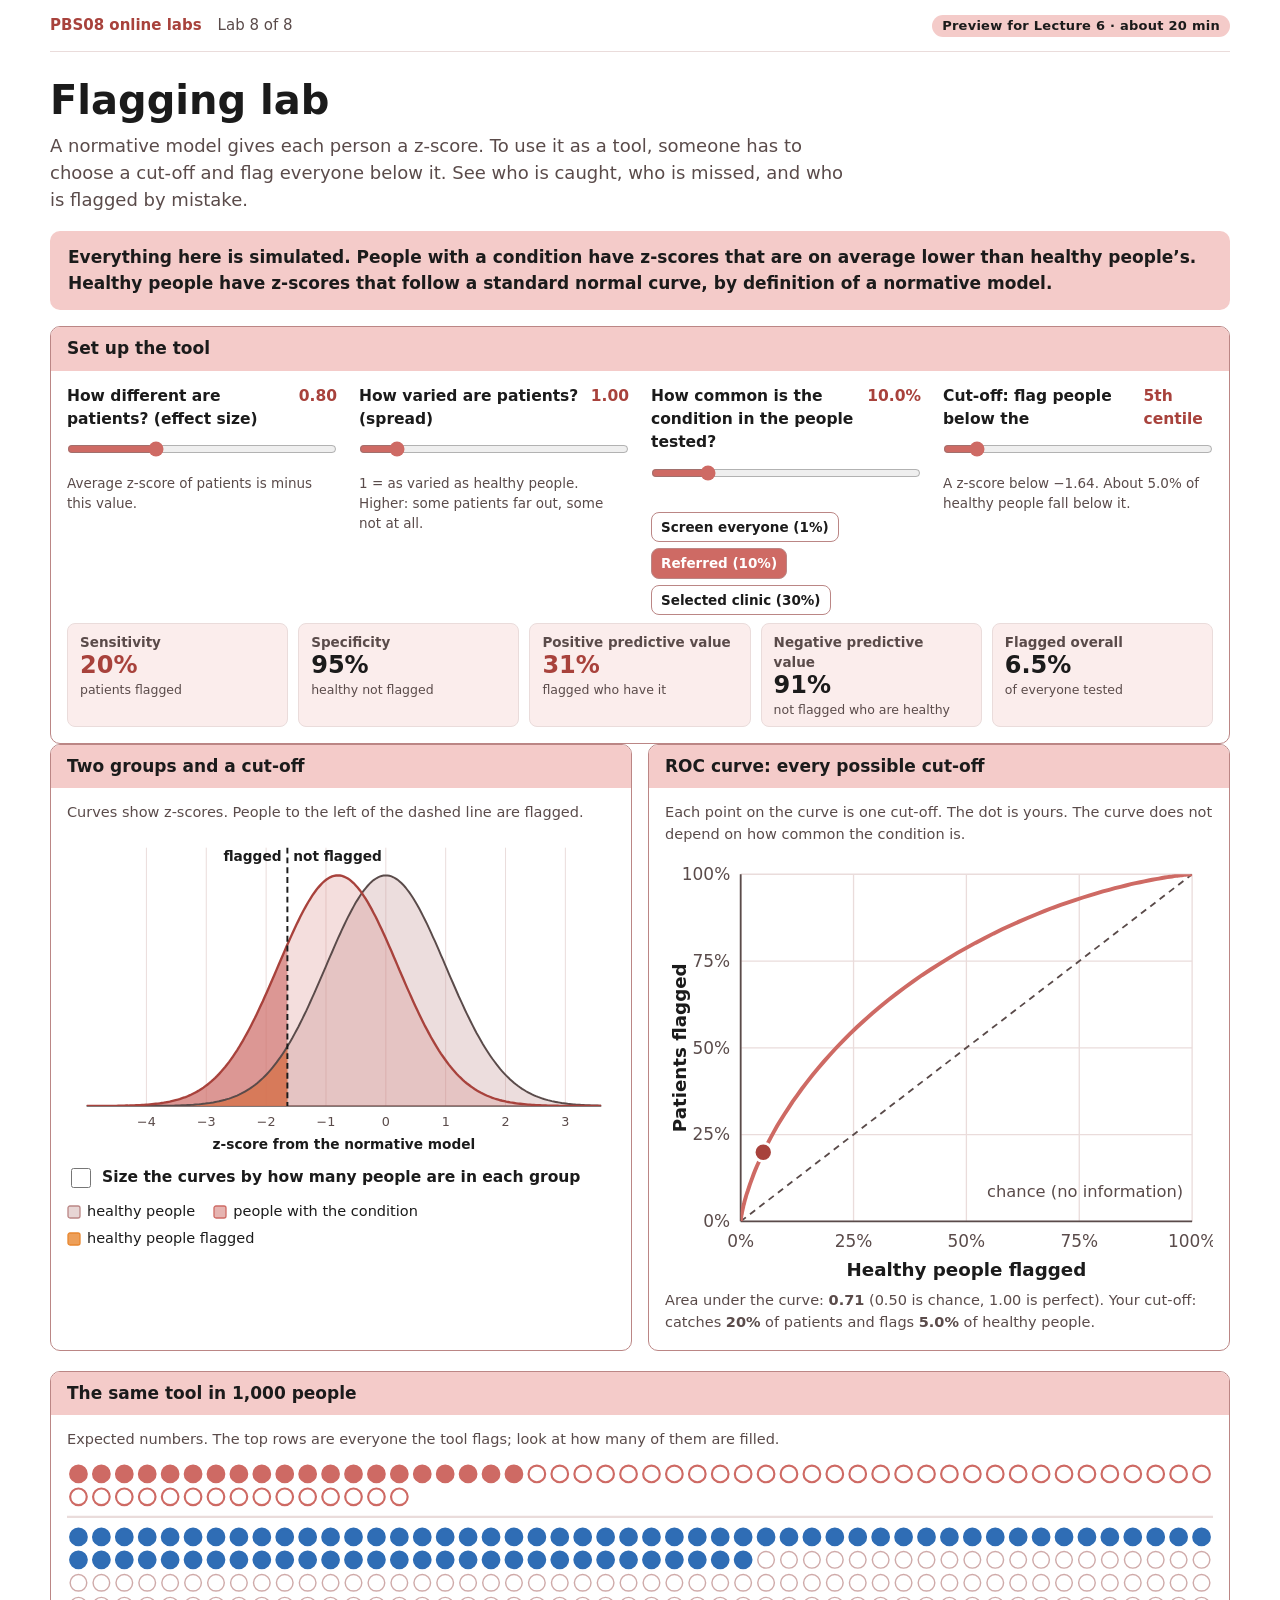
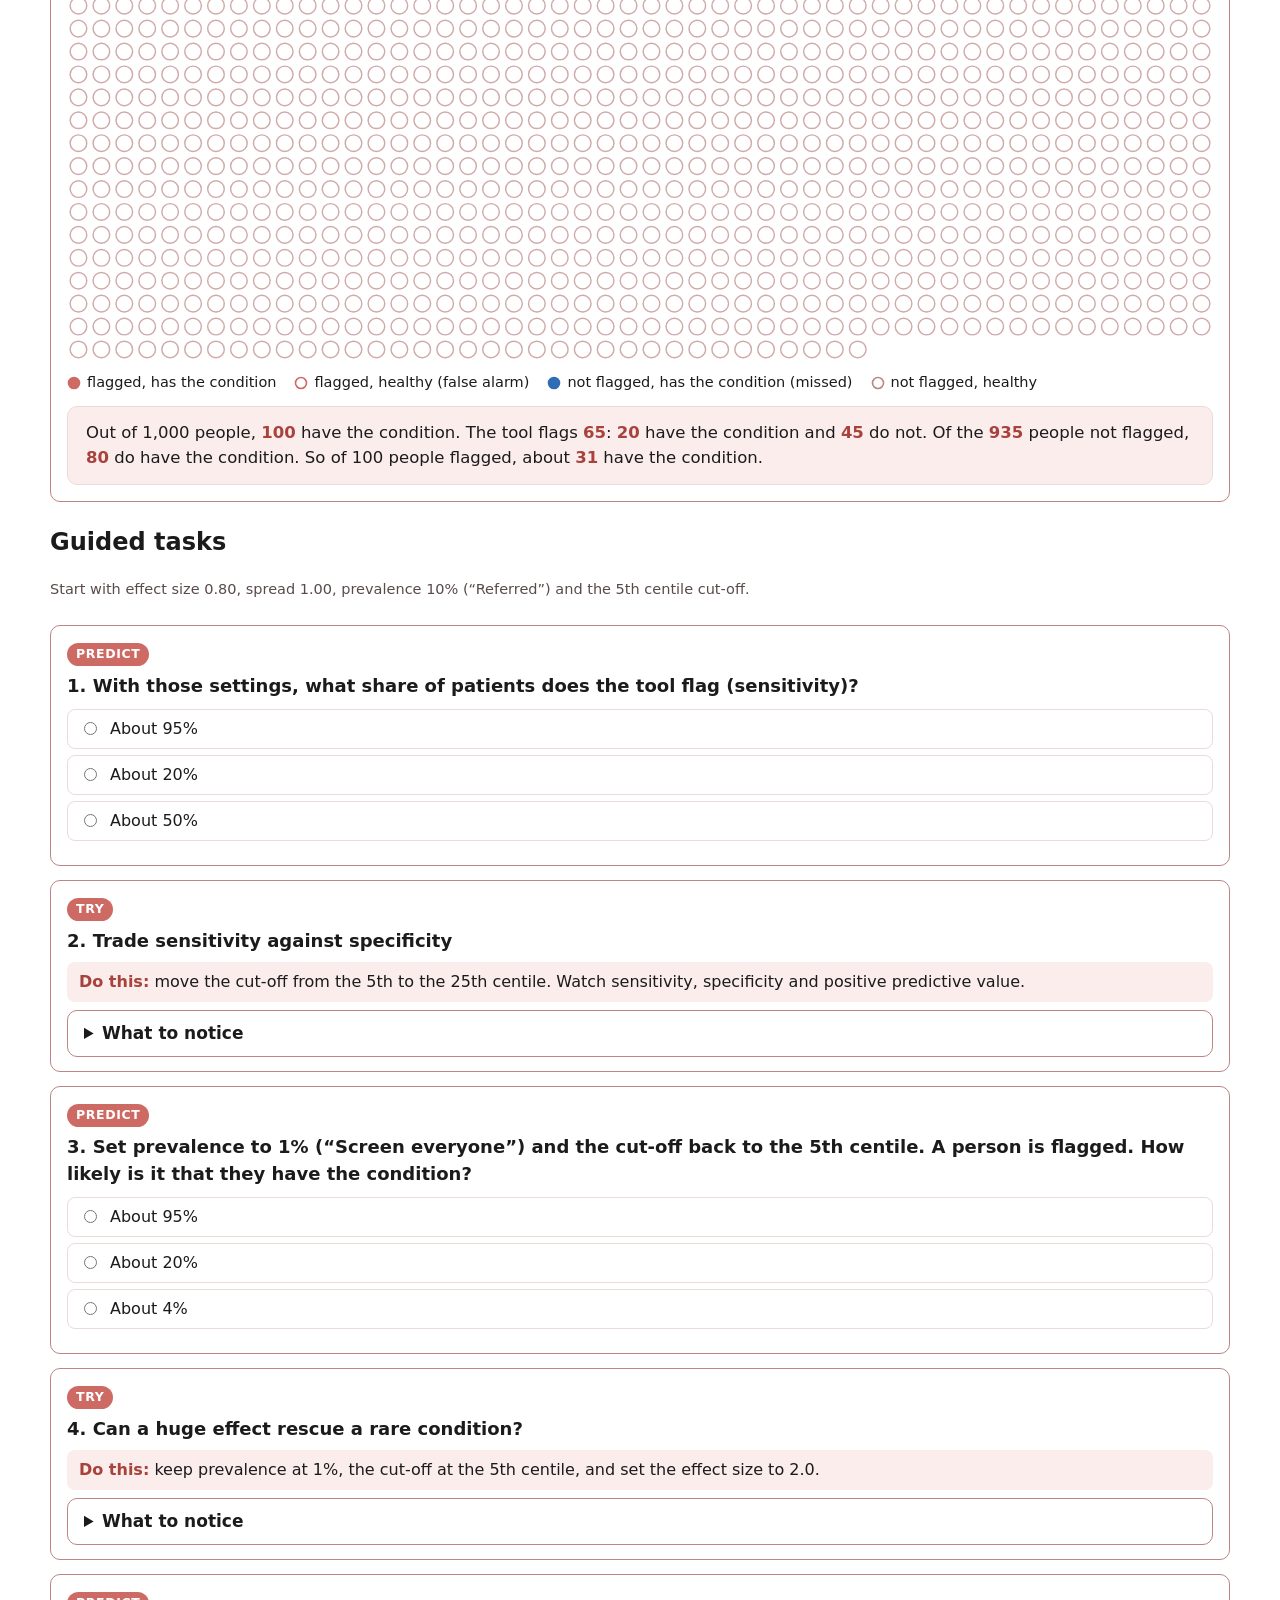
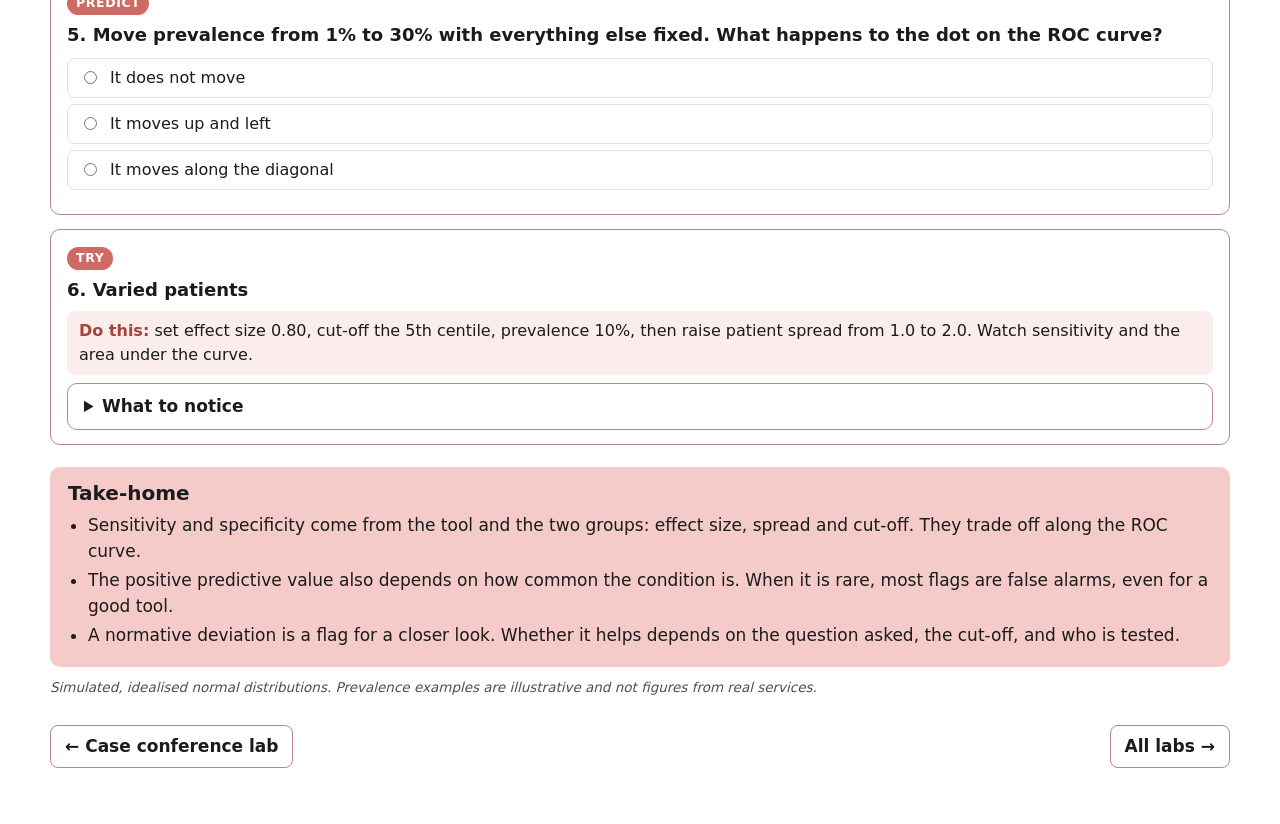
<file: pbs08-labs/lab8_flagging.html>
<!doctype html>
<html lang="en-GB">
<head>
<meta charset="utf-8">
<meta name="viewport" content="width=device-width, initial-scale=1">
<title>Flagging lab – PBS08</title>
<link rel="stylesheet" href="shared.css">
<style>
  .ctlgrid { display: grid; grid-template-columns: repeat(4, minmax(0, 1fr)); gap: 6px 22px; }
  @media (max-width: 1000px) { .ctlgrid { grid-template-columns: repeat(2, minmax(0, 1fr)); } }
  @media (max-width: 620px) { .ctlgrid { grid-template-columns: minmax(0, 1fr); } }
  .seg.chips { border: 0; gap: 6px; border-radius: 0; overflow: visible; margin-top: 4px; }
  .seg.chips button { border: 1.5px solid var(--rose); border-radius: 8px; font-size: 13.5px; padding: 4px 9px; }
  .seg.chips button:last-child { border-right: 1.5px solid var(--rose); }
  .legend { display: flex; flex-wrap: wrap; gap: 6px 18px; font-size: 14.5px; margin-top: 10px; }
  .legend span { display: inline-flex; align-items: center; gap: 6px; }
  .legend svg { width: 14px; height: 14px; }
  .tiles4 { display: grid; grid-template-columns: repeat(auto-fit, minmax(130px, 1fr)); gap: 10px; margin-top: 8px; }
  .formula { font-size: 16.5px; }
  .formula b { color: var(--coral-ink); }
</style>
</head>
<body>
<div class="wrap" id="root">
  <noscript><p class="callout">These labs need JavaScript. Please enable it and reload.</p></noscript>
</div>
<script src="shared.js"></script>
<script>
(function () {
  const { h, s, f } = PBS;
  const root = document.getElementById('root');
  const small = window.innerWidth < 700;

  /* ---------------------------------------------------------------- model
     Scores are z-scores from a normative model. Healthy people: N(0, 1). People with the condition:
     N(-d, sd). A person is flagged when their z-score is below the cut-off (a chosen centile). */
  const S = { d: 0.8, sd: 1, prev: 10, q: 5, scale: false };
  const Phi = PBS.normCdf, Pdf = PBS.normPdf;
  function calc(p) {
    const thr = PBS.normInv(p.q / 100);
    const sens = Phi((thr + p.d) / p.sd), fpr = Phi(thr), spec = 1 - fpr, pr = p.prev / 100;
    const ppv = pr * sens / (pr * sens + (1 - pr) * fpr), npv = (1 - pr) * spec / ((1 - pr) * spec + pr * (1 - sens));
    const auc = Phi(p.d / Math.sqrt(1 + p.sd * p.sd));
    return { thr, sens, spec, fpr, ppv, npv, auc, flagged: pr * sens + (1 - pr) * fpr };
  }
  let C = calc(S);

  root.append(
    h('h1', {}, 'Flagging lab'),
    h('p', { class: 'sub' }, 'A normative model gives each person a z-score. To use it as a tool, someone has to choose a cut-off and flag everyone below it. See who is caught, who is missed, and who is flagged by mistake.'),
    h('div', { class: 'callout' }, 'Everything here is simulated. People with a condition have z-scores that are on average lower than healthy people’s. Healthy people have z-scores that follow a standard normal curve, by definition of a normative model.'));

  /* controls */
  const slD = PBS.slider({ id: 'eff', label: 'How different are patients? (effect size)', min: 0, max: 2.5, step: 0.05, value: S.d, fmt: (v) => f(v, 2), hint: 'Average z-score of patients is minus this value.', onInput: (v) => { S.d = v; update(); } });
  const slS = PBS.slider({ id: 'het', label: 'How varied are patients? (spread)', min: 0.8, max: 2.5, step: 0.05, value: S.sd, fmt: (v) => f(v, 2), hint: '1 = as varied as healthy people. Higher: some patients far out, some not at all.', onInput: (v) => { S.sd = v; update(); } });
  const slP = PBS.slider({ id: 'prev', label: 'How common is the condition in the people tested?', min: 0.5, max: 50, step: 0.5, value: S.prev, fmt: (v) => f(v, 1) + '%', onInput: (v) => { S.prev = v; prevSeg.set(null); update(); } });
  const prevSeg = PBS.seg({ label: 'Prevalence examples', value: 10, options: [{ v: 1, label: 'Screen everyone (1%)' }, { v: 10, label: 'Referred (10%)' }, { v: 30, label: 'Selected clinic (30%)' }], onChange: (v) => { S.prev = v; slP.set(v); update(); } });
  prevSeg.classList.add('chips');
  const slQ = PBS.slider({ id: 'cut', label: 'Cut-off: flag people below the', min: 1, max: 40, step: 0.5, value: S.q, fmt: (v) => PBS.ord(v) + ' centile', hint: '', onInput: (v) => { S.q = v; update(); } });
  const cutHint = h('div', { class: 'hint', id: 'cuthint' });
  slQ.append(cutHint);
  const tiles = h('div', { class: 'tiles4', id: 'tiles', 'aria-live': 'polite' });
  const ctlCard = PBS.card('Set up the tool', [h('div', { class: 'ctlgrid' }, slD, slS, h('div', {}, slP, prevSeg), slQ), tiles]);
  root.append(ctlCard);
  const tile = (k, v, sub, c) => h('div', { class: 'stat' }, h('div', { class: 'k' }, k), h('div', { class: 'v' + (c ? ' coral' : '') }, v), sub ? h('div', { class: 'small', style: { fontSize: '12.5px', lineHeight: '1.25', marginTop: '2px' } }, sub) : null);

  /* distribution chart and ROC */
  const distHost = h('div', {}), rocHost = h('div', {});
  const scaleT = PBS.toggle({ id: 'scale', label: 'Size the curves by how many people are in each group', value: S.scale, onChange: (v) => { S.scale = v; update(); } });
  root.append(h('div', { class: 'cols2', style: { marginBottom: '20px' } },
    PBS.card('Two groups and a cut-off', [h('p', { class: 'small' }, 'Curves show z-scores. People to the left of the dashed line are flagged.'), distHost, h('div', { class: 'ctl', style: { marginTop: '8px', marginBottom: 0 } }, scaleT),
      h('div', { class: 'legend' }, h('span', {}, svgDot('var(--rose)', 'var(--rose)', 0.35), 'healthy people'), h('span', {}, svgDot('var(--coral)', 'var(--coral)', 0.5), 'people with the condition'), h('span', {}, svgDot('var(--orange)', 'var(--orange)', 0.8), 'healthy people flagged'))]),
    PBS.card('ROC curve: every possible cut-off', [h('p', { class: 'small' }, 'Each point on the curve is one cut-off. The dot is yours. The curve does not depend on how common the condition is.'), rocHost, h('div', { class: 'small', id: 'auc', style: { marginTop: '4px' } })])));
  function svgDot(fill, stroke, op) { return s('svg', { viewBox: '0 0 14 14' }, s('rect', { x: 1, y: 1, width: 12, height: 12, rx: 2, fill, 'fill-opacity': op, stroke, 'stroke-width': 1.3 })); }

  const XL = -5, XR = 3.6;
  const chD = PBS.chart(distHost, { w: 560, h: 330, m: { l: 20, r: 14, t: 14, b: 52 }, xd: [XL, XR], yd: [0, 1], xt: [-4, -3, -2, -1, 0, 1, 2, 3], yt: [], yaxis: false, xfmt: (v) => (v < 0 ? '−' + (-v) : String(v)), xlabel: 'z-score from the normative model', label: 'Score distributions of healthy people and patients, with a cut-off' });
  const chR = PBS.chart(rocHost, { w: 420, h: 330, m: { l: 58, r: 16, t: 14, b: 50 }, xd: [0, 1], yd: [0, 1], xt: [0, 0.25, 0.5, 0.75, 1], yt: [0, 0.25, 0.5, 0.75, 1], xfmt: (v) => Math.round(v * 100) + '%', yfmt: (v) => Math.round(v * 100) + '%', xlabel: 'Healthy people flagged', ylabel: 'Patients flagged', label: 'ROC curve' });

  function drawDist() {
    const L = chD.layer(), g = s('g', { 'clip-path': chD.clip }); L.append(g);
    const pr = S.prev / 100, wH = S.scale ? 1 - pr : 1, wP = S.scale ? pr : 1;
    const xs = []; for (let i = 0; i <= 260; i++) xs.push(XL + (XR - XL) * i / 260);
    const hy = (x) => Pdf(x) * wH, py = (x) => Pdf((x + S.d) / S.sd) / S.sd * wP;
    const ymax = Math.max(...xs.map((x) => Math.max(hy(x), py(x)))) * 1.12;
    const Y = (v) => chD.m.t + chD.ih - v / ymax * chD.ih;
    const path = (fn, upto) => { const pts = xs.filter((x) => x <= upto); if (!pts.length) return ''; return pts.map((x, i) => (i ? 'L' : 'M') + chD.x(x).toFixed(1) + ' ' + Y(fn(x)).toFixed(1)).join('') + `L${chD.x(upto)} ${Y(fn(upto))}L${chD.x(upto)} ${Y(0)}L${chD.x(pts[0])} ${Y(0)}Z`; };
    const full = (fn) => xs.map((x, i) => (i ? 'L' : 'M') + chD.x(x).toFixed(1) + ' ' + Y(fn(x)).toFixed(1)).join('');
    g.append(s('path', { d: path(hy, XR), fill: 'var(--rose)', 'fill-opacity': 0.28 }));
    g.append(s('path', { d: path(py, XR), fill: 'var(--coral)', 'fill-opacity': 0.22 }));
    g.append(s('path', { d: path(hy, C.thr), fill: 'var(--orange)', 'fill-opacity': 0.8 }));
    g.append(s('path', { d: path(py, C.thr), fill: 'var(--coral)', 'fill-opacity': 0.6 }));
    g.append(s('path', { d: full(hy), fill: 'none', stroke: 'var(--muted)', 'stroke-width': 2 }));
    g.append(s('path', { d: full(py), fill: 'none', stroke: 'var(--coral-ink)', 'stroke-width': 2.4 }));
    const tx = chD.x(C.thr);
    L.append(s('line', { x1: tx, x2: tx, y1: chD.m.t, y2: chD.m.t + chD.ih, stroke: 'var(--ink)', 'stroke-width': 2, 'stroke-dasharray': '6 4' }));
    L.append(s('text', { class: 'note', x: tx - 6, y: chD.m.t + 14, 'text-anchor': 'end', text: 'flagged', style: 'font-weight:700' }));
    L.append(s('text', { class: 'note', x: tx + 6, y: chD.m.t + 14, text: 'not flagged', style: 'font-weight:700' }));
  }
  function drawRoc() {
    const L = chR.layer(), g = s('g', { 'clip-path': chR.clip }); L.append(g);
    g.append(s('line', { x1: chR.x(0), y1: chR.y(0), x2: chR.x(1), y2: chR.y(1), stroke: 'var(--muted)', 'stroke-width': 1.4, 'stroke-dasharray': '5 4' }));
    const pts = []; for (let z = -6; z <= 6.001; z += 0.05) pts.push([Phi(z), Phi((z + S.d) / S.sd)]);
    g.append(s('path', { d: pts.map((p, i) => (i ? 'L' : 'M') + chR.x(p[0]).toFixed(1) + ' ' + chR.y(p[1]).toFixed(1)).join(''), fill: 'none', stroke: 'var(--coral)', 'stroke-width': 3 }));
    L.append(s('circle', { cx: chR.x(C.fpr), cy: chR.y(C.sens), r: 7, fill: 'var(--coral-ink)', stroke: 'var(--card)', 'stroke-width': 2.2 }));
    L.append(s('text', { class: 'note', x: chR.x(0.98), y: chR.y(0.07), 'text-anchor': 'end', text: 'chance (no information)', style: 'font-size:12.5px;fill:var(--muted)' }));
    document.getElementById('auc').innerHTML = 'Area under the curve: <b>' + f(C.auc, 2) + '</b> (0.50 is chance, 1.00 is perfect). Your cut-off: catches <b>' + Math.round(C.sens * 100) + '%</b> of patients and flags <b>' + f(C.fpr * 100, 1) + '%</b> of healthy people.';
  }

  /* the thousand people */
  const waffle = h('div', { id: 'waffle' });
  const sent = h('div', { class: 'callout soft formula', id: 'sent', style: { marginTop: '12px', marginBottom: 0 }, 'aria-live': 'polite' });
  const lg = h('div', { class: 'legend' });
  const dotKey = (fill, stroke, txt) => h('span', {}, s('svg', { viewBox: '0 0 14 14' }, s('circle', { cx: 7, cy: 7, r: 5.5, fill, stroke, 'stroke-width': 1.6 })), txt);
  lg.append(dotKey('var(--coral)', 'var(--coral)', 'flagged, has the condition'), dotKey('none', 'var(--coral)', 'flagged, healthy (false alarm)'), dotKey('var(--blue)', 'var(--blue)', 'not flagged, has the condition (missed)'), dotKey('none', 'var(--rose)', 'not flagged, healthy'));
  root.append(PBS.card('The same tool in 1,000 people', [h('p', { class: 'small' }, 'Expected numbers. The top rows are everyone the tool flags; look at how many of them are filled.'), waffle, lg, sent]));

  function drawWaffle() {
    const N = 1000, cases = Math.round(S.prev / 100 * N), TP = Math.round(cases * C.sens), FN = cases - TP, healthy = N - cases, FP = Math.round(healthy * C.fpr), TN = healthy - FP;
    PBS.clear(waffle);
    const cols = small ? 25 : 50, cell = small ? 14 : 16, F0 = TP + FP, rowsF = Math.ceil(F0 / cols), rowsN = Math.ceil((FN + TN) / cols), gap = 12;
    const W = cols * cell, Hh = (rowsF + rowsN) * cell + gap + 2;
    const svg = s('svg', { viewBox: `0 0 ${W} ${Hh}`, class: 'chart', role: 'img', 'aria-label': 'Expected result of the tool in 1000 people: ' + TP + ' true flags, ' + FP + ' false alarms, ' + FN + ' missed, ' + TN + ' correctly not flagged' });
    const seq = [].concat(Array(TP).fill(0), Array(FP).fill(1)), seq2 = [].concat(Array(FN).fill(2), Array(TN).fill(3));
    const sty = [['var(--coral)', 'var(--coral)'], ['none', 'var(--coral)'], ['var(--blue)', 'var(--blue)'], ['none', 'var(--rose)']];
    const put = (arr, y0) => arr.forEach((k, i) => { const r = Math.floor(i / cols), c = i % cols; svg.append(s('circle', { cx: c * cell + cell / 2, cy: y0 + r * cell + cell / 2, r: cell / 2 - 2.2, fill: sty[k][0], stroke: sty[k][1], 'stroke-width': k === 3 ? 1 : 1.5, 'stroke-opacity': k === 3 ? 0.7 : 1 })); });
    put(seq, 1); put(seq2, 1 + rowsF * cell + gap);
    if (F0 > 0) svg.append(s('line', { x1: 0, x2: W, y1: rowsF * cell + gap / 2 + 1, y2: rowsF * cell + gap / 2 + 1, stroke: 'var(--grid)', 'stroke-width': 1.5 }));
    waffle.append(svg);
    const F = TP + FP, NF = FN + TN;
    sent.innerHTML = 'Out of 1,000 people, <b>' + cases + '</b> have the condition. The tool flags <b>' + F + '</b>: <b>' + TP + '</b> have the condition and <b>' + FP + '</b> do not. Of the <b>' + NF + '</b> people not flagged, <b>' + FN + '</b> do have the condition. ' + (F ? 'So of 100 people flagged, about <b>' + Math.round(TP / F * 100) + '</b> have the condition.' : 'Nobody is flagged at this cut-off.');
  }
  function drawTiles() {
    PBS.clear(tiles);
    const pc = (v) => (isFinite(v) ? Math.round(v * 100) + '%' : '–');
    tiles.append(tile('Sensitivity', pc(C.sens), 'patients flagged', true), tile('Specificity', pc(C.spec), 'healthy not flagged'), tile('Positive predictive value', pc(C.ppv), 'flagged who have it', true), tile('Negative predictive value', pc(C.npv), 'not flagged who are healthy'), tile('Flagged overall', f(C.flagged * 100, 1) + '%', 'of everyone tested'));
    document.getElementById('cuthint').textContent = 'A z-score below ' + f(C.thr, 2) + '. About ' + f(S.q, 1) + '% of healthy people fall below it.';
  }
  function update() { C = calc(S); drawTiles(); drawDist(); drawRoc(); drawWaffle(); }

  /* ---------------------------------------------------------------- tasks */
  const tasks = h('div', { class: 'tasks', style: { marginTop: '26px' } },
    h('h2', {}, 'Guided tasks'),
    h('p', { class: 'small' }, 'Start with effect size 0.80, spread 1.00, prevalence 10% (“Referred”) and the 5th centile cut-off.'),
    PBS.task({ tag: 'Predict', title: '1. With those settings, what share of patients does the tool flag (sensitivity)?',
      options: [{ t: 'About 95%', fb: '95% is the specificity: the share of healthy people who are not flagged. The 5th centile cut-off flags only 5% of them.' }, { t: 'About 20%', ok: true, fb: 'The average patient sits 0.8 SD below average, which is not far past the cut-off at −1.65. Only about one patient in five falls below it. A tool can have excellent specificity and still miss most patients.' }, { t: 'About 50%', fb: 'That would need the average patient to sit exactly on the cut-off.' }] }),
    PBS.doTask({ tag: 'Try', title: '2. Trade sensitivity against specificity', doit: '<b>Do this:</b> move the cut-off from the 5th to the 25th centile. Watch sensitivity, specificity and positive predictive value.',
      reveal: 'Sensitivity rises to about 55%, but specificity falls to 75% and the positive predictive value falls too, because many more healthy people are flagged. Moving the cut-off moves you along the ROC curve: you gain one and lose the other.' }),
    PBS.task({ tag: 'Predict', title: '3. Set prevalence to 1% (“Screen everyone”) and the cut-off back to the 5th centile. A person is flagged. How likely is it that they have the condition?',
      options: [{ t: 'About 95%', fb: 'Specificity is 95%, but that is the share of healthy people who are not flagged, which is a different question.' }, { t: 'About 20%', fb: 'That is the sensitivity. The question is about the flagged person, not the patients.' }, { t: 'About 4%', ok: true, fb: 'Of 1,000 people, 10 have the condition and about 2 are flagged. Of the 990 healthy, about 50 are flagged. So 2 out of 52 flagged people, about 4%, have it. Most flags are false alarms.' }] }),
    PBS.doTask({ tag: 'Try', title: '4. Can a huge effect rescue a rare condition?', doit: '<b>Do this:</b> keep prevalence at 1%, the cut-off at the 5th centile, and set the effect size to 2.0.',
      reveal: 'Sensitivity rises to about 64%, but the positive predictive value is still only about 11%: roughly nine flags in ten are false alarms. With a rare condition, even a very good tool produces mostly false alarms unless the cut-off is much stricter.' }),
    PBS.task({ tag: 'Predict', title: '5. Move prevalence from 1% to 30% with everything else fixed. What happens to the dot on the ROC curve?',
      options: [{ t: 'It does not move', ok: true, fb: 'Sensitivity and specificity are properties of the tool and the two groups. Prevalence changes who is in the room, which changes the positive predictive value, not the ROC point.' }, { t: 'It moves up and left', fb: 'The ROC point is made from sensitivity and specificity, and these do not depend on how common the condition is.' }, { t: 'It moves along the diagonal', fb: 'It stays where it is. Check the tiles: sensitivity and specificity do not change, while the positive predictive value does.' }] }),
    PBS.doTask({ tag: 'Try', title: '6. Varied patients', doit: '<b>Do this:</b> set effect size 0.80, cut-off the 5th centile, prevalence 10%, then raise patient spread from 1.0 to 2.0. Watch sensitivity and the area under the curve.',
      reveal: 'Sensitivity at the 5th centile rises from about 20% to about 34%, because the widest patients reach far into the tail. The overall separation (area under the curve) falls from about 0.71 to 0.64, because many patients now overlap healthy people. If only a subset of patients is strongly affected, as in the same-average lab, a strict cut-off finds that subset but misses the rest.' }));
  root.append(tasks);
  root.append(PBS.takeaway([
    'Sensitivity and specificity come from the tool and the two groups: effect size, spread and cut-off. They trade off along the ROC curve.',
    'The positive predictive value also depends on how common the condition is. When it is rare, most flags are false alarms, even for a good tool.',
    'A normative deviation is a flag for a closer look. Whether it helps depends on the question asked, the cut-off, and who is tested.']));
  root.append(h('p', { class: 'src' }, 'Simulated, idealised normal distributions. Prevalence examples are illustrative and not figures from real services.'));

  PBS.frame('flagging', root);
  update();
  window.__lab = { S, calc, update };
})();
</script>
</body>
</html>
</file>
<file: pbs08-labs/shared.css>
/* PBS08 online labs: shared styles.
   Layout concept: one working area per lab (controls beside a live chart), guided tasks underneath,
   in the same white / pink / coral language as the lecture slides. */
:root {
  --bg: #ffffff;
  --ink: #1b1b1b;
  --muted: #5a4b4a;
  --pink: #f4cbc9;
  --pink-soft: #fbedec;
  --coral: #ce6a64;
  --coral-ink: #a8423c;
  --rose: #bb8685;
  --blue: #2f6db5;
  --orange: #e8872f;
  --grid: #eadcdb;
  --card: #ffffff;
  --ok: #2f7d57;
  --ok-bg: #e3f1ea;
  --warn-bg: #fbe8d2;
  --bad: #a8423c;
  --bad-bg: #f9e2e0;
  --btn-ink: #ffffff;
  --font: Calibri, Carlito, "Segoe UI", system-ui, -apple-system, "Helvetica Neue", Arial, sans-serif;
  --mono: ui-monospace, "SF Mono", Menlo, Consolas, monospace;
}
@media (prefers-color-scheme: dark) {
  :root:not([data-theme="light"]) {
    --bg: #171414; --ink: #f4eceb; --muted: #c9b8b6; --pink: #4a2f2e; --pink-soft: #261d1d;
    --coral: #e8847e; --coral-ink: #f0a09a; --rose: #a98180; --blue: #78a9ea; --orange: #f2a45f;
    --grid: #3a2f2f; --card: #1e1919; --ok: #7cc7a0; --ok-bg: #1f3a2d; --warn-bg: #4a3520; --bad: #f0a09a; --bad-bg: #4a2523;
    --btn-ink: #1b1313; color-scheme: dark;
  }
}
:root[data-theme="dark"] {
  --bg: #171414; --ink: #f4eceb; --muted: #c9b8b6; --pink: #4a2f2e; --pink-soft: #261d1d;
  --coral: #e8847e; --coral-ink: #f0a09a; --rose: #a98180; --blue: #78a9ea; --orange: #f2a45f;
  --grid: #3a2f2f; --card: #1e1919; --ok: #7cc7a0; --ok-bg: #1f3a2d; --warn-bg: #4a3520; --bad: #f0a09a; --bad-bg: #4a2523;
  --btn-ink: #1b1313; color-scheme: dark;
}

* { box-sizing: border-box; }
body { background: var(--bg); color: var(--ink); font-family: var(--font); font-size: 17px; line-height: 1.5; margin: 0; padding-inline: 18px; padding-block: 0 56px; }
.wrap { max-width: 1180px; margin-inline: auto; }
a { color: var(--coral-ink); }
a:focus-visible, button:focus-visible, input:focus-visible, select:focus-visible, summary:focus-visible { outline: 3px solid var(--blue); outline-offset: 2px; }

/* top bar */
.topbar { display: flex; flex-wrap: wrap; align-items: center; justify-content: space-between; gap: 8px 16px; padding-block: 14px; font-size: 15px; color: var(--muted); border-bottom: 1px solid var(--grid); margin-bottom: 26px; }
.topbar a { text-decoration: none; font-weight: 700; }
.topbar .crumbs { display: flex; flex-wrap: wrap; gap: 4px 16px; }
.pill { display: inline-block; padding: 1px 10px; border-radius: 99px; background: var(--pink); color: var(--ink); font-size: 13px; font-weight: 700; letter-spacing: .02em; }

h1 { font-size: clamp(28px, 4.4vw, 40px); line-height: 1.12; font-weight: 800; margin: 0 0 10px; text-wrap: balance; }
h2 { font-size: 24px; line-height: 1.2; font-weight: 800; margin: 0 0 8px; text-wrap: balance; }
h3 { font-size: 18px; font-weight: 800; margin: 0 0 6px; }
p { margin: 0 0 10px; }
.sub { color: var(--muted); font-size: 18px; max-width: 70ch; margin-bottom: 18px; }
.callout { background: var(--pink); border-radius: 10px; padding: 14px 18px; font-weight: 700; margin-bottom: 16px; }
.callout.soft { background: var(--pink-soft); font-weight: 400; border: 1px solid var(--grid); }
.callout b { font-weight: 800; }
.small { font-size: 14.5px; color: var(--muted); }
.coral { color: var(--coral-ink); }
.src { font-style: italic; font-size: 13.5px; color: var(--muted); margin-top: 10px; }

/* working area */
.lab { display: grid; grid-template-columns: minmax(0, 1fr) 340px; gap: 20px; align-items: start; margin-bottom: 26px; }
.lab.wide-controls { grid-template-columns: minmax(0, 1fr) 380px; }
@media (max-width: 920px) { .lab, .lab.wide-controls { grid-template-columns: minmax(0, 1fr); } }
.card { background: var(--card); border: 1.25px solid var(--rose); border-radius: 10px; overflow: hidden; min-width: 0; }
.card > .head { background: var(--pink); padding: 9px 16px; font-weight: 800; font-size: 17px; display: flex; justify-content: space-between; gap: 10px; align-items: center; flex-wrap: wrap; }
.card > .body { padding: 14px 16px 16px; }
.stack { display: flex; flex-direction: column; gap: 16px; min-width: 0; }
.row { display: flex; flex-wrap: wrap; gap: 10px; align-items: center; }
.cols2 { display: grid; grid-template-columns: repeat(2, minmax(0, 1fr)); gap: 16px; }
@media (max-width: 720px) { .cols2 { grid-template-columns: minmax(0, 1fr); } }

/* controls */
.ctl { margin-bottom: 14px; }
.ctl label, .ctl .lbl { display: flex; justify-content: space-between; gap: 8px; font-weight: 700; font-size: 15.5px; margin-bottom: 4px; }
.ctl output { font-variant-numeric: tabular-nums; color: var(--coral-ink); font-weight: 800; }
.ctl .hint { font-size: 13.5px; color: var(--muted); margin-top: 2px; }
input[type="range"] { width: 100%; accent-color: var(--coral); height: 28px; margin: 0; }
.btn { appearance: none; border: 2px solid var(--coral); background: var(--coral); color: var(--btn-ink); font: inherit; font-weight: 800; font-size: 16px; padding: 8px 16px; border-radius: 8px; cursor: pointer; }
.btn:hover { filter: brightness(1.06); }
.btn.alt { background: transparent; color: var(--coral-ink); }
.btn.sm { font-size: 14.5px; padding: 5px 11px; }
.btn[disabled] { opacity: .45; cursor: not-allowed; }
.seg { display: inline-flex; flex-wrap: wrap; border: 1.5px solid var(--rose); border-radius: 8px; overflow: hidden; }
.seg button { appearance: none; border: 0; border-right: 1.5px solid var(--rose); background: var(--card); color: var(--ink); font: inherit; font-weight: 700; font-size: 15px; padding: 6px 12px; cursor: pointer; }
.seg button:last-child { border-right: 0; }
.seg button[aria-pressed="true"] { background: var(--coral); color: var(--btn-ink); }
.toggle { display: flex; align-items: center; gap: 10px; font-weight: 700; font-size: 15.5px; cursor: pointer; }
.ctl .toggle, .toggle { justify-content: flex-start; }
.toggle input { width: 20px; height: 20px; accent-color: var(--coral); }

/* readouts */
.stats { display: grid; grid-template-columns: repeat(auto-fit, minmax(120px, 1fr)); gap: 10px; }
.stat { background: var(--pink-soft); border: 1px solid var(--grid); border-radius: 8px; padding: 8px 12px; }
.stat .k { font-size: 13.5px; color: var(--muted); font-weight: 700; }
.stat .v { font-size: 24px; font-weight: 800; font-variant-numeric: tabular-nums; line-height: 1.15; }
.stat .v.coral { color: var(--coral-ink); }
table.t { border-collapse: collapse; width: 100%; font-size: 15px; font-variant-numeric: tabular-nums; }
table.t th { text-align: left; background: var(--ink); color: var(--bg); padding: 6px 10px; font-weight: 700; }
table.t td { padding: 6px 10px; border-bottom: 1px solid var(--grid); }
table.t td.n, table.t th.n { text-align: right; }
table.t td.n { white-space: nowrap; }
.scroll-x { overflow-x: auto; }

/* charts */
svg.chart { width: 100%; height: auto; display: block; }
svg .tick { fill: var(--muted); font-size: 13px; font-family: var(--font); }
svg .axl { fill: var(--ink); font-size: 14px; font-weight: 700; font-family: var(--font); }
svg .note { fill: var(--ink); font-size: 14px; font-family: var(--font); }
svg .grid { stroke: var(--grid); stroke-width: 1; }
svg .axis { stroke: var(--muted); stroke-width: 1.4; }

/* tasks */
.tasks { display: flex; flex-direction: column; gap: 14px; }
.task { border: 1.25px solid var(--rose); border-radius: 10px; padding: 14px 16px; background: var(--card); }
.task .tag { display: inline-block; background: var(--coral); color: var(--btn-ink); font-size: 12.5px; font-weight: 800; letter-spacing: .05em; text-transform: uppercase; padding: 2px 9px; border-radius: 99px; margin-bottom: 6px; }
.task h3 { margin-bottom: 4px; }
.task .opts { display: flex; flex-direction: column; gap: 6px; margin: 10px 0; }
.task .opt { display: flex; gap: 10px; align-items: flex-start; padding: 7px 11px; border: 1.5px solid var(--grid); border-radius: 8px; cursor: pointer; font-size: 16px; }
.task .opt:hover { border-color: var(--rose); }
.task .opt input { margin-top: 5px; accent-color: var(--coral); }
.task .opt.ok { border-color: var(--ok); background: var(--ok-bg); }
.task .opt.no { border-color: var(--bad); background: var(--bad-bg); }
.task .fb { margin-top: 8px; padding: 9px 13px; border-radius: 8px; background: var(--pink-soft); border: 1px solid var(--grid); font-size: 16px; }
.task .fb b { font-weight: 800; }
.task .do { background: var(--pink-soft); border-left: 0; border-radius: 8px; padding: 8px 12px; margin: 8px 0; font-size: 16px; }
.task .do b { color: var(--coral-ink); }
.task .row .small { margin: 0; }
details.more { border: 1.25px solid var(--rose); border-radius: 10px; padding: 10px 16px; background: var(--card); }
details.more summary { cursor: pointer; font-weight: 800; }
.takeaway { background: var(--pink); border-radius: 10px; padding: 14px 18px; margin-top: 22px; }
.takeaway h2 { font-size: 20px; }
.takeaway ul { margin: 6px 0 0; padding-left: 20px; }
.takeaway li { margin-bottom: 4px; }
.pagenav { display: flex; justify-content: space-between; flex-wrap: wrap; gap: 10px; margin-top: 28px; }
.pagenav a { font-weight: 800; text-decoration: none; padding: 8px 14px; border: 1.5px solid var(--rose); border-radius: 8px; color: var(--ink); }
.pagenav a:hover { background: var(--pink); }
@media (prefers-reduced-motion: no-preference) { .fade { animation: fadein .25s ease-out; } }
@keyframes fadein { from { opacity: .0; transform: translateY(3px); } to { opacity: 1; transform: none; } }
</file>
